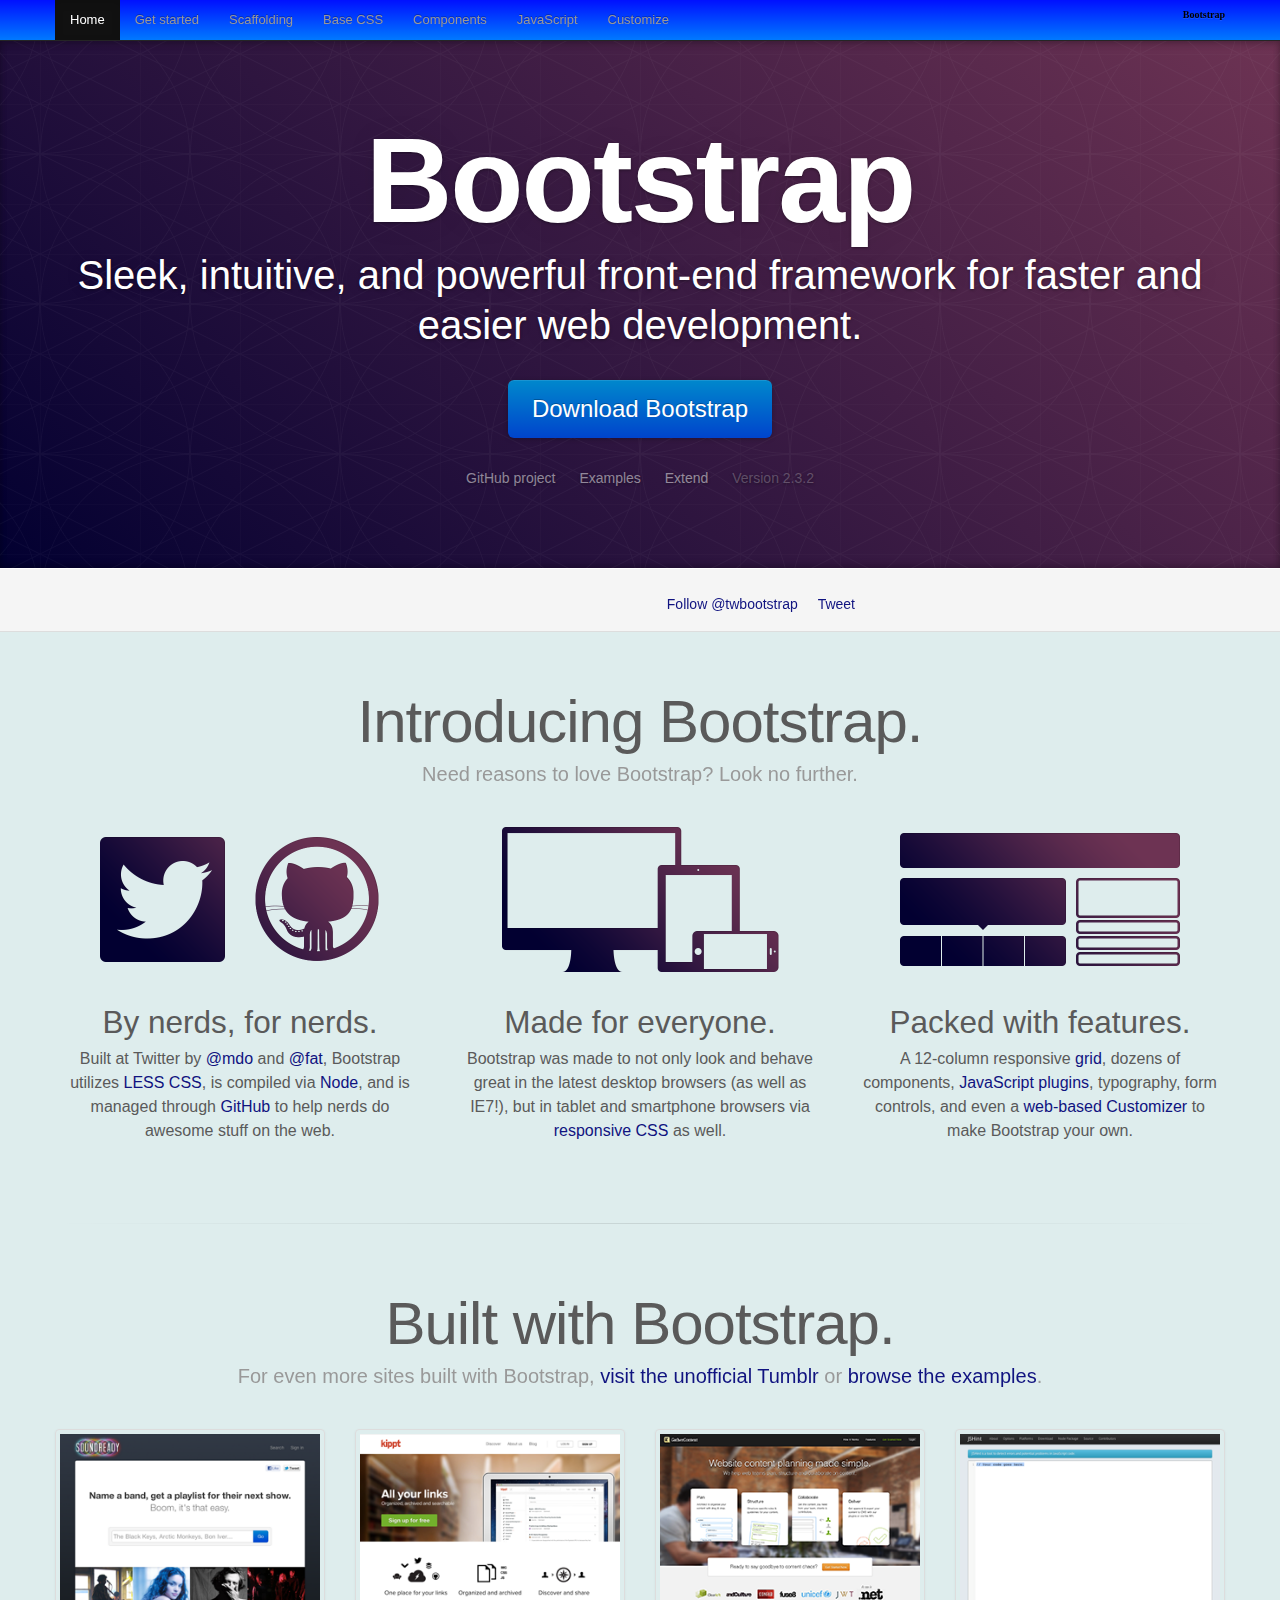
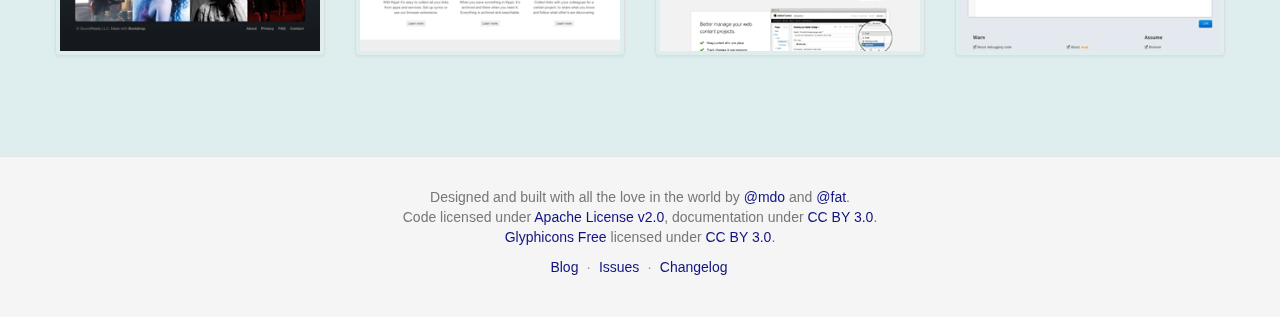
<file: promodominus/static/bootstrap/docs/index.html>
<!DOCTYPE html>
<html lang="en">
  <head>
    <meta charset="utf-8">
    <title>Bootstrap</title>
    <meta name="viewport" content="width=device-width, initial-scale=1.0">
    <meta name="description" content="">
    <meta name="author" content="">

    <!-- Le styles -->
    <link href="assets/css/bootstrap.css" rel="stylesheet">
    <link href="assets/css/bootstrap-responsive.css" rel="stylesheet">
    <link href="assets/css/docs.css" rel="stylesheet">
    <link href="assets/js/google-code-prettify/prettify.css" rel="stylesheet">

    <!-- Le HTML5 shim, for IE6-8 support of HTML5 elements -->
    <!--[if lt IE 9]>
      <script src="assets/js/html5shiv.js"></script>
    <![endif]-->

    <!-- Le fav and touch icons -->
    <link rel="apple-touch-icon-precomposed" sizes="144x144" href="assets/ico/apple-touch-icon-144-precomposed.png">
    <link rel="apple-touch-icon-precomposed" sizes="114x114" href="assets/ico/apple-touch-icon-114-precomposed.png">
      <link rel="apple-touch-icon-precomposed" sizes="72x72" href="assets/ico/apple-touch-icon-72-precomposed.png">
                    <link rel="apple-touch-icon-precomposed" href="assets/ico/apple-touch-icon-57-precomposed.png">
                                   <link rel="shortcut icon" href="assets/ico/favicon.png">

    <script type="text/javascript">
      var _gaq = _gaq || [];
      _gaq.push(['_setAccount', 'UA-146052-10']);
      _gaq.push(['_trackPageview']);
      (function() {
        var ga = document.createElement('script'); ga.type = 'text/javascript'; ga.async = true;
        ga.src = ('https:' == document.location.protocol ? 'https://ssl' : 'http://www') + '.google-analytics.com/ga.js';
        var s = document.getElementsByTagName('script')[0]; s.parentNode.insertBefore(ga, s);
      })();
    </script>
  </head>

  <body data-spy="scroll" data-target=".bs-docs-sidebar">

    <!-- Navbar
    ================================================== -->
    <div class="navbar navbar-inverse navbar-fixed-top">
      <div class="navbar-inner">
        <div class="container">
          <button type="button" class="btn btn-navbar" data-toggle="collapse" data-target=".nav-collapse">
            <span class="icon-bar"></span>
            <span class="icon-bar"></span>
            <span class="icon-bar"></span>
          </button>
          <a class="brand" href="./index.html">Bootstrap</a>
          <div class="nav-collapse collapse">
            <ul class="nav">
              <li class="active">
                <a href="./index.html">Home</a>
              </li>
              <li class="">
                <a href="./getting-started.html">Get started</a>
              </li>
              <li class="">
                <a href="./scaffolding.html">Scaffolding</a>
              </li>
              <li class="">
                <a href="./base-css.html">Base CSS</a>
              </li>
              <li class="">
                <a href="./components.html">Components</a>
              </li>
              <li class="">
                <a href="./javascript.html">JavaScript</a>
              </li>
              <li class="">
                <a href="./customize.html">Customize</a>
              </li>
            </ul>
          </div>
        </div>
      </div>
    </div>

<div class="jumbotron masthead">
  <div class="container">
    <h1>Bootstrap</h1>
    <p>Sleek, intuitive, and powerful front-end framework for faster and easier web development.</p>
    <p>
      <a href="assets/bootstrap.zip" class="btn btn-primary btn-large" onclick="_gaq.push(['_trackEvent', 'Jumbotron actions', 'Download', 'Download 2.3.2']);">Download Bootstrap</a>
    </p>
    <ul class="masthead-links">
      <li>
        <a href="http://github.com/twitter/bootstrap" onclick="_gaq.push(['_trackEvent', 'Jumbotron actions', 'Jumbotron links', 'GitHub project']);">GitHub project</a>
      </li>
      <li>
        <a href="./getting-started.html#examples" onclick="_gaq.push(['_trackEvent', 'Jumbotron actions', 'Jumbotron links', 'Examples']);">Examples</a>
      </li>
      <li>
        <a href="./extend.html" onclick="_gaq.push(['_trackEvent', 'Jumbotron actions', 'Jumbotron links', 'Extend']);">Extend</a>
      </li>
      <li>
        Version 2.3.2
      </li>
    </ul>
  </div>
</div>

<div class="bs-docs-social">
  <div class="container">
    <ul class="bs-docs-social-buttons">
      <li>
        <iframe class="github-btn" src="http://ghbtns.com/github-btn.html?user=twbs&repo=bootstrap&type=watch&count=true" allowtransparency="true" frameborder="0" scrolling="0" width="100px" height="20px"></iframe>
      </li>
      <li>
        <iframe class="github-btn" src="http://ghbtns.com/github-btn.html?user=twbs&repo=bootstrap&type=fork&count=true" allowtransparency="true" frameborder="0" scrolling="0" width="102px" height="20px"></iframe>
      </li>
      <li class="follow-btn">
        <a href="https://twitter.com/twbootstrap" class="twitter-follow-button" data-link-color="#0069D6" data-show-count="true">Follow @twbootstrap</a>
      </li>
      <li class="tweet-btn">
        <a href="https://twitter.com/share" class="twitter-share-button" data-url="http://twbs.github.com/bootstrap/" data-count="horizontal" data-via="twbootstrap" data-related="mdo:Creator of Twitter Bootstrap">Tweet</a>
      </li>
    </ul>
  </div>
</div>

<div class="container">

  <div class="marketing">

    <h1>Introducing Bootstrap.</h1>
    <p class="marketing-byline">Need reasons to love Bootstrap? Look no further.</p>

    <div class="row-fluid">
      <div class="span4">
        <img class="marketing-img" src="assets/img/bs-docs-twitter-github.png">
        <h2>By nerds, for nerds.</h2>
        <p>Built at Twitter by <a href="http://twitter.com/mdo">@mdo</a> and <a href="http://twitter.com/fat">@fat</a>, Bootstrap utilizes <a href="http://lesscss.org">LESS CSS</a>, is compiled via <a href="http://nodejs.org">Node</a>, and is managed through <a href="http://github.com">GitHub</a> to help nerds do awesome stuff on the web.</p>
      </div>
      <div class="span4">
        <img class="marketing-img" src="assets/img/bs-docs-responsive-illustrations.png">
        <h2>Made for everyone.</h2>
        <p>Bootstrap was made to not only look and behave great in the latest desktop browsers (as well as IE7!), but in tablet and smartphone browsers via <a href="./scaffolding.html#responsive">responsive CSS</a> as well.</p>
      </div>
      <div class="span4">
        <img class="marketing-img" src="assets/img/bs-docs-bootstrap-features.png">
        <h2>Packed with features.</h2>
        <p>A 12-column responsive <a href="./scaffolding.html#gridSystem">grid</a>, dozens of components, <a href="./javascript.html">JavaScript plugins</a>, typography, form controls, and even a <a href="./customize.html">web-based Customizer</a> to make Bootstrap your own.</p>
      </div>
    </div>

    <hr class="soften">

    <h1>Built with Bootstrap.</h1>
    <p class="marketing-byline">For even more sites built with Bootstrap, <a href="http://builtwithbootstrap.tumblr.com/" target="_blank">visit the unofficial Tumblr</a> or <a href="./getting-started.html#examples">browse the examples</a>.</p>
    <div class="row-fluid">
      <ul class="thumbnails example-sites">
        <li class="span3">
          <a class="thumbnail" href="http://soundready.fm/" target="_blank">
            <img src="assets/img/example-sites/soundready.png" alt="SoundReady.fm">
          </a>
        </li>
        <li class="span3">
          <a class="thumbnail" href="http://kippt.com/" target="_blank">
            <img src="assets/img/example-sites/kippt.png" alt="Kippt">
          </a>
        </li>
        <li class="span3">
          <a class="thumbnail" href="http://www.gathercontent.com/" target="_blank">
            <img src="assets/img/example-sites/gathercontent.png" alt="Gather Content">
          </a>
        </li>
        <li class="span3">
          <a class="thumbnail" href="http://www.jshint.com/" target="_blank">
            <img src="assets/img/example-sites/jshint.png" alt="JS Hint">
          </a>
        </li>
      </ul>
     </div>

  </div>

</div>



    <!-- Footer
    ================================================== -->
    <footer class="footer">
      <div class="container">
        <p>Designed and built with all the love in the world by <a href="http://twitter.com/mdo" target="_blank">@mdo</a> and <a href="http://twitter.com/fat" target="_blank">@fat</a>.</p>
        <p>Code licensed under <a href="http://www.apache.org/licenses/LICENSE-2.0" target="_blank">Apache License v2.0</a>, documentation under <a href="http://creativecommons.org/licenses/by/3.0/">CC BY 3.0</a>.</p>
        <p><a href="http://glyphicons.com">Glyphicons Free</a> licensed under <a href="http://creativecommons.org/licenses/by/3.0/">CC BY 3.0</a>.</p>
        <ul class="footer-links">
          <li><a href="http://blog.getbootstrap.com">Blog</a></li>
          <li class="muted">&middot;</li>
          <li><a href="https://github.com/twbs/bootstrap/issues?state=open">Issues</a></li>
          <li class="muted">&middot;</li>
          <li><a href="https://github.com/twbs/bootstrap/releases">Changelog</a></li>
        </ul>
      </div>
    </footer>



    <!-- Le javascript
    ================================================== -->
    <!-- Placed at the end of the document so the pages load faster -->
    <script type="text/javascript" src="http://platform.twitter.com/widgets.js"></script>
    <script src="assets/js/jquery.js"></script>
    <script src="assets/js/bootstrap-transition.js"></script>
    <script src="assets/js/bootstrap-alert.js"></script>
    <script src="assets/js/bootstrap-modal.js"></script>
    <script src="assets/js/bootstrap-dropdown.js"></script>
    <script src="assets/js/bootstrap-scrollspy.js"></script>
    <script src="assets/js/bootstrap-tab.js"></script>
    <script src="assets/js/bootstrap-tooltip.js"></script>
    <script src="assets/js/bootstrap-popover.js"></script>
    <script src="assets/js/bootstrap-button.js"></script>
    <script src="assets/js/bootstrap-collapse.js"></script>
    <script src="assets/js/bootstrap-carousel.js"></script>
    <script src="assets/js/bootstrap-typeahead.js"></script>
    <script src="assets/js/bootstrap-affix.js"></script>

    <script src="assets/js/holder/holder.js"></script>
    <script src="assets/js/google-code-prettify/prettify.js"></script>

    <script src="assets/js/application.js"></script>


    <!-- Analytics
    ================================================== -->
    <script>
      var _gauges = _gauges || [];
      (function() {
        var t   = document.createElement('script');
        t.type  = 'text/javascript';
        t.async = true;
        t.id    = 'gauges-tracker';
        t.setAttribute('data-site-id', '4f0dc9fef5a1f55508000013');
        t.src = '//secure.gaug.es/track.js';
        var s = document.getElementsByTagName('script')[0];
        s.parentNode.insertBefore(t, s);
      })();
    </script>

  </body>
</html>
</file>
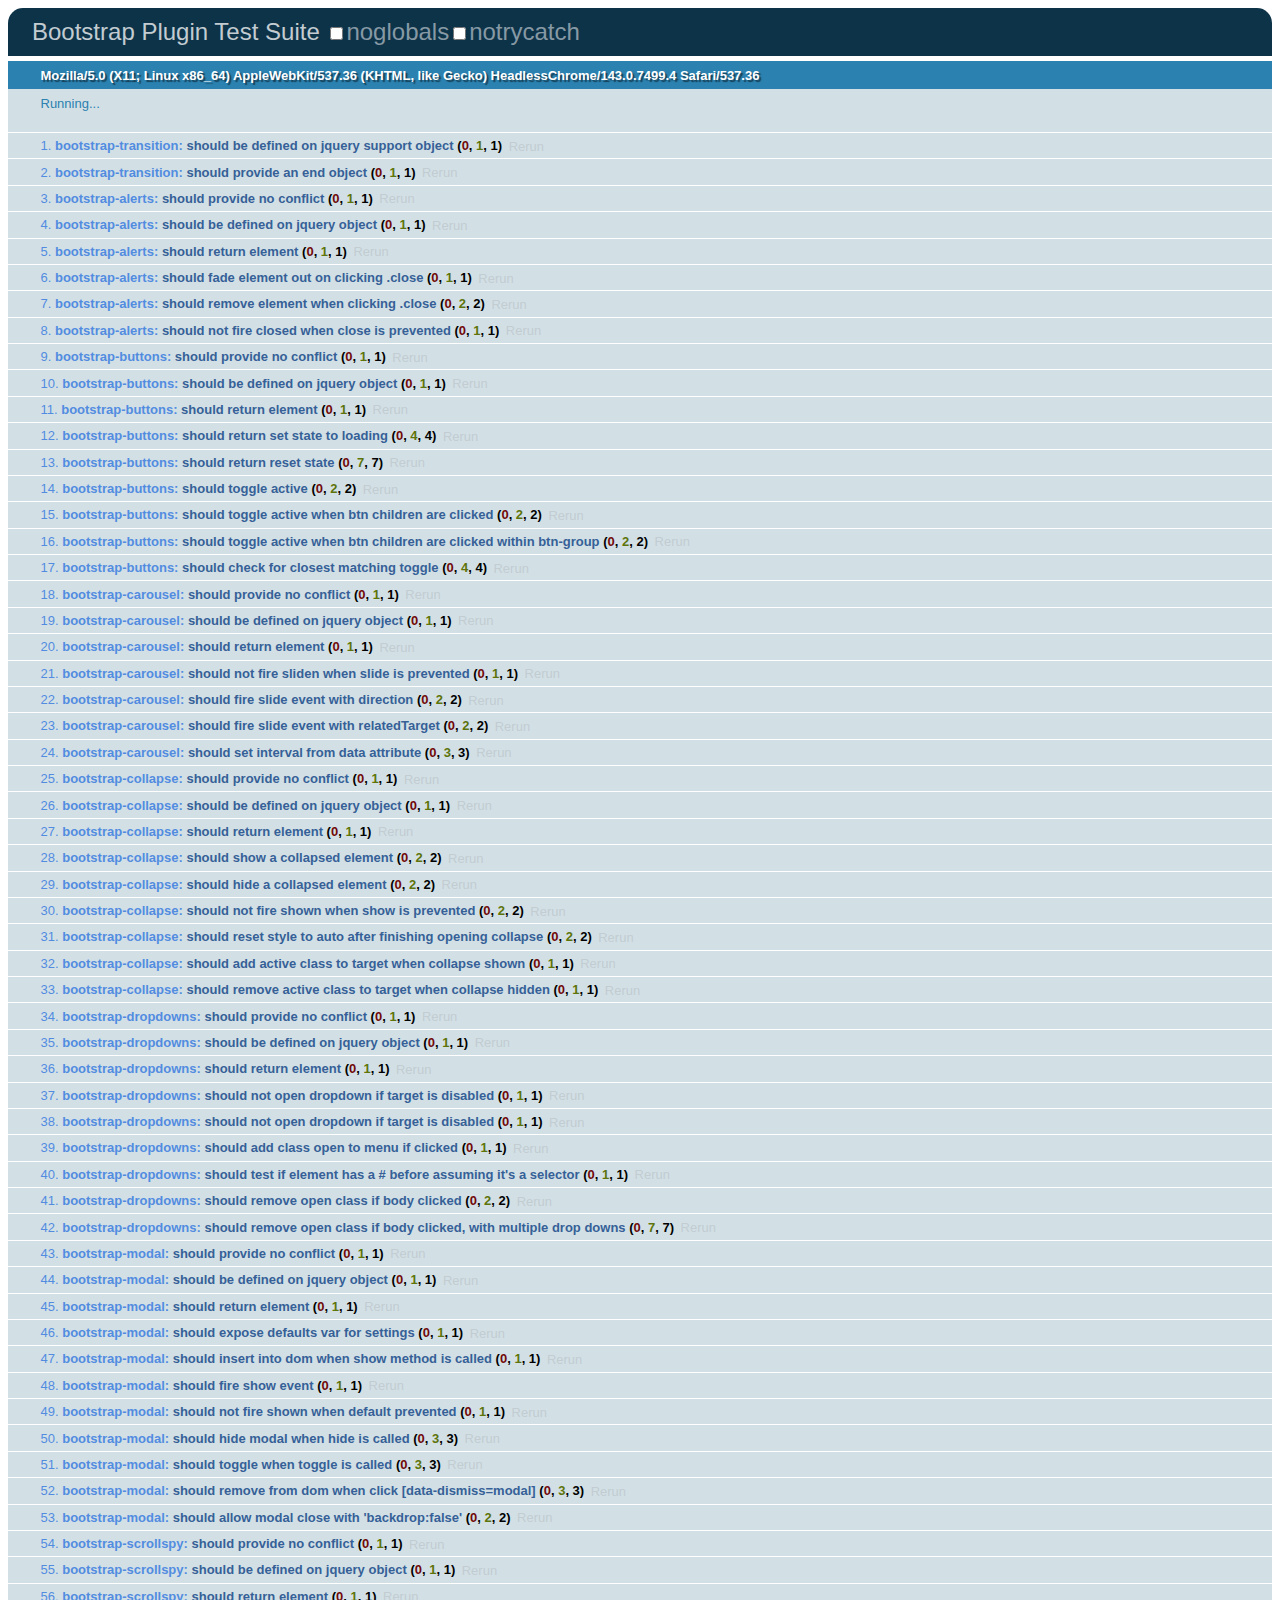
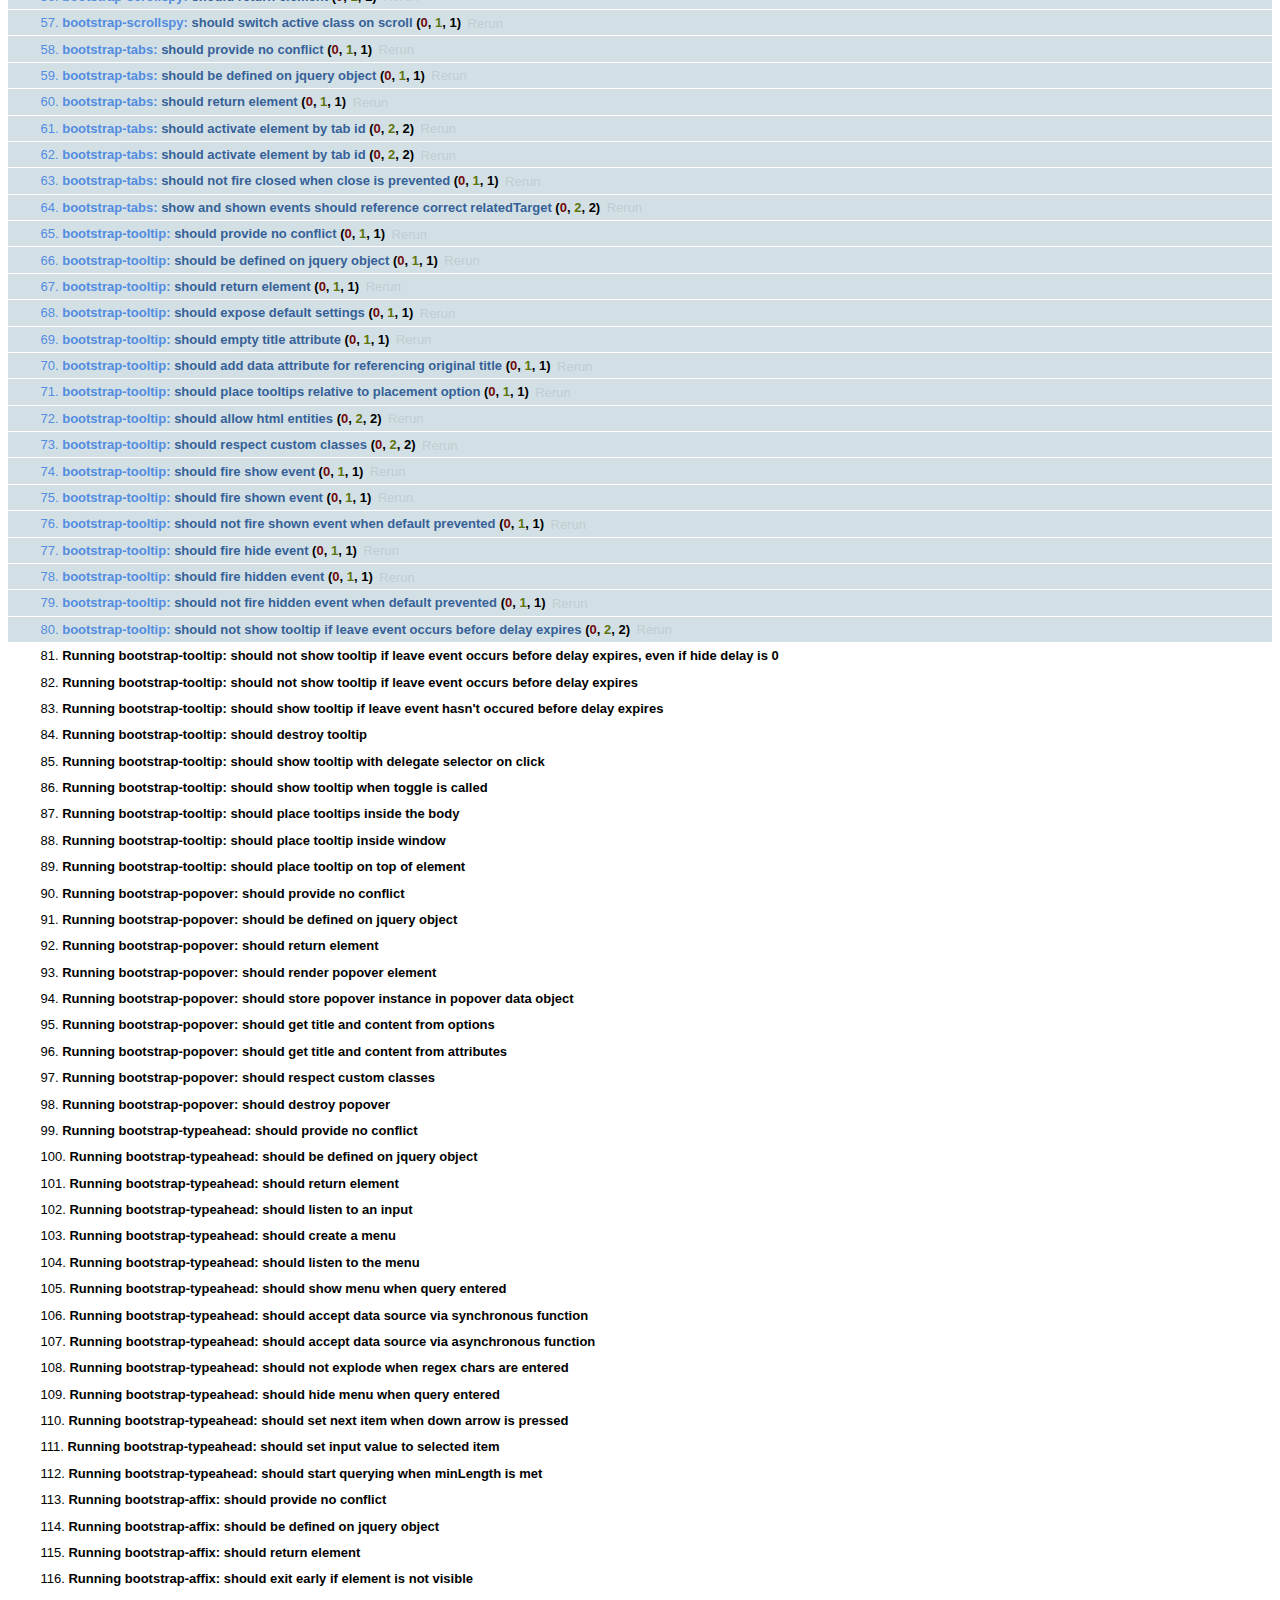
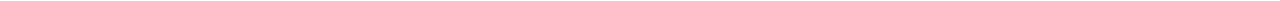
<file: promodominus/static/bootstrap/js/tests/index.html>
<!DOCTYPE HTML>
<html>
<head>
  <title>Bootstrap Plugin Test Suite</title>

  <!-- jquery -->
  <!--<script src="http://code.jquery.com/jquery-1.7.min.js"></script>-->
  <script src="vendor/jquery.js"></script>

  <!-- qunit -->
  <link rel="stylesheet" href="vendor/qunit.css" type="text/css" media="screen" />
  <script src="vendor/qunit.js"></script>

  <!-- phantomjs logging script-->
  <script src="unit/bootstrap-phantom.js"></script>

  <!--  plugin sources -->
  <script src="../../js/bootstrap-transition.js"></script>
  <script src="../../js/bootstrap-alert.js"></script>
  <script src="../../js/bootstrap-button.js"></script>
  <script src="../../js/bootstrap-carousel.js"></script>
  <script src="../../js/bootstrap-collapse.js"></script>
  <script src="../../js/bootstrap-dropdown.js"></script>
  <script src="../../js/bootstrap-modal.js"></script>
  <script src="../../js/bootstrap-scrollspy.js"></script>
  <script src="../../js/bootstrap-tab.js"></script>
  <script src="../../js/bootstrap-tooltip.js"></script>
  <script src="../../js/bootstrap-popover.js"></script>
  <script src="../../js/bootstrap-typeahead.js"></script>
  <script src="../../js/bootstrap-affix.js"></script>

  <!-- unit tests -->
  <script src="unit/bootstrap-transition.js"></script>
  <script src="unit/bootstrap-alert.js"></script>
  <script src="unit/bootstrap-button.js"></script>
  <script src="unit/bootstrap-carousel.js"></script>
  <script src="unit/bootstrap-collapse.js"></script>
  <script src="unit/bootstrap-dropdown.js"></script>
  <script src="unit/bootstrap-modal.js"></script>
  <script src="unit/bootstrap-scrollspy.js"></script>
  <script src="unit/bootstrap-tab.js"></script>
  <script src="unit/bootstrap-tooltip.js"></script>
  <script src="unit/bootstrap-popover.js"></script>
  <script src="unit/bootstrap-typeahead.js"></script>
  <script src="unit/bootstrap-affix.js"></script>
</head>
<body>
  <div>
    <h1 id="qunit-header">Bootstrap Plugin Test Suite</h1>
    <h2 id="qunit-banner"></h2>
    <h2 id="qunit-userAgent"></h2>
    <ol id="qunit-tests"></ol>
    <div id="qunit-fixture"></div>
  </div>
</body>
</html>
</file>
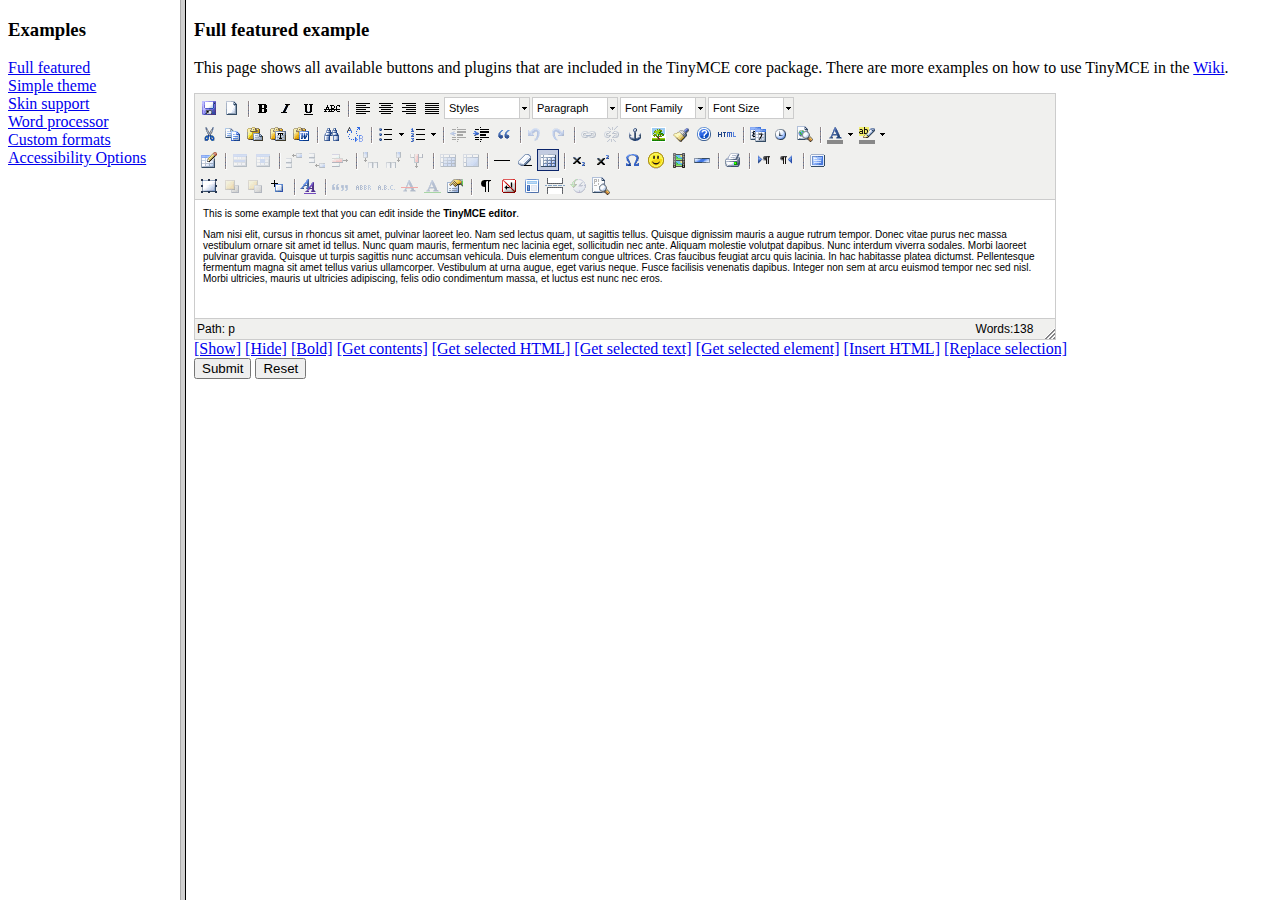
<file: promodominus/static/grappelli/tinymce/examples/index.html>
<!DOCTYPE HTML PUBLIC "-//W3C//DTD HTML 4.01 Frameset//EN" "http://www.w3.org/TR/html4/frameset.dtd">
<html>
<head>
	<title>TinyMCE examples</title>
</head>
<frameset cols="180,80%">
	<frame src="menu.html" name="menu" />
	<frame src="full.html" name="main" />
</frameset>
</html>
</file>
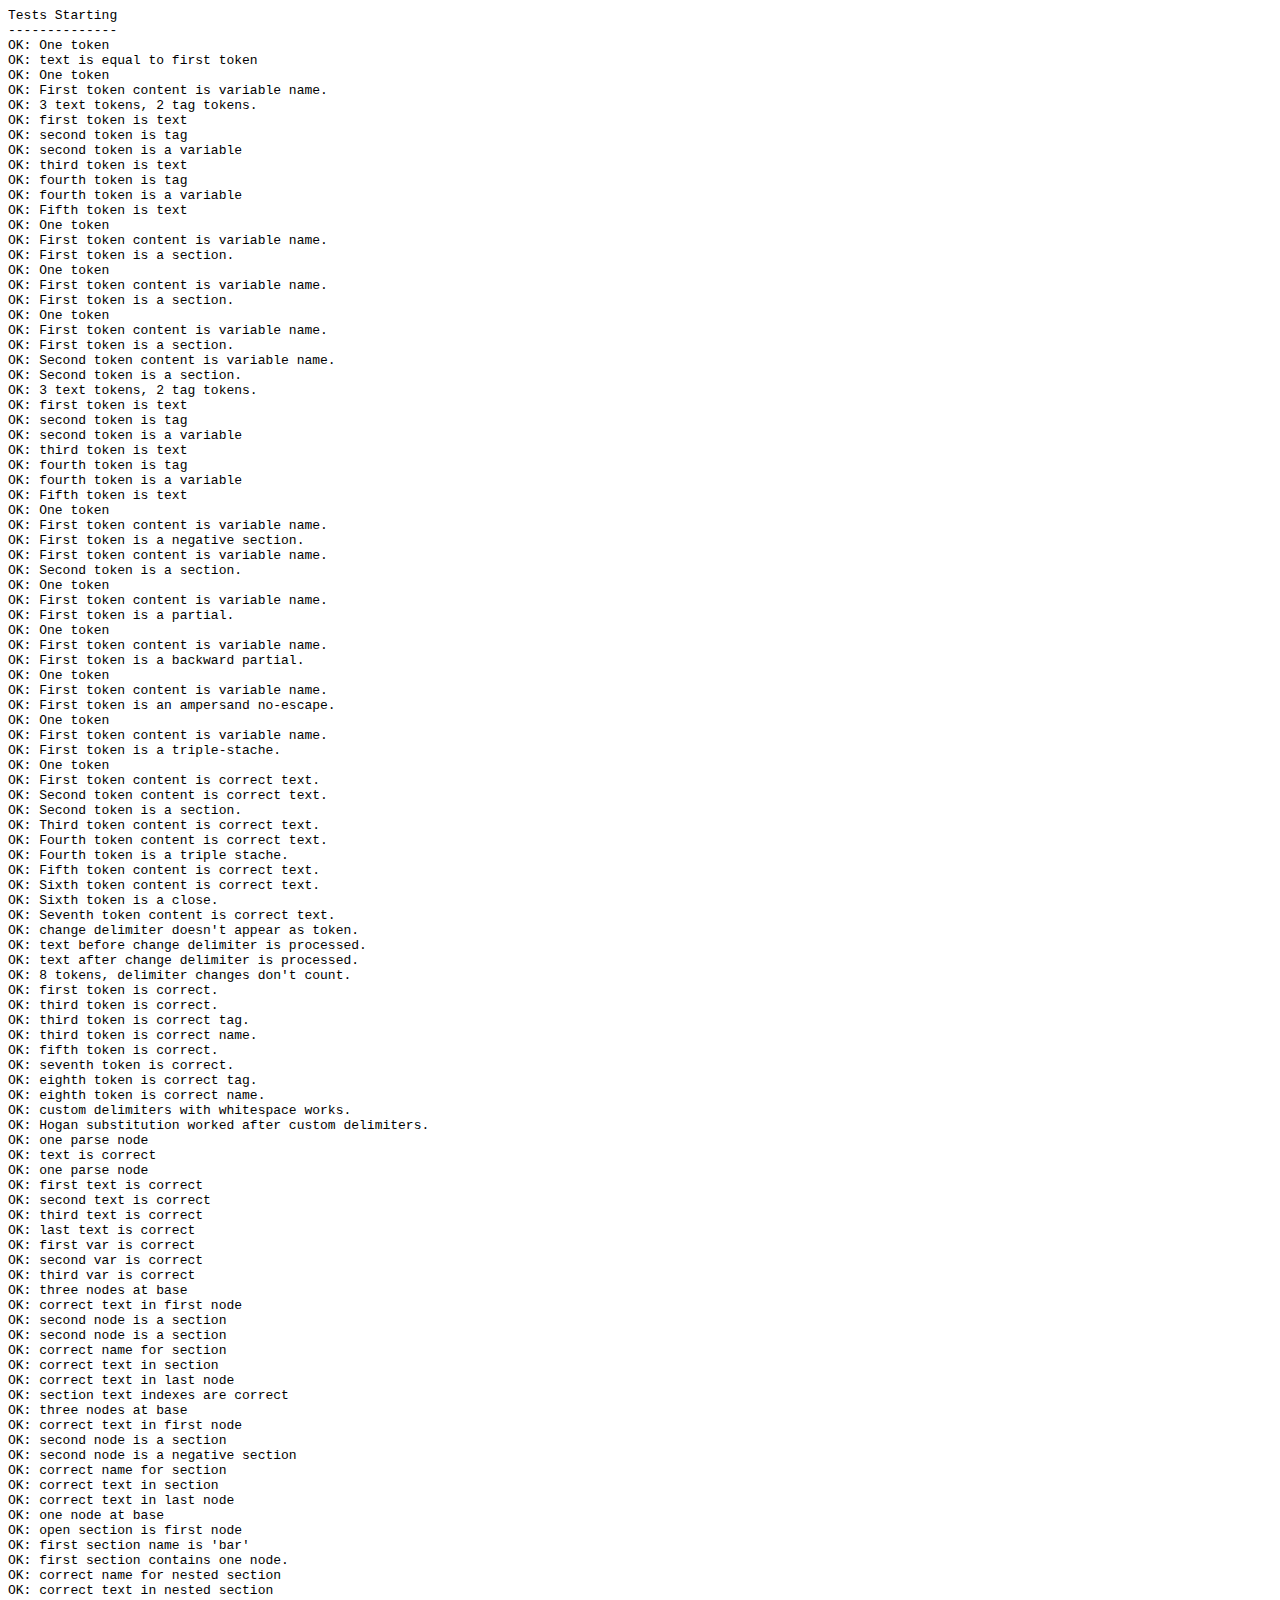
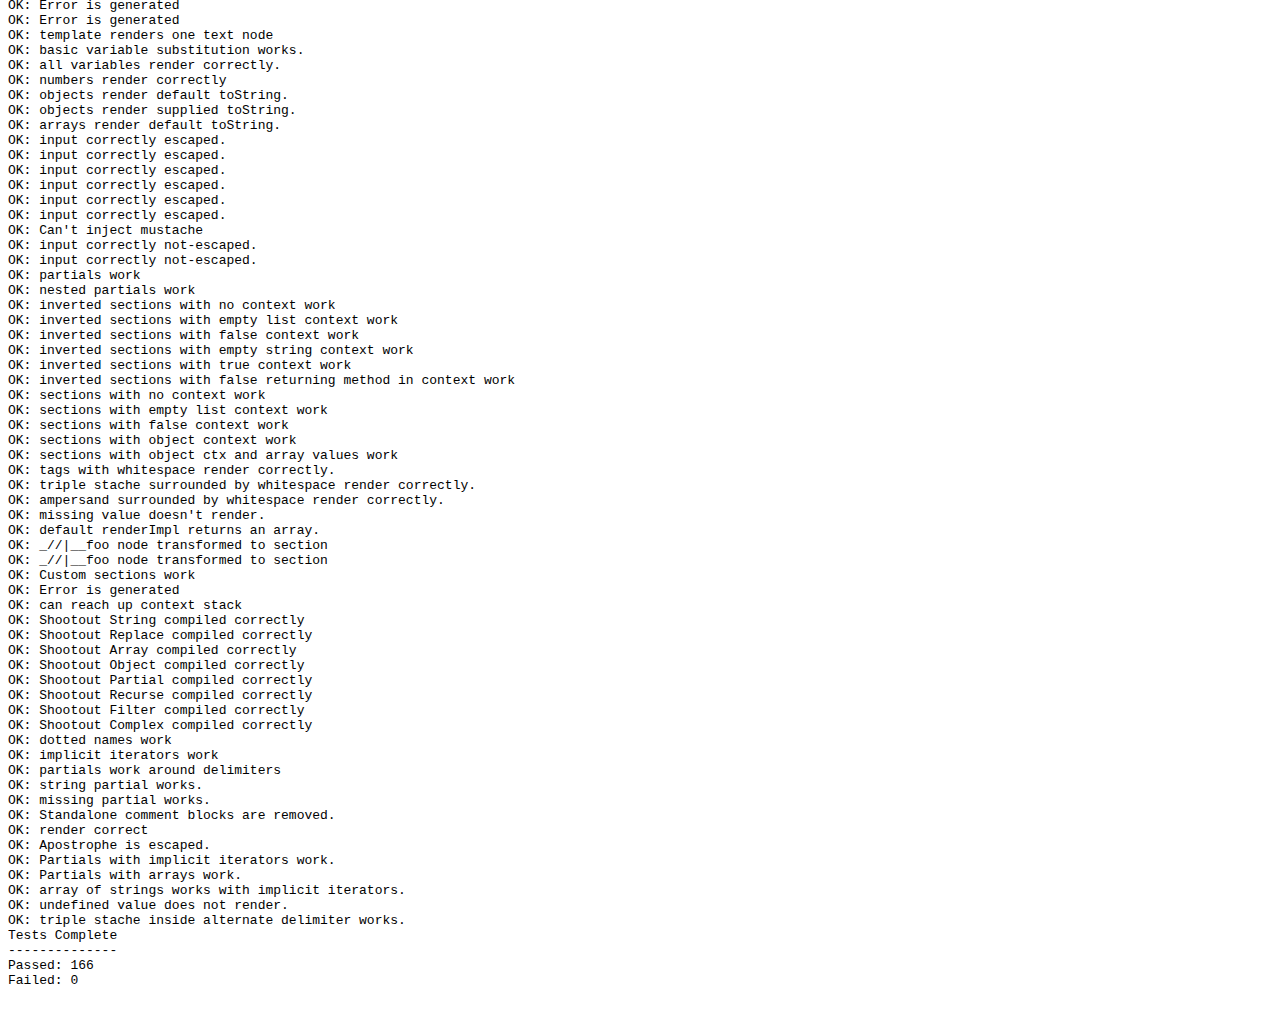
<file: promodominus/static/bootstrap/docs/build/node_modules/hogan.js/test/index.html>
<html>
<head>
	<title>test</title>
	<script src="https://raw.github.com/douglascrockford/JSON-js/master/json2.js"></script>
</head>
<body>
  <code id="console"></code>
  <script>var Hogan = {};</script>
  <script src="../lib/template.js"></script>
  <script src="../lib/compiler.js"></script>
  <script src="./index.js"></script>
</body>
</html>
</file>
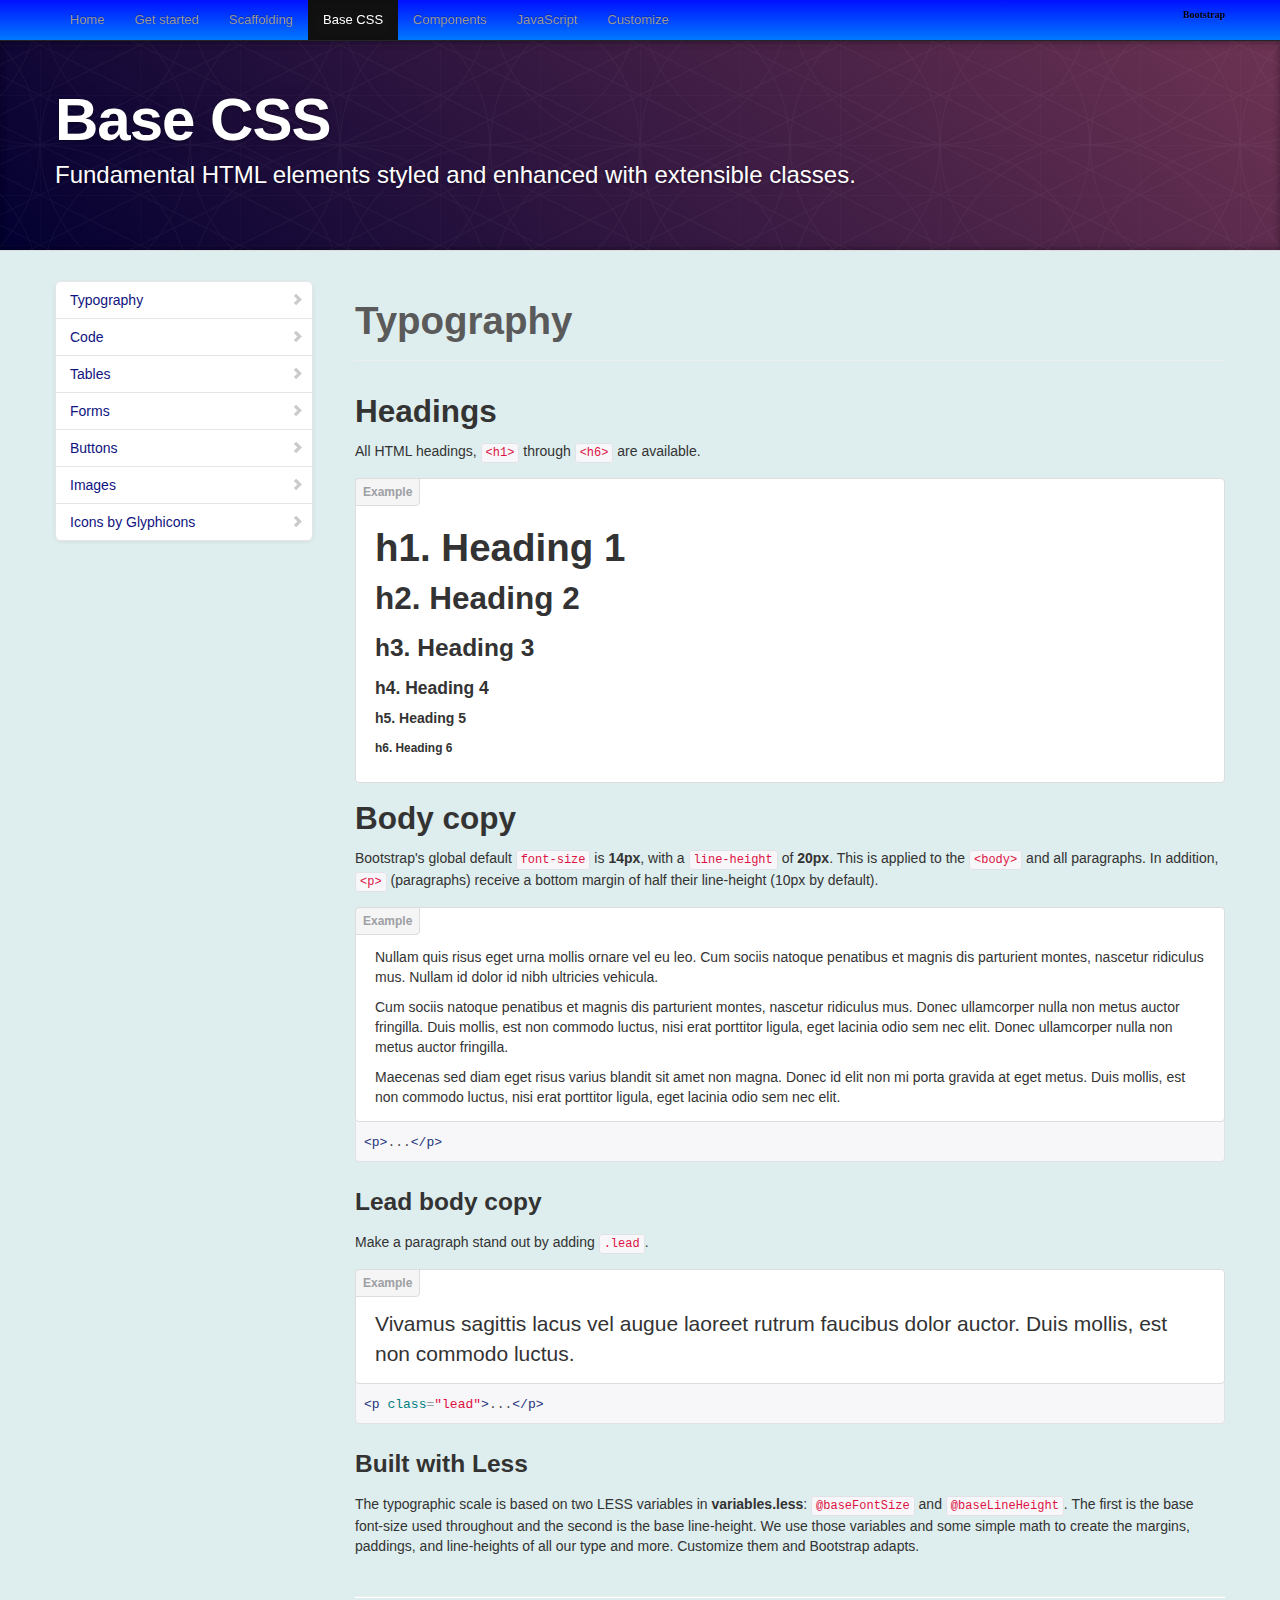
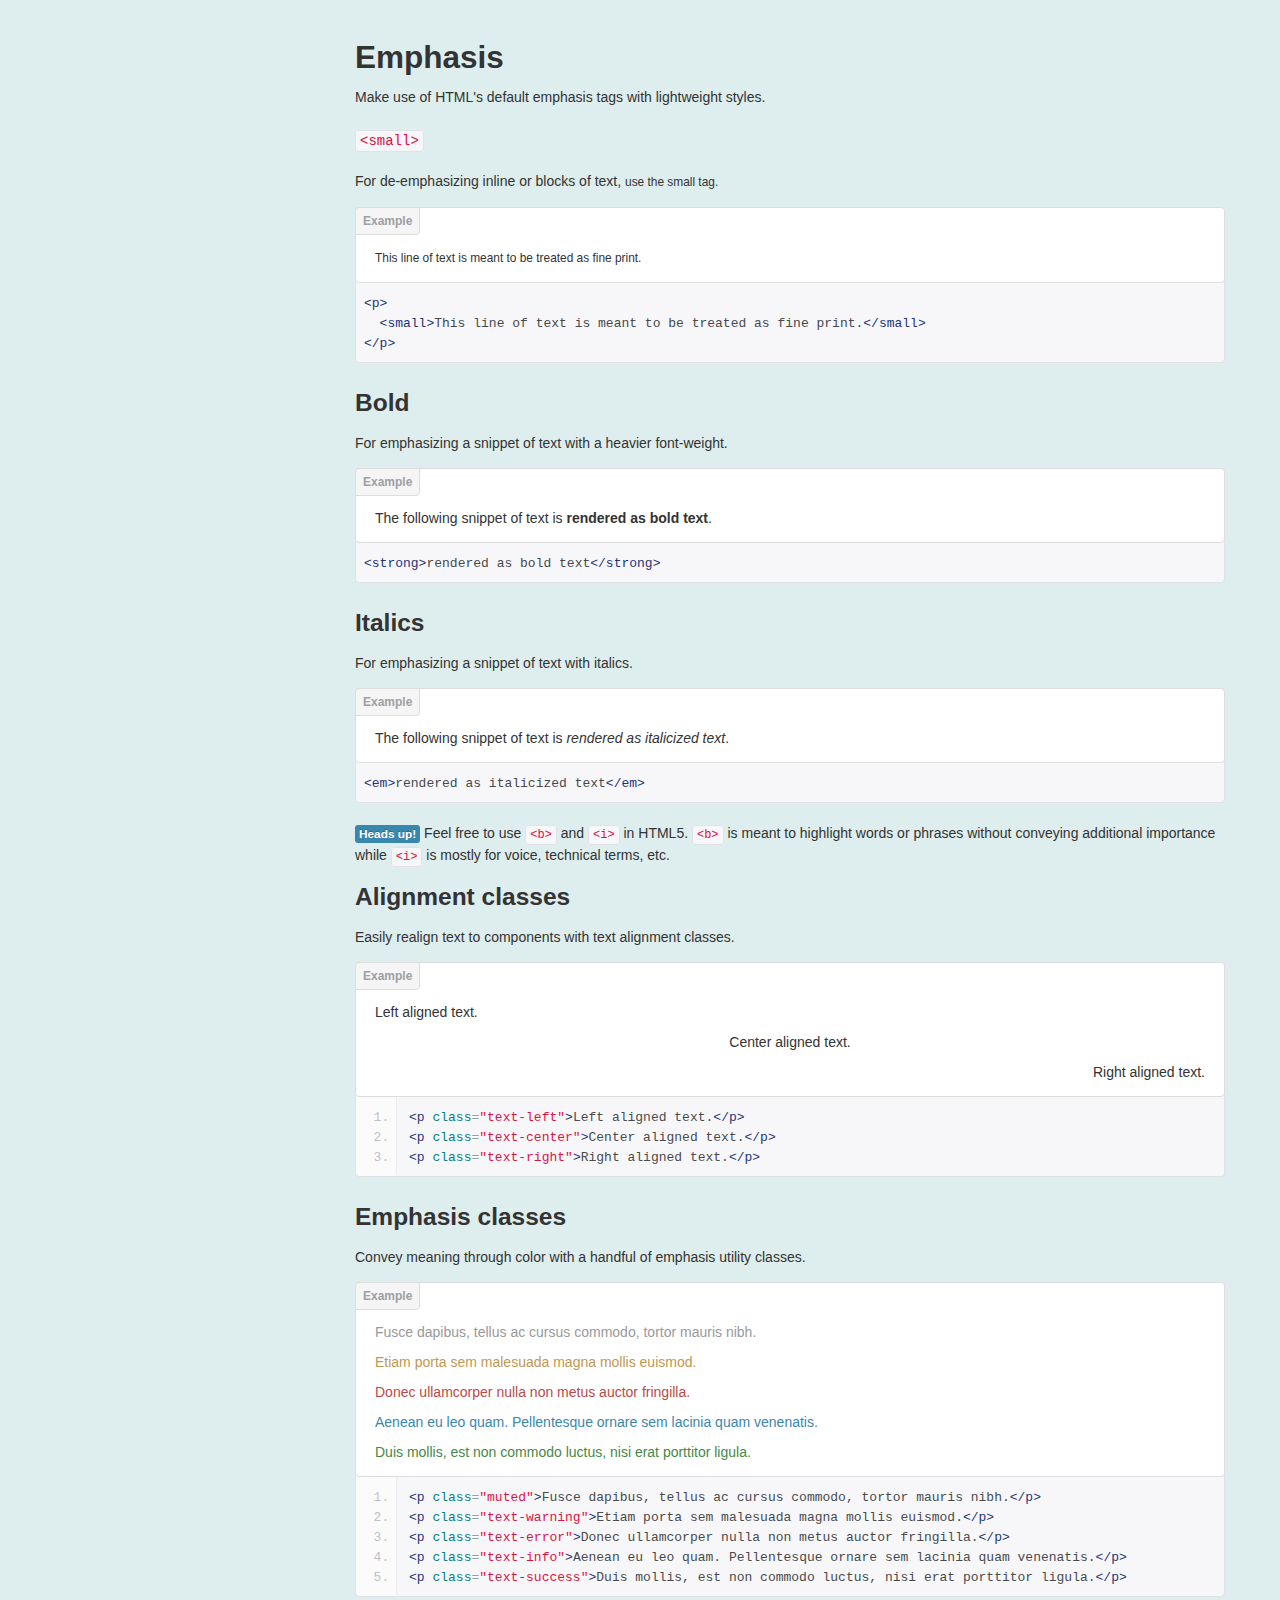
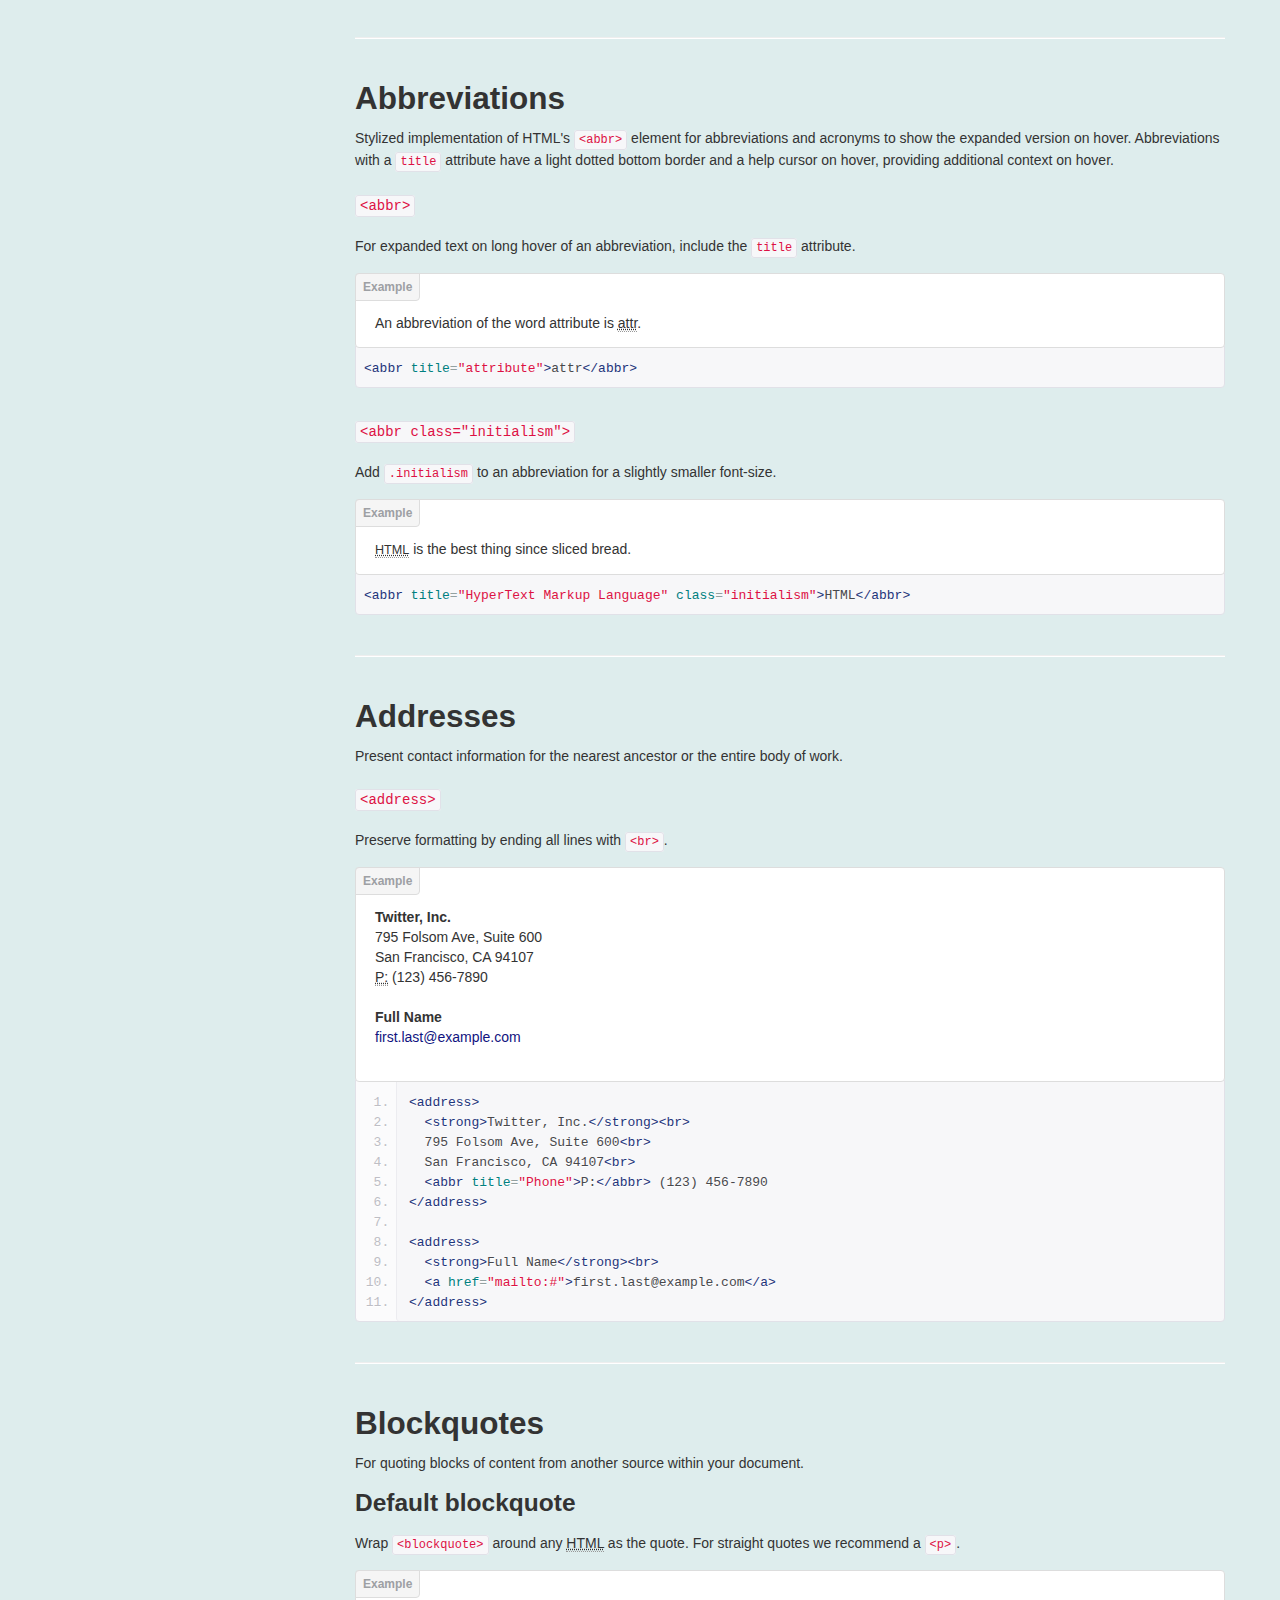
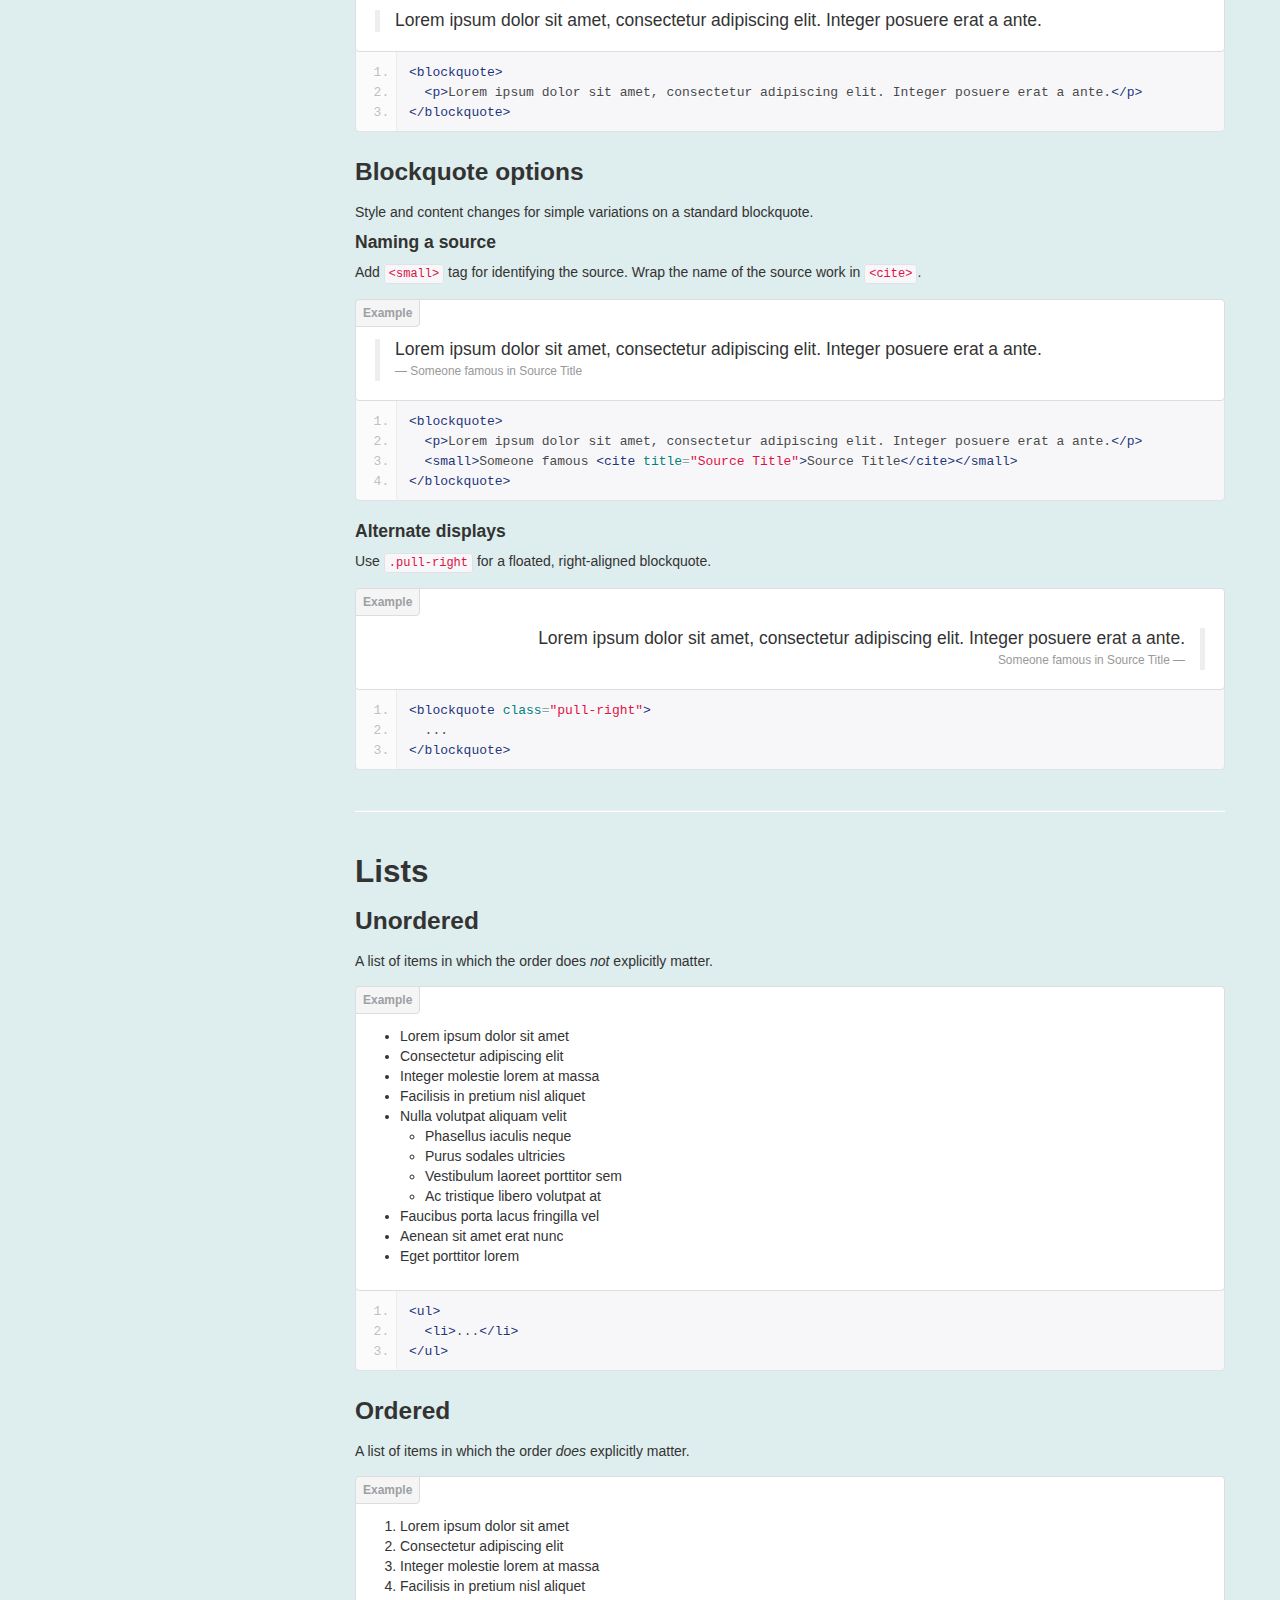
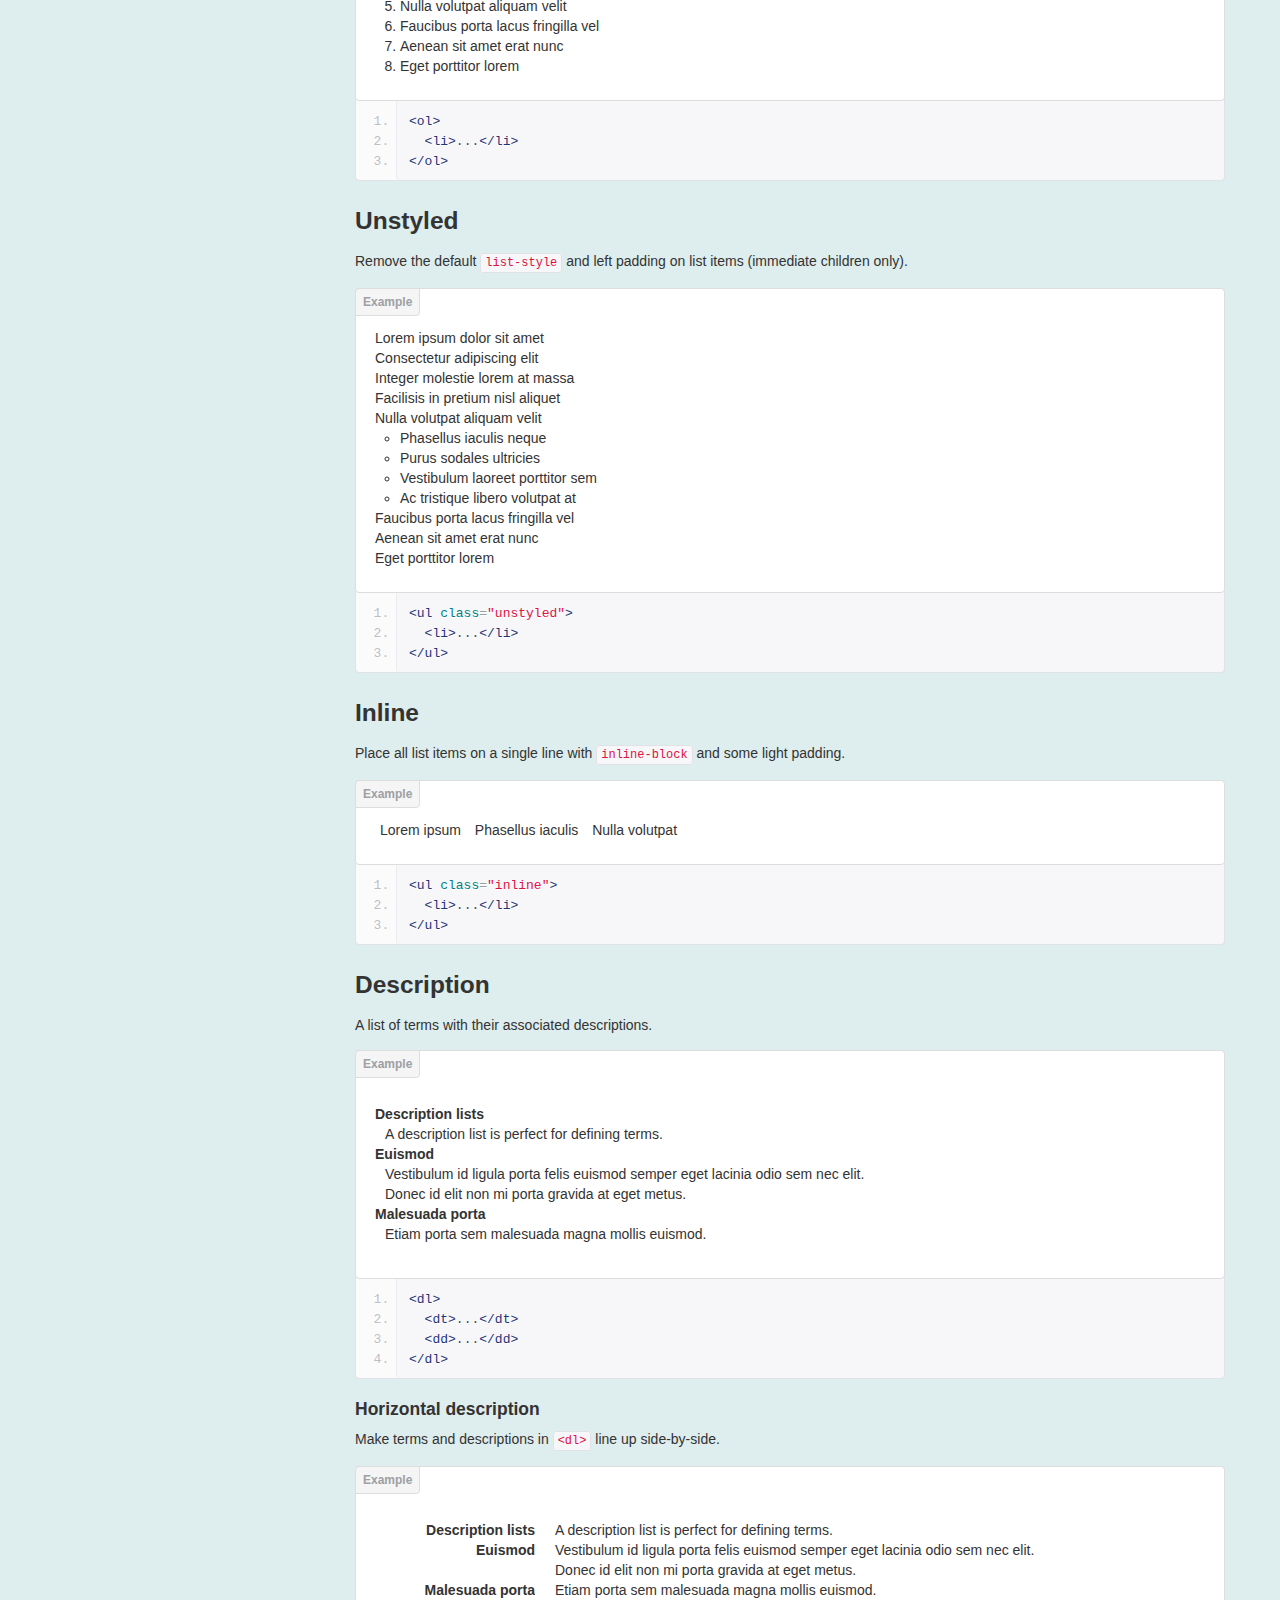
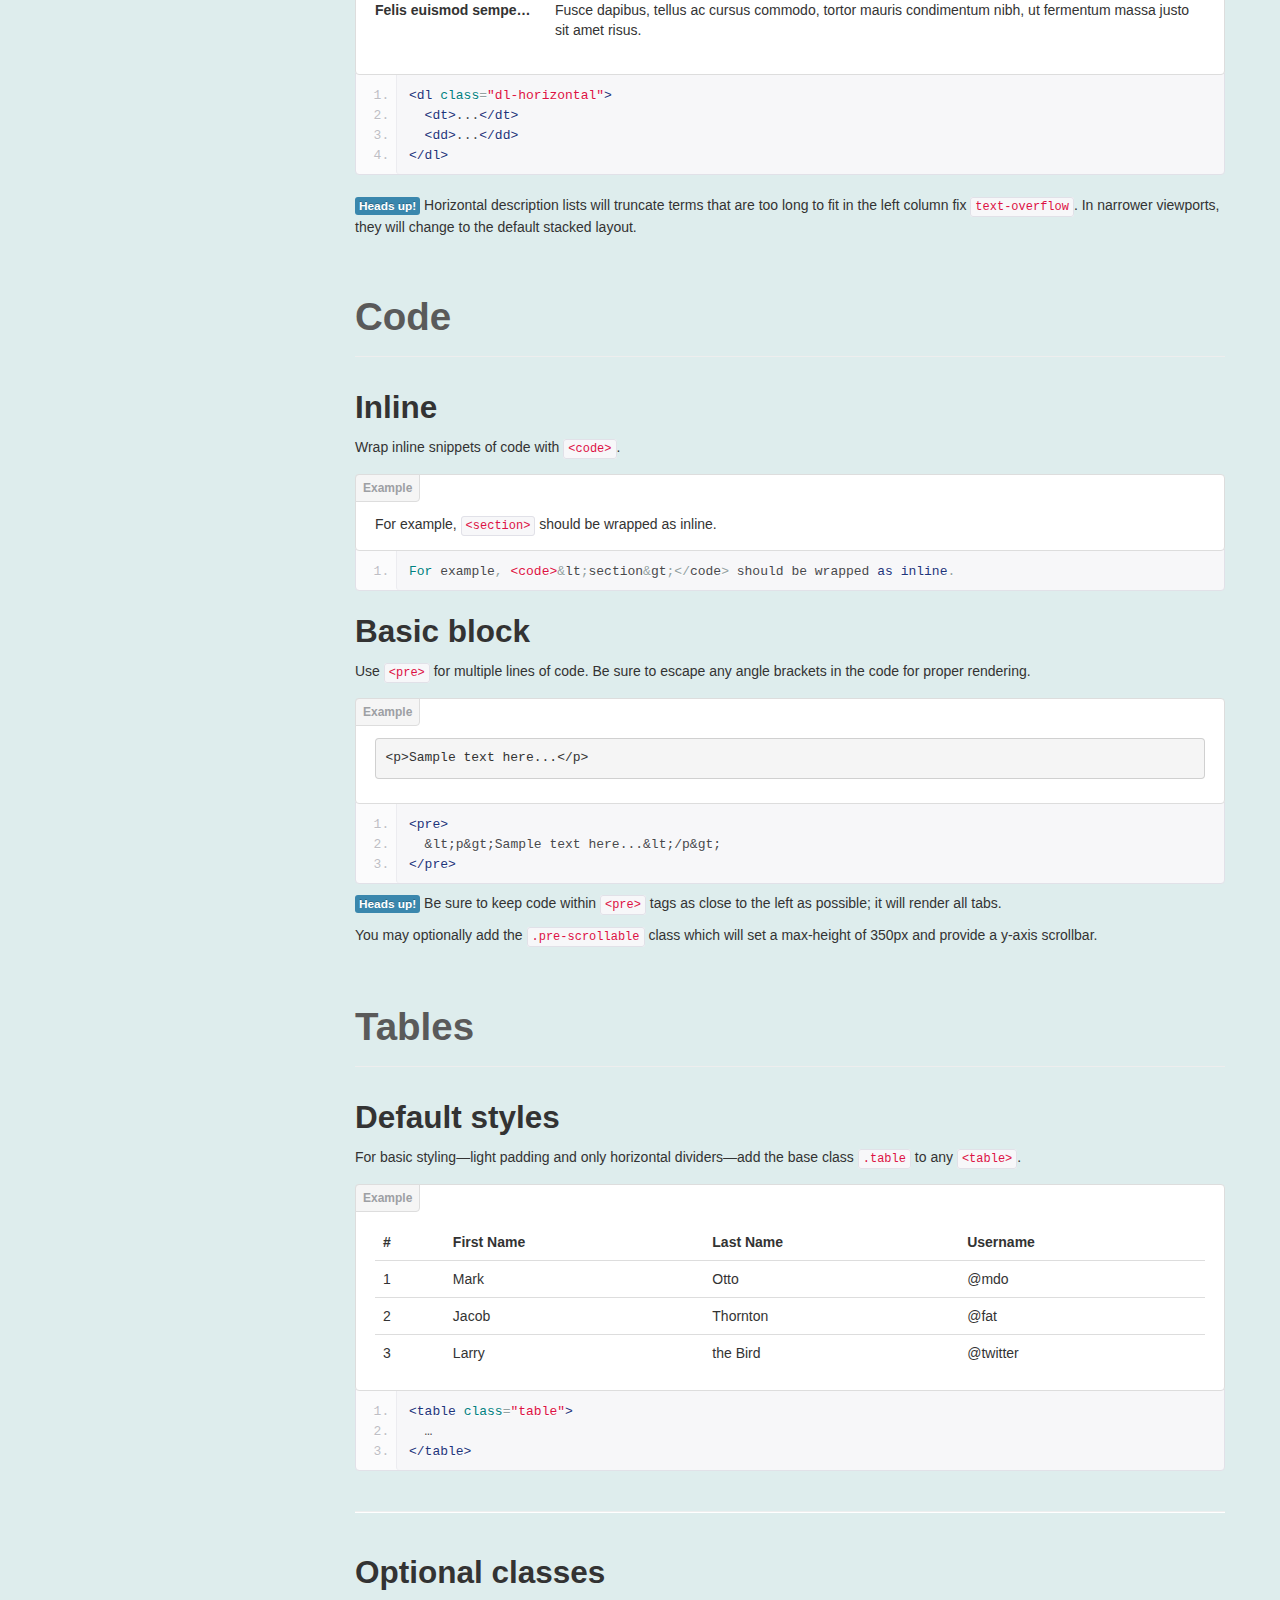
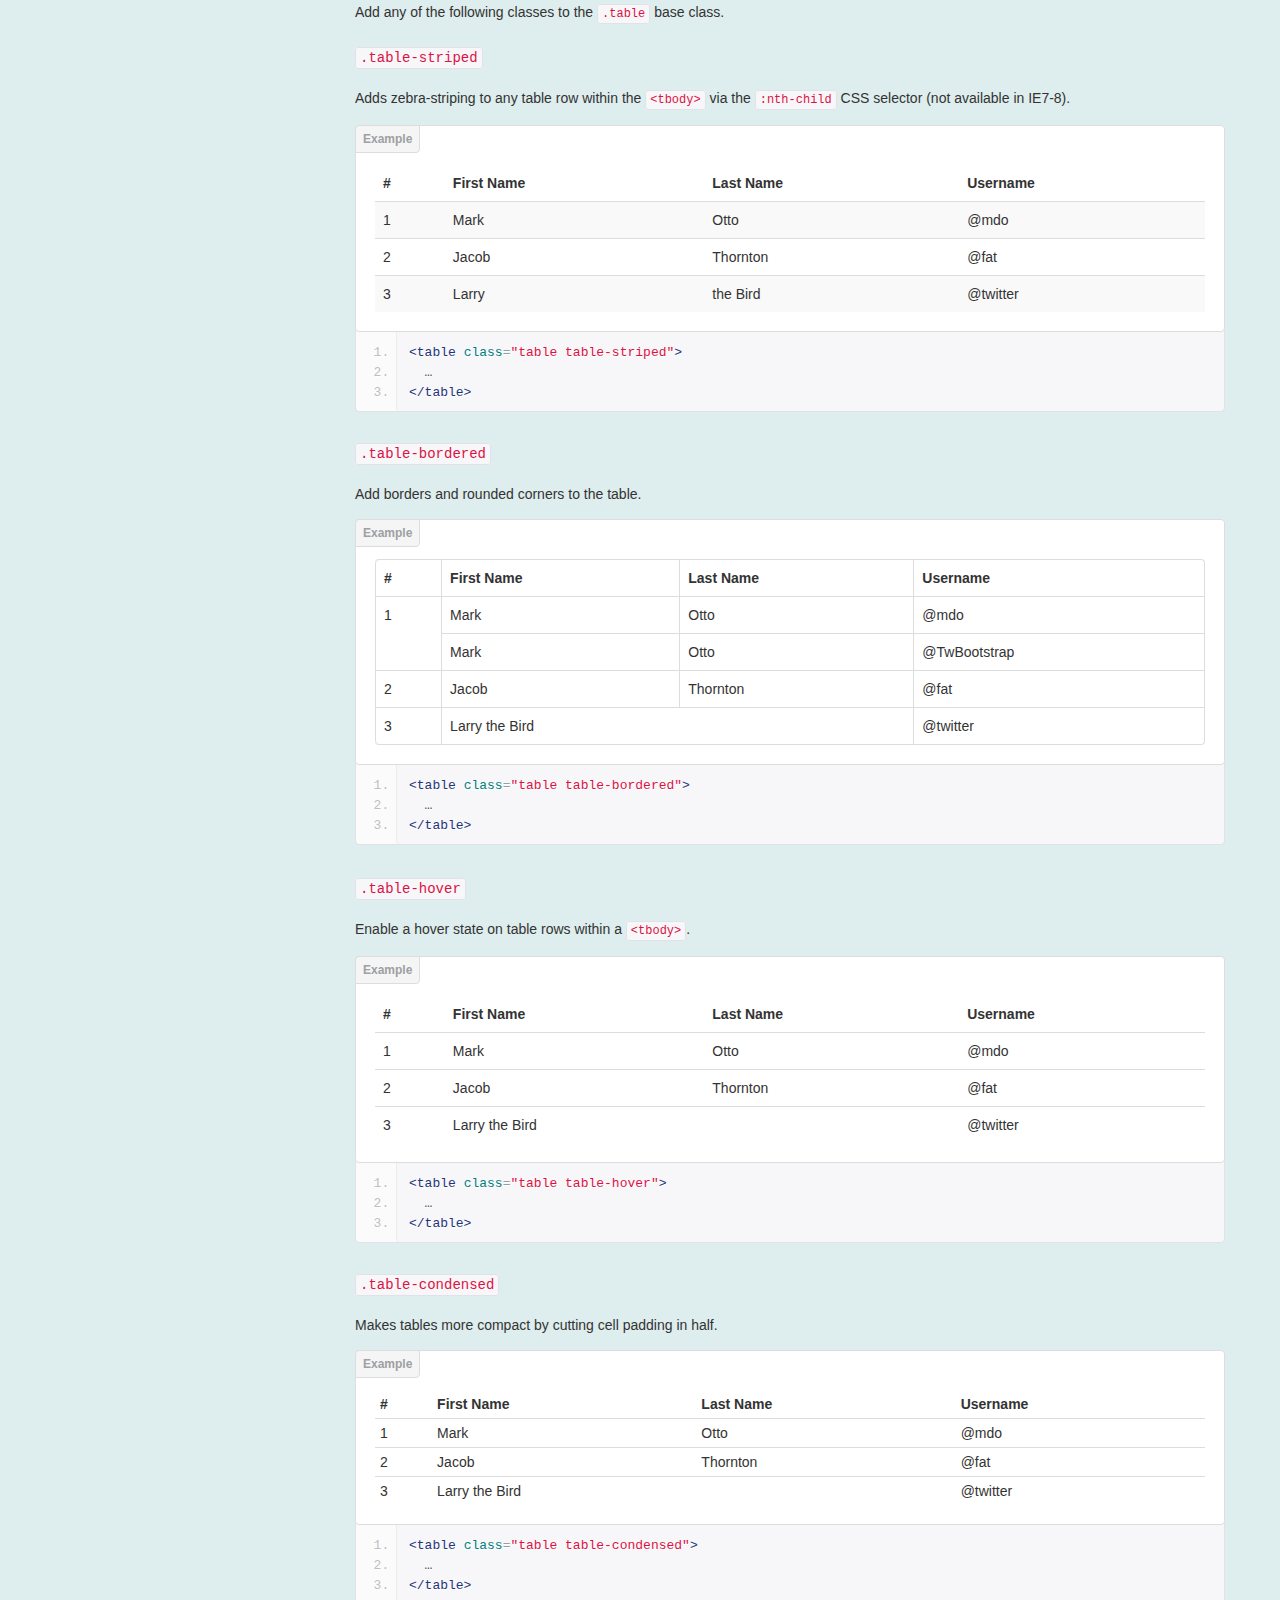
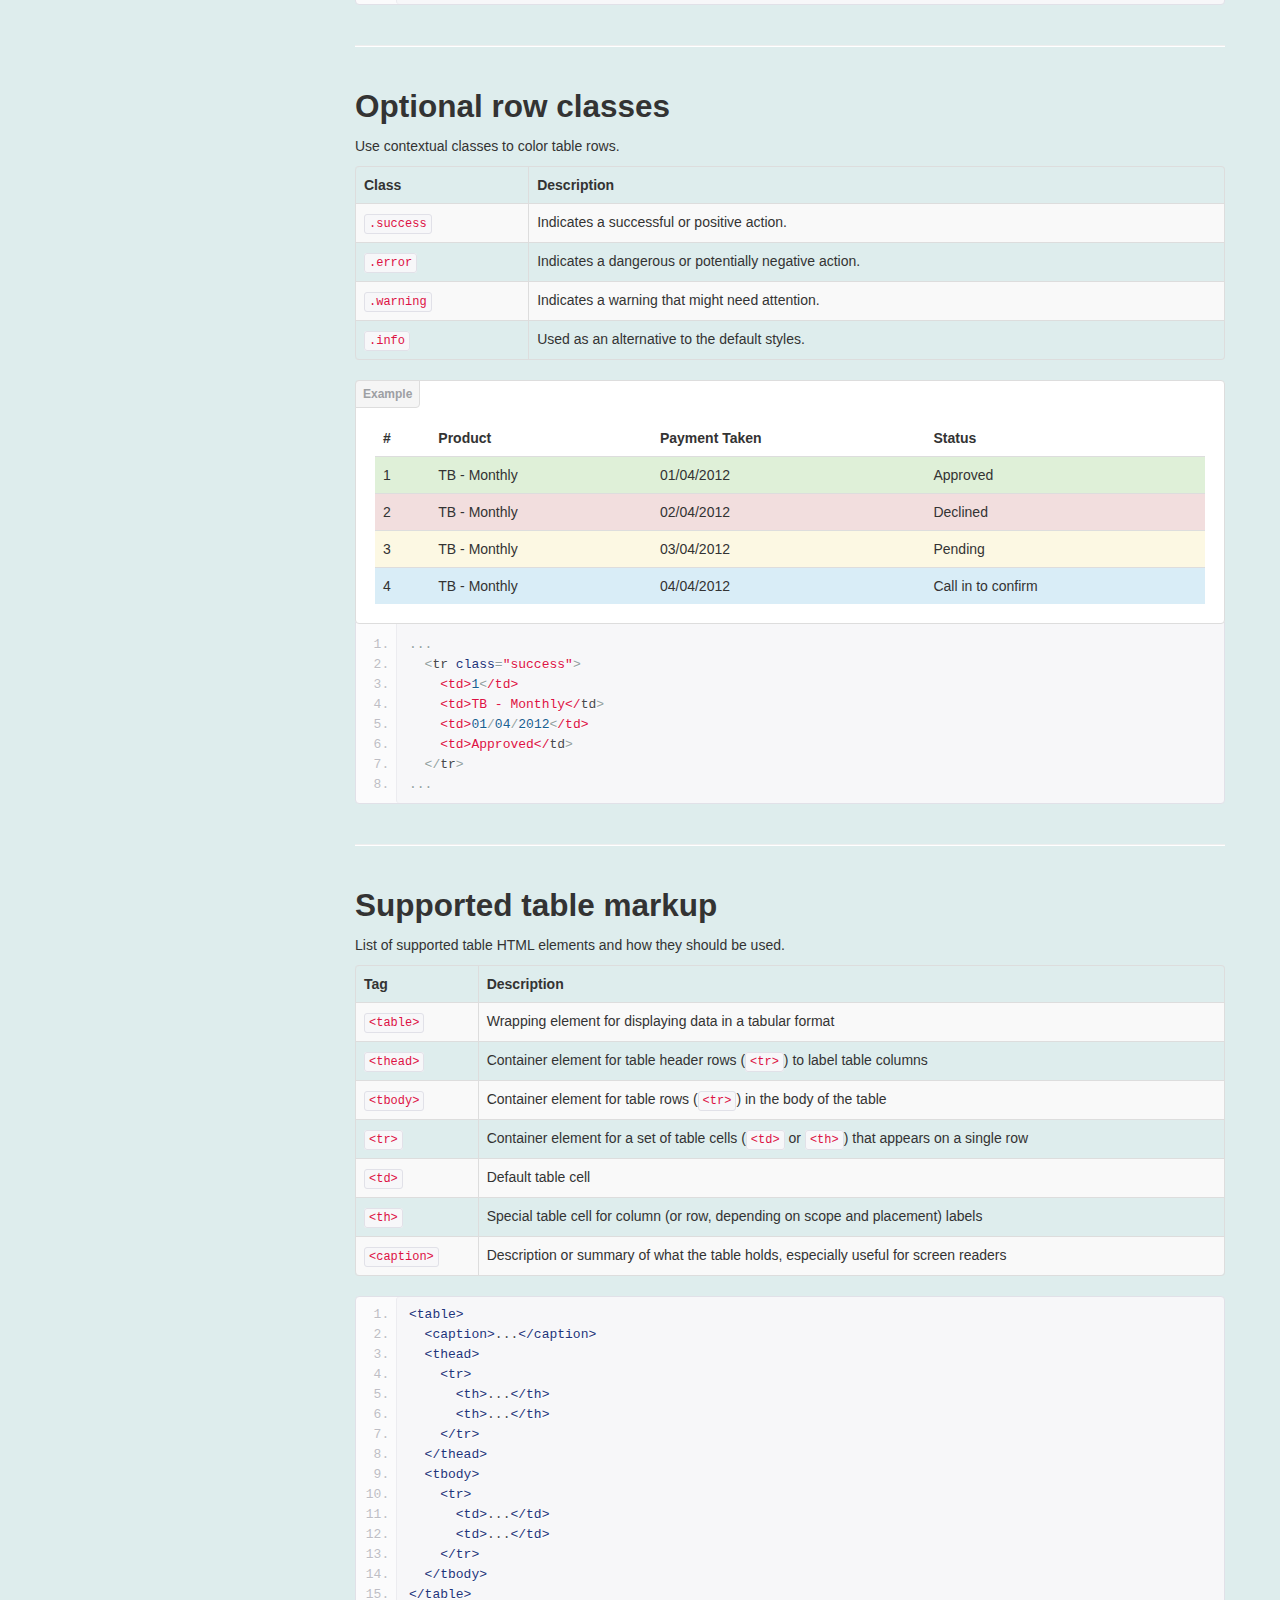
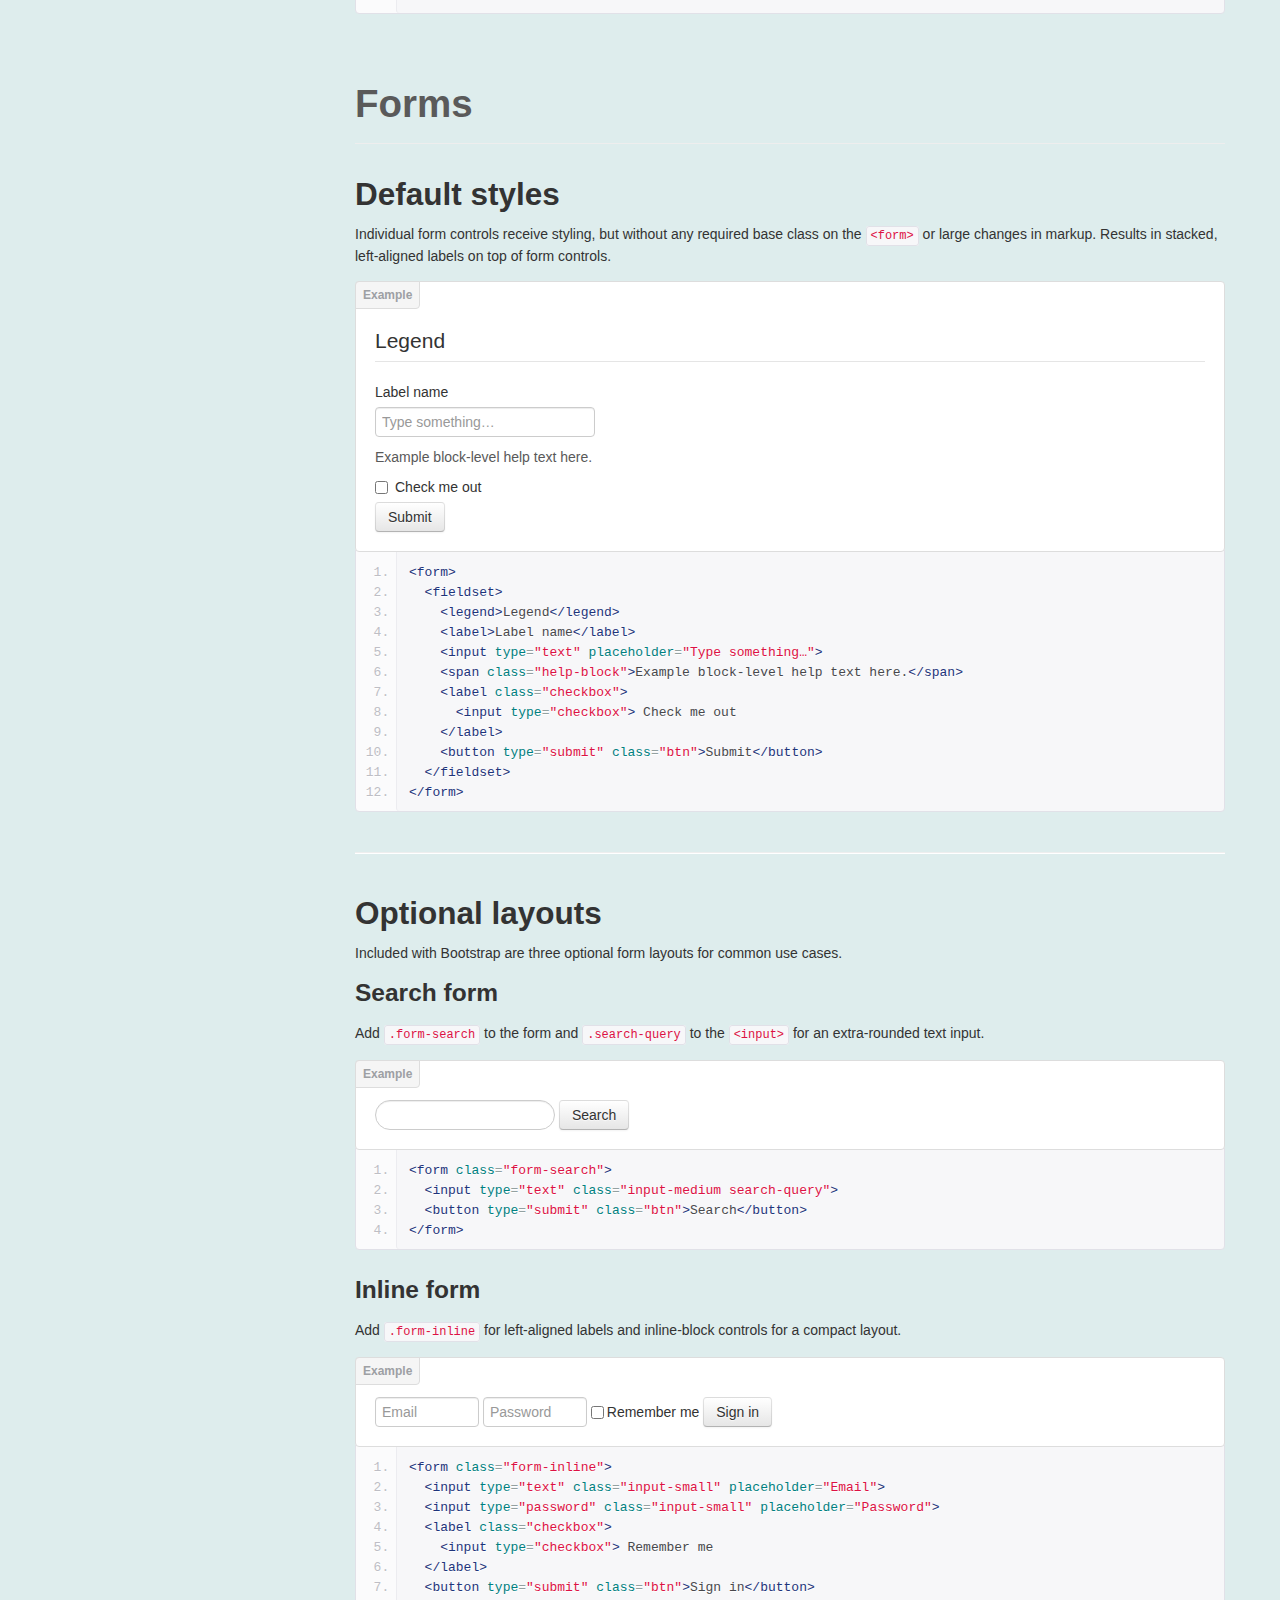
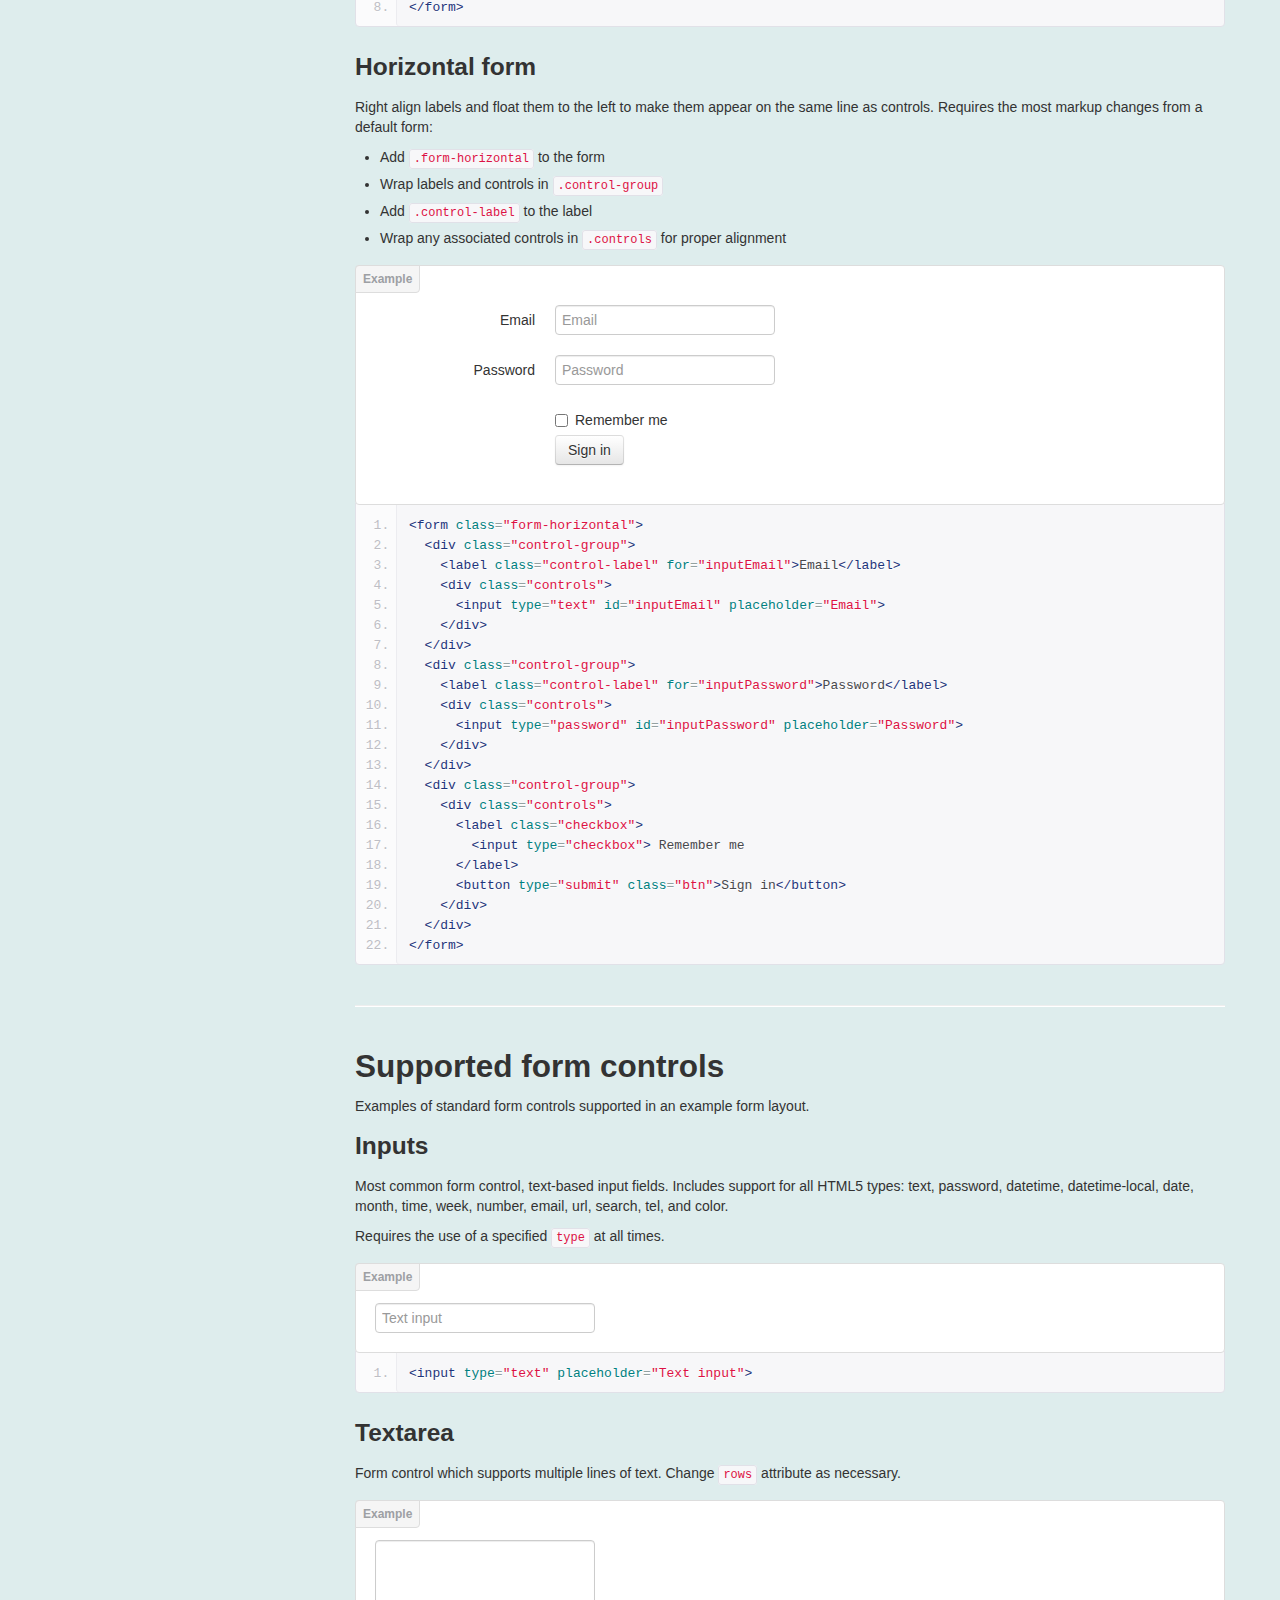
<file: promodominus/static/bootstrap/docs/base-css.html>
<!DOCTYPE html>
<html lang="en">
  <head>
    <meta charset="utf-8">
    <title>Base · Bootstrap</title>
    <meta name="viewport" content="width=device-width, initial-scale=1.0">
    <meta name="description" content="">
    <meta name="author" content="">

    <!-- Le styles -->
    <link href="assets/css/bootstrap.css" rel="stylesheet">
    <link href="assets/css/bootstrap-responsive.css" rel="stylesheet">
    <link href="assets/css/docs.css" rel="stylesheet">
    <link href="assets/js/google-code-prettify/prettify.css" rel="stylesheet">

    <!-- Le HTML5 shim, for IE6-8 support of HTML5 elements -->
    <!--[if lt IE 9]>
      <script src="assets/js/html5shiv.js"></script>
    <![endif]-->

    <!-- Le fav and touch icons -->
    <link rel="apple-touch-icon-precomposed" sizes="144x144" href="assets/ico/apple-touch-icon-144-precomposed.png">
    <link rel="apple-touch-icon-precomposed" sizes="114x114" href="assets/ico/apple-touch-icon-114-precomposed.png">
      <link rel="apple-touch-icon-precomposed" sizes="72x72" href="assets/ico/apple-touch-icon-72-precomposed.png">
                    <link rel="apple-touch-icon-precomposed" href="assets/ico/apple-touch-icon-57-precomposed.png">
                                   <link rel="shortcut icon" href="assets/ico/favicon.png">

    <script type="text/javascript">
      var _gaq = _gaq || [];
      _gaq.push(['_setAccount', 'UA-146052-10']);
      _gaq.push(['_trackPageview']);
      (function() {
        var ga = document.createElement('script'); ga.type = 'text/javascript'; ga.async = true;
        ga.src = ('https:' == document.location.protocol ? 'https://ssl' : 'http://www') + '.google-analytics.com/ga.js';
        var s = document.getElementsByTagName('script')[0]; s.parentNode.insertBefore(ga, s);
      })();
    </script>
  </head>

  <body data-spy="scroll" data-target=".bs-docs-sidebar">

    <!-- Navbar
    ================================================== -->
    <div class="navbar navbar-inverse navbar-fixed-top">
      <div class="navbar-inner">
        <div class="container">
          <button type="button" class="btn btn-navbar" data-toggle="collapse" data-target=".nav-collapse">
            <span class="icon-bar"></span>
            <span class="icon-bar"></span>
            <span class="icon-bar"></span>
          </button>
          <a class="brand" href="./index.html">Bootstrap</a>
          <div class="nav-collapse collapse">
            <ul class="nav">
              <li class="">
                <a href="./index.html">Home</a>
              </li>
              <li class="">
                <a href="./getting-started.html">Get started</a>
              </li>
              <li class="">
                <a href="./scaffolding.html">Scaffolding</a>
              </li>
              <li class="active">
                <a href="./base-css.html">Base CSS</a>
              </li>
              <li class="">
                <a href="./components.html">Components</a>
              </li>
              <li class="">
                <a href="./javascript.html">JavaScript</a>
              </li>
              <li class="">
                <a href="./customize.html">Customize</a>
              </li>
            </ul>
          </div>
        </div>
      </div>
    </div>

<!-- Subhead
================================================== -->
<header class="jumbotron subhead" id="overview">
  <div class="container">
    <h1>Base CSS</h1>
    <p class="lead">Fundamental HTML elements styled and enhanced with extensible classes.</p>
  </div>
</header>


  <div class="container">

    <!-- Docs nav
    ================================================== -->
    <div class="row">
      <div class="span3 bs-docs-sidebar">
        <ul class="nav nav-list bs-docs-sidenav">
          <li><a href="#typography"><i class="icon-chevron-right"></i> Typography</a></li>
          <li><a href="#code"><i class="icon-chevron-right"></i> Code</a></li>
          <li><a href="#tables"><i class="icon-chevron-right"></i> Tables</a></li>
          <li><a href="#forms"><i class="icon-chevron-right"></i> Forms</a></li>
          <li><a href="#buttons"><i class="icon-chevron-right"></i> Buttons</a></li>
          <li><a href="#images"><i class="icon-chevron-right"></i> Images</a></li>
          <li><a href="#icons"><i class="icon-chevron-right"></i> Icons by Glyphicons</a></li>
        </ul>
      </div>
      <div class="span9">



        <!-- Typography
        ================================================== -->
        <section id="typography">
          <div class="page-header">
            <h1>Typography</h1>
          </div>

          <h2 id="headings">Headings</h2>
          <p>All HTML headings, <code>&lt;h1&gt;</code> through <code>&lt;h6&gt;</code> are available.</p>
          <div class="bs-docs-example">
            <h1>h1. Heading 1</h1>
            <h2>h2. Heading 2</h2>
            <h3>h3. Heading 3</h3>
            <h4>h4. Heading 4</h4>
            <h5>h5. Heading 5</h5>
            <h6>h6. Heading 6</h6>
          </div>

          <h2 id="body-copy">Body copy</h2>
          <p>Bootstrap's global default <code>font-size</code> is <strong>14px</strong>, with a <code>line-height</code> of <strong>20px</strong>. This is applied to the <code>&lt;body&gt;</code> and all paragraphs. In addition, <code>&lt;p&gt;</code> (paragraphs) receive a bottom margin of half their line-height (10px by default).</p>
          <div class="bs-docs-example">
            <p>Nullam quis risus eget urna mollis ornare vel eu leo. Cum sociis natoque penatibus et magnis dis parturient montes, nascetur ridiculus mus. Nullam id dolor id nibh ultricies vehicula.</p>
            <p>Cum sociis natoque penatibus et magnis dis parturient montes, nascetur ridiculus mus. Donec ullamcorper nulla non metus auctor fringilla. Duis mollis, est non commodo luctus, nisi erat porttitor ligula, eget lacinia odio sem nec elit. Donec ullamcorper nulla non metus auctor fringilla.</p>
            <p>Maecenas sed diam eget risus varius blandit sit amet non magna. Donec id elit non mi porta gravida at eget metus. Duis mollis, est non commodo luctus, nisi erat porttitor ligula, eget lacinia odio sem nec elit.</p>
          </div>
          <pre class="prettyprint">&lt;p&gt;...&lt;/p&gt;</pre>

          <h3>Lead body copy</h3>
          <p>Make a paragraph stand out by adding <code>.lead</code>.</p>
          <div class="bs-docs-example">
            <p class="lead">Vivamus sagittis lacus vel augue laoreet rutrum faucibus dolor auctor. Duis mollis, est non commodo luctus.</p>
          </div>
          <pre class="prettyprint">&lt;p class="lead"&gt;...&lt;/p&gt;</pre>

          <h3>Built with Less</h3>
          <p>The typographic scale is based on two LESS variables in <strong>variables.less</strong>: <code>@baseFontSize</code> and <code>@baseLineHeight</code>. The first is the base font-size used throughout and the second is the base line-height. We use those variables and some simple math to create the margins, paddings, and line-heights of all our type and more. Customize them and Bootstrap adapts.</p>


          <hr class="bs-docs-separator">


          <h2 id="emphasis">Emphasis</h2>
          <p>Make use of HTML's default emphasis tags with lightweight styles.</p>

          <h3><code>&lt;small&gt;</code></h3>
          <p>For de-emphasizing inline or blocks of text, <small>use the small tag.</small></p>
          <div class="bs-docs-example">
            <p><small>This line of text is meant to be treated as fine print.</small></p>
          </div>
<pre class="prettyprint">
&lt;p&gt;
  &lt;small&gt;This line of text is meant to be treated as fine print.&lt;/small&gt;
&lt;/p&gt;
</pre>

          <h3>Bold</h3>
          <p>For emphasizing a snippet of text with a heavier font-weight.</p>
          <div class="bs-docs-example">
            <p>The following snippet of text is <strong>rendered as bold text</strong>.</p>
          </div>
          <pre class="prettyprint">&lt;strong&gt;rendered as bold text&lt;/strong&gt;</pre>

          <h3>Italics</h3>
          <p>For emphasizing a snippet of text with italics.</p>
          <div class="bs-docs-example">
            <p>The following snippet of text is <em>rendered as italicized text</em>.</p>
          </div>
          <pre class="prettyprint">&lt;em&gt;rendered as italicized text&lt;/em&gt;</pre>

          <p><span class="label label-info">Heads up!</span> Feel free to use <code>&lt;b&gt;</code> and <code>&lt;i&gt;</code> in HTML5. <code>&lt;b&gt;</code> is meant to highlight words or phrases without conveying additional importance while <code>&lt;i&gt;</code> is mostly for voice, technical terms, etc.</p>

          <h3>Alignment classes</h3>
          <p>Easily realign text to components with text alignment classes.</p>
          <div class="bs-docs-example">
            <p class="text-left">Left aligned text.</p>
            <p class="text-center">Center aligned text.</p>
            <p class="text-right">Right aligned text.</p>
          </div>
<pre class="prettyprint linenums">
&lt;p class="text-left"&gt;Left aligned text.&lt;/p&gt;
&lt;p class="text-center"&gt;Center aligned text.&lt;/p&gt;
&lt;p class="text-right"&gt;Right aligned text.&lt;/p&gt;
</pre>

          <h3>Emphasis classes</h3>
          <p>Convey meaning through color with a handful of emphasis utility classes.</p>
          <div class="bs-docs-example">
            <p class="muted">Fusce dapibus, tellus ac cursus commodo, tortor mauris nibh.</p>
            <p class="text-warning">Etiam porta sem malesuada magna mollis euismod.</p>
            <p class="text-error">Donec ullamcorper nulla non metus auctor fringilla.</p>
            <p class="text-info">Aenean eu leo quam. Pellentesque ornare sem lacinia quam venenatis.</p>
            <p class="text-success">Duis mollis, est non commodo luctus, nisi erat porttitor ligula.</p>
          </div>
<pre class="prettyprint linenums">
&lt;p class="muted"&gt;Fusce dapibus, tellus ac cursus commodo, tortor mauris nibh.&lt;/p&gt;
&lt;p class="text-warning"&gt;Etiam porta sem malesuada magna mollis euismod.&lt;/p&gt;
&lt;p class="text-error"&gt;Donec ullamcorper nulla non metus auctor fringilla.&lt;/p&gt;
&lt;p class="text-info"&gt;Aenean eu leo quam. Pellentesque ornare sem lacinia quam venenatis.&lt;/p&gt;
&lt;p class="text-success"&gt;Duis mollis, est non commodo luctus, nisi erat porttitor ligula.&lt;/p&gt;
</pre>


          <hr class="bs-docs-separator">


          <h2 id="abbreviations">Abbreviations</h2>
          <p>Stylized implementation of HTML's <code>&lt;abbr&gt;</code> element for abbreviations and acronyms to show the expanded version on hover. Abbreviations with a <code>title</code> attribute have a light dotted bottom border and a help cursor on hover, providing additional context on hover.</p>

          <h3><code>&lt;abbr&gt;</code></h3>
          <p>For expanded text on long hover of an abbreviation, include the <code>title</code> attribute.</p>
          <div class="bs-docs-example">
            <p>An abbreviation of the word attribute is <abbr title="attribute">attr</abbr>.</p>
          </div>
          <pre class="prettyprint">&lt;abbr title="attribute"&gt;attr&lt;/abbr&gt;</pre>

          <h3><code>&lt;abbr class="initialism"&gt;</code></h3>
          <p>Add <code>.initialism</code> to an abbreviation for a slightly smaller font-size.</p>
          <div class="bs-docs-example">
            <p><abbr title="HyperText Markup Language" class="initialism">HTML</abbr> is the best thing since sliced bread.</p>
          </div>
          <pre class="prettyprint">&lt;abbr title="HyperText Markup Language" class="initialism"&gt;HTML&lt;/abbr&gt;</pre>


          <hr class="bs-docs-separator">


          <h2 id="addresses">Addresses</h2>
          <p>Present contact information for the nearest ancestor or the entire body of work.</p>

          <h3><code>&lt;address&gt;</code></h3>
          <p>Preserve formatting by ending all lines with <code>&lt;br&gt;</code>.</p>
          <div class="bs-docs-example">
            <address>
              <strong>Twitter, Inc.</strong><br>
              795 Folsom Ave, Suite 600<br>
              San Francisco, CA 94107<br>
              <abbr title="Phone">P:</abbr> (123) 456-7890
            </address>
            <address>
              <strong>Full Name</strong><br>
              <a href="mailto:#">first.last@example.com</a>
            </address>
          </div>
<pre class="prettyprint linenums">
&lt;address&gt;
  &lt;strong&gt;Twitter, Inc.&lt;/strong&gt;&lt;br&gt;
  795 Folsom Ave, Suite 600&lt;br&gt;
  San Francisco, CA 94107&lt;br&gt;
  &lt;abbr title="Phone"&gt;P:&lt;/abbr&gt; (123) 456-7890
&lt;/address&gt;

&lt;address&gt;
  &lt;strong&gt;Full Name&lt;/strong&gt;&lt;br&gt;
  &lt;a href="mailto:#"&gt;first.last@example.com&lt;/a&gt;
&lt;/address&gt;
</pre>


          <hr class="bs-docs-separator">


          <h2 id="blockquotes">Blockquotes</h2>
          <p>For quoting blocks of content from another source within your document.</p>

          <h3>Default blockquote</h3>
          <p>Wrap <code>&lt;blockquote&gt;</code> around any <abbr title="HyperText Markup Language">HTML</abbr> as the quote. For straight quotes we recommend a <code>&lt;p&gt;</code>.</p>
          <div class="bs-docs-example">
            <blockquote>
              <p>Lorem ipsum dolor sit amet, consectetur adipiscing elit. Integer posuere erat a ante.</p>
            </blockquote>
          </div>
<pre class="prettyprint linenums">
&lt;blockquote&gt;
  &lt;p&gt;Lorem ipsum dolor sit amet, consectetur adipiscing elit. Integer posuere erat a ante.&lt;/p&gt;
&lt;/blockquote&gt;
</pre>

          <h3>Blockquote options</h3>
          <p>Style and content changes for simple variations on a standard blockquote.</p>

          <h4>Naming a source</h4>
          <p>Add <code>&lt;small&gt;</code> tag for identifying the source. Wrap the name of the source work in <code>&lt;cite&gt;</code>.</p>
          <div class="bs-docs-example">
            <blockquote>
              <p>Lorem ipsum dolor sit amet, consectetur adipiscing elit. Integer posuere erat a ante.</p>
              <small>Someone famous in <cite title="Source Title">Source Title</cite></small>
            </blockquote>
          </div>
<pre class="prettyprint linenums">
&lt;blockquote&gt;
  &lt;p&gt;Lorem ipsum dolor sit amet, consectetur adipiscing elit. Integer posuere erat a ante.&lt;/p&gt;
  &lt;small&gt;Someone famous &lt;cite title="Source Title"&gt;Source Title&lt;/cite&gt;&lt;/small&gt;
&lt;/blockquote&gt;
</pre>

          <h4>Alternate displays</h4>
          <p>Use <code>.pull-right</code> for a floated, right-aligned blockquote.</p>
          <div class="bs-docs-example" style="overflow: hidden;">
            <blockquote class="pull-right">
              <p>Lorem ipsum dolor sit amet, consectetur adipiscing elit. Integer posuere erat a ante.</p>
              <small>Someone famous in <cite title="Source Title">Source Title</cite></small>
            </blockquote>
          </div>
<pre class="prettyprint linenums">
&lt;blockquote class="pull-right"&gt;
  ...
&lt;/blockquote&gt;
</pre>


          <hr class="bs-docs-separator">


          <!-- Lists -->
          <h2 id="lists">Lists</h2>

          <h3>Unordered</h3>
          <p>A list of items in which the order does <em>not</em> explicitly matter.</p>
          <div class="bs-docs-example">
            <ul>
              <li>Lorem ipsum dolor sit amet</li>
              <li>Consectetur adipiscing elit</li>
              <li>Integer molestie lorem at massa</li>
              <li>Facilisis in pretium nisl aliquet</li>
              <li>Nulla volutpat aliquam velit
                <ul>
                  <li>Phasellus iaculis neque</li>
                  <li>Purus sodales ultricies</li>
                  <li>Vestibulum laoreet porttitor sem</li>
                  <li>Ac tristique libero volutpat at</li>
                </ul>
              </li>
              <li>Faucibus porta lacus fringilla vel</li>
              <li>Aenean sit amet erat nunc</li>
              <li>Eget porttitor lorem</li>
            </ul>
          </div>
<pre class="prettyprint linenums">
&lt;ul&gt;
  &lt;li&gt;...&lt;/li&gt;
&lt;/ul&gt;
</pre>

          <h3>Ordered</h3>
          <p>A list of items in which the order <em>does</em> explicitly matter.</p>
          <div class="bs-docs-example">
            <ol>
              <li>Lorem ipsum dolor sit amet</li>
              <li>Consectetur adipiscing elit</li>
              <li>Integer molestie lorem at massa</li>
              <li>Facilisis in pretium nisl aliquet</li>
              <li>Nulla volutpat aliquam velit</li>
              <li>Faucibus porta lacus fringilla vel</li>
              <li>Aenean sit amet erat nunc</li>
              <li>Eget porttitor lorem</li>
            </ol>
          </div>
<pre class="prettyprint linenums">
&lt;ol&gt;
  &lt;li&gt;...&lt;/li&gt;
&lt;/ol&gt;
</pre>

        <h3>Unstyled</h3>
        <p>Remove the default <code>list-style</code> and left padding on list items (immediate children only).</p>
        <div class="bs-docs-example">
          <ul class="unstyled">
            <li>Lorem ipsum dolor sit amet</li>
            <li>Consectetur adipiscing elit</li>
            <li>Integer molestie lorem at massa</li>
            <li>Facilisis in pretium nisl aliquet</li>
            <li>Nulla volutpat aliquam velit
              <ul>
                <li>Phasellus iaculis neque</li>
                <li>Purus sodales ultricies</li>
                <li>Vestibulum laoreet porttitor sem</li>
                <li>Ac tristique libero volutpat at</li>
              </ul>
            </li>
            <li>Faucibus porta lacus fringilla vel</li>
            <li>Aenean sit amet erat nunc</li>
            <li>Eget porttitor lorem</li>
          </ul>
        </div>
<pre class="prettyprint linenums">
&lt;ul class="unstyled"&gt;
  &lt;li&gt;...&lt;/li&gt;
&lt;/ul&gt;
</pre>

        <h3>Inline</h3>
        <p>Place all list items on a single line with <code>inline-block</code> and some light padding.</p>
        <div class="bs-docs-example">
          <ul class="inline">
            <li>Lorem ipsum</li>
            <li>Phasellus iaculis</li>
            <li>Nulla volutpat</li>
          </ul>
        </div>
<pre class="prettyprint linenums">
&lt;ul class="inline"&gt;
  &lt;li&gt;...&lt;/li&gt;
&lt;/ul&gt;
</pre>

        <h3>Description</h3>
        <p>A list of terms with their associated descriptions.</p>
        <div class="bs-docs-example">
          <dl>
            <dt>Description lists</dt>
            <dd>A description list is perfect for defining terms.</dd>
            <dt>Euismod</dt>
            <dd>Vestibulum id ligula porta felis euismod semper eget lacinia odio sem nec elit.</dd>
            <dd>Donec id elit non mi porta gravida at eget metus.</dd>
            <dt>Malesuada porta</dt>
            <dd>Etiam porta sem malesuada magna mollis euismod.</dd>
          </dl>
        </div>
<pre class="prettyprint linenums">
&lt;dl&gt;
  &lt;dt&gt;...&lt;/dt&gt;
  &lt;dd&gt;...&lt;/dd&gt;
&lt;/dl&gt;
</pre>

        <h4>Horizontal description</h4>
        <p>Make terms and descriptions in <code>&lt;dl&gt;</code> line up side-by-side.</p>
        <div class="bs-docs-example">
          <dl class="dl-horizontal">
            <dt>Description lists</dt>
            <dd>A description list is perfect for defining terms.</dd>
            <dt>Euismod</dt>
            <dd>Vestibulum id ligula porta felis euismod semper eget lacinia odio sem nec elit.</dd>
            <dd>Donec id elit non mi porta gravida at eget metus.</dd>
            <dt>Malesuada porta</dt>
            <dd>Etiam porta sem malesuada magna mollis euismod.</dd>
            <dt>Felis euismod semper eget lacinia</dt>
            <dd>Fusce dapibus, tellus ac cursus commodo, tortor mauris condimentum nibh, ut fermentum massa justo sit amet risus.</dd>
          </dl>
        </div>
<pre class="prettyprint linenums">
&lt;dl class="dl-horizontal"&gt;
  &lt;dt&gt;...&lt;/dt&gt;
  &lt;dd&gt;...&lt;/dd&gt;
&lt;/dl&gt;
</pre>
        <p>
          <span class="label label-info">Heads up!</span>
          Horizontal description lists will truncate terms that are too long to fit in the left column fix <code>text-overflow</code>. In narrower viewports, they will change to the default stacked layout.
        </p>
      </section>



        <!-- Code
        ================================================== -->
        <section id="code">
          <div class="page-header">
            <h1>Code</h1>
          </div>

          <h2>Inline</h2>
          <p>Wrap inline snippets of code with <code>&lt;code&gt;</code>.</p>
<div class="bs-docs-example">
  For example, <code>&lt;section&gt;</code> should be wrapped as inline.
</div>
<pre class="prettyprint linenums">
For example, &lt;code&gt;&amp;lt;section&amp;gt;&lt;/code&gt; should be wrapped as inline.
</pre>

          <h2>Basic block</h2>
          <p>Use <code>&lt;pre&gt;</code> for multiple lines of code. Be sure to escape any angle brackets in the code for proper rendering.</p>
<div class="bs-docs-example">
  <pre>&lt;p&gt;Sample text here...&lt;/p&gt;</pre>
</div>
<pre class="prettyprint linenums" style="margin-bottom: 9px;">
&lt;pre&gt;
  &amp;lt;p&amp;gt;Sample text here...&amp;lt;/p&amp;gt;
&lt;/pre&gt;
</pre>
          <p><span class="label label-info">Heads up!</span> Be sure to keep code within <code>&lt;pre&gt;</code> tags as close to the left as possible; it will render all tabs.</p>
          <p>You may optionally add the <code>.pre-scrollable</code> class which will set a max-height of 350px and provide a y-axis scrollbar.</p>
        </section>



        <!-- Tables
        ================================================== -->
        <section id="tables">
          <div class="page-header">
            <h1>Tables</h1>
          </div>

          <h2>Default styles</h2>
          <p>For basic styling&mdash;light padding and only horizontal dividers&mdash;add the base class <code>.table</code> to any <code>&lt;table&gt;</code>.</p>
          <div class="bs-docs-example">
            <table class="table">
              <thead>
                <tr>
                  <th>#</th>
                  <th>First Name</th>
                  <th>Last Name</th>
                  <th>Username</th>
                </tr>
              </thead>
              <tbody>
                <tr>
                  <td>1</td>
                  <td>Mark</td>
                  <td>Otto</td>
                  <td>@mdo</td>
                </tr>
                <tr>
                  <td>2</td>
                  <td>Jacob</td>
                  <td>Thornton</td>
                  <td>@fat</td>
                </tr>
                <tr>
                  <td>3</td>
                  <td>Larry</td>
                  <td>the Bird</td>
                  <td>@twitter</td>
                </tr>
              </tbody>
            </table>
          </div>
<pre class="prettyprint linenums">
&lt;table class="table"&gt;
  …
&lt;/table&gt;
</pre>


          <hr class="bs-docs-separator">


          <h2>Optional classes</h2>
          <p>Add any of the following classes to the <code>.table</code> base class.</p>

          <h3><code>.table-striped</code></h3>
          <p>Adds zebra-striping to any table row within the <code>&lt;tbody&gt;</code> via the <code>:nth-child</code> CSS selector (not available in IE7-8).</p>
          <div class="bs-docs-example">
            <table class="table table-striped">
              <thead>
                <tr>
                  <th>#</th>
                  <th>First Name</th>
                  <th>Last Name</th>
                  <th>Username</th>
                </tr>
              </thead>
              <tbody>
                <tr>
                  <td>1</td>
                  <td>Mark</td>
                  <td>Otto</td>
                  <td>@mdo</td>
                </tr>
                <tr>
                  <td>2</td>
                  <td>Jacob</td>
                  <td>Thornton</td>
                  <td>@fat</td>
                </tr>
                <tr>
                  <td>3</td>
                  <td>Larry</td>
                  <td>the Bird</td>
                  <td>@twitter</td>
                </tr>
              </tbody>
            </table>
          </div>
<pre class="prettyprint linenums" style="margin-bottom: 18px;">
&lt;table class="table table-striped"&gt;
  …
&lt;/table&gt;
</pre>

          <h3><code>.table-bordered</code></h3>
          <p>Add borders and rounded corners to the table.</p>
          <div class="bs-docs-example">
            <table class="table table-bordered">
              <thead>
                <tr>
                  <th>#</th>
                  <th>First Name</th>
                  <th>Last Name</th>
                  <th>Username</th>
                </tr>
              </thead>
              <tbody>
                <tr>
                  <td rowspan="2">1</td>
                  <td>Mark</td>
                  <td>Otto</td>
                  <td>@mdo</td>
                </tr>
                <tr>
                  <td>Mark</td>
                  <td>Otto</td>
                  <td>@TwBootstrap</td>
                </tr>
                <tr>
                  <td>2</td>
                  <td>Jacob</td>
                  <td>Thornton</td>
                  <td>@fat</td>
                </tr>
                <tr>
                  <td>3</td>
                  <td colspan="2">Larry the Bird</td>
                  <td>@twitter</td>
                </tr>
              </tbody>
            </table>
          </div>
<pre class="prettyprint linenums">
&lt;table class="table table-bordered"&gt;
  …
&lt;/table&gt;
</pre>

          <h3><code>.table-hover</code></h3>
          <p>Enable a hover state on table rows within a <code>&lt;tbody&gt;</code>.</p>
          <div class="bs-docs-example">
            <table class="table table-hover">
              <thead>
                <tr>
                  <th>#</th>
                  <th>First Name</th>
                  <th>Last Name</th>
                  <th>Username</th>
                </tr>
              </thead>
              <tbody>
                <tr>
                  <td>1</td>
                  <td>Mark</td>
                  <td>Otto</td>
                  <td>@mdo</td>
                </tr>
                <tr>
                  <td>2</td>
                  <td>Jacob</td>
                  <td>Thornton</td>
                  <td>@fat</td>
                </tr>
                <tr>
                  <td>3</td>
                  <td colspan="2">Larry the Bird</td>
                  <td>@twitter</td>
                </tr>
              </tbody>
            </table>
          </div>
<pre class="prettyprint linenums" style="margin-bottom: 18px;">
&lt;table class="table table-hover"&gt;
  …
&lt;/table&gt;
</pre>

          <h3><code>.table-condensed</code></h3>
          <p>Makes tables more compact by cutting cell padding in half.</p>
          <div class="bs-docs-example">
            <table class="table table-condensed">
              <thead>
                <tr>
                  <th>#</th>
                  <th>First Name</th>
                  <th>Last Name</th>
                  <th>Username</th>
                </tr>
              </thead>
              <tbody>
                <tr>
                  <td>1</td>
                  <td>Mark</td>
                  <td>Otto</td>
                  <td>@mdo</td>
                </tr>
                <tr>
                  <td>2</td>
                  <td>Jacob</td>
                  <td>Thornton</td>
                  <td>@fat</td>
                </tr>
                <tr>
                  <td>3</td>
                  <td colspan="2">Larry the Bird</td>
                  <td>@twitter</td>
                </tr>
              </tbody>
            </table>
          </div>
<pre class="prettyprint linenums" style="margin-bottom: 18px;">
&lt;table class="table table-condensed"&gt;
  …
&lt;/table&gt;
</pre>


          <hr class="bs-docs-separator">


          <h2>Optional row classes</h2>
          <p>Use contextual classes to color table rows.</p>
          <table class="table table-bordered table-striped">
            <colgroup>
              <col class="span1">
              <col class="span7">
            </colgroup>
            <thead>
              <tr>
                <th>Class</th>
                <th>Description</th>
              </tr>
            </thead>
            <tbody>
              <tr>
                <td>
                  <code>.success</code>
                </td>
                <td>Indicates a successful or positive action.</td>
              </tr>
              <tr>
                <td>
                  <code>.error</code>
                </td>
                <td>Indicates a dangerous or potentially negative action.</td>
              </tr>
              <tr>
                <td>
                  <code>.warning</code>
                </td>
                <td>Indicates a warning that might need attention.</td>
              </tr>
              <tr>
                <td>
                  <code>.info</code>
                </td>
                <td>Used as an alternative to the default styles.</td>
              </tr>
            </tbody>
          </table>
          <div class="bs-docs-example">
            <table class="table">
              <thead>
                <tr>
                  <th>#</th>
                  <th>Product</th>
                  <th>Payment Taken</th>
                  <th>Status</th>
                </tr>
              </thead>
              <tbody>
                <tr class="success">
                  <td>1</td>
                  <td>TB - Monthly</td>
                  <td>01/04/2012</td>
                  <td>Approved</td>
                </tr>
                <tr class="error">
                  <td>2</td>
                  <td>TB - Monthly</td>
                  <td>02/04/2012</td>
                  <td>Declined</td>
                </tr>
                <tr class="warning">
                  <td>3</td>
                  <td>TB - Monthly</td>
                  <td>03/04/2012</td>
                  <td>Pending</td>
                </tr>
                <tr class="info">
                  <td>4</td>
                  <td>TB - Monthly</td>
                  <td>04/04/2012</td>
                  <td>Call in to confirm</td>
                </tr>
              </tbody>
            </table>
          </div>
<pre class="prettyprint linenums">
...
  &lt;tr class="success"&gt;
    &lt;td&gt;1&lt;/td&gt;
    &lt;td&gt;TB - Monthly&lt;/td&gt;
    &lt;td&gt;01/04/2012&lt;/td&gt;
    &lt;td&gt;Approved&lt;/td&gt;
  &lt;/tr&gt;
...
</pre>


          <hr class="bs-docs-separator">


          <h2>Supported table markup</h2>
          <p>List of supported table HTML elements and how they should be used.</p>
          <table class="table table-bordered table-striped">
            <colgroup>
              <col class="span1">
              <col class="span7">
            </colgroup>
            <thead>
              <tr>
                <th>Tag</th>
                <th>Description</th>
              </tr>
            </thead>
            <tbody>
              <tr>
                <td>
                  <code>&lt;table&gt;</code>
                </td>
                <td>
                  Wrapping element for displaying data in a tabular format
                </td>
              </tr>
              <tr>
                <td>
                  <code>&lt;thead&gt;</code>
                </td>
                <td>
                  Container element for table header rows (<code>&lt;tr&gt;</code>) to label table columns
                </td>
              </tr>
              <tr>
                <td>
                  <code>&lt;tbody&gt;</code>
                </td>
                <td>
                  Container element for table rows (<code>&lt;tr&gt;</code>) in the body of the table
                </td>
              </tr>
              <tr>
                <td>
                  <code>&lt;tr&gt;</code>
                </td>
                <td>
                  Container element for a set of table cells (<code>&lt;td&gt;</code> or <code>&lt;th&gt;</code>) that appears on a single row
                </td>
              </tr>
              <tr>
                <td>
                  <code>&lt;td&gt;</code>
                </td>
                <td>
                  Default table cell
                </td>
              </tr>
              <tr>
                <td>
                  <code>&lt;th&gt;</code>
                </td>
                <td>
                  Special table cell for column (or row, depending on scope and placement) labels
                </td>
              </tr>
              <tr>
                <td>
                  <code>&lt;caption&gt;</code>
                </td>
                <td>
                  Description or summary of what the table holds, especially useful for screen readers
                </td>
              </tr>
            </tbody>
          </table>
<pre class="prettyprint linenums">
&lt;table&gt;
  &lt;caption&gt;...&lt;/caption&gt;
  &lt;thead&gt;
    &lt;tr&gt;
      &lt;th&gt;...&lt;/th&gt;
      &lt;th&gt;...&lt;/th&gt;
    &lt;/tr&gt;
  &lt;/thead&gt;
  &lt;tbody&gt;
    &lt;tr&gt;
      &lt;td&gt;...&lt;/td&gt;
      &lt;td&gt;...&lt;/td&gt;
    &lt;/tr&gt;
  &lt;/tbody&gt;
&lt;/table&gt;
</pre>

        </section>



        <!-- Forms
        ================================================== -->
        <section id="forms">
          <div class="page-header">
            <h1>Forms</h1>
          </div>

          <h2>Default styles</h2>
          <p>Individual form controls receive styling, but without any required base class on the <code>&lt;form&gt;</code> or large changes in markup. Results in stacked, left-aligned labels on top of form controls.</p>
          <form class="bs-docs-example">
            <fieldset>
              <legend>Legend</legend>
              <label>Label name</label>
              <input type="text" placeholder="Type something…">
              <span class="help-block">Example block-level help text here.</span>
              <label class="checkbox">
                <input type="checkbox"> Check me out
              </label>
              <button type="submit" class="btn">Submit</button>
            </fieldset>
          </form>
<pre class="prettyprint linenums">
&lt;form&gt;
  &lt;fieldset&gt;
    &lt;legend&gt;Legend&lt;/legend&gt;
    &lt;label&gt;Label name&lt;/label&gt;
    &lt;input type="text" placeholder="Type something…"&gt;
    &lt;span class="help-block"&gt;Example block-level help text here.&lt;/span&gt;
    &lt;label class="checkbox"&gt;
      &lt;input type="checkbox"&gt; Check me out
    &lt;/label&gt;
    &lt;button type="submit" class="btn"&gt;Submit&lt;/button&gt;
  &lt;/fieldset&gt;
&lt;/form&gt;
</pre>


          <hr class="bs-docs-separator">


          <h2>Optional layouts</h2>
          <p>Included with Bootstrap are three optional form layouts for common use cases.</p>

          <h3>Search form</h3>
          <p>Add <code>.form-search</code> to the form and <code>.search-query</code> to the <code>&lt;input&gt;</code> for an extra-rounded text input.</p>
          <form class="bs-docs-example form-search">
            <input type="text" class="input-medium search-query">
            <button type="submit" class="btn">Search</button>
          </form>
<pre class="prettyprint linenums">
&lt;form class="form-search"&gt;
  &lt;input type="text" class="input-medium search-query"&gt;
  &lt;button type="submit" class="btn"&gt;Search&lt;/button&gt;
&lt;/form&gt;
</pre>

          <h3>Inline form</h3>
          <p>Add <code>.form-inline</code> for left-aligned labels and inline-block controls for a compact layout.</p>
          <form class="bs-docs-example form-inline">
            <input type="text" class="input-small" placeholder="Email">
            <input type="password" class="input-small" placeholder="Password">
            <label class="checkbox">
              <input type="checkbox"> Remember me
            </label>
            <button type="submit" class="btn">Sign in</button>
          </form>
<pre class="prettyprint linenums">
&lt;form class="form-inline"&gt;
  &lt;input type="text" class="input-small" placeholder="Email"&gt;
  &lt;input type="password" class="input-small" placeholder="Password"&gt;
  &lt;label class="checkbox"&gt;
    &lt;input type="checkbox"&gt; Remember me
  &lt;/label&gt;
  &lt;button type="submit" class="btn"&gt;Sign in&lt;/button&gt;
&lt;/form&gt;
</pre>

          <h3>Horizontal form</h3>
          <p>Right align labels and float them to the left to make them appear on the same line as controls. Requires the most markup changes from a default form:</p>
          <ul>
            <li>Add <code>.form-horizontal</code> to the form</li>
            <li>Wrap labels and controls in <code>.control-group</code></li>
            <li>Add <code>.control-label</code> to the label</li>
            <li>Wrap any associated controls in <code>.controls</code> for proper alignment</li>
          </ul>
          <form class="bs-docs-example form-horizontal">
            <div class="control-group">
              <label class="control-label" for="inputEmail">Email</label>
              <div class="controls">
                <input type="text" id="inputEmail" placeholder="Email">
              </div>
            </div>
            <div class="control-group">
              <label class="control-label" for="inputPassword">Password</label>
              <div class="controls">
                <input type="password" id="inputPassword" placeholder="Password">
              </div>
            </div>
            <div class="control-group">
              <div class="controls">
                <label class="checkbox">
                  <input type="checkbox"> Remember me
                </label>
                <button type="submit" class="btn">Sign in</button>
              </div>
            </div>
          </form>
<pre class="prettyprint linenums">
&lt;form class="form-horizontal"&gt;
  &lt;div class="control-group"&gt;
    &lt;label class="control-label" for="inputEmail"&gt;Email&lt;/label&gt;
    &lt;div class="controls"&gt;
      &lt;input type="text" id="inputEmail" placeholder="Email"&gt;
    &lt;/div&gt;
  &lt;/div&gt;
  &lt;div class="control-group"&gt;
    &lt;label class="control-label" for="inputPassword"&gt;Password&lt;/label&gt;
    &lt;div class="controls"&gt;
      &lt;input type="password" id="inputPassword" placeholder="Password"&gt;
    &lt;/div&gt;
  &lt;/div&gt;
  &lt;div class="control-group"&gt;
    &lt;div class="controls"&gt;
      &lt;label class="checkbox"&gt;
        &lt;input type="checkbox"&gt; Remember me
      &lt;/label&gt;
      &lt;button type="submit" class="btn"&gt;Sign in&lt;/button&gt;
    &lt;/div&gt;
  &lt;/div&gt;
&lt;/form&gt;
</pre>


          <hr class="bs-docs-separator">


          <h2>Supported form controls</h2>
          <p>Examples of standard form controls supported in an example form layout.</p>

          <h3>Inputs</h3>
          <p>Most common form control, text-based input fields. Includes support for all HTML5 types: text, password, datetime, datetime-local, date, month, time, week, number, email, url, search, tel, and color.</p>
          <p>Requires the use of a specified <code>type</code> at all times.</p>
          <form class="bs-docs-example form-inline">
            <input type="text" placeholder="Text input">
          </form>
<pre class="prettyprint linenums">
&lt;input type="text" placeholder="Text input"&gt;
</pre>

          <h3>Textarea</h3>
          <p>Form control which supports multiple lines of text. Change <code>rows</code> attribute as necessary.</p>
          <form class="bs-docs-example form-inline">
            <textarea rows="3"></textarea>
          </form>
<pre class="prettyprint linenums">
&lt;textarea rows="3"&gt;&lt;/textarea&gt;
</pre>

          <h3>Checkboxes and radios</h3>
          <p>Checkboxes are for selecting one or several options in a list while radios are for selecting one option from many.</p>
          <h4>Default (stacked)</h4>
          <form class="bs-docs-example">
            <label class="checkbox">
              <input type="checkbox" value="">
              Option one is this and that&mdash;be sure to include why it's great
            </label>
            <br>
            <label class="radio">
              <input type="radio" name="optionsRadios" id="optionsRadios1" value="option1" checked>
              Option one is this and that&mdash;be sure to include why it's great
            </label>
            <label class="radio">
              <input type="radio" name="optionsRadios" id="optionsRadios2" value="option2">
              Option two can be something else and selecting it will deselect option one
            </label>
          </form>
<pre class="prettyprint linenums">
&lt;label class="checkbox"&gt;
  &lt;input type="checkbox" value=""&gt;
  Option one is this and that&mdash;be sure to include why it's great
&lt;/label&gt;

&lt;label class="radio"&gt;
  &lt;input type="radio" name="optionsRadios" id="optionsRadios1" value="option1" checked&gt;
  Option one is this and that&mdash;be sure to include why it's great
&lt;/label&gt;
&lt;label class="radio"&gt;
  &lt;input type="radio" name="optionsRadios" id="optionsRadios2" value="option2"&gt;
  Option two can be something else and selecting it will deselect option one
&lt;/label&gt;
</pre>

          <h4>Inline checkboxes</h4>
          <p>Add the <code>.inline</code> class to a series of checkboxes or radios for controls appear on the same line.</p>
          <form class="bs-docs-example">
            <label class="checkbox inline">
              <input type="checkbox" id="inlineCheckbox1" value="option1"> 1
            </label>
            <label class="checkbox inline">
              <input type="checkbox" id="inlineCheckbox2" value="option2"> 2
            </label>
            <label class="checkbox inline">
              <input type="checkbox" id="inlineCheckbox3" value="option3"> 3
            </label>
          </form>
<pre class="prettyprint linenums">
&lt;label class="checkbox inline"&gt;
  &lt;input type="checkbox" id="inlineCheckbox1" value="option1"&gt; 1
&lt;/label&gt;
&lt;label class="checkbox inline"&gt;
  &lt;input type="checkbox" id="inlineCheckbox2" value="option2"&gt; 2
&lt;/label&gt;
&lt;label class="checkbox inline"&gt;
  &lt;input type="checkbox" id="inlineCheckbox3" value="option3"&gt; 3
&lt;/label&gt;
</pre>

          <h3>Selects</h3>
          <p>Use the default option or specify a <code>multiple="multiple"</code> to show multiple options at once.</p>
          <form class="bs-docs-example">
            <select>
              <option>1</option>
              <option>2</option>
              <option>3</option>
              <option>4</option>
              <option>5</option>
            </select>
            <br>
            <select multiple="multiple">
              <option>1</option>
              <option>2</option>
              <option>3</option>
              <option>4</option>
              <option>5</option>
            </select>
          </form>
<pre class="prettyprint linenums">
&lt;select&gt;
  &lt;option&gt;1&lt;/option&gt;
  &lt;option&gt;2&lt;/option&gt;
  &lt;option&gt;3&lt;/option&gt;
  &lt;option&gt;4&lt;/option&gt;
  &lt;option&gt;5&lt;/option&gt;
&lt;/select&gt;

&lt;select multiple="multiple"&gt;
  &lt;option&gt;1&lt;/option&gt;
  &lt;option&gt;2&lt;/option&gt;
  &lt;option&gt;3&lt;/option&gt;
  &lt;option&gt;4&lt;/option&gt;
  &lt;option&gt;5&lt;/option&gt;
&lt;/select&gt;
</pre>


          <hr class="bs-docs-separator">


          <h2>Extending form controls</h2>
          <p>Adding on top of existing browser controls, Bootstrap includes other useful form components.</p>

          <h3>Prepended and appended inputs</h3>
          <p>Add text or buttons before or after any text-based input. Do note that <code>select</code> elements are not supported here.</p>

          <h4>Default options</h4>
          <p>Wrap an <code>.add-on</code> and an <code>input</code> with one of two classes to prepend or append text to an input.</p>
          <form class="bs-docs-example">
            <div class="input-prepend">
              <span class="add-on">@</span>
              <input class="span2" id="prependedInput" type="text" placeholder="Username">
            </div>
            <br>
            <div class="input-append">
              <input class="span2" id="appendedInput" type="text">
              <span class="add-on">.00</span>
            </div>
          </form>
<pre class="prettyprint linenums">
&lt;div class="input-prepend"&gt;
  &lt;span class="add-on"&gt;@&lt;/span&gt;
  &lt;input class="span2" id="prependedInput" type="text" placeholder="Username"&gt;
&lt;/div&gt;
&lt;div class="input-append"&gt;
  &lt;input class="span2" id="appendedInput" type="text"&gt;
  &lt;span class="add-on"&gt;.00&lt;/span&gt;
&lt;/div&gt;
</pre>

          <h4>Combined</h4>
          <p>Use both classes and two instances of <code>.add-on</code> to prepend and append an input.</p>
          <form class="bs-docs-example form-inline">
            <div class="input-prepend input-append">
              <span class="add-on">$</span>
              <input class="span2" id="appendedPrependedInput" type="text">
              <span class="add-on">.00</span>
            </div>
          </form>
<pre class="prettyprint linenums">
&lt;div class="input-prepend input-append"&gt;
  &lt;span class="add-on"&gt;$&lt;/span&gt;
  &lt;input class="span2" id="appendedPrependedInput" type="text"&gt;
  &lt;span class="add-on"&gt;.00&lt;/span&gt;
&lt;/div&gt;
</pre>

          <h4>Buttons instead of text</h4>
          <p>Instead of a <code>&lt;span&gt;</code> with text, use a <code>.btn</code> to attach a button (or two) to an input.</p>
          <form class="bs-docs-example">
            <div class="input-append">
              <input class="span2" id="appendedInputButton" type="text">
              <button class="btn" type="button">Go!</button>
            </div>
          </form>
<pre class="prettyprint linenums">
&lt;div class="input-append"&gt;
  &lt;input class="span2" id="appendedInputButton" type="text"&gt;
  &lt;button class="btn" type="button"&gt;Go!&lt;/button&gt;
&lt;/div&gt;
</pre>
          <form class="bs-docs-example">
            <div class="input-append">
              <input class="span2" id="appendedInputButtons" type="text">
              <button class="btn" type="button">Search</button>
              <button class="btn" type="button">Options</button>
            </div>
          </form>
<pre class="prettyprint linenums">
&lt;div class="input-append"&gt;
  &lt;input class="span2" id="appendedInputButtons" type="text"&gt;
  &lt;button class="btn" type="button"&gt;Search&lt;/button&gt;
  &lt;button class="btn" type="button"&gt;Options&lt;/button&gt;
&lt;/div&gt;
</pre>

          <h4>Button dropdowns</h4>
          <p></p>
          <form class="bs-docs-example">
            <div class="input-append">
              <input class="span2" id="appendedDropdownButton" type="text">
              <div class="btn-group">
                <button class="btn dropdown-toggle" data-toggle="dropdown">Action <span class="caret"></span></button>
                <ul class="dropdown-menu">
                  <li><a href="#">Action</a></li>
                  <li><a href="#">Another action</a></li>
                  <li><a href="#">Something else here</a></li>
                  <li class="divider"></li>
                  <li><a href="#">Separated link</a></li>
                </ul>
              </div><!-- /btn-group -->
            </div><!-- /input-append -->
          </form>
<pre class="prettyprint linenums">
&lt;div class="input-append"&gt;
  &lt;input class="span2" id="appendedDropdownButton" type="text"&gt;
  &lt;div class="btn-group"&gt;
    &lt;button class="btn dropdown-toggle" data-toggle="dropdown"&gt;
      Action
      &lt;span class="caret"&gt;&lt;/span&gt;
    &lt;/button&gt;
    &lt;ul class="dropdown-menu"&gt;
      ...
    &lt;/ul&gt;
  &lt;/div&gt;
&lt;/div&gt;
</pre>

          <form class="bs-docs-example">
            <div class="input-prepend">
              <div class="btn-group">
                <button class="btn dropdown-toggle" data-toggle="dropdown">Action <span class="caret"></span></button>
                <ul class="dropdown-menu">
                  <li><a href="#">Action</a></li>
                  <li><a href="#">Another action</a></li>
                  <li><a href="#">Something else here</a></li>
                  <li class="divider"></li>
                  <li><a href="#">Separated link</a></li>
                </ul>
              </div><!-- /btn-group -->
              <input class="span2" id="prependedDropdownButton" type="text">
            </div><!-- /input-prepend -->
          </form>
<pre class="prettyprint linenums">
&lt;div class="input-prepend"&gt;
  &lt;div class="btn-group"&gt;
    &lt;button class="btn dropdown-toggle" data-toggle="dropdown"&gt;
      Action
      &lt;span class="caret"&gt;&lt;/span&gt;
    &lt;/button&gt;
    &lt;ul class="dropdown-menu"&gt;
      ...
    &lt;/ul&gt;
  &lt;/div&gt;
  &lt;input class="span2" id="prependedDropdownButton" type="text"&gt;
&lt;/div&gt;
</pre>

          <form class="bs-docs-example">
            <div class="input-prepend input-append">
              <div class="btn-group">
                <button class="btn dropdown-toggle" data-toggle="dropdown">Action <span class="caret"></span></button>
                <ul class="dropdown-menu">
                  <li><a href="#">Action</a></li>
                  <li><a href="#">Another action</a></li>
                  <li><a href="#">Something else here</a></li>
                  <li class="divider"></li>
                  <li><a href="#">Separated link</a></li>
                </ul>
              </div><!-- /btn-group -->
              <input class="span2" id="appendedPrependedDropdownButton" type="text">
              <div class="btn-group">
                <button class="btn dropdown-toggle" data-toggle="dropdown">Action <span class="caret"></span></button>
                <ul class="dropdown-menu">
                  <li><a href="#">Action</a></li>
                  <li><a href="#">Another action</a></li>
                  <li><a href="#">Something else here</a></li>
                  <li class="divider"></li>
                  <li><a href="#">Separated link</a></li>
                </ul>
              </div><!-- /btn-group -->
            </div><!-- /input-prepend input-append -->
          </form>
<pre class="prettyprint linenums">
&lt;div class="input-prepend input-append"&gt;
  &lt;div class="btn-group"&gt;
    &lt;button class="btn dropdown-toggle" data-toggle="dropdown"&gt;
      Action
      &lt;span class="caret"&gt;&lt;/span&gt;
    &lt;/button&gt;
    &lt;ul class="dropdown-menu"&gt;
      ...
    &lt;/ul&gt;
  &lt;/div&gt;
  &lt;input class="span2" id="appendedPrependedDropdownButton" type="text"&gt;
  &lt;div class="btn-group"&gt;
    &lt;button class="btn dropdown-toggle" data-toggle="dropdown"&gt;
      Action
      &lt;span class="caret"&gt;&lt;/span&gt;
    &lt;/button&gt;
    &lt;ul class="dropdown-menu"&gt;
      ...
    &lt;/ul&gt;
  &lt;/div&gt;
&lt;/div&gt;
</pre>

          <h4>Segmented dropdown groups</h4>
          <form class="bs-docs-example">
            <div class="input-prepend">
              <div class="btn-group">
                <button class="btn" tabindex="-1">Action</button>
                <button class="btn dropdown-toggle" data-toggle="dropdown" tabindex="-1">
                  <span class="caret"></span>
                </button>
                <ul class="dropdown-menu">
                  <li><a href="#">Action</a></li>
                  <li><a href="#">Another action</a></li>
                  <li><a href="#">Something else here</a></li>
                  <li class="divider"></li>
                  <li><a href="#">Separated link</a></li>
                </ul>
              </div>
              <input type="text">
            </div>
            <div class="input-append">
              <input type="text">
              <div class="btn-group">
                <button class="btn" tabindex="-1">Action</button>
                <button class="btn dropdown-toggle" data-toggle="dropdown" tabindex="-1">
                  <span class="caret"></span>
                </button>
                <ul class="dropdown-menu">
                  <li><a href="#">Action</a></li>
                  <li><a href="#">Another action</a></li>
                  <li><a href="#">Something else here</a></li>
                  <li class="divider"></li>
                  <li><a href="#">Separated link</a></li>
                </ul>
              </div>
            </div>
          </form>
<pre class="prettyprint linenums">
&lt;form&gt;
  &lt;div class="input-prepend"&gt;
    &lt;div class="btn-group"&gt;...&lt;/div&gt;
    &lt;input type="text"&gt;
  &lt;/div&gt;
  &lt;div class="input-append"&gt;
    &lt;input type="text"&gt;
    &lt;div class="btn-group"&gt;...&lt;/div&gt;
  &lt;/div&gt;
&lt;/form&gt;
</pre>

          <h4>Search form</h4>
          <form class="bs-docs-example form-search">
            <div class="input-append">
              <input type="text" class="span2 search-query">
              <button type="submit" class="btn">Search</button>
            </div>
            <div class="input-prepend">
              <button type="submit" class="btn">Search</button>
              <input type="text" class="span2 search-query">
            </div>
          </form>
<pre class="prettyprint linenums">
&lt;form class="form-search"&gt;
  &lt;div class="input-append"&gt;
    &lt;input type="text" class="span2 search-query"&gt;
    &lt;button type="submit" class="btn"&gt;Search&lt;/button&gt;
  &lt;/div&gt;
  &lt;div class="input-prepend"&gt;
    &lt;button type="submit" class="btn"&gt;Search&lt;/button&gt;
    &lt;input type="text" class="span2 search-query"&gt;
  &lt;/div&gt;
&lt;/form&gt;
</pre>

          <h3>Control sizing</h3>
          <p>Use relative sizing classes like <code>.input-large</code> or match your inputs to the grid column sizes using <code>.span*</code> classes.</p>

          <h4>Block level inputs</h4>
          <p>Make any <code>&lt;input&gt;</code> or <code>&lt;textarea&gt;</code> element behave like a block level element.</p>
          <form class="bs-docs-example" style="padding-bottom: 15px;">
            <div class="controls">
              <input class="input-block-level" type="text" placeholder=".input-block-level">
            </div>
          </form>
<pre class="prettyprint linenums">
&lt;input class="input-block-level" type="text" placeholder=".input-block-level"&gt;
</pre>

          <h4>Relative sizing</h4>
          <form class="bs-docs-example" style="padding-bottom: 15px;">
            <div class="controls docs-input-sizes">
              <input class="input-mini" type="text" placeholder=".input-mini">
              <input class="input-small" type="text" placeholder=".input-small">
              <input class="input-medium" type="text" placeholder=".input-medium">
              <input class="input-large" type="text" placeholder=".input-large">
              <input class="input-xlarge" type="text" placeholder=".input-xlarge">
              <input class="input-xxlarge" type="text" placeholder=".input-xxlarge">
            </div>
          </form>
<pre class="prettyprint linenums">
&lt;input class="input-mini" type="text" placeholder=".input-mini"&gt;
&lt;input class="input-small" type="text" placeholder=".input-small"&gt;
&lt;input class="input-medium" type="text" placeholder=".input-medium"&gt;
&lt;input class="input-large" type="text" placeholder=".input-large"&gt;
&lt;input class="input-xlarge" type="text" placeholder=".input-xlarge"&gt;
&lt;input class="input-xxlarge" type="text" placeholder=".input-xxlarge"&gt;
</pre>
          <p>
            <span class="label label-info">Heads up!</span> In future versions, we'll be altering the use of these relative input classes to match our button sizes. For example, <code>.input-large</code> will increase the padding and font-size of an input.
          </p>

          <h4>Grid sizing</h4>
          <p>Use <code>.span1</code> to <code>.span12</code> for inputs that match the same sizes of the grid columns.</p>
          <form class="bs-docs-example" style="padding-bottom: 15px;">
            <div class="controls docs-input-sizes">
              <input class="span1" type="text" placeholder=".span1">
              <input class="span2" type="text" placeholder=".span2">
              <input class="span3" type="text" placeholder=".span3">
              <select class="span1">
                <option>1</option>
                <option>2</option>
                <option>3</option>
                <option>4</option>
                <option>5</option>
              </select>
              <select class="span2">
                <option>1</option>
                <option>2</option>
                <option>3</option>
                <option>4</option>
                <option>5</option>
              </select>
              <select class="span3">
                <option>1</option>
                <option>2</option>
                <option>3</option>
                <option>4</option>
                <option>5</option>
              </select>
            </div>
          </form>
<pre class="prettyprint linenums">
&lt;input class="span1" type="text" placeholder=".span1"&gt;
&lt;input class="span2" type="text" placeholder=".span2"&gt;
&lt;input class="span3" type="text" placeholder=".span3"&gt;
&lt;select class="span1"&gt;
  ...
&lt;/select&gt;
&lt;select class="span2"&gt;
  ...
&lt;/select&gt;
&lt;select class="span3"&gt;
  ...
&lt;/select&gt;
</pre>

          <p>For multiple grid inputs per line, <strong>use the <code>.controls-row</code> modifier class for proper spacing</strong>. It floats the inputs to collapse white-space, sets the proper margins, and clears the float.</p>
          <form class="bs-docs-example" style="padding-bottom: 15px;">
            <div class="controls">
              <input class="span5" type="text" placeholder=".span5">
            </div>
            <div class="controls controls-row">
              <input class="span4" type="text" placeholder=".span4">
              <input class="span1" type="text" placeholder=".span1">
            </div>
            <div class="controls controls-row">
              <input class="span3" type="text" placeholder=".span3">
              <input class="span2" type="text" placeholder=".span2">
            </div>
            <div class="controls controls-row">
              <input class="span2" type="text" placeholder=".span2">
              <input class="span3" type="text" placeholder=".span3">
            </div>
            <div class="controls controls-row">
              <input class="span1" type="text" placeholder=".span1">
              <input class="span4" type="text" placeholder=".span4">
            </div>
          </form>
<pre class="prettyprint linenums">
&lt;div class="controls"&gt;
  &lt;input class="span5" type="text" placeholder=".span5"&gt;
&lt;/div&gt;
&lt;div class="controls controls-row"&gt;
  &lt;input class="span4" type="text" placeholder=".span4"&gt;
  &lt;input class="span1" type="text" placeholder=".span1"&gt;
&lt;/div&gt;
...
</pre>

          <h3>Uneditable inputs</h3>
          <p>Present data in a form that's not editable without using actual form markup.</p>
          <form class="bs-docs-example">
            <span class="input-xlarge uneditable-input">Some value here</span>
          </form>
<pre class="prettyprint linenums">
&lt;span class="input-xlarge uneditable-input"&gt;Some value here&lt;/span&gt;
</pre>

          <h3>Form actions</h3>
          <p>End a form with a group of actions (buttons). When placed within a <code>.form-actions</code>, the buttons will automatically indent to line up with the form controls.</p>
          <form class="bs-docs-example">
            <div class="form-actions">
              <button type="submit" class="btn btn-primary">Save changes</button>
              <button type="button" class="btn">Cancel</button>
            </div>
          </form>
<pre class="prettyprint linenums">
&lt;div class="form-actions"&gt;
  &lt;button type="submit" class="btn btn-primary"&gt;Save changes&lt;/button&gt;
  &lt;button type="button" class="btn"&gt;Cancel&lt;/button&gt;
&lt;/div&gt;
</pre>

          <h3>Help text</h3>
          <p>Inline and block level support for help text that appears around form controls.</p>
          <h4>Inline help</h4>
          <form class="bs-docs-example form-inline">
            <input type="text"> <span class="help-inline">Inline help text</span>
          </form>
<pre class="prettyprint linenums">
&lt;input type="text"&gt;&lt;span class="help-inline"&gt;Inline help text&lt;/span&gt;
</pre>

          <h4>Block help</h4>
          <form class="bs-docs-example form-inline">
            <input type="text">
            <span class="help-block">A longer block of help text that breaks onto a new line and may extend beyond one line.</span>
          </form>
<pre class="prettyprint linenums">
&lt;input type="text"&gt;&lt;span class="help-block"&gt;A longer block of help text that breaks onto a new line and may extend beyond one line.&lt;/span&gt;
</pre>


          <hr class="bs-docs-separator">


          <h2>Form control states</h2>
          <p>Provide feedback to users or visitors with basic feedback states on form controls and labels.</p>

          <h3>Input focus</h3>
          <p>We remove the default <code>outline</code> styles on some form controls and apply a <code>box-shadow</code> in its place for <code>:focus</code>.</p>
          <form class="bs-docs-example form-inline">
            <input class="input-xlarge focused" id="focusedInput" type="text" value="This is focused...">
          </form>
<pre class="prettyprint linenums">
&lt;input class="input-xlarge" id="focusedInput" type="text" value="This is focused..."&gt;
</pre>

          <h3>Invalid inputs</h3>
          <p>Style inputs via default browser functionality with <code>:invalid</code>. Specify a <code>type</code>, add the <code>required</code> attribute if the field is not optional, and (if applicable) specify a <code>pattern</code>.</p>
          <p>This is not available in versions of Internet Explorer 7-9 due to lack of support for CSS pseudo selectors.</p>
          <form class="bs-docs-example form-inline">
            <input class="span3" type="email" placeholder="test@example.com" required>
          </form>
<pre class="prettyprint linenums">
&lt;input class="span3" type="email" required&gt;
</pre>

          <h3>Disabled inputs</h3>
          <p>Add the <code>disabled</code> attribute on an input to prevent user input and trigger a slightly different look.</p>
          <form class="bs-docs-example form-inline">
            <input class="input-xlarge" id="disabledInput" type="text" placeholder="Disabled input here…" disabled>
          </form>
<pre class="prettyprint linenums">
&lt;input class="input-xlarge" id="disabledInput" type="text" placeholder="Disabled input here..." disabled&gt;
</pre>

          <h3>Validation states</h3>
          <p>Bootstrap includes validation styles for error, warning, info, and success messages. To use, add the appropriate class to the surrounding <code>.control-group</code>.</p>

          <form class="bs-docs-example form-horizontal">
            <div class="control-group warning">
              <label class="control-label" for="inputWarning">Input with warning</label>
              <div class="controls">
                <input type="text" id="inputWarning">
                <span class="help-inline">Something may have gone wrong</span>
              </div>
            </div>
            <div class="control-group error">
              <label class="control-label" for="inputError">Input with error</label>
              <div class="controls">
                <input type="text" id="inputError">
                <span class="help-inline">Please correct the error</span>
              </div>
            </div>
            <div class="control-group info">
              <label class="control-label" for="inputInfo">Input with info</label>
              <div class="controls">
                <input type="text" id="inputInfo">
                <span class="help-inline">Username is taken</span>
              </div>
            </div>
            <div class="control-group success">
              <label class="control-label" for="inputSuccess">Input with success</label>
              <div class="controls">
                <input type="text" id="inputSuccess">
                <span class="help-inline">Woohoo!</span>
              </div>
            </div>
          </form>
<pre class="prettyprint linenums">
&lt;div class="control-group warning"&gt;
  &lt;label class="control-label" for="inputWarning"&gt;Input with warning&lt;/label&gt;
  &lt;div class="controls"&gt;
    &lt;input type="text" id="inputWarning"&gt;
    &lt;span class="help-inline"&gt;Something may have gone wrong&lt;/span&gt;
  &lt;/div&gt;
&lt;/div&gt;

&lt;div class="control-group error"&gt;
  &lt;label class="control-label" for="inputError"&gt;Input with error&lt;/label&gt;
  &lt;div class="controls"&gt;
    &lt;input type="text" id="inputError"&gt;
    &lt;span class="help-inline"&gt;Please correct the error&lt;/span&gt;
  &lt;/div&gt;
&lt;/div&gt;

&lt;div class="control-group info"&gt;
  &lt;label class="control-label" for="inputInfo"&gt;Input with info&lt;/label&gt;
  &lt;div class="controls"&gt;
    &lt;input type="text" id="inputInfo"&gt;
    &lt;span class="help-inline"&gt;Username is already taken&lt;/span&gt;
  &lt;/div&gt;
&lt;/div&gt;

&lt;div class="control-group success"&gt;
  &lt;label class="control-label" for="inputSuccess"&gt;Input with success&lt;/label&gt;
  &lt;div class="controls"&gt;
    &lt;input type="text" id="inputSuccess"&gt;
    &lt;span class="help-inline"&gt;Woohoo!&lt;/span&gt;
  &lt;/div&gt;
&lt;/div&gt;
</pre>

        </section>



        <!-- Buttons
        ================================================== -->
        <section id="buttons">
          <div class="page-header">
            <h1>Buttons</h1>
          </div>

          <h2>Default buttons</h2>
          <p>Button styles can be applied to anything with the <code>.btn</code> class applied. However, typically you'll want to apply these to only <code>&lt;a&gt;</code> and <code>&lt;button&gt;</code> elements for the best rendering.</p>
          <table class="table table-bordered table-striped">
            <thead>
              <tr>
                <th>Button</th>
                <th>class=""</th>
                <th>Description</th>
              </tr>
            </thead>
            <tbody>
              <tr>
                <td><button type="button" class="btn">Default</button></td>
                <td><code>btn</code></td>
                <td>Standard gray button with gradient</td>
              </tr>
              <tr>
                <td><button type="button" class="btn btn-primary">Primary</button></td>
                <td><code>btn btn-primary</code></td>
                <td>Provides extra visual weight and identifies the primary action in a set of buttons</td>
              </tr>
              <tr>
                <td><button type="button" class="btn btn-info">Info</button></td>
                <td><code>btn btn-info</code></td>
                <td>Used as an alternative to the default styles</td>
              </tr>
              <tr>
                <td><button type="button" class="btn btn-success">Success</button></td>
                <td><code>btn btn-success</code></td>
                <td>Indicates a successful or positive action</td>
              </tr>
              <tr>
                <td><button type="button" class="btn btn-warning">Warning</button></td>
                <td><code>btn btn-warning</code></td>
                <td>Indicates caution should be taken with this action</td>
              </tr>
              <tr>
                <td><button type="button" class="btn btn-danger">Danger</button></td>
                <td><code>btn btn-danger</code></td>
                <td>Indicates a dangerous or potentially negative action</td>
              </tr>
              <tr>
                <td><button type="button" class="btn btn-inverse">Inverse</button></td>
                <td><code>btn btn-inverse</code></td>
                <td>Alternate dark gray button, not tied to a semantic action or use</td>
              </tr>
              <tr>
                <td><button type="button" class="btn btn-link">Link</button></td>
                <td><code>btn btn-link</code></td>
                <td>Deemphasize a button by making it look like a link while maintaining button behavior</td>
              </tr>
            </tbody>
          </table>

          <h4>Cross browser compatibility</h4>
          <p>IE9 doesn't crop background gradients on rounded corners, so we remove it. Related, IE9 jankifies disabled <code>button</code> elements, rendering text gray with a nasty text-shadow that we cannot fix.</p>


          <h2>Button sizes</h2>
          <p>Fancy larger or smaller buttons? Add <code>.btn-large</code>, <code>.btn-small</code>, or <code>.btn-mini</code> for additional sizes.</p>
          <div class="bs-docs-example">
            <p>
              <button type="button" class="btn btn-large btn-primary">Large button</button>
              <button type="button" class="btn btn-large">Large button</button>
            </p>
            <p>
              <button type="button" class="btn btn-primary">Default button</button>
              <button type="button" class="btn">Default button</button>
            </p>
            <p>
              <button type="button" class="btn btn-small btn-primary">Small button</button>
              <button type="button" class="btn btn-small">Small button</button>
            </p>
            <p>
              <button type="button" class="btn btn-mini btn-primary">Mini button</button>
              <button type="button" class="btn btn-mini">Mini button</button>
            </p>
          </div>
<pre class="prettyprint linenums">
&lt;p&gt;
  &lt;button class="btn btn-large btn-primary" type="button"&gt;Large button&lt;/button&gt;
  &lt;button class="btn btn-large" type="button"&gt;Large button&lt;/button&gt;
&lt;/p&gt;
&lt;p&gt;
  &lt;button class="btn btn-primary" type="button"&gt;Default button&lt;/button&gt;
  &lt;button class="btn" type="button"&gt;Default button&lt;/button&gt;
&lt;/p&gt;
&lt;p&gt;
  &lt;button class="btn btn-small btn-primary" type="button"&gt;Small button&lt;/button&gt;
  &lt;button class="btn btn-small" type="button"&gt;Small button&lt;/button&gt;
&lt;/p&gt;
&lt;p&gt;
  &lt;button class="btn btn-mini btn-primary" type="button"&gt;Mini button&lt;/button&gt;
  &lt;button class="btn btn-mini" type="button"&gt;Mini button&lt;/button&gt;
&lt;/p&gt;
</pre>
          <p>Create block level buttons&mdash;those that span the full width of a parent&mdash; by adding <code>.btn-block</code>.</p>
          <div class="bs-docs-example">
            <div class="well" style="max-width: 400px; margin: 0 auto 10px;">
              <button type="button" class="btn btn-large btn-block btn-primary">Block level button</button>
              <button type="button" class="btn btn-large btn-block">Block level button</button>
            </div>
          </div>
<pre class="prettyprint linenums">
&lt;button class="btn btn-large btn-block btn-primary" type="button"&gt;Block level button&lt;/button&gt;
&lt;button class="btn btn-large btn-block" type="button"&gt;Block level button&lt;/button&gt;
</pre>


          <h2>Disabled state</h2>
          <p>Make buttons look unclickable by fading them back 50%.</p>

          <h3>Anchor element</h3>
          <p>Add the <code>.disabled</code> class to <code>&lt;a&gt;</code> buttons.</p>
          <p class="bs-docs-example">
            <a href="#" class="btn btn-large btn-primary disabled">Primary link</a>
            <a href="#" class="btn btn-large disabled">Link</a>
          </p>
<pre class="prettyprint linenums">
&lt;a href="#" class="btn btn-large btn-primary disabled"&gt;Primary link&lt;/a&gt;
&lt;a href="#" class="btn btn-large disabled"&gt;Link&lt;/a&gt;
</pre>
          <p>
            <span class="label label-info">Heads up!</span>
            We use <code>.disabled</code> as a utility class here, similar to the common <code>.active</code> class, so no prefix is required. Also, this class is only for aesthetic; you must use custom JavaScript to disable links here.
          </p>

          <h3>Button element</h3>
          <p>Add the <code>disabled</code> attribute to <code>&lt;button&gt;</code> buttons.</p>
          <p class="bs-docs-example">
            <button type="button" class="btn btn-large btn-primary disabled" disabled="disabled">Primary button</button>
            <button type="button" class="btn btn-large" disabled>Button</button>
          </p>
<pre class="prettyprint linenums">
&lt;button type="button" class="btn btn-large btn-primary disabled" disabled="disabled"&gt;Primary button&lt;/button&gt;
&lt;button type="button" class="btn btn-large" disabled&gt;Button&lt;/button&gt;
</pre>


          <h2>One class, multiple tags</h2>
          <p>Use the <code>.btn</code> class on an <code>&lt;a&gt;</code>, <code>&lt;button&gt;</code>, or <code>&lt;input&gt;</code> element.</p>
          <form class="bs-docs-example">
            <a class="btn" href="">Link</a>
            <button class="btn" type="submit">Button</button>
            <input class="btn" type="button" value="Input">
            <input class="btn" type="submit" value="Submit">
          </form>
<pre class="prettyprint linenums">
&lt;a class="btn" href=""&gt;Link&lt;/a&gt;
&lt;button class="btn" type="submit"&gt;Button&lt;/button&gt;
&lt;input class="btn" type="button" value="Input"&gt;
&lt;input class="btn" type="submit" value="Submit"&gt;
</pre>
          <p>As a best practice, try to match the element for your context to ensure matching cross-browser rendering. If you have an <code>input</code>, use an <code>&lt;input type="submit"&gt;</code> for your button.</p>

        </section>



        <!-- Images
        ================================================== -->
        <section id="images">
          <div class="page-header">
            <h1>Images</h1>
          </div>

          <p>Add classes to an <code>&lt;img&gt;</code> element to easily style images in any project.</p>
          <div class="bs-docs-example bs-docs-example-images">
            <img data-src="holder.js/140x140" class="img-rounded">
            <img data-src="holder.js/140x140" class="img-circle">
            <img data-src="holder.js/140x140" class="img-polaroid">
          </div>
<pre class="prettyprint linenums">
&lt;img src="..." class="img-rounded"&gt;
&lt;img src="..." class="img-circle"&gt;
&lt;img src="..." class="img-polaroid"&gt;
</pre>
          <p><span class="label label-info">Heads up!</span> <code>.img-rounded</code> and <code>.img-circle</code> do not work in IE7-8 due to lack of <code>border-radius</code> support.</p>


        </section>



        <!-- Icons
        ================================================== -->
        <section id="icons">
          <div class="page-header">
            <h1>Icons <small>by <a href="http://glyphicons.com" target="_blank">Glyphicons</a></small></h1>
          </div>

          <h2>Icon glyphs</h2>
          <p>140 icons in sprite form, available in dark gray (default) and white, provided by <a href="http://glyphicons.com" target="_blank">Glyphicons</a>.</p>
          <ul class="the-icons clearfix">
            <li><i class="icon-glass"></i> icon-glass</li>
            <li><i class="icon-music"></i> icon-music</li>
            <li><i class="icon-search"></i> icon-search</li>
            <li><i class="icon-envelope"></i> icon-envelope</li>
            <li><i class="icon-heart"></i> icon-heart</li>
            <li><i class="icon-star"></i> icon-star</li>
            <li><i class="icon-star-empty"></i> icon-star-empty</li>
            <li><i class="icon-user"></i> icon-user</li>
            <li><i class="icon-film"></i> icon-film</li>
            <li><i class="icon-th-large"></i> icon-th-large</li>
            <li><i class="icon-th"></i> icon-th</li>
            <li><i class="icon-th-list"></i> icon-th-list</li>
            <li><i class="icon-ok"></i> icon-ok</li>
            <li><i class="icon-remove"></i> icon-remove</li>
            <li><i class="icon-zoom-in"></i> icon-zoom-in</li>
            <li><i class="icon-zoom-out"></i> icon-zoom-out</li>
            <li><i class="icon-off"></i> icon-off</li>
            <li><i class="icon-signal"></i> icon-signal</li>
            <li><i class="icon-cog"></i> icon-cog</li>
            <li><i class="icon-trash"></i> icon-trash</li>
            <li><i class="icon-home"></i> icon-home</li>
            <li><i class="icon-file"></i> icon-file</li>
            <li><i class="icon-time"></i> icon-time</li>
            <li><i class="icon-road"></i> icon-road</li>
            <li><i class="icon-download-alt"></i> icon-download-alt</li>
            <li><i class="icon-download"></i> icon-download</li>
            <li><i class="icon-upload"></i> icon-upload</li>
            <li><i class="icon-inbox"></i> icon-inbox</li>

            <li><i class="icon-play-circle"></i> icon-play-circle</li>
            <li><i class="icon-repeat"></i> icon-repeat</li>
            <li><i class="icon-refresh"></i> icon-refresh</li>
            <li><i class="icon-list-alt"></i> icon-list-alt</li>
            <li><i class="icon-lock"></i> icon-lock</li>
            <li><i class="icon-flag"></i> icon-flag</li>
            <li><i class="icon-headphones"></i> icon-headphones</li>
            <li><i class="icon-volume-off"></i> icon-volume-off</li>
            <li><i class="icon-volume-down"></i> icon-volume-down</li>
            <li><i class="icon-volume-up"></i> icon-volume-up</li>
            <li><i class="icon-qrcode"></i> icon-qrcode</li>
            <li><i class="icon-barcode"></i> icon-barcode</li>
            <li><i class="icon-tag"></i> icon-tag</li>
            <li><i class="icon-tags"></i> icon-tags</li>
            <li><i class="icon-book"></i> icon-book</li>
            <li><i class="icon-bookmark"></i> icon-bookmark</li>
            <li><i class="icon-print"></i> icon-print</li>
            <li><i class="icon-camera"></i> icon-camera</li>
            <li><i class="icon-font"></i> icon-font</li>
            <li><i class="icon-bold"></i> icon-bold</li>
            <li><i class="icon-italic"></i> icon-italic</li>
            <li><i class="icon-text-height"></i> icon-text-height</li>
            <li><i class="icon-text-width"></i> icon-text-width</li>
            <li><i class="icon-align-left"></i> icon-align-left</li>
            <li><i class="icon-align-center"></i> icon-align-center</li>
            <li><i class="icon-align-right"></i> icon-align-right</li>
            <li><i class="icon-align-justify"></i> icon-align-justify</li>
            <li><i class="icon-list"></i> icon-list</li>

            <li><i class="icon-indent-left"></i> icon-indent-left</li>
            <li><i class="icon-indent-right"></i> icon-indent-right</li>
            <li><i class="icon-facetime-video"></i> icon-facetime-video</li>
            <li><i class="icon-picture"></i> icon-picture</li>
            <li><i class="icon-pencil"></i> icon-pencil</li>
            <li><i class="icon-map-marker"></i> icon-map-marker</li>
            <li><i class="icon-adjust"></i> icon-adjust</li>
            <li><i class="icon-tint"></i> icon-tint</li>
            <li><i class="icon-edit"></i> icon-edit</li>
            <li><i class="icon-share"></i> icon-share</li>
            <li><i class="icon-check"></i> icon-check</li>
            <li><i class="icon-move"></i> icon-move</li>
            <li><i class="icon-step-backward"></i> icon-step-backward</li>
            <li><i class="icon-fast-backward"></i> icon-fast-backward</li>
            <li><i class="icon-backward"></i> icon-backward</li>
            <li><i class="icon-play"></i> icon-play</li>
            <li><i class="icon-pause"></i> icon-pause</li>
            <li><i class="icon-stop"></i> icon-stop</li>
            <li><i class="icon-forward"></i> icon-forward</li>
            <li><i class="icon-fast-forward"></i> icon-fast-forward</li>
            <li><i class="icon-step-forward"></i> icon-step-forward</li>
            <li><i class="icon-eject"></i> icon-eject</li>
            <li><i class="icon-chevron-left"></i> icon-chevron-left</li>
            <li><i class="icon-chevron-right"></i> icon-chevron-right</li>
            <li><i class="icon-plus-sign"></i> icon-plus-sign</li>
            <li><i class="icon-minus-sign"></i> icon-minus-sign</li>
            <li><i class="icon-remove-sign"></i> icon-remove-sign</li>
            <li><i class="icon-ok-sign"></i> icon-ok-sign</li>

            <li><i class="icon-question-sign"></i> icon-question-sign</li>
            <li><i class="icon-info-sign"></i> icon-info-sign</li>
            <li><i class="icon-screenshot"></i> icon-screenshot</li>
            <li><i class="icon-remove-circle"></i> icon-remove-circle</li>
            <li><i class="icon-ok-circle"></i> icon-ok-circle</li>
            <li><i class="icon-ban-circle"></i> icon-ban-circle</li>
            <li><i class="icon-arrow-left"></i> icon-arrow-left</li>
            <li><i class="icon-arrow-right"></i> icon-arrow-right</li>
            <li><i class="icon-arrow-up"></i> icon-arrow-up</li>
            <li><i class="icon-arrow-down"></i> icon-arrow-down</li>
            <li><i class="icon-share-alt"></i> icon-share-alt</li>
            <li><i class="icon-resize-full"></i> icon-resize-full</li>
            <li><i class="icon-resize-small"></i> icon-resize-small</li>
            <li><i class="icon-plus"></i> icon-plus</li>
            <li><i class="icon-minus"></i> icon-minus</li>
            <li><i class="icon-asterisk"></i> icon-asterisk</li>
            <li><i class="icon-exclamation-sign"></i> icon-exclamation-sign</li>
            <li><i class="icon-gift"></i> icon-gift</li>
            <li><i class="icon-leaf"></i> icon-leaf</li>
            <li><i class="icon-fire"></i> icon-fire</li>
            <li><i class="icon-eye-open"></i> icon-eye-open</li>
            <li><i class="icon-eye-close"></i> icon-eye-close</li>
            <li><i class="icon-warning-sign"></i> icon-warning-sign</li>
            <li><i class="icon-plane"></i> icon-plane</li>
            <li><i class="icon-calendar"></i> icon-calendar</li>
            <li><i class="icon-random"></i> icon-random</li>
            <li><i class="icon-comment"></i> icon-comment</li>
            <li><i class="icon-magnet"></i> icon-magnet</li>

            <li><i class="icon-chevron-up"></i> icon-chevron-up</li>
            <li><i class="icon-chevron-down"></i> icon-chevron-down</li>
            <li><i class="icon-retweet"></i> icon-retweet</li>
            <li><i class="icon-shopping-cart"></i> icon-shopping-cart</li>
            <li><i class="icon-folder-close"></i> icon-folder-close</li>
            <li><i class="icon-folder-open"></i> icon-folder-open</li>
            <li><i class="icon-resize-vertical"></i> icon-resize-vertical</li>
            <li><i class="icon-resize-horizontal"></i> icon-resize-horizontal</li>
            <li><i class="icon-hdd"></i> icon-hdd</li>
            <li><i class="icon-bullhorn"></i> icon-bullhorn</li>
            <li><i class="icon-bell"></i> icon-bell</li>
            <li><i class="icon-certificate"></i> icon-certificate</li>
            <li><i class="icon-thumbs-up"></i> icon-thumbs-up</li>
            <li><i class="icon-thumbs-down"></i> icon-thumbs-down</li>
            <li><i class="icon-hand-right"></i> icon-hand-right</li>
            <li><i class="icon-hand-left"></i> icon-hand-left</li>
            <li><i class="icon-hand-up"></i> icon-hand-up</li>
            <li><i class="icon-hand-down"></i> icon-hand-down</li>
            <li><i class="icon-circle-arrow-right"></i> icon-circle-arrow-right</li>
            <li><i class="icon-circle-arrow-left"></i> icon-circle-arrow-left</li>
            <li><i class="icon-circle-arrow-up"></i> icon-circle-arrow-up</li>
            <li><i class="icon-circle-arrow-down"></i> icon-circle-arrow-down</li>
            <li><i class="icon-globe"></i> icon-globe</li>
            <li><i class="icon-wrench"></i> icon-wrench</li>
            <li><i class="icon-tasks"></i> icon-tasks</li>
            <li><i class="icon-filter"></i> icon-filter</li>
            <li><i class="icon-briefcase"></i> icon-briefcase</li>
            <li><i class="icon-fullscreen"></i> icon-fullscreen</li>
          </ul>

          <h3>Glyphicons attribution</h3>
          <p><a href="http://glyphicons.com/">Glyphicons</a> Halflings are normally not available for free, but an arrangement between Bootstrap and the Glyphicons creators have made this possible at no cost to you as developers. As a thank you, we ask you to include an optional link back to <a href="http://glyphicons.com/">Glyphicons</a> whenever practical.</p>


          <hr class="bs-docs-separator">


          <h2>How to use</h2>
          <p>All icons require an <code>&lt;i&gt;</code> tag with a unique class, prefixed with <code>icon-</code>. To use, place the following code just about anywhere:</p>
<pre class="prettyprint linenums">
&lt;i class="icon-search"&gt;&lt;/i&gt;
</pre>
          <p>There are also styles available for inverted (white) icons, made ready with one extra class. We will specifically enforce this class on hover and active states for nav and dropdown links.</p>
<pre class="prettyprint linenums">
&lt;i class="icon-search icon-white"&gt;&lt;/i&gt;
</pre>
          <p>
            <span class="label label-info">Heads up!</span>
            When using beside strings of text, as in buttons or nav links, be sure to leave a space after the <code>&lt;i&gt;</code> tag for proper spacing.
          </p>


          <hr class="bs-docs-separator">


          <h2>Icon examples</h2>
          <p>Use them in buttons, button groups for a toolbar, navigation, or prepended form inputs.</p>

          <h4>Buttons</h4>

          <h5>Button group in a button toolbar</h5>
          <div class="bs-docs-example">
            <div class="btn-toolbar">
              <div class="btn-group">
                <a class="btn" href="#"><i class="icon-align-left"></i></a>
                <a class="btn" href="#"><i class="icon-align-center"></i></a>
                <a class="btn" href="#"><i class="icon-align-right"></i></a>
                <a class="btn" href="#"><i class="icon-align-justify"></i></a>
              </div>
            </div>
          </div>
<pre class="prettyprint linenums">
&lt;div class="btn-toolbar"&gt;
  &lt;div class="btn-group"&gt;
    &lt;a class="btn" href="#"&gt;&lt;i class="icon-align-left"&gt;&lt;/i&gt;&lt;/a&gt;
    &lt;a class="btn" href="#"&gt;&lt;i class="icon-align-center"&gt;&lt;/i&gt;&lt;/a&gt;
    &lt;a class="btn" href="#"&gt;&lt;i class="icon-align-right"&gt;&lt;/i&gt;&lt;/a&gt;
    &lt;a class="btn" href="#"&gt;&lt;i class="icon-align-justify"&gt;&lt;/i&gt;&lt;/a&gt;
  &lt;/div&gt;
&lt;/div&gt;
</pre>

          <h5>Dropdown in a button group</h5>
          <div class="bs-docs-example">
            <div class="btn-group">
              <a class="btn btn-primary" href="#"><i class="icon-user icon-white"></i> User</a>
              <a class="btn btn-primary dropdown-toggle" data-toggle="dropdown" href="#"><span class="caret"></span></a>
              <ul class="dropdown-menu">
                <li><a href="#"><i class="icon-pencil"></i> Edit</a></li>
                <li><a href="#"><i class="icon-trash"></i> Delete</a></li>
                <li><a href="#"><i class="icon-ban-circle"></i> Ban</a></li>
                <li class="divider"></li>
                <li><a href="#"><i class="i"></i> Make admin</a></li>
              </ul>
            </div>
          </div>
<pre class="prettyprint linenums">
&lt;div class="btn-group"&gt;
  &lt;a class="btn btn-primary" href="#"&gt;&lt;i class="icon-user icon-white"&gt;&lt;/i&gt; User&lt;/a&gt;
  &lt;a class="btn btn-primary dropdown-toggle" data-toggle="dropdown" href="#"&gt;&lt;span class="caret"&gt;&lt;/span&gt;&lt;/a&gt;
  &lt;ul class="dropdown-menu"&gt;
    &lt;li&gt;&lt;a href="#"&gt;&lt;i class="icon-pencil"&gt;&lt;/i&gt; Edit&lt;/a&gt;&lt;/li&gt;
    &lt;li&gt;&lt;a href="#"&gt;&lt;i class="icon-trash"&gt;&lt;/i&gt; Delete&lt;/a&gt;&lt;/li&gt;
    &lt;li&gt;&lt;a href="#"&gt;&lt;i class="icon-ban-circle"&gt;&lt;/i&gt; Ban&lt;/a&gt;&lt;/li&gt;
    &lt;li class="divider"&gt;&lt;/li&gt;
    &lt;li&gt;&lt;a href="#"&gt;&lt;i class="i"&gt;&lt;/i&gt; Make admin&lt;/a&gt;&lt;/li&gt;
  &lt;/ul&gt;
&lt;/div&gt;
</pre>

          <h5>Button sizes</h5>
          <div class="bs-docs-example">
            <a class="btn btn-large" href="#"><i class="icon-star"></i> Star</a>
            <a class="btn btn-small" href="#"><i class="icon-star"></i> Star</a>
            <a class="btn btn-mini" href="#"><i class="icon-star"></i> Star</a>
          </div>
<pre class="prettyprint linenums">
&lt;a class="btn btn-large" href="#"&gt;&lt;i class="icon-star"&gt;&lt;/i&gt; Star&lt;/a&gt;
&lt;a class="btn btn-small" href="#"&gt;&lt;i class="icon-star"&gt;&lt;/i&gt; Star&lt;/a&gt;
&lt;a class="btn btn-mini" href="#"&gt;&lt;i class="icon-star"&gt;&lt;/i&gt; Star&lt;/a&gt;
</pre>

          <h4>Navigation</h4>
          <div class="bs-docs-example">
            <div class="well" style="padding: 8px 0; margin-bottom: 0;">
              <ul class="nav nav-list">
                <li class="active"><a href="#"><i class="icon-home icon-white"></i> Home</a></li>
                <li><a href="#"><i class="icon-book"></i> Library</a></li>
                <li><a href="#"><i class="icon-pencil"></i> Applications</a></li>
                <li><a href="#"><i class="i"></i> Misc</a></li>
              </ul>
            </div>
          </div>
<pre class="prettyprint linenums">
&lt;ul class="nav nav-list"&gt;
  &lt;li class="active"&gt;&lt;a href="#"&gt;&lt;i class="icon-home icon-white"&gt;&lt;/i&gt; Home&lt;/a&gt;&lt;/li&gt;
  &lt;li&gt;&lt;a href="#"&gt;&lt;i class="icon-book"&gt;&lt;/i&gt; Library&lt;/a&gt;&lt;/li&gt;
  &lt;li&gt;&lt;a href="#"&gt;&lt;i class="icon-pencil"&gt;&lt;/i&gt; Applications&lt;/a&gt;&lt;/li&gt;
  &lt;li&gt;&lt;a href="#"&gt;&lt;i class="i"&gt;&lt;/i&gt; Misc&lt;/a&gt;&lt;/li&gt;
&lt;/ul&gt;
</pre>

          <h4>Form fields</h4>
          <form class="bs-docs-example form-horizontal">
            <div class="control-group">
              <label class="control-label" for="inputIcon">Email address</label>
              <div class="controls">
                <div class="input-prepend">
                  <span class="add-on"><i class="icon-envelope"></i></span><input class="span2" id="inputIcon" type="text">
                </div>
              </div>
            </div>
          </form>
<pre class="prettyprint linenums">
&lt;div class="control-group"&gt;
  &lt;label class="control-label" for="inputIcon"&gt;Email address&lt;/label&gt;
  &lt;div class="controls"&gt;
    &lt;div class="input-prepend"&gt;
      &lt;span class="add-on"&gt;&lt;i class="icon-envelope"&gt;&lt;/i&gt;&lt;/span&gt;
      &lt;input class="span2" id="inputIcon" type="text"&gt;
    &lt;/div&gt;
  &lt;/div&gt;
&lt;/div&gt;
</pre>

        </section>



      </div>
    </div>

  </div>



    <!-- Footer
    ================================================== -->
    <footer class="footer">
      <div class="container">
        <p>Designed and built with all the love in the world by <a href="http://twitter.com/mdo" target="_blank">@mdo</a> and <a href="http://twitter.com/fat" target="_blank">@fat</a>.</p>
        <p>Code licensed under <a href="http://www.apache.org/licenses/LICENSE-2.0" target="_blank">Apache License v2.0</a>, documentation under <a href="http://creativecommons.org/licenses/by/3.0/">CC BY 3.0</a>.</p>
        <p><a href="http://glyphicons.com">Glyphicons Free</a> licensed under <a href="http://creativecommons.org/licenses/by/3.0/">CC BY 3.0</a>.</p>
        <ul class="footer-links">
          <li><a href="http://blog.getbootstrap.com">Blog</a></li>
          <li class="muted">&middot;</li>
          <li><a href="https://github.com/twbs/bootstrap/issues?state=open">Issues</a></li>
          <li class="muted">&middot;</li>
          <li><a href="https://github.com/twbs/bootstrap/releases">Changelog</a></li>
        </ul>
      </div>
    </footer>



    <!-- Le javascript
    ================================================== -->
    <!-- Placed at the end of the document so the pages load faster -->
    <script type="text/javascript" src="http://platform.twitter.com/widgets.js"></script>
    <script src="assets/js/jquery.js"></script>
    <script src="assets/js/bootstrap-transition.js"></script>
    <script src="assets/js/bootstrap-alert.js"></script>
    <script src="assets/js/bootstrap-modal.js"></script>
    <script src="assets/js/bootstrap-dropdown.js"></script>
    <script src="assets/js/bootstrap-scrollspy.js"></script>
    <script src="assets/js/bootstrap-tab.js"></script>
    <script src="assets/js/bootstrap-tooltip.js"></script>
    <script src="assets/js/bootstrap-popover.js"></script>
    <script src="assets/js/bootstrap-button.js"></script>
    <script src="assets/js/bootstrap-collapse.js"></script>
    <script src="assets/js/bootstrap-carousel.js"></script>
    <script src="assets/js/bootstrap-typeahead.js"></script>
    <script src="assets/js/bootstrap-affix.js"></script>

    <script src="assets/js/holder/holder.js"></script>
    <script src="assets/js/google-code-prettify/prettify.js"></script>

    <script src="assets/js/application.js"></script>


    <!-- Analytics
    ================================================== -->
    <script>
      var _gauges = _gauges || [];
      (function() {
        var t   = document.createElement('script');
        t.type  = 'text/javascript';
        t.async = true;
        t.id    = 'gauges-tracker';
        t.setAttribute('data-site-id', '4f0dc9fef5a1f55508000013');
        t.src = '//secure.gaug.es/track.js';
        var s = document.getElementsByTagName('script')[0];
        s.parentNode.insertBefore(t, s);
      })();
    </script>

  </body>
</html>
</file>
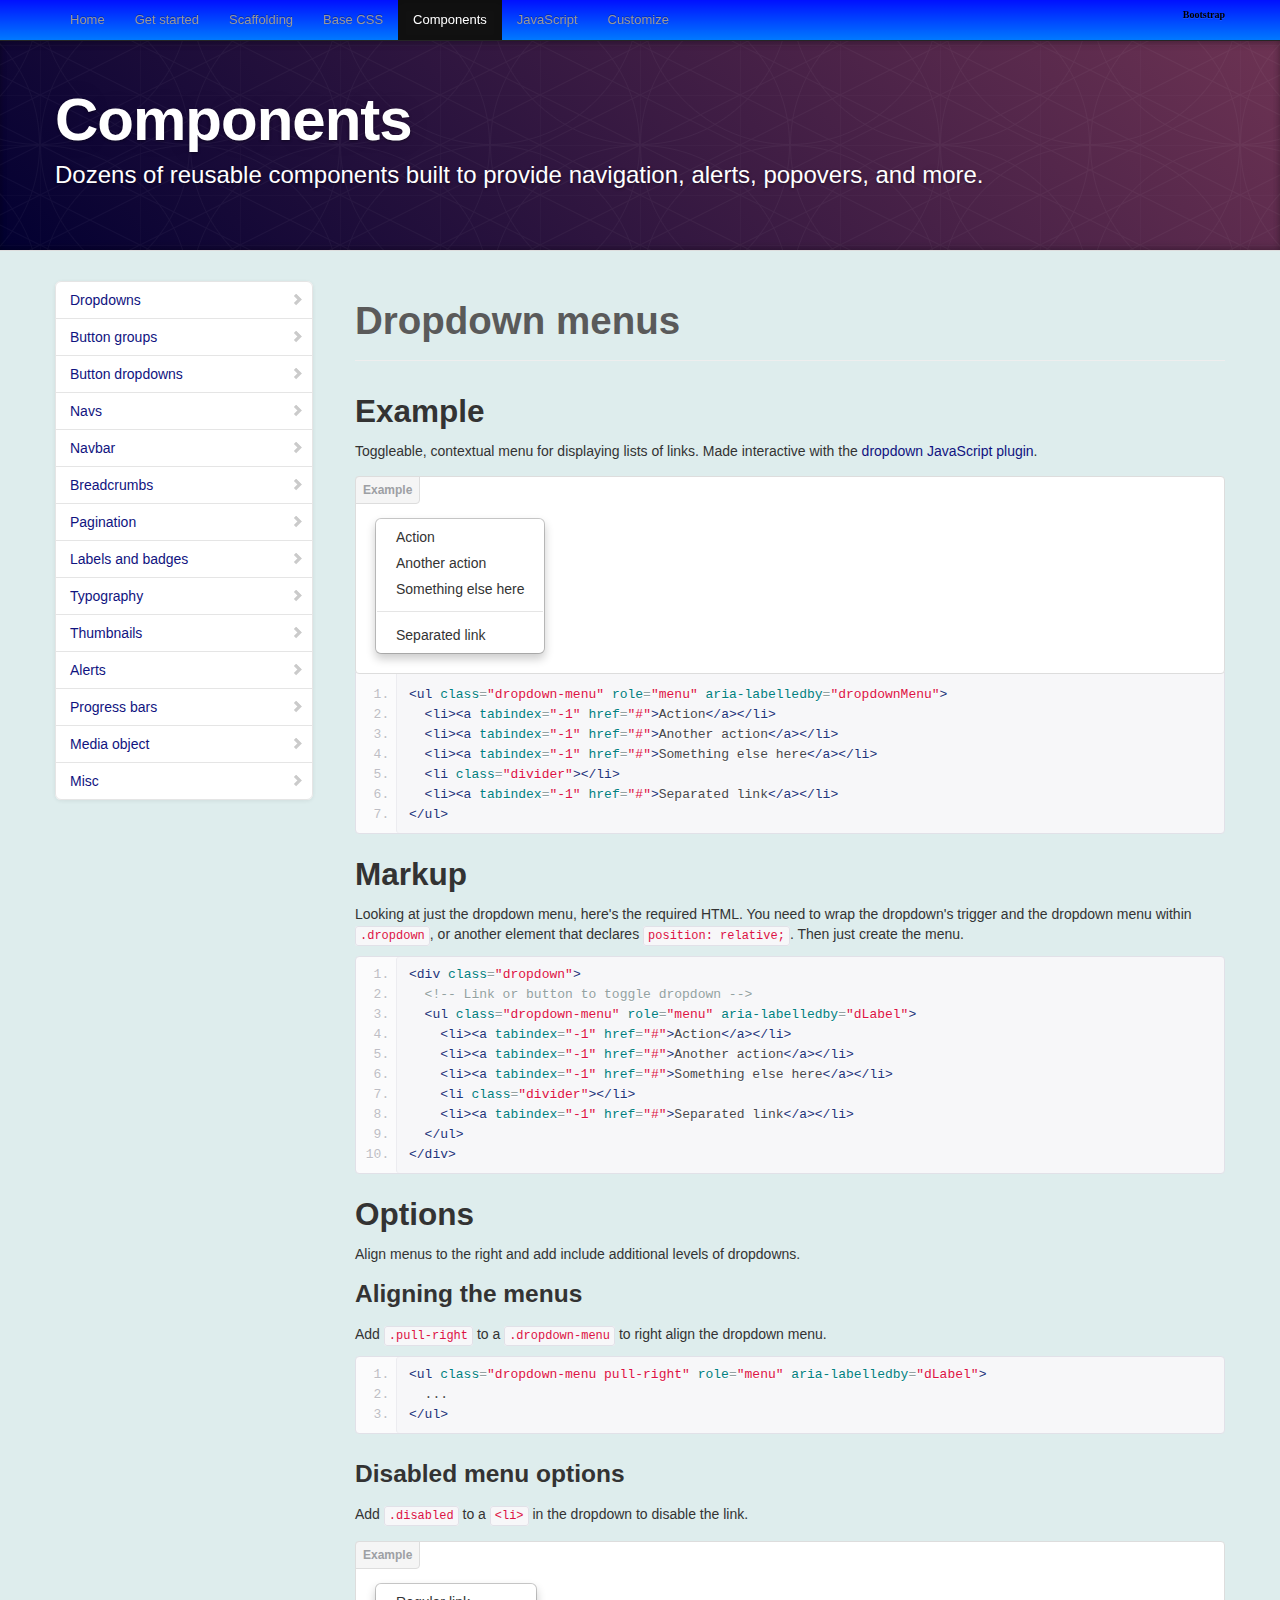
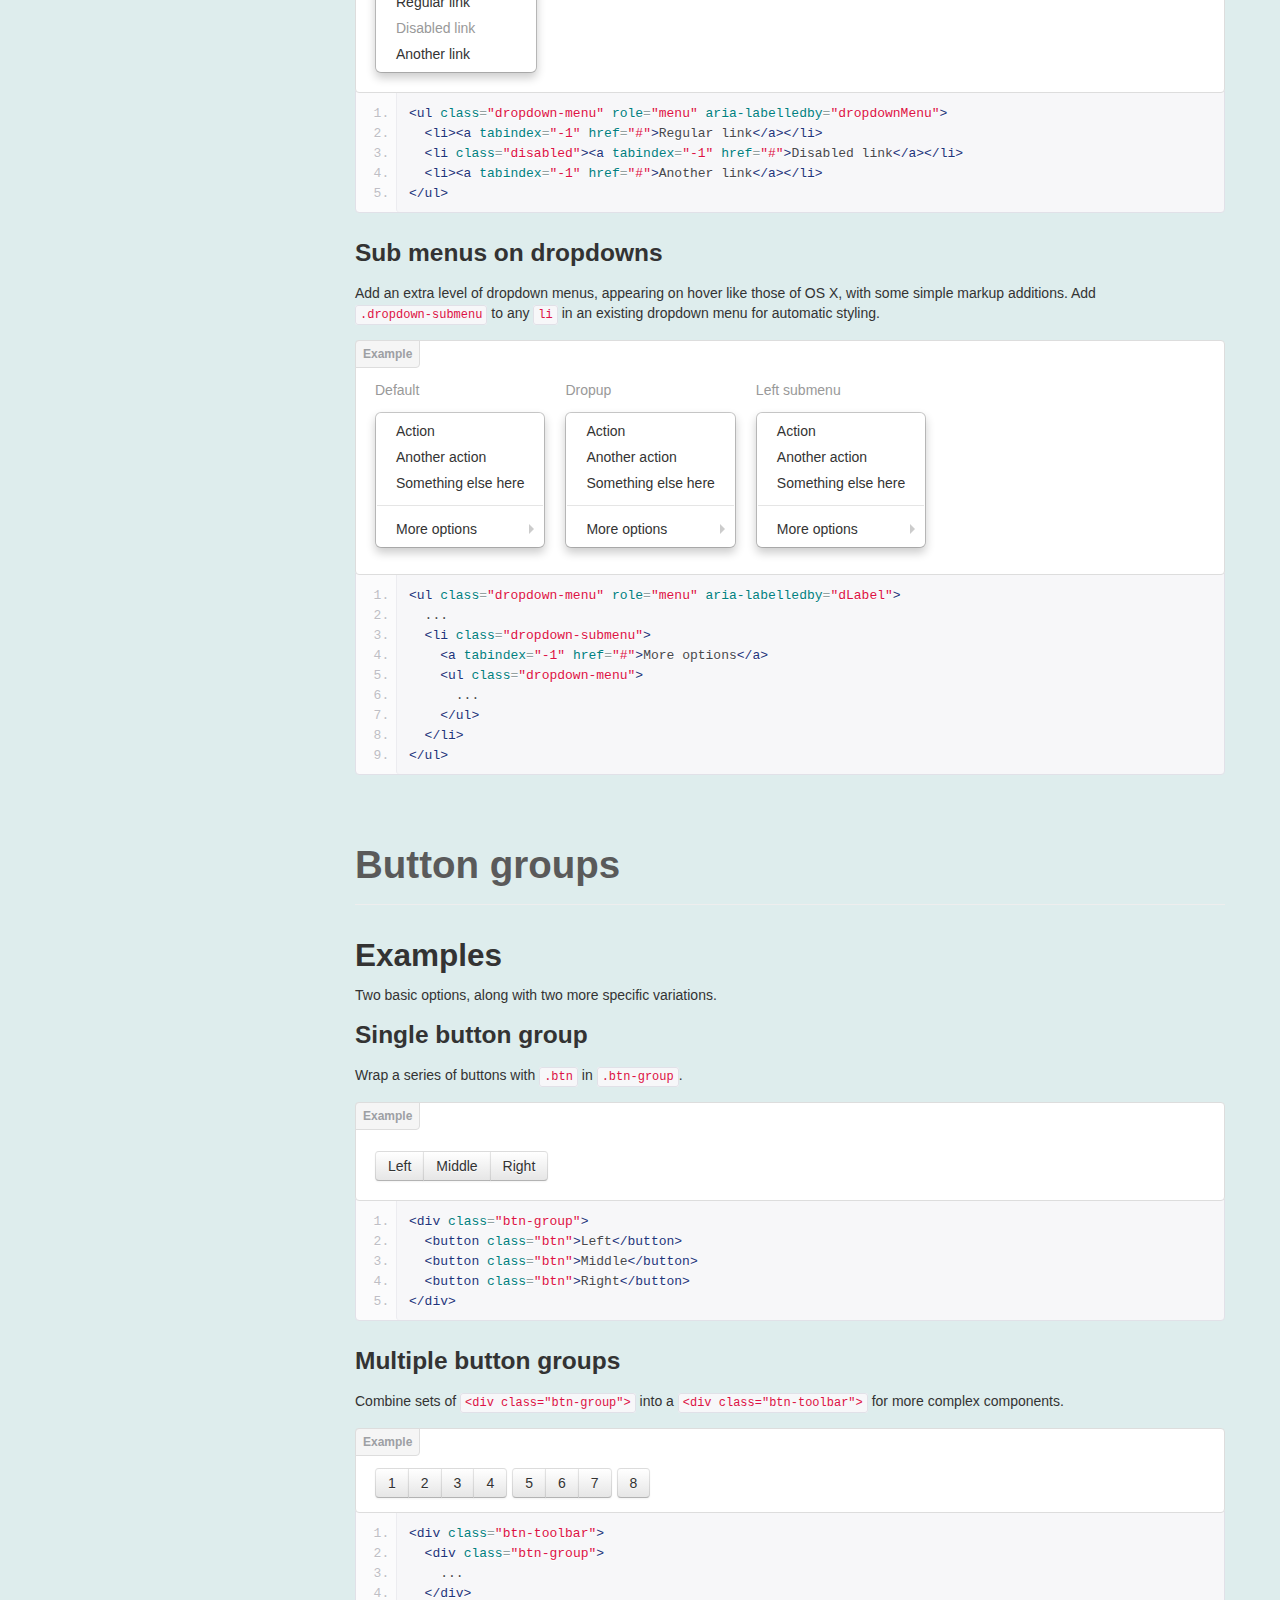
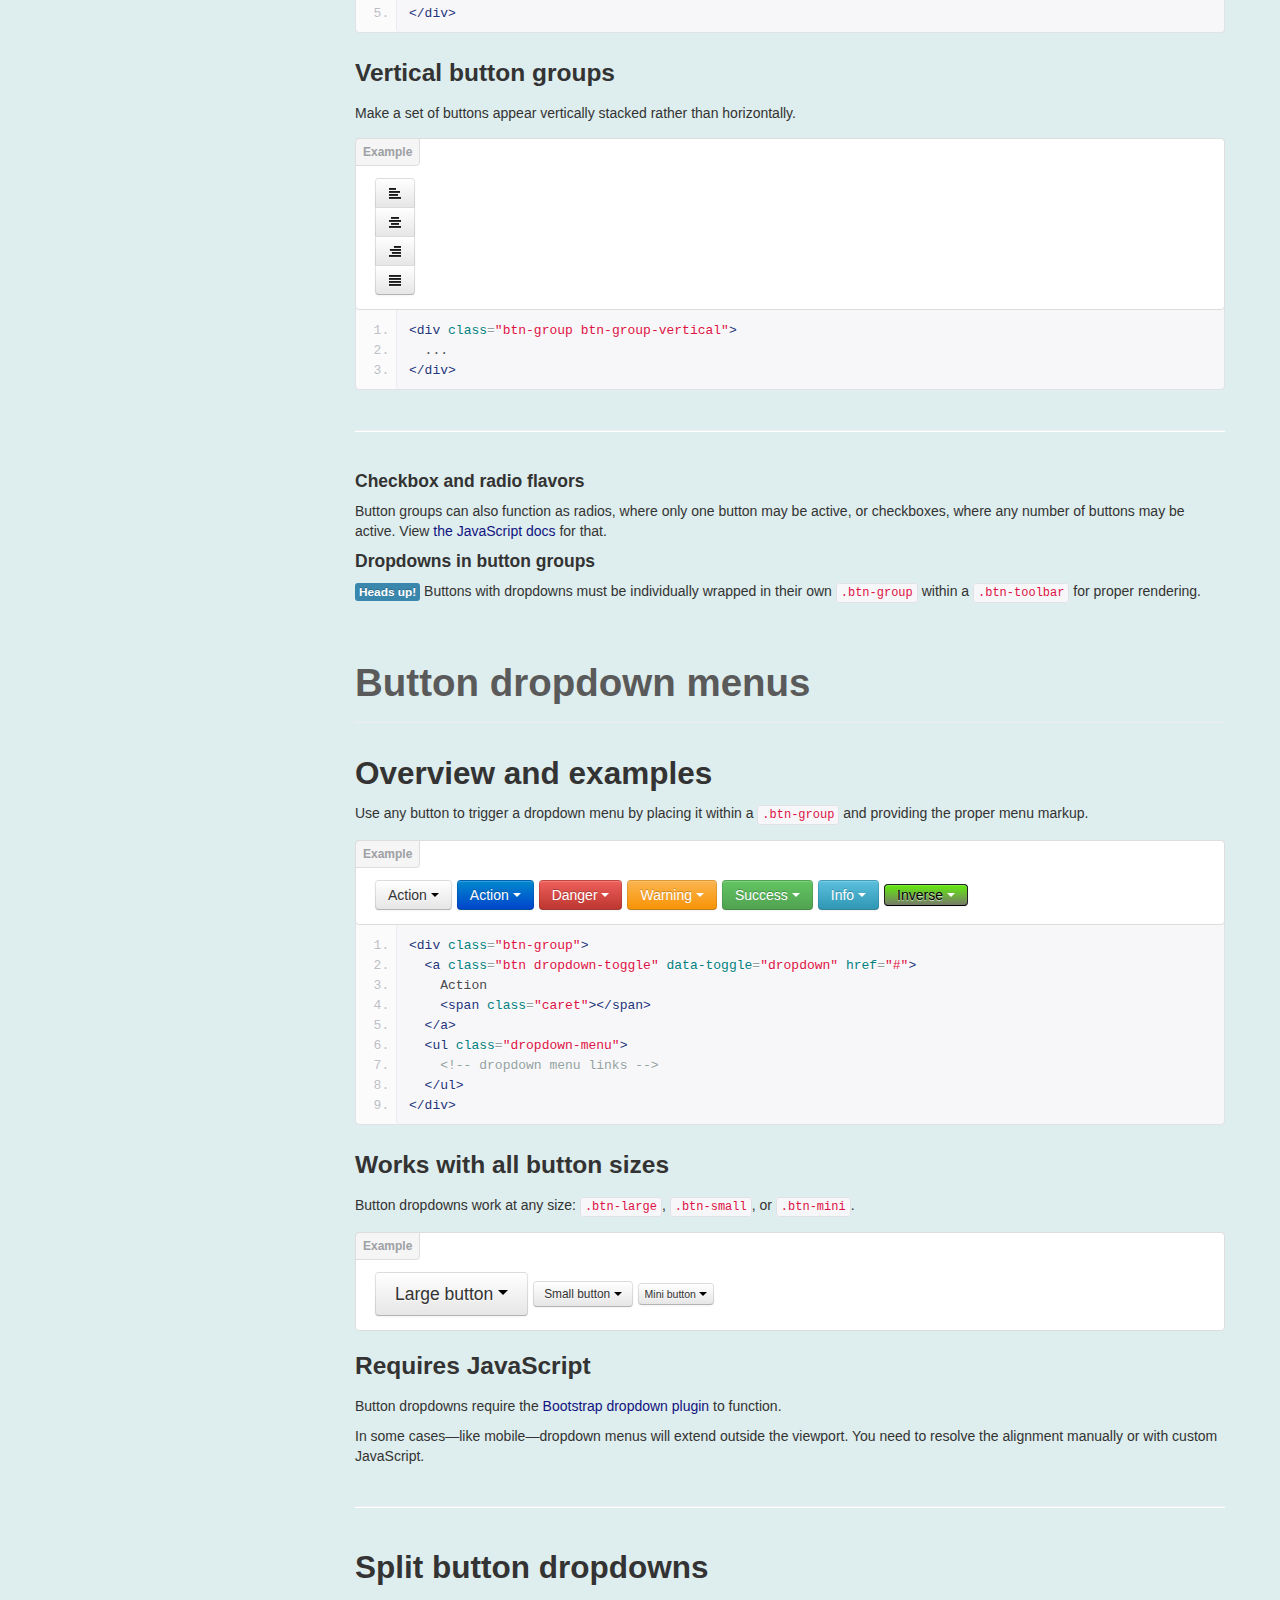
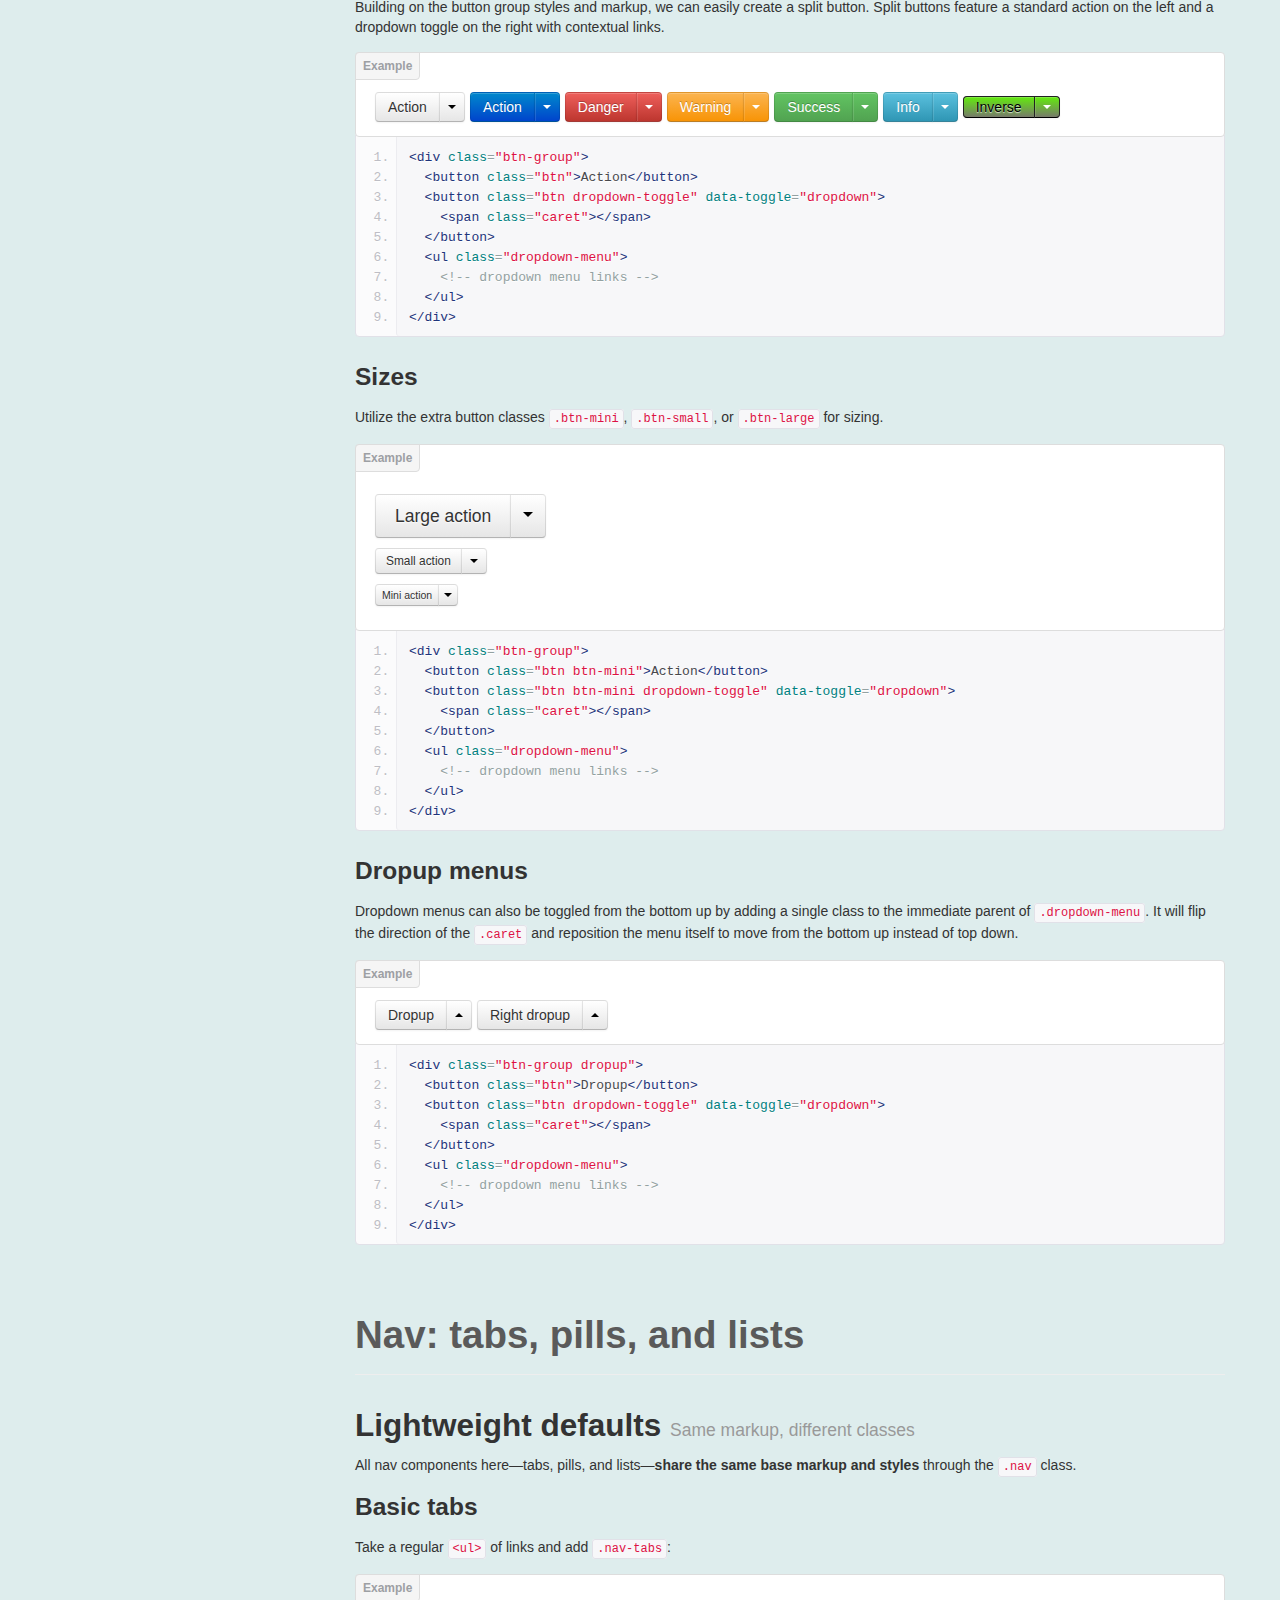
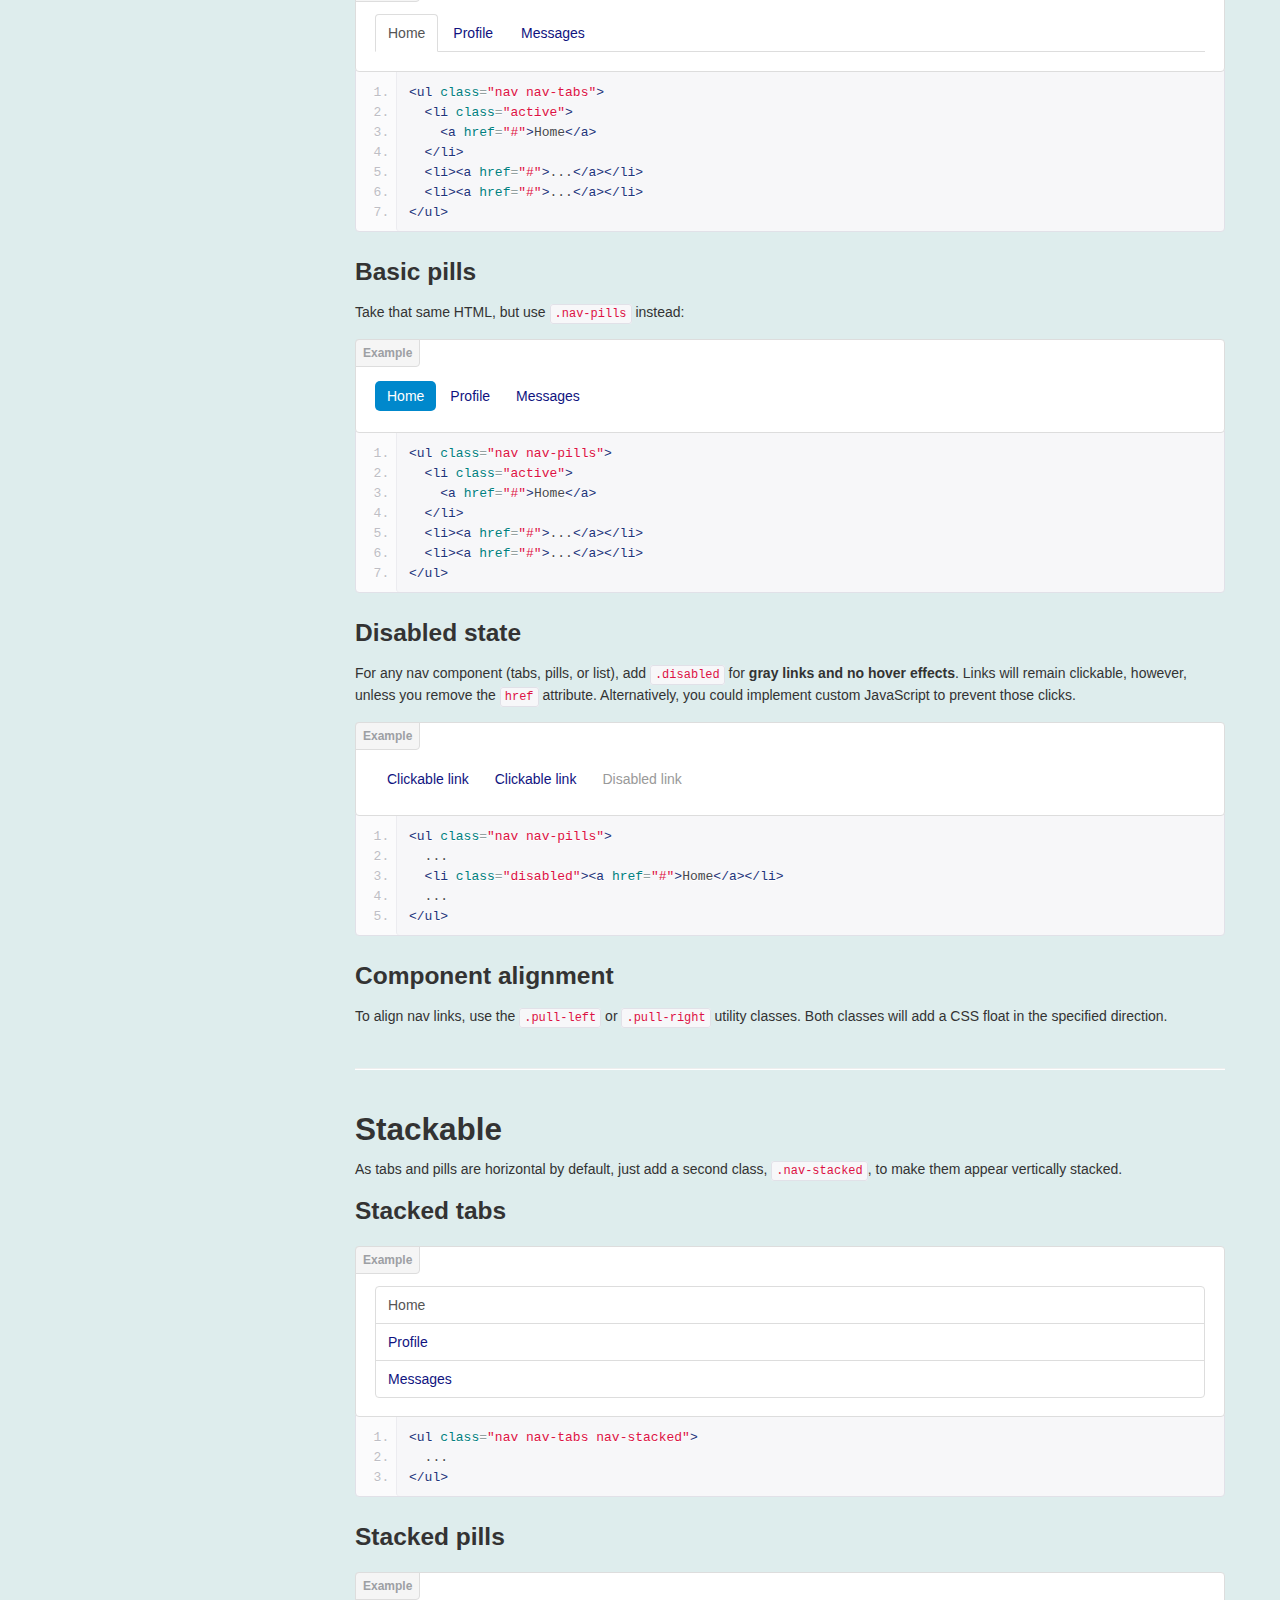
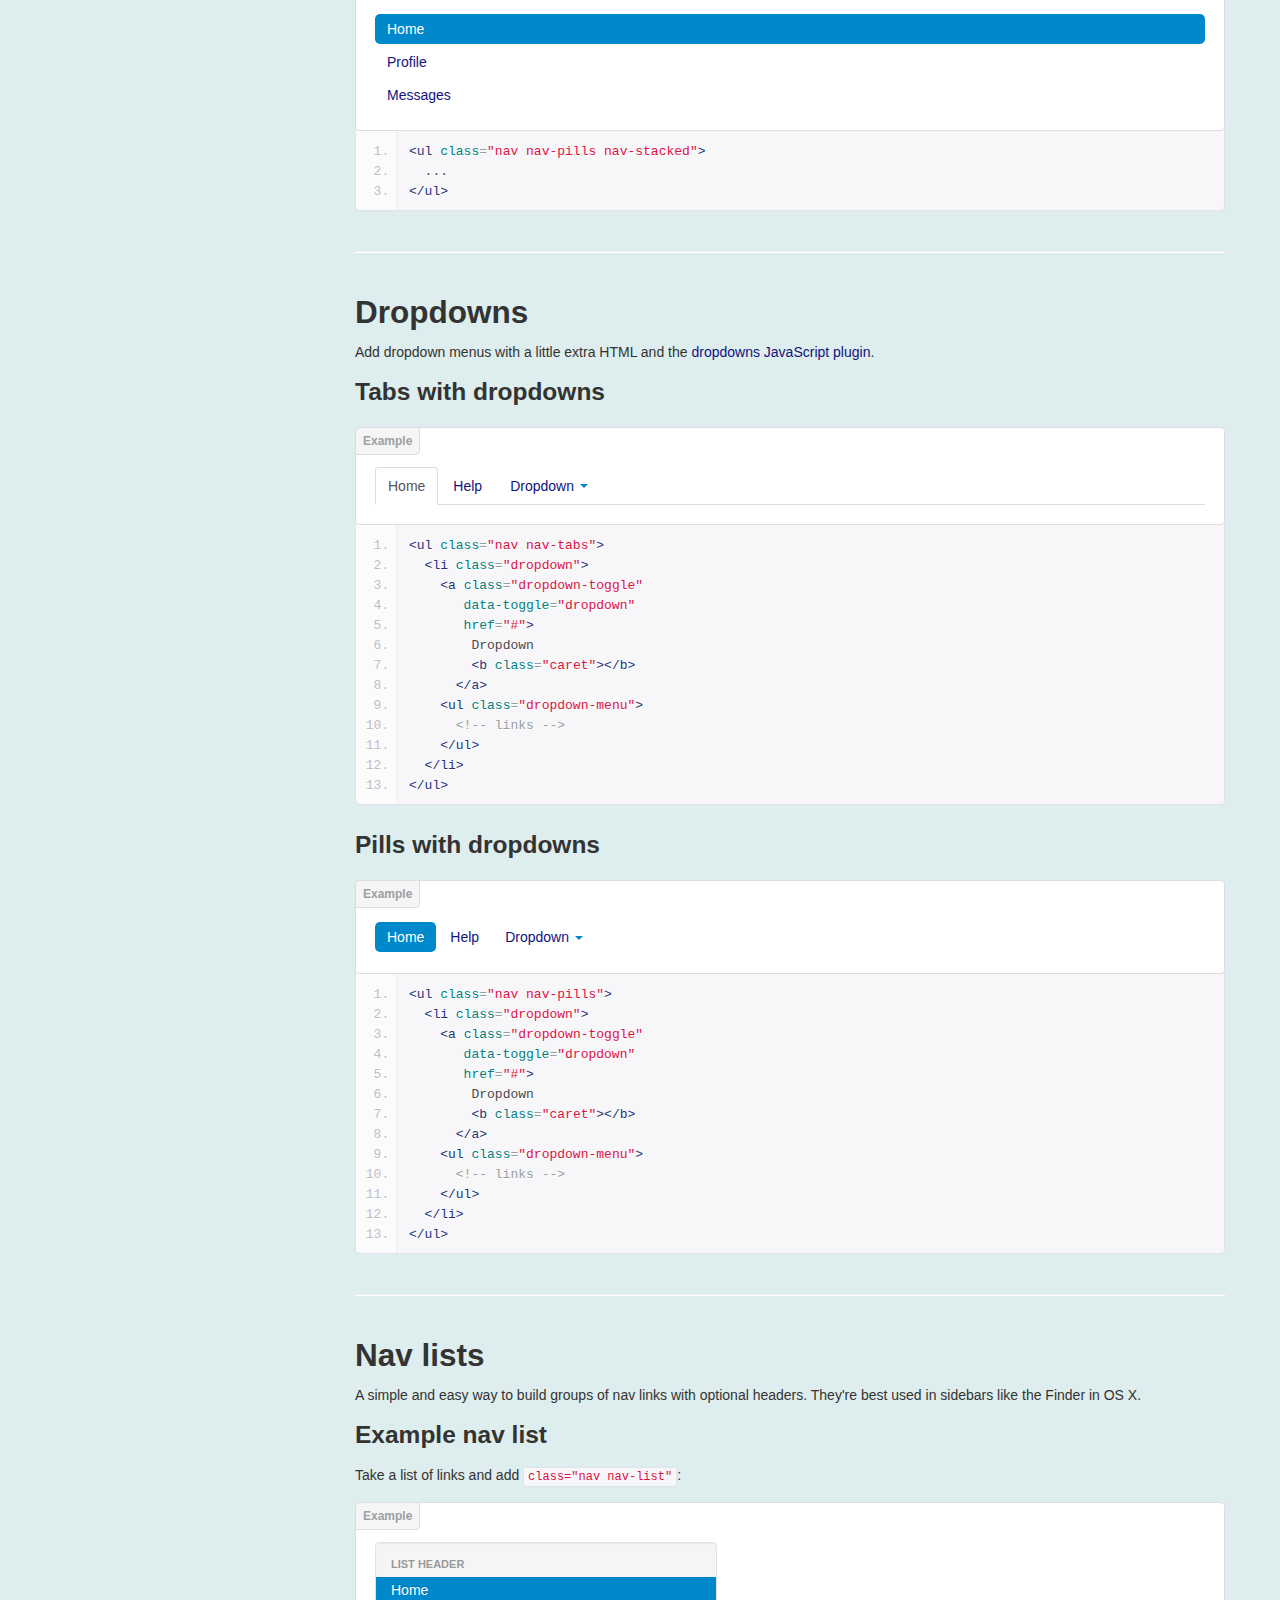
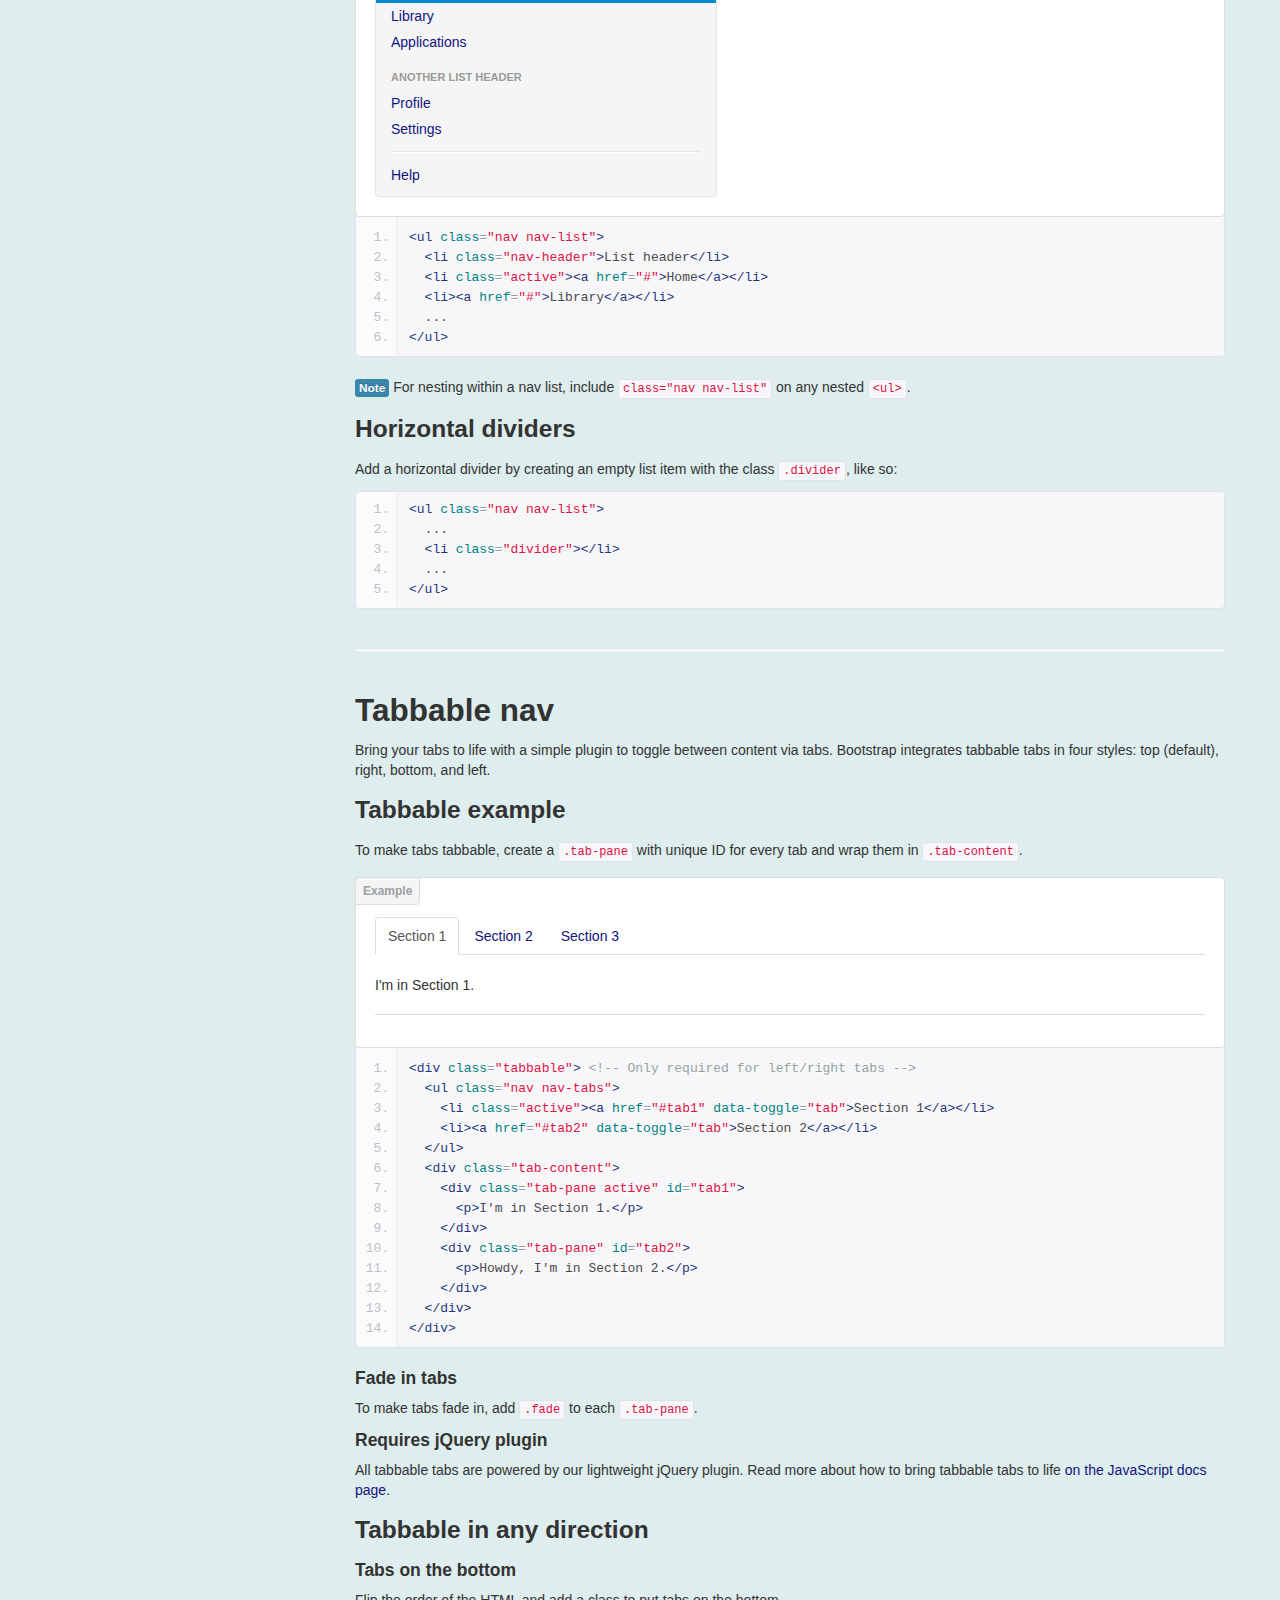
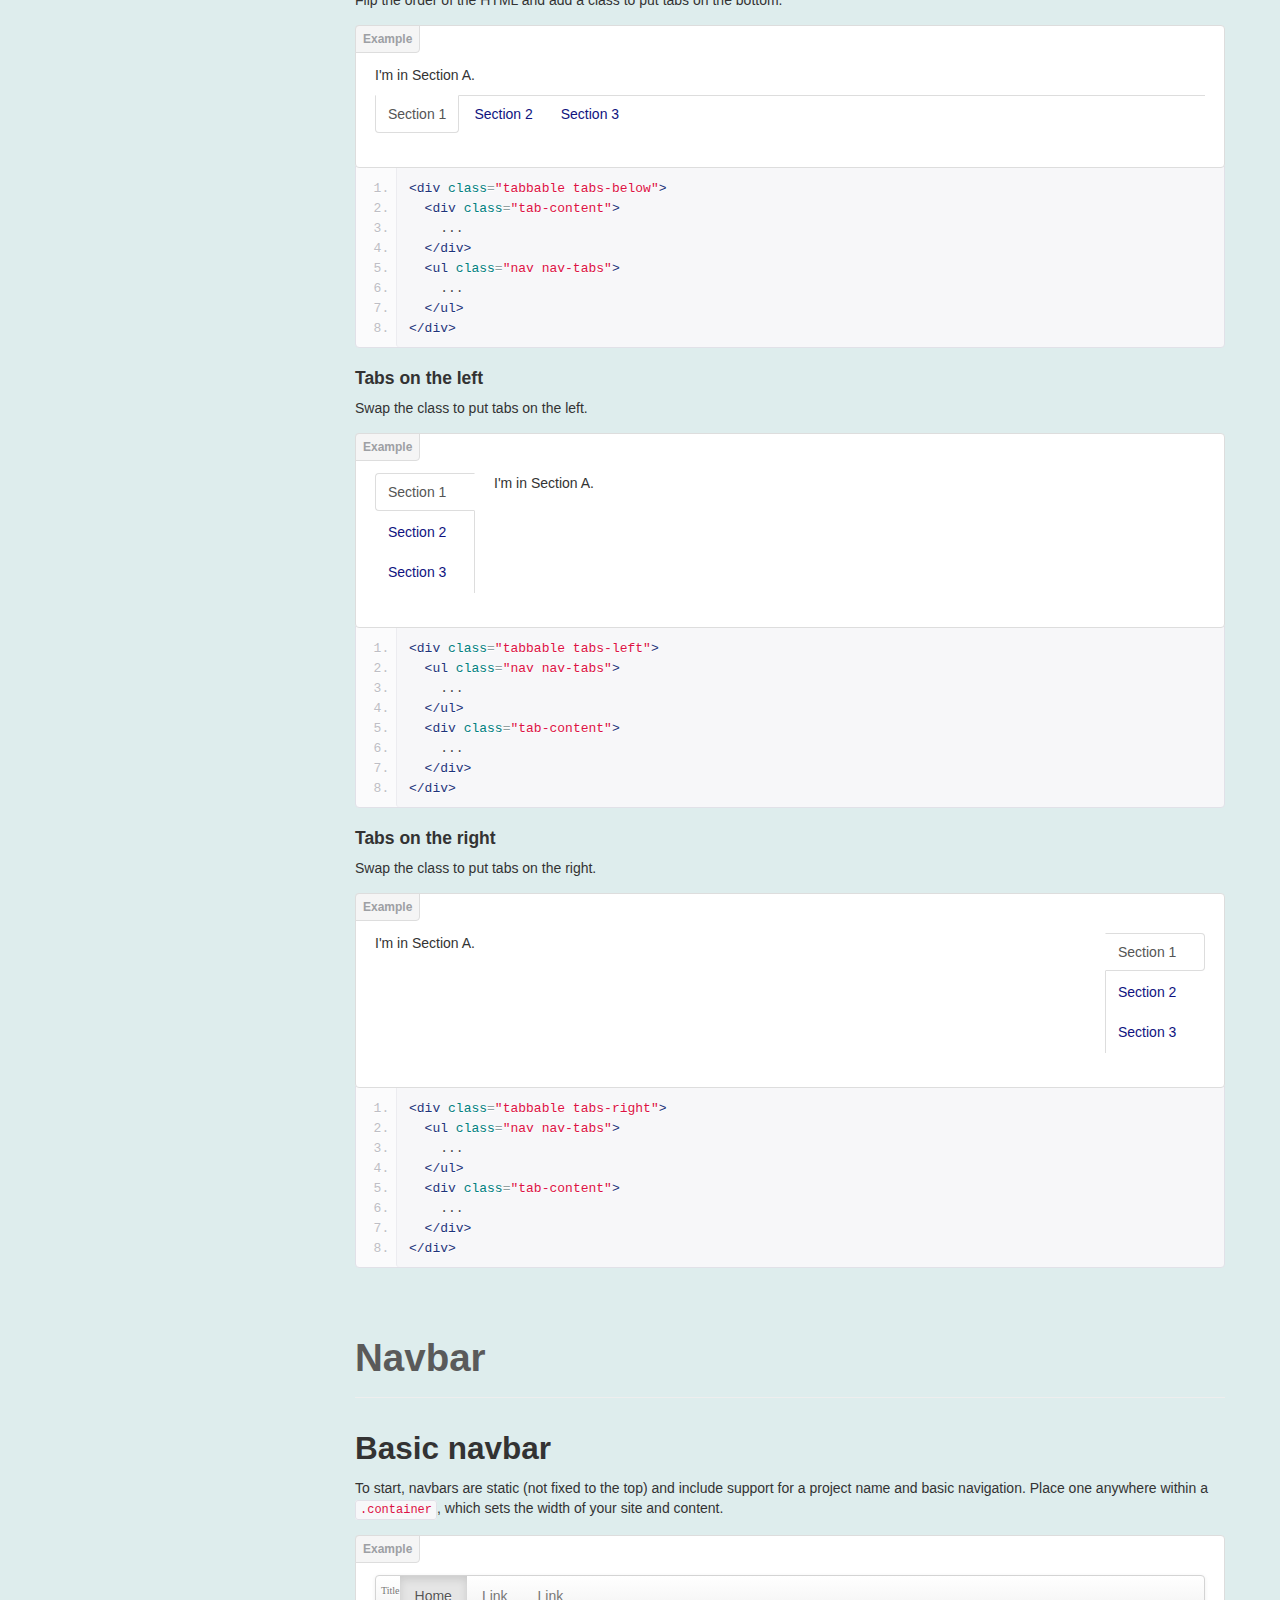
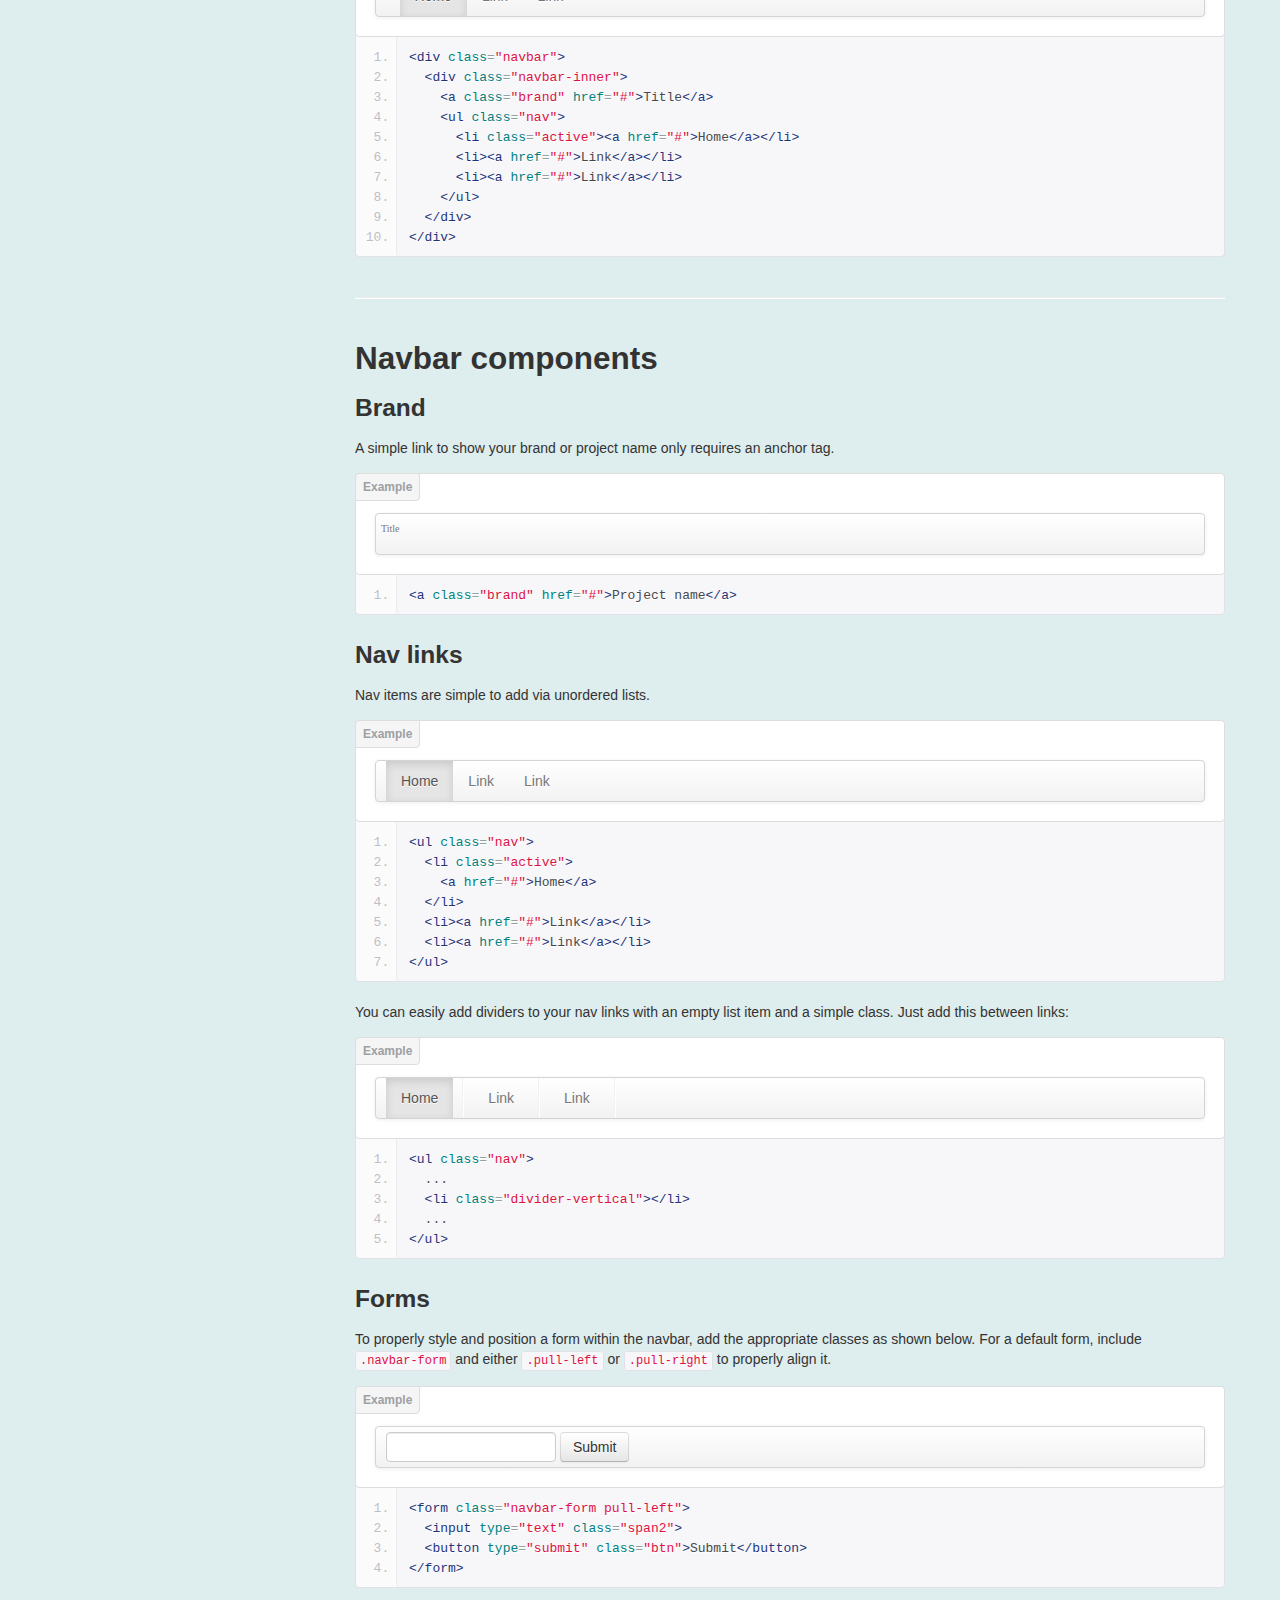
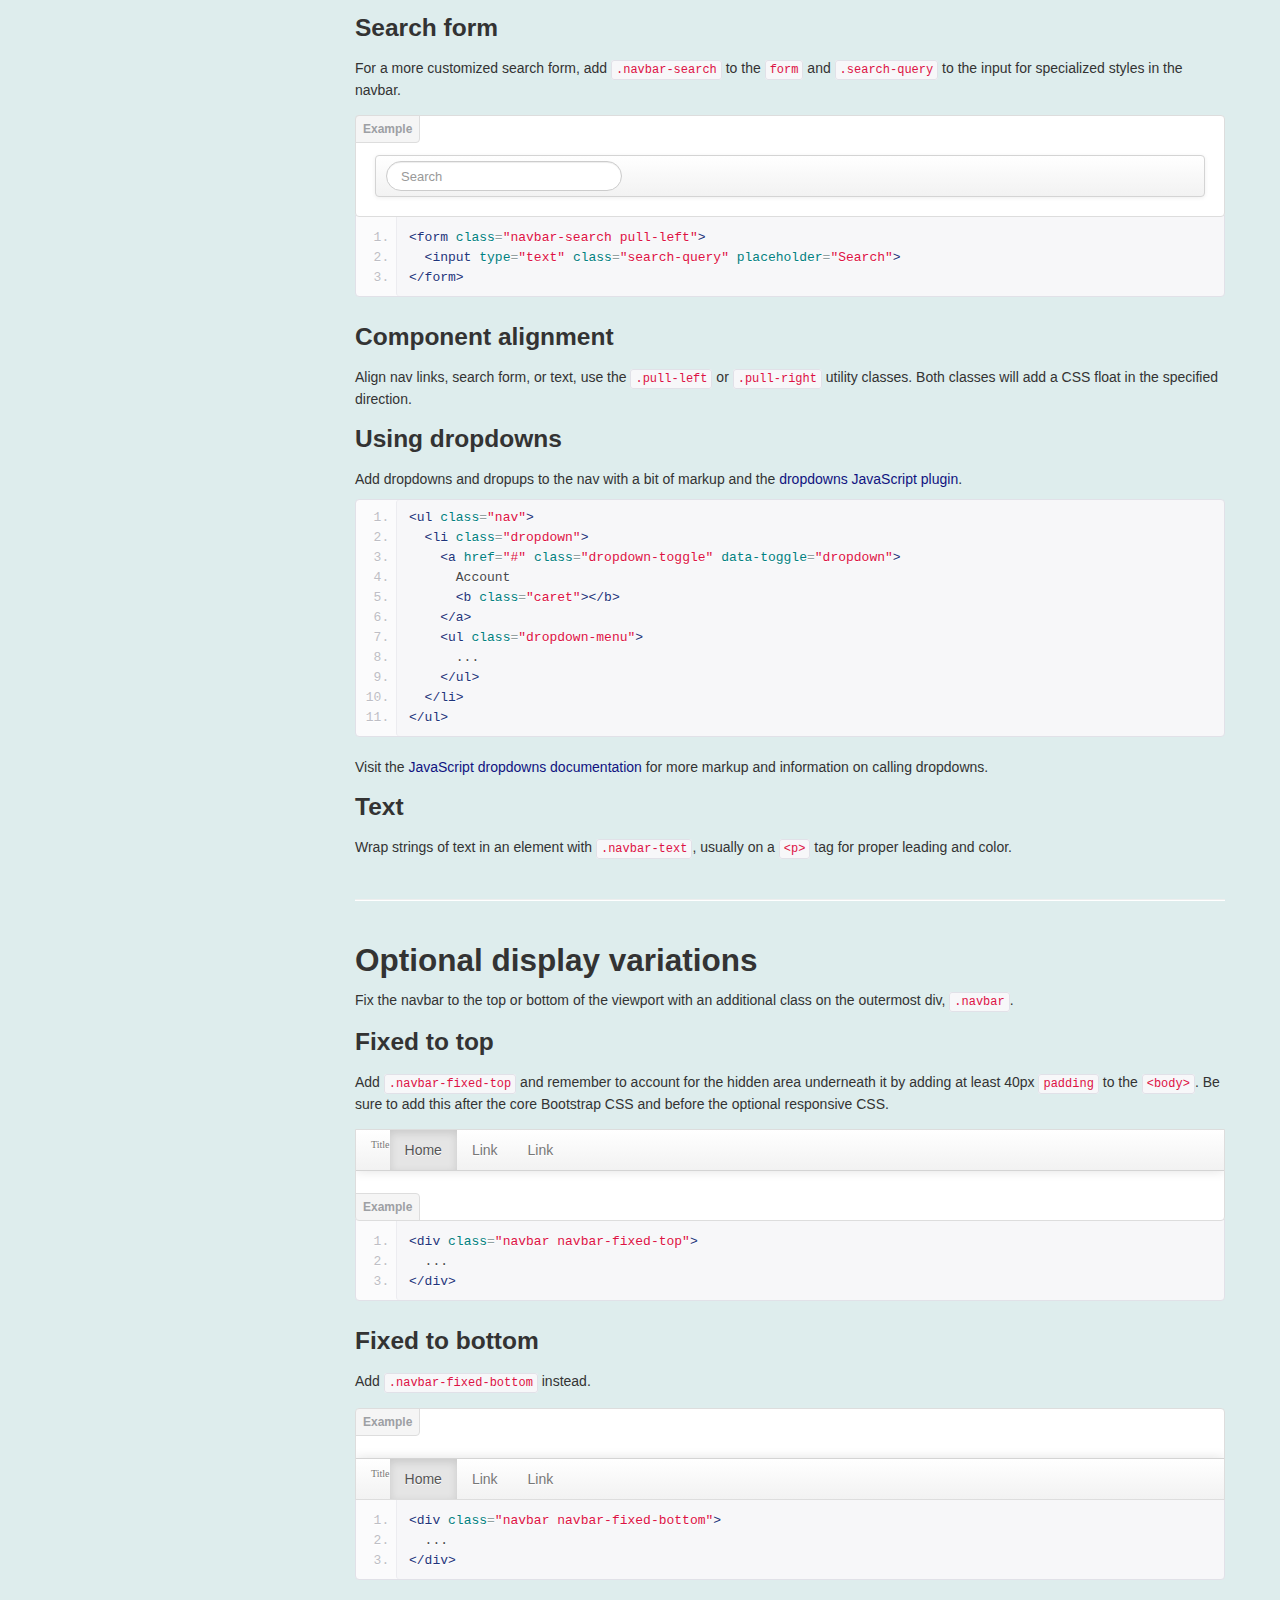
<file: promodominus/static/bootstrap/docs/components.html>
<!DOCTYPE html>
<html lang="en">
  <head>
    <meta charset="utf-8">
    <title>Components · Bootstrap</title>
    <meta name="viewport" content="width=device-width, initial-scale=1.0">
    <meta name="description" content="">
    <meta name="author" content="">

    <!-- Le styles -->
    <link href="assets/css/bootstrap.css" rel="stylesheet">
    <link href="assets/css/bootstrap-responsive.css" rel="stylesheet">
    <link href="assets/css/docs.css" rel="stylesheet">
    <link href="assets/js/google-code-prettify/prettify.css" rel="stylesheet">

    <!-- Le HTML5 shim, for IE6-8 support of HTML5 elements -->
    <!--[if lt IE 9]>
      <script src="assets/js/html5shiv.js"></script>
    <![endif]-->

    <!-- Le fav and touch icons -->
    <link rel="apple-touch-icon-precomposed" sizes="144x144" href="assets/ico/apple-touch-icon-144-precomposed.png">
    <link rel="apple-touch-icon-precomposed" sizes="114x114" href="assets/ico/apple-touch-icon-114-precomposed.png">
      <link rel="apple-touch-icon-precomposed" sizes="72x72" href="assets/ico/apple-touch-icon-72-precomposed.png">
                    <link rel="apple-touch-icon-precomposed" href="assets/ico/apple-touch-icon-57-precomposed.png">
                                   <link rel="shortcut icon" href="assets/ico/favicon.png">

    <script type="text/javascript">
      var _gaq = _gaq || [];
      _gaq.push(['_setAccount', 'UA-146052-10']);
      _gaq.push(['_trackPageview']);
      (function() {
        var ga = document.createElement('script'); ga.type = 'text/javascript'; ga.async = true;
        ga.src = ('https:' == document.location.protocol ? 'https://ssl' : 'http://www') + '.google-analytics.com/ga.js';
        var s = document.getElementsByTagName('script')[0]; s.parentNode.insertBefore(ga, s);
      })();
    </script>
  </head>

  <body data-spy="scroll" data-target=".bs-docs-sidebar">

    <!-- Navbar
    ================================================== -->
    <div class="navbar navbar-inverse navbar-fixed-top">
      <div class="navbar-inner">
        <div class="container">
          <button type="button" class="btn btn-navbar" data-toggle="collapse" data-target=".nav-collapse">
            <span class="icon-bar"></span>
            <span class="icon-bar"></span>
            <span class="icon-bar"></span>
          </button>
          <a class="brand" href="./index.html">Bootstrap</a>
          <div class="nav-collapse collapse">
            <ul class="nav">
              <li class="">
                <a href="./index.html">Home</a>
              </li>
              <li class="">
                <a href="./getting-started.html">Get started</a>
              </li>
              <li class="">
                <a href="./scaffolding.html">Scaffolding</a>
              </li>
              <li class="">
                <a href="./base-css.html">Base CSS</a>
              </li>
              <li class="active">
                <a href="./components.html">Components</a>
              </li>
              <li class="">
                <a href="./javascript.html">JavaScript</a>
              </li>
              <li class="">
                <a href="./customize.html">Customize</a>
              </li>
            </ul>
          </div>
        </div>
      </div>
    </div>

<!-- Subhead
================================================== -->
<header class="jumbotron subhead" id="overview">
  <div class="container">
    <h1>Components</h1>
    <p class="lead">Dozens of reusable components built to provide navigation, alerts, popovers, and more.</p>
  </div>
</header>


  <div class="container">

    <!-- Docs nav
    ================================================== -->
    <div class="row">
      <div class="span3 bs-docs-sidebar">
        <ul class="nav nav-list bs-docs-sidenav">
          <li><a href="#dropdowns"><i class="icon-chevron-right"></i> Dropdowns</a></li>
          <li><a href="#buttonGroups"><i class="icon-chevron-right"></i> Button groups</a></li>
          <li><a href="#buttonDropdowns"><i class="icon-chevron-right"></i> Button dropdowns</a></li>
          <li><a href="#navs"><i class="icon-chevron-right"></i> Navs</a></li>
          <li><a href="#navbar"><i class="icon-chevron-right"></i> Navbar</a></li>
          <li><a href="#breadcrumbs"><i class="icon-chevron-right"></i> Breadcrumbs</a></li>
          <li><a href="#pagination"><i class="icon-chevron-right"></i> Pagination</a></li>
          <li><a href="#labels-badges"><i class="icon-chevron-right"></i> Labels and badges</a></li>
          <li><a href="#typography"><i class="icon-chevron-right"></i> Typography</a></li>
          <li><a href="#thumbnails"><i class="icon-chevron-right"></i> Thumbnails</a></li>
          <li><a href="#alerts"><i class="icon-chevron-right"></i> Alerts</a></li>
          <li><a href="#progress"><i class="icon-chevron-right"></i> Progress bars</a></li>
          <li><a href="#media"><i class="icon-chevron-right"></i> Media object</a></li>
          <li><a href="#misc"><i class="icon-chevron-right"></i> Misc</a></li>
        </ul>
      </div>
      <div class="span9">



        <!-- Dropdowns
        ================================================== -->
        <section id="dropdowns">
          <div class="page-header">
            <h1>Dropdown menus</h1>
          </div>

          <h2>Example</h2>
          <p>Toggleable, contextual menu for displaying lists of links. Made interactive with the <a href="./javascript.html#dropdowns">dropdown JavaScript plugin</a>.</p>
          <div class="bs-docs-example">
            <div class="dropdown clearfix">
              <ul class="dropdown-menu" role="menu" aria-labelledby="dropdownMenu" style="display: block; position: static; margin-bottom: 5px; *width: 180px;">
                <li><a tabindex="-1" href="#">Action</a></li>
                <li><a tabindex="-1" href="#">Another action</a></li>
                <li><a tabindex="-1" href="#">Something else here</a></li>
                <li class="divider"></li>
                <li><a tabindex="-1" href="#">Separated link</a></li>
              </ul>
            </div>
          </div>
<pre class="prettyprint linenums">
&lt;ul class="dropdown-menu" role="menu" aria-labelledby="dropdownMenu"&gt;
  &lt;li&gt;&lt;a tabindex="-1" href="#"&gt;Action&lt;/a&gt;&lt;/li&gt;
  &lt;li&gt;&lt;a tabindex="-1" href="#"&gt;Another action&lt;/a&gt;&lt;/li&gt;
  &lt;li&gt;&lt;a tabindex="-1" href="#"&gt;Something else here&lt;/a&gt;&lt;/li&gt;
  &lt;li class="divider"&gt;&lt;/li&gt;
  &lt;li&gt;&lt;a tabindex="-1" href="#"&gt;Separated link&lt;/a&gt;&lt;/li&gt;
&lt;/ul&gt;
</pre>

          <h2>Markup</h2>
          <p>Looking at just the dropdown menu, here's the required HTML. You need to wrap the dropdown's trigger and the dropdown menu within <code>.dropdown</code>, or another element that declares <code>position: relative;</code>. Then just create the menu.</p>

<pre class="prettyprint linenums">
&lt;div class="dropdown"&gt;
  &lt;!-- Link or button to toggle dropdown --&gt;
  &lt;ul class="dropdown-menu" role="menu" aria-labelledby="dLabel"&gt;
    &lt;li&gt;&lt;a tabindex="-1" href="#"&gt;Action&lt;/a&gt;&lt;/li&gt;
    &lt;li&gt;&lt;a tabindex="-1" href="#"&gt;Another action&lt;/a&gt;&lt;/li&gt;
    &lt;li&gt;&lt;a tabindex="-1" href="#"&gt;Something else here&lt;/a&gt;&lt;/li&gt;
    &lt;li class="divider"&gt;&lt;/li&gt;
    &lt;li&gt;&lt;a tabindex="-1" href="#"&gt;Separated link&lt;/a&gt;&lt;/li&gt;
  &lt;/ul&gt;
&lt;/div&gt;
</pre>

          <h2>Options</h2>
          <p>Align menus to the right and add include additional levels of dropdowns.</p>

          <h3>Aligning the menus</h3>
          <p>Add <code>.pull-right</code> to a <code>.dropdown-menu</code> to right align the dropdown menu.</p>
<pre class="prettyprint linenums">
&lt;ul class="dropdown-menu pull-right" role="menu" aria-labelledby="dLabel"&gt;
  ...
&lt;/ul&gt;
</pre>

          <h3>Disabled menu options</h3>
          <p>Add <code>.disabled</code> to a <code>&lt;li&gt;</code> in the dropdown to disable the link.</p>
          <div class="bs-docs-example">
            <div class="dropdown clearfix">
              <ul class="dropdown-menu" role="menu" aria-labelledby="dropdownMenu" style="display: block; position: static; margin-bottom: 5px; *width: 180px;">
                <li><a tabindex="-1" href="#">Regular link</a></li>
                <li class="disabled"><a tabindex="-1" href="#">Disabled link</a></li>
                <li><a tabindex="-1" href="#">Another link</a></li>
              </ul>
            </div>
          </div>
<pre class="prettyprint linenums">
&lt;ul class="dropdown-menu" role="menu" aria-labelledby="dropdownMenu"&gt;
  &lt;li&gt;&lt;a tabindex="-1" href="#"&gt;Regular link&lt;/a&gt;&lt;/li&gt;
  &lt;li class="disabled"&gt;&lt;a tabindex="-1" href="#"&gt;Disabled link&lt;/a&gt;&lt;/li&gt;
  &lt;li&gt;&lt;a tabindex="-1" href="#"&gt;Another link&lt;/a&gt;&lt;/li&gt;
&lt;/ul&gt;
</pre>

          <h3>Sub menus on dropdowns</h3>
          <p>Add an extra level of dropdown menus, appearing on hover like those of OS X, with some simple markup additions. Add <code>.dropdown-submenu</code> to any <code>li</code> in an existing dropdown menu for automatic styling.</p>
          <div class="bs-docs-example bs-docs-example-submenus">

            <div class="pull-left">
              <p class="muted">Default</p>
              <div class="dropdown clearfix">
                <ul class="dropdown-menu" role="menu" aria-labelledby="dropdownMenu">
                  <li><a tabindex="-1" href="#">Action</a></li>
                  <li><a tabindex="-1" href="#">Another action</a></li>
                  <li><a tabindex="-1" href="#">Something else here</a></li>
                  <li class="divider"></li>
                  <li class="dropdown-submenu">
                    <a tabindex="-1" href="#">More options</a>
                    <ul class="dropdown-menu">
                      <li><a tabindex="-1" href="#">Second level link</a></li>
                      <li><a tabindex="-1" href="#">Second level link</a></li>
                      <li><a tabindex="-1" href="#">Second level link</a></li>
                      <li><a tabindex="-1" href="#">Second level link</a></li>
                      <li><a tabindex="-1" href="#">Second level link</a></li>
                    </ul>
                  </li>
                </ul>
              </div>
            </div>

            <div class="pull-left">
              <p class="muted">Dropup</p>
              <div class="dropup">
                <ul class="dropdown-menu" role="menu" aria-labelledby="dropdownMenu">
                  <li><a tabindex="-1" href="#">Action</a></li>
                  <li><a tabindex="-1" href="#">Another action</a></li>
                  <li><a tabindex="-1" href="#">Something else here</a></li>
                  <li class="divider"></li>
                  <li class="dropdown-submenu">
                    <a tabindex="-1" href="#">More options</a>
                    <ul class="dropdown-menu">
                      <li><a tabindex="-1" href="#">Second level link</a></li>
                      <li><a tabindex="-1" href="#">Second level link</a></li>
                      <li><a tabindex="-1" href="#">Second level link</a></li>
                      <li><a tabindex="-1" href="#">Second level link</a></li>
                      <li><a tabindex="-1" href="#">Second level link</a></li>
                    </ul>
                  </li>
                </ul>
              </div>
            </div>

            <div class="pull-left">
              <p class="muted">Left submenu</p>
              <div class="dropdown">
                <ul class="dropdown-menu" role="menu" aria-labelledby="dropdownMenu">
                  <li><a tabindex="-1" href="#">Action</a></li>
                  <li><a tabindex="-1" href="#">Another action</a></li>
                  <li><a tabindex="-1" href="#">Something else here</a></li>
                  <li class="divider"></li>
                  <li class="dropdown-submenu pull-left">
                    <a tabindex="-1" href="#">More options</a>
                    <ul class="dropdown-menu">
                      <li><a tabindex="-1" href="#">Second level link</a></li>
                      <li><a tabindex="-1" href="#">Second level link</a></li>
                      <li><a tabindex="-1" href="#">Second level link</a></li>
                      <li><a tabindex="-1" href="#">Second level link</a></li>
                      <li><a tabindex="-1" href="#">Second level link</a></li>
                    </ul>
                  </li>
                </ul>
              </div>
            </div>

          </div>
<pre class="prettyprint linenums">
&lt;ul class="dropdown-menu" role="menu" aria-labelledby="dLabel"&gt;
  ...
  &lt;li class="dropdown-submenu"&gt;
    &lt;a tabindex="-1" href="#"&gt;More options&lt;/a&gt;
    &lt;ul class="dropdown-menu"&gt;
      ...
    &lt;/ul&gt;
  &lt;/li&gt;
&lt;/ul&gt;
</pre>

        </section>




        <!-- Button Groups
        ================================================== -->
        <section id="buttonGroups">
          <div class="page-header">
            <h1>Button groups</h1>
          </div>

          <h2>Examples</h2>
          <p>Two basic options, along with two more specific variations.</p>

          <h3>Single button group</h3>
          <p>Wrap a series of buttons with <code>.btn</code> in <code>.btn-group</code>.</p>
          <div class="bs-docs-example">
            <div class="btn-group" style="margin: 9px 0 5px;">
              <button class="btn">Left</button>
              <button class="btn">Middle</button>
              <button class="btn">Right</button>
            </div>
          </div>
<pre class="prettyprint linenums">
&lt;div class="btn-group"&gt;
  &lt;button class="btn"&gt;Left&lt;/button&gt;
  &lt;button class="btn"&gt;Middle&lt;/button&gt;
  &lt;button class="btn"&gt;Right&lt;/button&gt;
&lt;/div&gt;
</pre>

          <h3>Multiple button groups</h3>
          <p>Combine sets of <code>&lt;div class="btn-group"&gt;</code> into a <code>&lt;div class="btn-toolbar"&gt;</code> for more complex components.</p>
          <div class="bs-docs-example">
            <div class="btn-toolbar" style="margin: 0;">
              <div class="btn-group">
                <button class="btn">1</button>
                <button class="btn">2</button>
                <button class="btn">3</button>
                <button class="btn">4</button>
              </div>
              <div class="btn-group">
                <button class="btn">5</button>
                <button class="btn">6</button>
                <button class="btn">7</button>
              </div>
              <div class="btn-group">
                <button class="btn">8</button>
              </div>
            </div>
          </div>
<pre class="prettyprint linenums">
&lt;div class="btn-toolbar"&gt;
  &lt;div class="btn-group"&gt;
    ...
  &lt;/div&gt;
&lt;/div&gt;
</pre>

          <h3>Vertical button groups</h3>
          <p>Make a set of buttons appear vertically stacked rather than horizontally.</p>
          <div class="bs-docs-example">
            <div class="btn-group btn-group-vertical">
              <button type="button" class="btn"><i class="icon-align-left"></i></button>
              <button type="button" class="btn"><i class="icon-align-center"></i></button>
              <button type="button" class="btn"><i class="icon-align-right"></i></button>
              <button type="button" class="btn"><i class="icon-align-justify"></i></button>
            </div>
          </div>
<pre class="prettyprint linenums">
&lt;div class="btn-group btn-group-vertical"&gt;
  ...
&lt;/div&gt;
</pre>


          <hr class="bs-docs-separator">


          <h4>Checkbox and radio flavors</h4>
          <p>Button groups can also function as radios, where only one button may be active, or checkboxes, where any number of buttons may be active. View <a href="./javascript.html#buttons">the JavaScript docs</a> for that.</p>

          <h4>Dropdowns in button groups</h4>
          <p><span class="label label-info">Heads up!</span> Buttons with dropdowns must be individually wrapped in their own <code>.btn-group</code> within a <code>.btn-toolbar</code> for proper rendering.</p>
        </section>



        <!-- Split button dropdowns
        ================================================== -->
        <section id="buttonDropdowns">
          <div class="page-header">
            <h1>Button dropdown menus</h1>
          </div>


          <h2>Overview and examples</h2>
          <p>Use any button to trigger a dropdown menu by placing it within a <code>.btn-group</code> and providing the proper menu markup.</p>
          <div class="bs-docs-example">
            <div class="btn-toolbar" style="margin: 0;">
              <div class="btn-group">
                <button class="btn dropdown-toggle" data-toggle="dropdown">Action <span class="caret"></span></button>
                <ul class="dropdown-menu">
                  <li><a href="#">Action</a></li>
                  <li><a href="#">Another action</a></li>
                  <li><a href="#">Something else here</a></li>
                  <li class="divider"></li>
                  <li><a href="#">Separated link</a></li>
                </ul>
              </div><!-- /btn-group -->
              <div class="btn-group">
                <button class="btn btn-primary dropdown-toggle" data-toggle="dropdown">Action <span class="caret"></span></button>
                <ul class="dropdown-menu">
                  <li><a href="#">Action</a></li>
                  <li><a href="#">Another action</a></li>
                  <li><a href="#">Something else here</a></li>
                  <li class="divider"></li>
                  <li><a href="#">Separated link</a></li>
                </ul>
              </div><!-- /btn-group -->
              <div class="btn-group">
                <button class="btn btn-danger dropdown-toggle" data-toggle="dropdown">Danger <span class="caret"></span></button>
                <ul class="dropdown-menu">
                  <li><a href="#">Action</a></li>
                  <li><a href="#">Another action</a></li>
                  <li><a href="#">Something else here</a></li>
                  <li class="divider"></li>
                  <li><a href="#">Separated link</a></li>
                </ul>
              </div><!-- /btn-group -->
              <div class="btn-group">
                <button class="btn btn-warning dropdown-toggle" data-toggle="dropdown">Warning <span class="caret"></span></button>
                <ul class="dropdown-menu">
                  <li><a href="#">Action</a></li>
                  <li><a href="#">Another action</a></li>
                  <li><a href="#">Something else here</a></li>
                  <li class="divider"></li>
                  <li><a href="#">Separated link</a></li>
                </ul>
              </div><!-- /btn-group -->
              <div class="btn-group">
                <button class="btn btn-success dropdown-toggle" data-toggle="dropdown">Success <span class="caret"></span></button>
                <ul class="dropdown-menu">
                  <li><a href="#">Action</a></li>
                  <li><a href="#">Another action</a></li>
                  <li><a href="#">Something else here</a></li>
                  <li class="divider"></li>
                  <li><a href="#">Separated link</a></li>
                </ul>
              </div><!-- /btn-group -->
              <div class="btn-group">
                <button class="btn btn-info dropdown-toggle" data-toggle="dropdown">Info <span class="caret"></span></button>
                <ul class="dropdown-menu">
                  <li><a href="#">Action</a></li>
                  <li><a href="#">Another action</a></li>
                  <li><a href="#">Something else here</a></li>
                  <li class="divider"></li>
                  <li><a href="#">Separated link</a></li>
                </ul>
              </div><!-- /btn-group -->
              <div class="btn-group">
                <button class="btn btn-inverse dropdown-toggle" data-toggle="dropdown">Inverse <span class="caret"></span></button>
                <ul class="dropdown-menu">
                  <li><a href="#">Action</a></li>
                  <li><a href="#">Another action</a></li>
                  <li><a href="#">Something else here</a></li>
                  <li class="divider"></li>
                  <li><a href="#">Separated link</a></li>
                </ul>
              </div><!-- /btn-group -->
            </div><!-- /btn-toolbar -->
          </div>
<pre class="prettyprint linenums">
&lt;div class="btn-group"&gt;
  &lt;a class="btn dropdown-toggle" data-toggle="dropdown" href="#"&gt;
    Action
    &lt;span class="caret"&gt;&lt;/span&gt;
  &lt;/a&gt;
  &lt;ul class="dropdown-menu"&gt;
    &lt;!-- dropdown menu links --&gt;
  &lt;/ul&gt;
&lt;/div&gt;
</pre>

          <h3>Works with all button sizes</h3>
          <p>Button dropdowns work at any size:  <code>.btn-large</code>, <code>.btn-small</code>, or <code>.btn-mini</code>.</p>
          <div class="bs-docs-example">
            <div class="btn-toolbar" style="margin: 0;">
              <div class="btn-group">
                <button class="btn btn-large dropdown-toggle" data-toggle="dropdown">Large button <span class="caret"></span></button>
                <ul class="dropdown-menu">
                  <li><a href="#">Action</a></li>
                  <li><a href="#">Another action</a></li>
                  <li><a href="#">Something else here</a></li>
                  <li class="divider"></li>
                  <li><a href="#">Separated link</a></li>
                </ul>
              </div><!-- /btn-group -->
              <div class="btn-group">
                <button class="btn btn-small dropdown-toggle" data-toggle="dropdown">Small button <span class="caret"></span></button>
                <ul class="dropdown-menu">
                  <li><a href="#">Action</a></li>
                  <li><a href="#">Another action</a></li>
                  <li><a href="#">Something else here</a></li>
                  <li class="divider"></li>
                  <li><a href="#">Separated link</a></li>
                </ul>
              </div><!-- /btn-group -->
              <div class="btn-group">
                <button class="btn btn-mini dropdown-toggle" data-toggle="dropdown">Mini button <span class="caret"></span></button>
                <ul class="dropdown-menu">
                  <li><a href="#">Action</a></li>
                  <li><a href="#">Another action</a></li>
                  <li><a href="#">Something else here</a></li>
                  <li class="divider"></li>
                  <li><a href="#">Separated link</a></li>
                </ul>
              </div><!-- /btn-group -->
            </div><!-- /btn-toolbar -->
          </div>

          <h3>Requires JavaScript</h3>
          <p>Button dropdowns require the <a href="./javascript.html#dropdowns">Bootstrap dropdown plugin</a> to function.</p>
          <p>In some cases&mdash;like mobile&mdash;dropdown menus will extend outside the viewport. You need to resolve the alignment manually or with custom JavaScript.</p>


          <hr class="bs-docs-separator">


          <h2>Split button dropdowns</h2>
          <p>Building on the button group styles and markup, we can easily create a split button. Split buttons feature a standard action on the left and a dropdown toggle on the right with contextual links.</p>
          <div class="bs-docs-example">
            <div class="btn-toolbar" style="margin: 0;">
              <div class="btn-group">
                <button class="btn">Action</button>
                <button class="btn dropdown-toggle" data-toggle="dropdown"><span class="caret"></span></button>
                <ul class="dropdown-menu">
                  <li><a href="#">Action</a></li>
                  <li><a href="#">Another action</a></li>
                  <li><a href="#">Something else here</a></li>
                  <li class="divider"></li>
                  <li><a href="#">Separated link</a></li>
                </ul>
              </div><!-- /btn-group -->
              <div class="btn-group">
                <button class="btn btn-primary">Action</button>
                <button class="btn btn-primary dropdown-toggle" data-toggle="dropdown"><span class="caret"></span></button>
                <ul class="dropdown-menu">
                  <li><a href="#">Action</a></li>
                  <li><a href="#">Another action</a></li>
                  <li><a href="#">Something else here</a></li>
                  <li class="divider"></li>
                  <li><a href="#">Separated link</a></li>
                </ul>
              </div><!-- /btn-group -->
              <div class="btn-group">
                <button class="btn btn-danger">Danger</button>
                <button class="btn btn-danger dropdown-toggle" data-toggle="dropdown"><span class="caret"></span></button>
                <ul class="dropdown-menu">
                  <li><a href="#">Action</a></li>
                  <li><a href="#">Another action</a></li>
                  <li><a href="#">Something else here</a></li>
                  <li class="divider"></li>
                  <li><a href="#">Separated link</a></li>
                </ul>
              </div><!-- /btn-group -->
              <div class="btn-group">
                <button class="btn btn-warning">Warning</button>
                <button class="btn btn-warning dropdown-toggle" data-toggle="dropdown"><span class="caret"></span></button>
                <ul class="dropdown-menu">
                  <li><a href="#">Action</a></li>
                  <li><a href="#">Another action</a></li>
                  <li><a href="#">Something else here</a></li>
                  <li class="divider"></li>
                  <li><a href="#">Separated link</a></li>
                </ul>
              </div><!-- /btn-group -->
              <div class="btn-group">
                <button class="btn btn-success">Success</button>
                <button class="btn btn-success dropdown-toggle" data-toggle="dropdown"><span class="caret"></span></button>
                <ul class="dropdown-menu">
                  <li><a href="#">Action</a></li>
                  <li><a href="#">Another action</a></li>
                  <li><a href="#">Something else here</a></li>
                  <li class="divider"></li>
                  <li><a href="#">Separated link</a></li>
                </ul>
              </div><!-- /btn-group -->
              <div class="btn-group">
                <button class="btn btn-info">Info</button>
                <button class="btn btn-info dropdown-toggle" data-toggle="dropdown"><span class="caret"></span></button>
                <ul class="dropdown-menu">
                  <li><a href="#">Action</a></li>
                  <li><a href="#">Another action</a></li>
                  <li><a href="#">Something else here</a></li>
                  <li class="divider"></li>
                  <li><a href="#">Separated link</a></li>
                </ul>
              </div><!-- /btn-group -->
              <div class="btn-group">
                <button class="btn btn-inverse">Inverse</button>
                <button class="btn btn-inverse dropdown-toggle" data-toggle="dropdown"><span class="caret"></span></button>
                <ul class="dropdown-menu">
                  <li><a href="#">Action</a></li>
                  <li><a href="#">Another action</a></li>
                  <li><a href="#">Something else here</a></li>
                  <li class="divider"></li>
                  <li><a href="#">Separated link</a></li>
                </ul>
              </div><!-- /btn-group -->
            </div><!-- /btn-toolbar -->
          </div>
<pre class="prettyprint linenums">
&lt;div class="btn-group"&gt;
  &lt;button class="btn"&gt;Action&lt;/button&gt;
  &lt;button class="btn dropdown-toggle" data-toggle="dropdown"&gt;
    &lt;span class="caret"&gt;&lt;/span&gt;
  &lt;/button&gt;
  &lt;ul class="dropdown-menu"&gt;
    &lt;!-- dropdown menu links --&gt;
  &lt;/ul&gt;
&lt;/div&gt;
</pre>

          <h3>Sizes</h3>
          <p>Utilize the extra button classes <code>.btn-mini</code>, <code>.btn-small</code>, or <code>.btn-large</code> for sizing.</p>
          <div class="bs-docs-example">
            <div class="btn-toolbar">
              <div class="btn-group">
                <button class="btn btn-large">Large action</button>
                <button class="btn btn-large dropdown-toggle" data-toggle="dropdown"><span class="caret"></span></button>
                <ul class="dropdown-menu">
                  <li><a href="#">Action</a></li>
                  <li><a href="#">Another action</a></li>
                  <li><a href="#">Something else here</a></li>
                  <li class="divider"></li>
                  <li><a href="#">Separated link</a></li>
                </ul>
              </div><!-- /btn-group -->
            </div><!-- /btn-toolbar -->
            <div class="btn-toolbar">
              <div class="btn-group">
                <button class="btn btn-small">Small action</button>
                <button class="btn btn-small dropdown-toggle" data-toggle="dropdown"><span class="caret"></span></button>
                <ul class="dropdown-menu">
                  <li><a href="#">Action</a></li>
                  <li><a href="#">Another action</a></li>
                  <li><a href="#">Something else here</a></li>
                  <li class="divider"></li>
                  <li><a href="#">Separated link</a></li>
                </ul>
              </div><!-- /btn-group -->
            </div><!-- /btn-toolbar -->
            <div class="btn-toolbar">
              <div class="btn-group">
                <button class="btn btn-mini">Mini action</button>
                <button class="btn btn-mini dropdown-toggle" data-toggle="dropdown"><span class="caret"></span></button>
                <ul class="dropdown-menu">
                  <li><a href="#">Action</a></li>
                  <li><a href="#">Another action</a></li>
                  <li><a href="#">Something else here</a></li>
                  <li class="divider"></li>
                  <li><a href="#">Separated link</a></li>
                </ul>
              </div><!-- /btn-group -->
            </div><!-- /btn-toolbar -->
          </div>
<pre class="prettyprint linenums">
&lt;div class="btn-group"&gt;
  &lt;button class="btn btn-mini"&gt;Action&lt;/button&gt;
  &lt;button class="btn btn-mini dropdown-toggle" data-toggle="dropdown"&gt;
    &lt;span class="caret"&gt;&lt;/span&gt;
  &lt;/button&gt;
  &lt;ul class="dropdown-menu"&gt;
    &lt;!-- dropdown menu links --&gt;
  &lt;/ul&gt;
&lt;/div&gt;
</pre>

          <h3>Dropup menus</h3>
          <p>Dropdown menus can also be toggled from the bottom up by adding a single class to the immediate parent of <code>.dropdown-menu</code>. It will flip the direction of the <code>.caret</code> and reposition the menu itself to move from the bottom up instead of top down.</p>
          <div class="bs-docs-example">
            <div class="btn-toolbar" style="margin: 0;">
              <div class="btn-group dropup">
                <button class="btn">Dropup</button>
                <button class="btn dropdown-toggle" data-toggle="dropdown"><span class="caret"></span></button>
                <ul class="dropdown-menu">
                  <li><a href="#">Action</a></li>
                  <li><a href="#">Another action</a></li>
                  <li><a href="#">Something else here</a></li>
                  <li class="divider"></li>
                  <li><a href="#">Separated link</a></li>
                </ul>
              </div><!-- /btn-group -->
              <div class="btn-group dropup">
                <button class="btn primary">Right dropup</button>
                <button class="btn primary dropdown-toggle" data-toggle="dropdown"><span class="caret"></span></button>
                <ul class="dropdown-menu pull-right">
                  <li><a href="#">Action</a></li>
                  <li><a href="#">Another action</a></li>
                  <li><a href="#">Something else here</a></li>
                  <li class="divider"></li>
                  <li><a href="#">Separated link</a></li>
                </ul>
              </div><!-- /btn-group -->
            </div>
          </div>
<pre class="prettyprint linenums">
&lt;div class="btn-group dropup"&gt;
  &lt;button class="btn"&gt;Dropup&lt;/button&gt;
  &lt;button class="btn dropdown-toggle" data-toggle="dropdown"&gt;
    &lt;span class="caret"&gt;&lt;/span&gt;
  &lt;/button&gt;
  &lt;ul class="dropdown-menu"&gt;
    &lt;!-- dropdown menu links --&gt;
  &lt;/ul&gt;
&lt;/div&gt;
</pre>

        </section>



        <!-- Nav, Tabs, & Pills
        ================================================== -->
        <section id="navs">
          <div class="page-header">
            <h1>Nav: tabs, pills, and lists</small></h1>
          </div>

          <h2>Lightweight defaults <small>Same markup, different classes</small></h2>
          <p>All nav components here&mdash;tabs, pills, and lists&mdash;<strong>share the same base markup and styles</strong> through the <code>.nav</code> class.</p>

          <h3>Basic tabs</h3>
          <p>Take a regular <code>&lt;ul&gt;</code> of links and add <code>.nav-tabs</code>:</p>
          <div class="bs-docs-example">
            <ul class="nav nav-tabs">
              <li class="active"><a href="#">Home</a></li>
              <li><a href="#">Profile</a></li>
              <li><a href="#">Messages</a></li>
            </ul>
          </div>
<pre class="prettyprint linenums">
&lt;ul class="nav nav-tabs"&gt;
  &lt;li class="active"&gt;
    &lt;a href="#"&gt;Home&lt;/a&gt;
  &lt;/li&gt;
  &lt;li&gt;&lt;a href="#"&gt;...&lt;/a&gt;&lt;/li&gt;
  &lt;li&gt;&lt;a href="#"&gt;...&lt;/a&gt;&lt;/li&gt;
&lt;/ul&gt;
</pre>

          <h3>Basic pills</h3>
          <p>Take that same HTML, but use <code>.nav-pills</code> instead:</p>
          <div class="bs-docs-example">
            <ul class="nav nav-pills">
              <li class="active"><a href="#">Home</a></li>
              <li><a href="#">Profile</a></li>
              <li><a href="#">Messages</a></li>
            </ul>
          </div>
<pre class="prettyprint linenums">
&lt;ul class="nav nav-pills"&gt;
  &lt;li class="active"&gt;
    &lt;a href="#"&gt;Home&lt;/a&gt;
  &lt;/li&gt;
  &lt;li&gt;&lt;a href="#"&gt;...&lt;/a&gt;&lt;/li&gt;
  &lt;li&gt;&lt;a href="#"&gt;...&lt;/a&gt;&lt;/li&gt;
&lt;/ul&gt;
</pre>

          <h3>Disabled state</h3>
          <p>For any nav component (tabs, pills, or list), add <code>.disabled</code> for <strong>gray links and no hover effects</strong>. Links will remain clickable, however, unless you remove the <code>href</code> attribute. Alternatively, you could implement custom JavaScript to prevent those clicks.</p>
          <div class="bs-docs-example">
            <ul class="nav nav-pills">
              <li><a href="#">Clickable link</a></li>
              <li><a href="#">Clickable link</a></li>
              <li class="disabled"><a href="#">Disabled link</a></li>
            </ul>
          </div>
<pre class="prettyprint linenums">
&lt;ul class="nav nav-pills"&gt;
  ...
  &lt;li class="disabled"&gt;&lt;a href="#"&gt;Home&lt;/a&gt;&lt;/li&gt;
  ...
&lt;/ul&gt;
</pre>

          <h3>Component alignment</h3>
          <p>To align nav links, use the <code>.pull-left</code> or <code>.pull-right</code> utility classes. Both classes will add a CSS float in the specified direction.</p>


          <hr class="bs-docs-separator">


          <h2>Stackable</h2>
          <p>As tabs and pills are horizontal by default, just add a second class, <code>.nav-stacked</code>, to make them appear vertically stacked.</p>

          <h3>Stacked tabs</h3>
          <div class="bs-docs-example">
            <ul class="nav nav-tabs nav-stacked">
              <li class="active"><a href="#">Home</a></li>
              <li><a href="#">Profile</a></li>
              <li><a href="#">Messages</a></li>
            </ul>
          </div>
<pre class="prettyprint linenums">
&lt;ul class="nav nav-tabs nav-stacked"&gt;
  ...
&lt;/ul&gt;
</pre>

          <h3>Stacked pills</h3>
          <div class="bs-docs-example">
            <ul class="nav nav-pills nav-stacked">
              <li class="active"><a href="#">Home</a></li>
              <li><a href="#">Profile</a></li>
              <li><a href="#">Messages</a></li>
            </ul>
          </div>
<pre class="prettyprint linenums">
&lt;ul class="nav nav-pills nav-stacked"&gt;
  ...
&lt;/ul&gt;
</pre>


          <hr class="bs-docs-separator">


          <h2>Dropdowns</h2>
          <p>Add dropdown menus with a little extra HTML and the <a href="./javascript.html#dropdowns">dropdowns JavaScript plugin</a>.</p>

          <h3>Tabs with dropdowns</h3>
          <div class="bs-docs-example">
            <ul class="nav nav-tabs">
              <li class="active"><a href="#">Home</a></li>
              <li><a href="#">Help</a></li>
              <li class="dropdown">
                <a class="dropdown-toggle" data-toggle="dropdown" href="#">Dropdown <b class="caret"></b></a>
                <ul class="dropdown-menu">
                  <li><a href="#">Action</a></li>
                  <li><a href="#">Another action</a></li>
                  <li><a href="#">Something else here</a></li>
                  <li class="divider"></li>
                  <li><a href="#">Separated link</a></li>
                </ul>
              </li>
            </ul>
          </div>
<pre class="prettyprint linenums">
&lt;ul class="nav nav-tabs"&gt;
  &lt;li class="dropdown"&gt;
    &lt;a class="dropdown-toggle"
       data-toggle="dropdown"
       href="#"&gt;
        Dropdown
        &lt;b class="caret"&gt;&lt;/b&gt;
      &lt;/a&gt;
    &lt;ul class="dropdown-menu"&gt;
      &lt;!-- links --&gt;
    &lt;/ul&gt;
  &lt;/li&gt;
&lt;/ul&gt;
</pre>

          <h3>Pills with dropdowns</h3>
          <div class="bs-docs-example">
            <ul class="nav nav-pills">
              <li class="active"><a href="#">Home</a></li>
              <li><a href="#">Help</a></li>
              <li class="dropdown">
                <a class="dropdown-toggle" data-toggle="dropdown" href="#">Dropdown <b class="caret"></b></a>
                <ul class="dropdown-menu">
                  <li><a href="#">Action</a></li>
                  <li><a href="#">Another action</a></li>
                  <li><a href="#">Something else here</a></li>
                  <li class="divider"></li>
                  <li><a href="#">Separated link</a></li>
                </ul>
              </li>
            </ul>
          </div>
<pre class="prettyprint linenums">
&lt;ul class="nav nav-pills"&gt;
  &lt;li class="dropdown"&gt;
    &lt;a class="dropdown-toggle"
       data-toggle="dropdown"
       href="#"&gt;
        Dropdown
        &lt;b class="caret"&gt;&lt;/b&gt;
      &lt;/a&gt;
    &lt;ul class="dropdown-menu"&gt;
      &lt;!-- links --&gt;
    &lt;/ul&gt;
  &lt;/li&gt;
&lt;/ul&gt;
</pre>


          <hr class="bs-docs-separator">


          <h2>Nav lists</h2>
          <p>A simple and easy way to build groups of nav links with optional headers. They're best used in sidebars like the Finder in OS X.</p>

          <h3>Example nav list</h3>
          <p>Take a list of links and add <code>class="nav nav-list"</code>:</p>
          <div class="bs-docs-example">
            <div class="well" style="max-width: 340px; padding: 8px 0;">
              <ul class="nav nav-list">
                <li class="nav-header">List header</li>
                <li class="active"><a href="#">Home</a></li>
                <li><a href="#">Library</a></li>
                <li><a href="#">Applications</a></li>
                <li class="nav-header">Another list header</li>
                <li><a href="#">Profile</a></li>
                <li><a href="#">Settings</a></li>
                <li class="divider"></li>
                <li><a href="#">Help</a></li>
              </ul>
            </div> <!-- /well -->
          </div>
<pre class="prettyprint linenums">
&lt;ul class="nav nav-list"&gt;
  &lt;li class="nav-header"&gt;List header&lt;/li&gt;
  &lt;li class="active"&gt;&lt;a href="#"&gt;Home&lt;/a&gt;&lt;/li&gt;
  &lt;li&gt;&lt;a href="#"&gt;Library&lt;/a&gt;&lt;/li&gt;
  ...
&lt;/ul&gt;
</pre>
          <p>
            <span class="label label-info">Note</span>
            For nesting within a nav list, include <code>class="nav nav-list"</code> on any nested <code>&lt;ul&gt;</code>.
          </p>

          <h3>Horizontal dividers</h3>
          <p>Add a horizontal divider by creating an empty list item with the class <code>.divider</code>, like so:</p>
<pre class="prettyprint linenums">
&lt;ul class="nav nav-list"&gt;
  ...
  &lt;li class="divider"&gt;&lt;/li&gt;
  ...
&lt;/ul&gt;
</pre>


          <hr class="bs-docs-separator">


          <h2>Tabbable nav</h2>
          <p>Bring your tabs to life with a simple plugin to toggle between content via tabs. Bootstrap integrates tabbable tabs in four styles: top (default), right, bottom, and left.</p>

          <h3>Tabbable example</h3>
          <p>To make tabs tabbable, create a <code>.tab-pane</code> with unique ID for every tab and wrap them in <code>.tab-content</code>.</p>
          <div class="bs-docs-example">
            <div class="tabbable" style="margin-bottom: 18px;">
              <ul class="nav nav-tabs">
                <li class="active"><a href="#tab1" data-toggle="tab">Section 1</a></li>
                <li><a href="#tab2" data-toggle="tab">Section 2</a></li>
                <li><a href="#tab3" data-toggle="tab">Section 3</a></li>
              </ul>
              <div class="tab-content" style="padding-bottom: 9px; border-bottom: 1px solid #ddd;">
                <div class="tab-pane active" id="tab1">
                  <p>I'm in Section 1.</p>
                </div>
                <div class="tab-pane" id="tab2">
                  <p>Howdy, I'm in Section 2.</p>
                </div>
                <div class="tab-pane" id="tab3">
                  <p>What up girl, this is Section 3.</p>
                </div>
              </div>
            </div> <!-- /tabbable -->
          </div>
<pre class="prettyprint linenums">
&lt;div class="tabbable"&gt; &lt;!-- Only required for left/right tabs --&gt;
  &lt;ul class="nav nav-tabs"&gt;
    &lt;li class="active"&gt;&lt;a href="#tab1" data-toggle="tab"&gt;Section 1&lt;/a&gt;&lt;/li&gt;
    &lt;li&gt;&lt;a href="#tab2" data-toggle="tab"&gt;Section 2&lt;/a&gt;&lt;/li&gt;
  &lt;/ul&gt;
  &lt;div class="tab-content"&gt;
    &lt;div class="tab-pane active" id="tab1"&gt;
      &lt;p&gt;I'm in Section 1.&lt;/p&gt;
    &lt;/div&gt;
    &lt;div class="tab-pane" id="tab2"&gt;
      &lt;p&gt;Howdy, I'm in Section 2.&lt;/p&gt;
    &lt;/div&gt;
  &lt;/div&gt;
&lt;/div&gt;
</pre>

          <h4>Fade in tabs</h4>
          <p>To make tabs fade in, add <code>.fade</code> to each <code>.tab-pane</code>.</p>

          <h4>Requires jQuery plugin</h4>
          <p>All tabbable tabs are powered by our lightweight jQuery plugin. Read more about how to bring tabbable tabs to life <a href="./javascript.html#tabs">on the JavaScript docs page</a>.</p>

          <h3>Tabbable in any direction</h3>

          <h4>Tabs on the bottom</h4>
          <p>Flip the order of the HTML and add a class to put tabs on the bottom.</p>
          <div class="bs-docs-example">
            <div class="tabbable tabs-below">
              <div class="tab-content">
                <div class="tab-pane active" id="A">
                  <p>I'm in Section A.</p>
                </div>
                <div class="tab-pane" id="B">
                  <p>Howdy, I'm in Section B.</p>
                </div>
                <div class="tab-pane" id="C">
                  <p>What up girl, this is Section C.</p>
                </div>
              </div>
              <ul class="nav nav-tabs">
                <li class="active"><a href="#A" data-toggle="tab">Section 1</a></li>
                <li><a href="#B" data-toggle="tab">Section 2</a></li>
                <li><a href="#C" data-toggle="tab">Section 3</a></li>
              </ul>
            </div> <!-- /tabbable -->
          </div>
<pre class="prettyprint linenums">
&lt;div class="tabbable tabs-below"&gt;
  &lt;div class="tab-content"&gt;
    ...
  &lt;/div&gt;
  &lt;ul class="nav nav-tabs"&gt;
    ...
  &lt;/ul&gt;
&lt;/div&gt;
</pre>

          <h4>Tabs on the left</h4>
          <p>Swap the class to put tabs on the left.</p>
          <div class="bs-docs-example">
            <div class="tabbable tabs-left">
              <ul class="nav nav-tabs">
                <li class="active"><a href="#lA" data-toggle="tab">Section 1</a></li>
                <li><a href="#lB" data-toggle="tab">Section 2</a></li>
                <li><a href="#lC" data-toggle="tab">Section 3</a></li>
              </ul>
              <div class="tab-content">
                <div class="tab-pane active" id="lA">
                  <p>I'm in Section A.</p>
                </div>
                <div class="tab-pane" id="lB">
                  <p>Howdy, I'm in Section B.</p>
                </div>
                <div class="tab-pane" id="lC">
                  <p>What up girl, this is Section C.</p>
                </div>
              </div>
            </div> <!-- /tabbable -->
          </div>
<pre class="prettyprint linenums">
&lt;div class="tabbable tabs-left"&gt;
  &lt;ul class="nav nav-tabs"&gt;
    ...
  &lt;/ul&gt;
  &lt;div class="tab-content"&gt;
    ...
  &lt;/div&gt;
&lt;/div&gt;
</pre>

          <h4>Tabs on the right</h4>
          <p>Swap the class to put tabs on the right.</p>
          <div class="bs-docs-example">
            <div class="tabbable tabs-right">
              <ul class="nav nav-tabs">
                <li class="active"><a href="#rA" data-toggle="tab">Section 1</a></li>
                <li><a href="#rB" data-toggle="tab">Section 2</a></li>
                <li><a href="#rC" data-toggle="tab">Section 3</a></li>
              </ul>
              <div class="tab-content">
                <div class="tab-pane active" id="rA">
                  <p>I'm in Section A.</p>
                </div>
                <div class="tab-pane" id="rB">
                  <p>Howdy, I'm in Section B.</p>
                </div>
                <div class="tab-pane" id="rC">
                  <p>What up girl, this is Section C.</p>
                </div>
              </div>
            </div> <!-- /tabbable -->
          </div>
<pre class="prettyprint linenums">
&lt;div class="tabbable tabs-right"&gt;
  &lt;ul class="nav nav-tabs"&gt;
    ...
  &lt;/ul&gt;
  &lt;div class="tab-content"&gt;
    ...
  &lt;/div&gt;
&lt;/div&gt;
</pre>

        </section>



        <!-- Navbar
        ================================================== -->
        <section id="navbar">
          <div class="page-header">
            <h1>Navbar</h1>
          </div>


          <h2>Basic navbar</h2>
          <p>To start, navbars are static (not fixed to the top) and include support for a project name and basic navigation. Place one anywhere within a <code>.container</code>, which sets the width of your site and content.</p>
          <div class="bs-docs-example">
            <div class="navbar">
              <div class="navbar-inner">
                <a class="brand" href="#">Title</a>
                <ul class="nav">
                  <li class="active"><a href="#">Home</a></li>
                  <li><a href="#">Link</a></li>
                  <li><a href="#">Link</a></li>
                </ul>
              </div>
            </div>
          </div>
<pre class="prettyprint linenums">
&lt;div class="navbar"&gt;
  &lt;div class="navbar-inner"&gt;
    &lt;a class="brand" href="#"&gt;Title&lt;/a&gt;
    &lt;ul class="nav"&gt;
      &lt;li class="active"&gt;&lt;a href="#"&gt;Home&lt;/a&gt;&lt;/li&gt;
      &lt;li&gt;&lt;a href="#"&gt;Link&lt;/a&gt;&lt;/li&gt;
      &lt;li&gt;&lt;a href="#"&gt;Link&lt;/a&gt;&lt;/li&gt;
    &lt;/ul&gt;
  &lt;/div&gt;
&lt;/div&gt;
</pre>


          <hr class="bs-docs-separator">


          <h2>Navbar components</h2>

          <h3>Brand</h3>
          <p>A simple link to show your brand or project name only requires an anchor tag.</p>
          <div class="bs-docs-example">
            <div class="navbar">
              <div class="navbar-inner">
                <a class="brand" href="#">Title</a>
              </div>
            </div>
          </div>
<pre class="prettyprint linenums">
&lt;a class="brand" href="#"&gt;Project name&lt;/a&gt;
</pre>

          <h3>Nav links</h3>
          <p>Nav items are simple to add via unordered lists.</p>
          <div class="bs-docs-example">
            <div class="navbar">
              <div class="navbar-inner">
                <ul class="nav">
                  <li class="active"><a href="#">Home</a></li>
                  <li><a href="#">Link</a></li>
                  <li><a href="#">Link</a></li>
                </ul>
              </div>
            </div>
          </div>
<pre class="prettyprint linenums">
&lt;ul class="nav"&gt;
  &lt;li class="active"&gt;
    &lt;a href="#">Home&lt;/a&gt;
  &lt;/li&gt;
  &lt;li&gt;&lt;a href="#"&gt;Link&lt;/a&gt;&lt;/li&gt;
  &lt;li&gt;&lt;a href="#"&gt;Link&lt;/a&gt;&lt;/li&gt;
&lt;/ul&gt;
</pre>
          <p>You can easily add dividers to your nav links with an empty list item and a simple class. Just add this between links:</p>
          <div class="bs-docs-example">
            <div class="navbar">
              <div class="navbar-inner">
                <ul class="nav">
                  <li class="active"><a href="#">Home</a></li>
                  <li class="divider-vertical"></li>
                  <li><a href="#">Link</a></li>
                  <li class="divider-vertical"></li>
                  <li><a href="#">Link</a></li>
                  <li class="divider-vertical"></li>
                </ul>
              </div>
            </div>
          </div>
<pre class="prettyprint linenums">
&lt;ul class="nav"&gt;
  ...
  &lt;li class="divider-vertical"&gt;&lt;/li&gt;
  ...
&lt;/ul&gt;
</pre>

          <h3>Forms</h3>
          <p>To properly style and position a form within the navbar, add the appropriate classes as shown below. For a default form, include <code>.navbar-form</code> and either <code>.pull-left</code> or <code>.pull-right</code> to properly align it.</p>
          <div class="bs-docs-example">
            <div class="navbar">
              <div class="navbar-inner">
                <form class="navbar-form pull-left">
                  <input type="text" class="span2">
                  <button type="submit" class="btn">Submit</button>
                </form>
              </div>
            </div>
          </div>
<pre class="prettyprint linenums">
&lt;form class="navbar-form pull-left"&gt;
  &lt;input type="text" class="span2"&gt;
  &lt;button type="submit" class="btn"&gt;Submit&lt;/button&gt;
&lt;/form&gt;
</pre>

          <h3>Search form</h3>
          <p>For a more customized search form, add <code>.navbar-search</code> to the <code>form</code> and <code>.search-query</code> to the input for specialized styles in the navbar.</p>
          <div class="bs-docs-example">
            <div class="navbar">
              <div class="navbar-inner">
                <form class="navbar-search pull-left">
                  <input type="text" class="search-query" placeholder="Search">
                </form>
              </div>
            </div>
          </div>
<pre class="prettyprint linenums">
&lt;form class="navbar-search pull-left"&gt;
  &lt;input type="text" class="search-query" placeholder="Search"&gt;
&lt;/form&gt;
</pre>

          <h3>Component alignment</h3>
          <p>Align nav links, search form, or text, use the <code>.pull-left</code> or <code>.pull-right</code> utility classes. Both classes will add a CSS float in the specified direction.</p>

          <h3>Using dropdowns</h3>
          <p>Add dropdowns and dropups to the nav with a bit of markup and the <a href="./javascript.html#dropdowns">dropdowns JavaScript plugin</a>.</p>
<pre class="prettyprint linenums">
&lt;ul class="nav"&gt;
  &lt;li class="dropdown"&gt;
    &lt;a href="#" class="dropdown-toggle" data-toggle="dropdown">
      Account
      &lt;b class="caret"&gt;&lt;/b&gt;
    &lt;/a&gt;
    &lt;ul class="dropdown-menu"&gt;
      ...
    &lt;/ul&gt;
  &lt;/li&gt;
&lt;/ul&gt;
</pre>
          <p>Visit the <a href="./javascript.html#dropdowns">JavaScript dropdowns documentation</a> for more markup and information on calling dropdowns.</p>

          <h3>Text</h3>
          <p>Wrap strings of text in an element with <code>.navbar-text</code>, usually on a <code>&lt;p&gt;</code> tag for proper leading and color.</p>


          <hr class="bs-docs-separator">


          <h2>Optional display variations</h2>
          <p>Fix the navbar to the top or bottom of the viewport with an additional class on the outermost div, <code>.navbar</code>.</p>

          <h3>Fixed to top</h3>
          <p>Add <code>.navbar-fixed-top</code> and remember to account for the hidden area underneath it by adding at least 40px <code>padding</code> to the <code>&lt;body&gt;</code>. Be sure to add this after the core Bootstrap CSS and before the optional responsive CSS.</p>
          <div class="bs-docs-example bs-navbar-top-example">
            <div class="navbar navbar-fixed-top" style="position: absolute;">
              <div class="navbar-inner">
                <div class="container" style="width: auto; padding: 0 20px;">
                  <a class="brand" href="#">Title</a>
                  <ul class="nav">
                    <li class="active"><a href="#">Home</a></li>
                    <li><a href="#">Link</a></li>
                    <li><a href="#">Link</a></li>
                  </ul>
                </div>
              </div>
            </div>
          </div>
<pre class="prettyprint linenums">
&lt;div class="navbar navbar-fixed-top"&gt;
  ...
&lt;/div&gt;
</pre>

          <h3>Fixed to bottom</h3>
          <p>Add <code>.navbar-fixed-bottom</code> instead.</p>
          <div class="bs-docs-example bs-navbar-bottom-example">
            <div class="navbar navbar-fixed-bottom" style="position: absolute;">
              <div class="navbar-inner">
                <div class="container" style="width: auto; padding: 0 20px;">
                  <a class="brand" href="#">Title</a>
                  <ul class="nav">
                    <li class="active"><a href="#">Home</a></li>
                    <li><a href="#">Link</a></li>
                    <li><a href="#">Link</a></li>
                  </ul>
                </div>
              </div>
            </div>
          </div>
<pre class="prettyprint linenums">
&lt;div class="navbar navbar-fixed-bottom"&gt;
  ...
&lt;/div&gt;
</pre>

          <h3>Static top navbar</h3>
          <p>Create a full-width navbar that scrolls away with the page by adding <code>.navbar-static-top</code>. Unlike the <code>.navbar-fixed-top</code> class, you do not need to change any padding on the <code>body</code>.</p>
          <div class="bs-docs-example bs-navbar-top-example">
            <div class="navbar navbar-static-top" style="margin: -1px -1px 0;">
              <div class="navbar-inner">
                <div class="container" style="width: auto; padding: 0 20px;">
                  <a class="brand" href="#">Title</a>
                  <ul class="nav">
                    <li class="active"><a href="#">Home</a></li>
                    <li><a href="#">Link</a></li>
                    <li><a href="#">Link</a></li>
                  </ul>
                </div>
              </div>
            </div>
          </div>
<pre class="prettyprint linenums">
&lt;div class="navbar navbar-static-top"&gt;
  ...
&lt;/div&gt;
</pre>


          <hr class="bs-docs-separator">


          <h2>Responsive navbar</h2>
          <p>To implement a collapsing responsive navbar, wrap your navbar content in a containing div, <code>.nav-collapse.collapse</code>, and add the navbar toggle button, <code>.btn-navbar</code>.</p>
          <div class="bs-docs-example">
            <div class="navbar">
              <div class="navbar-inner">
                <div class="container">
                  <a class="btn btn-navbar" data-toggle="collapse" data-target=".navbar-responsive-collapse">
                    <span class="icon-bar"></span>
                    <span class="icon-bar"></span>
                    <span class="icon-bar"></span>
                  </a>
                  <a class="brand" href="#">Title</a>
                  <div class="nav-collapse collapse navbar-responsive-collapse">
                    <ul class="nav">
                      <li class="active"><a href="#">Home</a></li>
                      <li><a href="#">Link</a></li>
                      <li><a href="#">Link</a></li>
                      <li class="dropdown">
                        <a href="#" class="dropdown-toggle" data-toggle="dropdown">Dropdown <b class="caret"></b></a>
                        <ul class="dropdown-menu">
                          <li><a href="#">Action</a></li>
                          <li><a href="#">Another action</a></li>
                          <li><a href="#">Something else here</a></li>
                          <li class="divider"></li>
                          <li class="nav-header">Nav header</li>
                          <li><a href="#">Separated link</a></li>
                          <li><a href="#">One more separated link</a></li>
                        </ul>
                      </li>
                    </ul>
                    <form class="navbar-search pull-left" action="">
                      <input type="text" class="search-query span2" placeholder="Search">
                    </form>
                    <ul class="nav pull-right">
                      <li><a href="#">Link</a></li>
                      <li class="divider-vertical"></li>
                      <li class="dropdown">
                        <a href="#" class="dropdown-toggle" data-toggle="dropdown">Dropdown <b class="caret"></b></a>
                        <ul class="dropdown-menu">
                          <li><a href="#">Action</a></li>
                          <li><a href="#">Another action</a></li>
                          <li><a href="#">Something else here</a></li>
                          <li class="divider"></li>
                          <li><a href="#">Separated link</a></li>
                        </ul>
                      </li>
                    </ul>
                  </div><!-- /.nav-collapse -->
                </div>
              </div><!-- /navbar-inner -->
            </div><!-- /navbar -->
          </div>
<pre class="prettyprint linenums">
&lt;div class="navbar"&gt;
  &lt;div class="navbar-inner"&gt;
    &lt;div class="container"&gt;

      &lt;!-- .btn-navbar is used as the toggle for collapsed navbar content --&gt;
      &lt;a class="btn btn-navbar" data-toggle="collapse" data-target=".nav-collapse"&gt;
        &lt;span class="icon-bar"&gt;&lt;/span&gt;
        &lt;span class="icon-bar"&gt;&lt;/span&gt;
        &lt;span class="icon-bar"&gt;&lt;/span&gt;
      &lt;/a&gt;

      &lt;!-- Be sure to leave the brand out there if you want it shown --&gt;
      &lt;a class="brand" href="#"&gt;Project name&lt;/a&gt;

      &lt;!-- Everything you want hidden at 940px or less, place within here --&gt;
      &lt;div class="nav-collapse collapse"&gt;
        &lt;!-- .nav, .navbar-search, .navbar-form, etc --&gt;
      &lt;/div&gt;

    &lt;/div&gt;
  &lt;/div&gt;
&lt;/div&gt;
</pre>
          <div class="alert alert-info">
            <strong>Heads up!</strong> The responsive navbar requires the <a href="./javascript.html#collapse">collapse plugin</a> and <a href="./scaffolding.html#responsive">responsive Bootstrap CSS file</a>.
          </div>


          <hr class="bs-docs-separator">


          <h2>Inverted variation</h2>
          <p>Modify the look of the navbar by adding <code>.navbar-inverse</code>.</p>
          <div class="bs-docs-example">
            <div class="navbar navbar-inverse" style="position: static;">
              <div class="navbar-inner">
                <div class="container">
                  <a class="btn btn-navbar" data-toggle="collapse" data-target=".navbar-inverse-collapse">
                    <span class="icon-bar"></span>
                    <span class="icon-bar"></span>
                    <span class="icon-bar"></span>
                  </a>
                  <a class="brand" href="#">Title</a>
                  <div class="nav-collapse collapse navbar-inverse-collapse">
                    <ul class="nav">
                      <li class="active"><a href="#">Home</a></li>
                      <li><a href="#">Link</a></li>
                      <li><a href="#">Link</a></li>
                      <li class="dropdown">
                        <a href="#" class="dropdown-toggle" data-toggle="dropdown">Dropdown <b class="caret"></b></a>
                        <ul class="dropdown-menu">
                          <li><a href="#">Action</a></li>
                          <li><a href="#">Another action</a></li>
                          <li><a href="#">Something else here</a></li>
                          <li class="divider"></li>
                          <li class="nav-header">Nav header</li>
                          <li><a href="#">Separated link</a></li>
                          <li><a href="#">One more separated link</a></li>
                        </ul>
                      </li>
                    </ul>
                    <form class="navbar-search pull-left" action="">
                      <input type="text" class="search-query span2" placeholder="Search">
                    </form>
                    <ul class="nav pull-right">
                      <li><a href="#">Link</a></li>
                      <li class="divider-vertical"></li>
                      <li class="dropdown">
                        <a href="#" class="dropdown-toggle" data-toggle="dropdown">Dropdown <b class="caret"></b></a>
                        <ul class="dropdown-menu">
                          <li><a href="#">Action</a></li>
                          <li><a href="#">Another action</a></li>
                          <li><a href="#">Something else here</a></li>
                          <li class="divider"></li>
                          <li><a href="#">Separated link</a></li>
                        </ul>
                      </li>
                    </ul>
                  </div><!-- /.nav-collapse -->
                </div>
              </div><!-- /navbar-inner -->
            </div><!-- /navbar -->
          </div>
<pre class="prettyprint linenums">
&lt;div class="navbar navbar-inverse"&gt;
  ...
&lt;/div&gt;
</pre>

        </section>



        <!-- Breadcrumbs
        ================================================== -->
        <section id="breadcrumbs">
          <div class="page-header">
            <h1>Breadcrumbs <small></small></h1>
          </div>

          <h2>Examples</h2>
          <p>A single example shown as it might be displayed across multiple pages.</p>
          <div class="bs-docs-example">
            <ul class="breadcrumb">
              <li class="active">Home</li>
            </ul>
            <ul class="breadcrumb">
              <li><a href="#">Home</a> <span class="divider">/</span></li>
              <li class="active">Library</li>
            </ul>
            <ul class="breadcrumb" style="margin-bottom: 5px;">
              <li><a href="#">Home</a> <span class="divider">/</span></li>
              <li><a href="#">Library</a> <span class="divider">/</span></li>
              <li class="active">Data</li>
            </ul>
          </div>
<pre class="prettyprint linenums">
&lt;ul class="breadcrumb"&gt;
  &lt;li&gt;&lt;a href="#"&gt;Home&lt;/a&gt; &lt;span class="divider"&gt;/&lt;/span&gt;&lt;/li&gt;
  &lt;li&gt;&lt;a href="#"&gt;Library&lt;/a&gt; &lt;span class="divider"&gt;/&lt;/span&gt;&lt;/li&gt;
  &lt;li class="active"&gt;Data&lt;/li&gt;
&lt;/ul&gt;
</pre>

        </section>



        <!-- Pagination
        ================================================== -->
        <section id="pagination">
          <div class="page-header">
            <h1>Pagination <small>Two options for paging through content</small></h1>
          </div>

          <h2>Standard pagination</h2>
          <p>Simple pagination inspired by Rdio, great for apps and search results. The large block is hard to miss, easily scalable, and provides large click areas.</p>
          <div class="bs-docs-example">
            <div class="pagination">
              <ul>
                <li><a href="#">&laquo;</a></li>
                <li><a href="#">1</a></li>
                <li><a href="#">2</a></li>
                <li><a href="#">3</a></li>
                <li><a href="#">4</a></li>
                <li><a href="#">5</a></li>
                <li><a href="#">&raquo;</a></li>
              </ul>
            </div>
          </div>
<pre class="prettyprint linenums">
&lt;div class="pagination"&gt;
  &lt;ul&gt;
    &lt;li&gt;&lt;a href="#"&gt;Prev&lt;/a&gt;&lt;/li&gt;
    &lt;li&gt;&lt;a href="#"&gt;1&lt;/a&gt;&lt;/li&gt;
    &lt;li&gt;&lt;a href="#"&gt;2&lt;/a&gt;&lt;/li&gt;
    &lt;li&gt;&lt;a href="#"&gt;3&lt;/a&gt;&lt;/li&gt;
    &lt;li&gt;&lt;a href="#"&gt;4&lt;/a&gt;&lt;/li&gt;
    &lt;li&gt;&lt;a href="#"&gt;5&lt;/a&gt;&lt;/li&gt;
    &lt;li&gt;&lt;a href="#"&gt;Next&lt;/a&gt;&lt;/li&gt;
  &lt;/ul&gt;
&lt;/div&gt;
</pre>


          <hr class="bs-docs-separator">


          <h2>Options</h2>

          <h3>Disabled and active states</h3>
          <p>Links are customizable for different circumstances. Use <code>.disabled</code> for unclickable links and <code>.active</code> to indicate the current page.</p>
          <div class="bs-docs-example">
            <div class="pagination pagination-centered">
              <ul>
                <li class="disabled"><a href="#">&laquo;</a></li>
                <li class="active"><a href="#">1</a></li>
                <li><a href="#">2</a></li>
                <li><a href="#">3</a></li>
                <li><a href="#">4</a></li>
                <li><a href="#">5</a></li>
                <li><a href="#">&raquo;</a></li>
             </ul>
            </div>
          </div>
<pre class="prettyprint linenums">
&lt;div class="pagination"&gt;
  &lt;ul&gt;
    &lt;li class="disabled"&gt;&lt;a href="#"&gt;&amp;laquo;&lt;/a&gt;&lt;/li&gt;
    &lt;li class="active"&gt;&lt;a href="#"&gt;1&lt;/a&gt;&lt;/li&gt;
    ...
  &lt;/ul&gt;
&lt;/div&gt;
</pre>
          <p>You can optionally swap out active or disabled anchors for spans to remove click functionality while retaining intended styles.</p>
<pre class="prettyprint linenums">
&lt;div class="pagination"&gt;
  &lt;ul&gt;
    &lt;li class="disabled"&gt;&lt;span&gt;&amp;laquo;&lt;/span&gt;&lt;/li&gt;
    &lt;li class="active"&gt;&lt;span&gt;1&lt;/span&gt;&lt;/li&gt;
    ...
  &lt;/ul&gt;
&lt;/div&gt;
</pre>

          <h3>Sizes</h3>
          <p>Fancy larger or smaller pagination? Add <code>.pagination-large</code>, <code>.pagination-small</code>, or <code>.pagination-mini</code> for additional sizes.</p>
          <div class="bs-docs-example">
            <div class="pagination pagination-large">
              <ul>
                <li><a href="#">&laquo;</a></li>
                <li><a href="#">1</a></li>
                <li><a href="#">2</a></li>
                <li><a href="#">3</a></li>
                <li><a href="#">4</a></li>
                <li><a href="#">5</a></li>
                <li><a href="#">&raquo;</a></li>
              </ul>
            </div>
            <div class="pagination">
              <ul>
                <li><a href="#">&laquo;</a></li>
                <li><a href="#">1</a></li>
                <li><a href="#">2</a></li>
                <li><a href="#">3</a></li>
                <li><a href="#">4</a></li>
                <li><a href="#">5</a></li>
                <li><a href="#">&raquo;</a></li>
             </ul>
            </div>
            <div class="pagination pagination-small">
              <ul>
                <li><a href="#">&laquo;</a></li>
                <li><a href="#">1</a></li>
                <li><a href="#">2</a></li>
                <li><a href="#">3</a></li>
                <li><a href="#">4</a></li>
                <li><a href="#">5</a></li>
                <li><a href="#">&raquo;</a></li>
              </ul>
            </div>
            <div class="pagination pagination-mini">
              <ul>
                <li><a href="#">&laquo;</a></li>
                <li><a href="#">1</a></li>
                <li><a href="#">2</a></li>
                <li><a href="#">3</a></li>
                <li><a href="#">4</a></li>
                <li><a href="#">5</a></li>
                <li><a href="#">&raquo;</a></li>
              </ul>
            </div>
          </div>
<pre class="prettyprint linenums">
&lt;div class="pagination pagination-large"&gt;
  &lt;ul&gt;
    ...
  &lt;/ul&gt;
&lt;/div&gt;
&lt;div class="pagination"&gt;
  &lt;ul&gt;
    ...
  &lt;/ul&gt;
&lt;/div&gt;
&lt;div class="pagination pagination-small"&gt;
  &lt;ul&gt;
    ...
  &lt;/ul&gt;
&lt;/div&gt;
&lt;div class="pagination pagination-mini"&gt;
  &lt;ul&gt;
    ...
  &lt;/ul&gt;
&lt;/div&gt;
</pre>

          <h3>Alignment</h3>
          <p>Add one of two optional classes to change the alignment of pagination links: <code>.pagination-centered</code> and <code>.pagination-right</code>.</p>
          <div class="bs-docs-example">
            <div class="pagination pagination-centered">
              <ul>
                <li><a href="#">&laquo;</a></li>
                <li><a href="#">1</a></li>
                <li><a href="#">2</a></li>
                <li><a href="#">3</a></li>
                <li><a href="#">4</a></li>
                <li><a href="#">5</a></li>
                <li><a href="#">&raquo;</a></li>
             </ul>
            </div>
          </div>
<pre class="prettyprint linenums">
&lt;div class="pagination pagination-centered"&gt;
  ...
&lt;/div&gt;
</pre>
          <div class="bs-docs-example">
            <div class="pagination pagination-right">
              <ul>
                <li><a href="#">&laquo;</a></li>
                <li><a href="#">1</a></li>
                <li><a href="#">2</a></li>
                <li><a href="#">3</a></li>
                <li><a href="#">4</a></li>
                <li><a href="#">5</a></li>
                <li><a href="#">&raquo;</a></li>
              </ul>
            </div>
          </div>
<pre class="prettyprint linenums">
&lt;div class="pagination pagination-right"&gt;
  ...
&lt;/div&gt;
</pre>


          <hr class="bs-docs-separator">


          <h2>Pager</h2>
          <p>Quick previous and next links for simple pagination implementations with light markup and styles. It's great for simple sites like blogs or magazines.</p>

          <h3>Default example</h3>
          <p>By default, the pager centers links.</p>
          <div class="bs-docs-example">
            <ul class="pager">
              <li><a href="#">Previous</a></li>
              <li><a href="#">Next</a></li>
            </ul>
          </div>
<pre class="prettyprint linenums">
&lt;ul class="pager"&gt;
  &lt;li&gt;&lt;a href="#"&gt;Previous&lt;/a&gt;&lt;/li&gt;
  &lt;li&gt;&lt;a href="#"&gt;Next&lt;/a&gt;&lt;/li&gt;
&lt;/ul&gt;
</pre>

          <h3>Aligned links</h3>
          <p>Alternatively, you can align each link to the sides:</p>
          <div class="bs-docs-example">
            <ul class="pager">
              <li class="previous"><a href="#">&larr; Older</a></li>
              <li class="next"><a href="#">Newer &rarr;</a></li>
            </ul>
          </div>
<pre class="prettyprint linenums">
&lt;ul class="pager"&gt;
  &lt;li class="previous"&gt;
    &lt;a href="#"&gt;&amp;larr; Older&lt;/a&gt;
  &lt;/li&gt;
  &lt;li class="next"&gt;
    &lt;a href="#"&gt;Newer &amp;rarr;&lt;/a&gt;
  &lt;/li&gt;
&lt;/ul&gt;
</pre>

          <h3>Optional disabled state</h3>
          <p>Pager links also use the general <code>.disabled</code> utility class from the pagination.</p>
          <div class="bs-docs-example">
            <ul class="pager">
              <li class="previous disabled"><a href="#">&larr; Older</a></li>
              <li class="next"><a href="#">Newer &rarr;</a></li>
            </ul>
          </div>
<pre class="prettyprint linenums">
&lt;ul class="pager"&gt;
  &lt;li class="previous disabled"&gt;
    &lt;a href="#"&gt;&amp;larr; Older&lt;/a&gt;
  &lt;/li&gt;
  ...
&lt;/ul&gt;
</pre>

        </section>



        <!-- Labels and badges
        ================================================== -->
        <section id="labels-badges">
          <div class="page-header">
            <h1>Labels and badges</h1>
          </div>
          <h3>Labels</h3>
          <table class="table table-bordered table-striped">
            <thead>
              <tr>
                <th>Labels</th>
                <th>Markup</th>
              </tr>
            </thead>
            <tbody>
              <tr>
                <td>
                  <span class="label">Default</span>
                </td>
                <td>
                  <code>&lt;span class="label"&gt;Default&lt;/span&gt;</code>
                </td>
              </tr>
              <tr>
                <td>
                  <span class="label label-success">Success</span>
                </td>
                <td>
                  <code>&lt;span class="label label-success"&gt;Success&lt;/span&gt;</code>
                </td>
              </tr>
              <tr>
                <td>
                  <span class="label label-warning">Warning</span>
                </td>
                <td>
                  <code>&lt;span class="label label-warning"&gt;Warning&lt;/span&gt;</code>
                </td>
              </tr>
              <tr>
                <td>
                  <span class="label label-important">Important</span>
                </td>
                <td>
                  <code>&lt;span class="label label-important"&gt;Important&lt;/span&gt;</code>
                </td>
              </tr>
              <tr>
                <td>
                  <span class="label label-info">Info</span>
                </td>
                <td>
                  <code>&lt;span class="label label-info"&gt;Info&lt;/span&gt;</code>
                </td>
              </tr>
              <tr>
                <td>
                  <span class="label label-inverse">Inverse</span>
                </td>
                <td>
                  <code>&lt;span class="label label-inverse"&gt;Inverse&lt;/span&gt;</code>
                </td>
              </tr>
            </tbody>
          </table>

          <h3>Badges</h3>
          <table class="table table-bordered table-striped">
            <thead>
              <tr>
                <th>Name</th>
                <th>Example</th>
                <th>Markup</th>
              </tr>
            </thead>
            <tbody>
              <tr>
                <td>
                  Default
                </td>
                <td>
                  <span class="badge">1</span>
                </td>
                <td>
                  <code>&lt;span class="badge"&gt;1&lt;/span&gt;</code>
                </td>
              </tr>
              <tr>
                <td>
                  Success
                </td>
                <td>
                  <span class="badge badge-success">2</span>
                </td>
                <td>
                  <code>&lt;span class="badge badge-success"&gt;2&lt;/span&gt;</code>
                </td>
              </tr>
              <tr>
                <td>
                  Warning
                </td>
                <td>
                  <span class="badge badge-warning">4</span>
                </td>
                <td>
                  <code>&lt;span class="badge badge-warning"&gt;4&lt;/span&gt;</code>
                </td>
              </tr>
              <tr>
                <td>
                  Important
                </td>
                <td>
                  <span class="badge badge-important">6</span>
                </td>
                <td>
                  <code>&lt;span class="badge badge-important"&gt;6&lt;/span&gt;</code>
                </td>
              </tr>
              <tr>
                <td>
                  Info
                </td>
                <td>
                  <span class="badge badge-info">8</span>
                </td>
                <td>
                  <code>&lt;span class="badge badge-info"&gt;8&lt;/span&gt;</code>
                </td>
              </tr>
              <tr>
                <td>
                  Inverse
                </td>
                <td>
                  <span class="badge badge-inverse">10</span>
                </td>
                <td>
                  <code>&lt;span class="badge badge-inverse"&gt;10&lt;/span&gt;</code>
                </td>
              </tr>
            </tbody>
          </table>

          <h3>Easily collapsible</h3>
          <p>For easy implementation, labels and badges will simply collapse (via CSS's <code>:empty</code> selector) when no content exists within.</p>

        </section>



        <!-- Typographic components
        ================================================== -->
        <section id="typography">
          <div class="page-header">
            <h1>Typographic components</h1>
          </div>

          <h2>Hero unit</h2>
          <p>A lightweight, flexible component to showcase key content on your site. It works well on marketing and content-heavy sites.</p>
          <div class="bs-docs-example">
            <div class="hero-unit">
              <h1>Hello, world!</h1>
              <p>This is a simple hero unit, a simple jumbotron-style component for calling extra attention to featured content or information.</p>
              <p><a class="btn btn-primary btn-large">Learn more</a></p>
            </div>
          </div>
<pre class="prettyprint linenums">
&lt;div class="hero-unit"&gt;
  &lt;h1&gt;Heading&lt;/h1&gt;
  &lt;p&gt;Tagline&lt;/p&gt;
  &lt;p&gt;
    &lt;a class="btn btn-primary btn-large"&gt;
      Learn more
    &lt;/a&gt;
  &lt;/p&gt;
&lt;/div&gt;
</pre>

          <h2>Page header</h2>
          <p>A simple shell for an <code>h1</code> to appropriately space out and segment sections of content on a page. It can utilize the <code>h1</code>'s default <code>small</code>, element as well most other components (with additional styles).</p>
          <div class="bs-docs-example">
            <div class="page-header">
              <h1>Example page header <small>Subtext for header</small></h1>
            </div>
          </div>
<pre class="prettyprint linenums">
&lt;div class="page-header"&gt;
  &lt;h1&gt;Example page header &lt;small&gt;Subtext for header&lt;/small&gt;&lt;/h1&gt;
&lt;/div&gt;
</pre>

        </section>



        <!-- Thumbnails
        ================================================== -->
        <section id="thumbnails">
          <div class="page-header">
            <h1>Thumbnails <small>Grids of images, videos, text, and more</small></h1>
          </div>

          <h2>Default thumbnails</h2>
          <p>By default, Bootstrap's thumbnails are designed to showcase linked images with minimal required markup.</p>
          <div class="row-fluid">
            <ul class="thumbnails">
              <li class="span3">
                <a href="#" class="thumbnail">
                  <img data-src="holder.js/260x180" alt="">
                </a>
              </li>
              <li class="span3">
                <a href="#" class="thumbnail">
                  <img data-src="holder.js/260x180" alt="">
                </a>
              </li>
              <li class="span3">
                <a href="#" class="thumbnail">
                  <img data-src="holder.js/260x180" alt="">
                </a>
              </li>
              <li class="span3">
                <a href="#" class="thumbnail">
                  <img data-src="holder.js/260x180" alt="">
                </a>
              </li>
            </ul>
          </div>

          <h2>Highly customizable</h2>
          <p>With a bit of extra markup, it's possible to add any kind of HTML content like headings, paragraphs, or buttons into thumbnails.</p>
          <div class="row-fluid">
            <ul class="thumbnails">
              <li class="span4">
                <div class="thumbnail">
                  <img data-src="holder.js/300x200" alt="">
                  <div class="caption">
                    <h3>Thumbnail label</h3>
                    <p>Cras justo odio, dapibus ac facilisis in, egestas eget quam. Donec id elit non mi porta gravida at eget metus. Nullam id dolor id nibh ultricies vehicula ut id elit.</p>
                    <p><a href="#" class="btn btn-primary">Action</a> <a href="#" class="btn">Action</a></p>
                  </div>
                </div>
              </li>
              <li class="span4">
                <div class="thumbnail">
                  <img data-src="holder.js/300x200" alt="">
                  <div class="caption">
                    <h3>Thumbnail label</h3>
                    <p>Cras justo odio, dapibus ac facilisis in, egestas eget quam. Donec id elit non mi porta gravida at eget metus. Nullam id dolor id nibh ultricies vehicula ut id elit.</p>
                    <p><a href="#" class="btn btn-primary">Action</a> <a href="#" class="btn">Action</a></p>
                  </div>
                </div>
              </li>
              <li class="span4">
                <div class="thumbnail">
                  <img data-src="holder.js/300x200" alt="">
                  <div class="caption">
                    <h3>Thumbnail label</h3>
                    <p>Cras justo odio, dapibus ac facilisis in, egestas eget quam. Donec id elit non mi porta gravida at eget metus. Nullam id dolor id nibh ultricies vehicula ut id elit.</p>
                    <p><a href="#" class="btn btn-primary">Action</a> <a href="#" class="btn">Action</a></p>
                  </div>
                </div>
              </li>
            </ul>
          </div>

          <h3>Why use thumbnails</h3>
          <p>Thumbnails (previously <code>.media-grid</code> up until v1.4) are great for grids of photos or videos, image search results, retail products, portfolios, and much more. They can be links or static content.</p>

          <h3>Simple, flexible markup</h3>
          <p>Thumbnail markup is simple&mdash;a <code>ul</code> with any number of <code>li</code> elements is all that is required. It's also super flexible, allowing for any type of content with just a bit more markup to wrap your contents.</p>

          <h3>Uses grid column sizes</h3>
          <p>Lastly, the thumbnails component uses existing grid system classes&mdash;like <code>.span2</code> or <code>.span3</code>&mdash;for control of thumbnail dimensions.</p>

          <h2>Markup</h2>
          <p>As mentioned previously, the required markup for thumbnails is light and straightforward. Here's a look at the default setup <strong>for linked images</strong>:</p>
<pre class="prettyprint linenums">
&lt;ul class="thumbnails"&gt;
  &lt;li class="span4"&gt;
    &lt;a href="#" class="thumbnail"&gt;
      &lt;img data-src="holder.js/300x200" alt=""&gt;
    &lt;/a&gt;
  &lt;/li&gt;
  ...
&lt;/ul&gt;
</pre>
          <p>For custom HTML content in thumbnails, the markup changes slightly. To allow block level content anywhere, we swap the <code>&lt;a&gt;</code> for a <code>&lt;div&gt;</code> like so:</p>
<pre class="prettyprint linenums">
&lt;ul class="thumbnails"&gt;
  &lt;li class="span4"&gt;
    &lt;div class="thumbnail"&gt;
      &lt;img data-src="holder.js/300x200" alt=""&gt;
      &lt;h3&gt;Thumbnail label&lt;/h3&gt;
      &lt;p&gt;Thumbnail caption...&lt;/p&gt;
    &lt;/div&gt;
  &lt;/li&gt;
  ...
&lt;/ul&gt;
</pre>

          <h2>More examples</h2>
          <p>Explore all your options with the various grid classes available to you. You can also mix and match different sizes.</p>
          <ul class="thumbnails">
            <li class="span4">
              <a href="#" class="thumbnail">
                <img data-src="holder.js/360x270" alt="">
              </a>
            </li>
            <li class="span3">
              <a href="#" class="thumbnail">
                <img data-src="holder.js/260x120" alt="">
              </a>
            </li>
            <li class="span2">
              <a href="#" class="thumbnail">
                <img data-src="holder.js/160x120" alt="">
              </a>
            </li>
            <li class="span3">
              <a href="#" class="thumbnail">
                <img data-src="holder.js/260x120" alt="">
              </a>
            </li>
            <li class="span2">
              <a href="#" class="thumbnail">
                <img data-src="holder.js/160x120" alt="">
              </a>
            </li>
          </ul>

        </section>




        <!-- Alerts
        ================================================== -->
        <section id="alerts">
          <div class="page-header">
            <h1>Alerts <small>Styles for success, warning, and error messages</small></h1>
          </div>

          <h2>Default alert</h2>
          <p>Wrap any text and an optional dismiss button in <code>.alert</code> for a basic warning alert message.</p>
          <div class="bs-docs-example">
            <div class="alert">
              <button type="button" class="close" data-dismiss="alert">&times;</button>
              <strong>Warning!</strong> Best check yo self, you're not looking too good.
            </div>
          </div>
<pre class="prettyprint linenums">
&lt;div class="alert"&gt;
  &lt;button type="button" class="close" data-dismiss="alert"&gt;&amp;times;&lt;/button&gt;
  &lt;strong&gt;Warning!&lt;/strong&gt; Best check yo self, you're not looking too good.
&lt;/div&gt;
</pre>

          <h3>Dismiss buttons</h3>
          <p>Mobile Safari and Mobile Opera browsers, in addition to the <code>data-dismiss="alert"</code> attribute, require an <code>href="#"</code> for the dismissal of alerts when using an <code>&lt;a&gt;</code> tag.</p>
          <pre class="prettyprint linenums">&lt;a href="#" class="close" data-dismiss="alert"&gt;&amp;times;&lt;/a&gt;</pre>
          <p>Alternatively, you may use a <code>&lt;button&gt;</code> element with the data attribute, which we have opted to do for our docs. When using <code>&lt;button&gt;</code>, you must include <code>type="button"</code> or your forms may not submit.</p>
          <pre class="prettyprint linenums">&lt;button type="button" class="close" data-dismiss="alert"&gt;&amp;times;&lt;/button&gt;</pre>

          <h3>Dismiss alerts via JavaScript</h3>
          <p>Use the <a href="./javascript.html#alerts">alerts jQuery plugin</a> for quick and easy dismissal of alerts.</p>


          <hr class="bs-docs-separator">


          <h2>Options</h2>
          <p>For longer messages, increase the padding on the top and bottom of the alert wrapper by adding <code>.alert-block</code>.</p>
          <div class="bs-docs-example">
            <div class="alert alert-block">
              <button type="button" class="close" data-dismiss="alert">&times;</button>
              <h4>Warning!</h4>
              <p>Best check yo self, you're not looking too good. Nulla vitae elit libero, a pharetra augue. Praesent commodo cursus magna, vel scelerisque nisl consectetur et.</p>
            </div>
          </div>
<pre class="prettyprint linenums">
&lt;div class="alert alert-block"&gt;
  &lt;button type="button" class="close" data-dismiss="alert"&gt;&amp;times;&lt;/button&gt;
  &lt;h4&gt;Warning!&lt;/h4&gt;
  Best check yo self, you're not...
&lt;/div&gt;
</pre>


          <hr class="bs-docs-separator">


          <h2>Contextual alternatives</h2>
          <p>Add optional classes to change an alert's connotation.</p>

          <h3>Error or danger</h3>
          <div class="bs-docs-example">
            <div class="alert alert-error">
              <button type="button" class="close" data-dismiss="alert">&times;</button>
              <strong>Oh snap!</strong> Change a few things up and try submitting again.
            </div>
          </div>
<pre class="prettyprint linenums">
&lt;div class="alert alert-error"&gt;
  ...
&lt;/div&gt;
</pre>

          <h3>Success</h3>
          <div class="bs-docs-example">
            <div class="alert alert-success">
              <button type="button" class="close" data-dismiss="alert">&times;</button>
              <strong>Well done!</strong> You successfully read this important alert message.
            </div>
          </div>
<pre class="prettyprint linenums">
&lt;div class="alert alert-success"&gt;
  ...
&lt;/div&gt;
</pre>

          <h3>Information</h3>
          <div class="bs-docs-example">
            <div class="alert alert-info">
              <button type="button" class="close" data-dismiss="alert">&times;</button>
              <strong>Heads up!</strong> This alert needs your attention, but it's not super important.
            </div>
          </div>
<pre class="prettyprint linenums">
&lt;div class="alert alert-info"&gt;
  ...
&lt;/div&gt;
</pre>

        </section>




        <!-- Progress bars
        ================================================== -->
        <section id="progress">
          <div class="page-header">
            <h1>Progress bars <small>For loading, redirecting, or action status</small></h1>
          </div>

          <h2>Examples and markup</h2>

          <h3>Basic</h3>
          <p>Default progress bar with a vertical gradient.</p>
          <div class="bs-docs-example">
            <div class="progress">
              <div class="bar" style="width: 60%;"></div>
            </div>
          </div>
<pre class="prettyprint linenums">
&lt;div class="progress"&gt;
  &lt;div class="bar" style="width: 60%;"&gt;&lt;/div&gt;
&lt;/div&gt;
</pre>

          <h3>Striped</h3>
          <p>Uses a gradient to create a striped effect. Not available in IE7-8.</p>
          <div class="bs-docs-example">
            <div class="progress progress-striped">
              <div class="bar" style="width: 20%;"></div>
            </div>
          </div>
<pre class="prettyprint linenums">
&lt;div class="progress progress-striped"&gt;
  &lt;div class="bar" style="width: 20%;"&gt;&lt;/div&gt;
&lt;/div&gt;
</pre>

          <h3>Animated</h3>
          <p>Add <code>.active</code> to <code>.progress-striped</code> to animate the stripes right to left. Not available in all versions of IE.</p>
          <div class="bs-docs-example">
            <div class="progress progress-striped active">
              <div class="bar" style="width: 45%"></div>
            </div>
          </div>
<pre class="prettyprint linenums">
&lt;div class="progress progress-striped active"&gt;
  &lt;div class="bar" style="width: 40%;"&gt;&lt;/div&gt;
&lt;/div&gt;
</pre>

          <h3>Stacked</h3>
          <p>Place multiple bars into the same <code>.progress</code> to stack them.</p>
          <div class="bs-docs-example">
            <div class="progress">
              <div class="bar bar-success" style="width: 35%"></div>
              <div class="bar bar-warning" style="width: 20%"></div>
              <div class="bar bar-danger" style="width: 10%"></div>
            </div>
          </div>
<pre class="prettyprint linenums">
&lt;div class="progress"&gt;
  &lt;div class="bar bar-success" style="width: 35%;"&gt;&lt;/div&gt;
  &lt;div class="bar bar-warning" style="width: 20%;"&gt;&lt;/div&gt;
  &lt;div class="bar bar-danger" style="width: 10%;"&gt;&lt;/div&gt;
&lt;/div&gt;
</pre>


          <hr class="bs-docs-separator">


          <h2>Options</h2>

          <h3>Additional colors</h3>
          <p>Progress bars use some of the same button and alert classes for consistent styles.</p>
          <div class="bs-docs-example">
            <div class="progress progress-info" style="margin-bottom: 9px;">
              <div class="bar" style="width: 20%"></div>
            </div>
            <div class="progress progress-success" style="margin-bottom: 9px;">
              <div class="bar" style="width: 40%"></div>
            </div>
            <div class="progress progress-warning" style="margin-bottom: 9px;">
              <div class="bar" style="width: 60%"></div>
            </div>
            <div class="progress progress-danger">
              <div class="bar" style="width: 80%"></div>
            </div>
          </div>
<pre class="prettyprint linenums">
&lt;div class="progress progress-info"&gt;
  &lt;div class="bar" style="width: 20%"&gt;&lt;/div&gt;
&lt;/div&gt;
&lt;div class="progress progress-success"&gt;
  &lt;div class="bar" style="width: 40%"&gt;&lt;/div&gt;
&lt;/div&gt;
&lt;div class="progress progress-warning"&gt;
  &lt;div class="bar" style="width: 60%"&gt;&lt;/div&gt;
&lt;/div&gt;
&lt;div class="progress progress-danger"&gt;
  &lt;div class="bar" style="width: 80%"&gt;&lt;/div&gt;
&lt;/div&gt;
</pre>

          <h3>Striped bars</h3>
          <p>Similar to the solid colors, we have varied striped progress bars.</p>
          <div class="bs-docs-example">
            <div class="progress progress-info progress-striped" style="margin-bottom: 9px;">
              <div class="bar" style="width: 20%"></div>
            </div>
            <div class="progress progress-success progress-striped" style="margin-bottom: 9px;">
              <div class="bar" style="width: 40%"></div>
            </div>
            <div class="progress progress-warning progress-striped" style="margin-bottom: 9px;">
              <div class="bar" style="width: 60%"></div>
            </div>
            <div class="progress progress-danger progress-striped">
              <div class="bar" style="width: 80%"></div>
            </div>
          </div>
<pre class="prettyprint linenums">
&lt;div class="progress progress-info progress-striped"&gt;
  &lt;div class="bar" style="width: 20%"&gt;&lt;/div&gt;
&lt;/div&gt;
&lt;div class="progress progress-success progress-striped"&gt;
  &lt;div class="bar" style="width: 40%"&gt;&lt;/div&gt;
&lt;/div&gt;
&lt;div class="progress progress-warning progress-striped"&gt;
  &lt;div class="bar" style="width: 60%"&gt;&lt;/div&gt;
&lt;/div&gt;
&lt;div class="progress progress-danger progress-striped"&gt;
  &lt;div class="bar" style="width: 80%"&gt;&lt;/div&gt;
&lt;/div&gt;
</pre>


          <hr class="bs-docs-separator">


          <h2>Browser support</h2>
          <p>Progress bars use CSS3 gradients, transitions, and animations to achieve all their effects. These features are not supported in IE7-9 or older versions of Firefox.</p>
          <p>Versions earlier than Internet Explorer 10 and Opera 12 do not support animations.</p>

        </section>




        <!-- Media object
        ================================================== -->
        <section id="media">
          <div class="page-header">
            <h1>Media object</h1>
          </div>
          <p class="lead">Abstract object styles for building various types of components (like blog comments, Tweets, etc) that feature a left- or right-aligned image alongside textual content.</p>

          <h2>Default example</h2>
          <p>The default media allow to float a media object (images, video, audio) to the left or right of a content block.</p>
          <div class="bs-docs-example">
            <div class="media">
              <a class="pull-left" href="#">
                <img class="media-object" data-src="holder.js/64x64">
              </a>
              <div class="media-body">
                <h4 class="media-heading">Media heading</h4>
                Cras sit amet nibh libero, in gravida nulla. Nulla vel metus scelerisque ante sollicitudin commodo. Cras purus odio, vestibulum in vulputate at, tempus viverra turpis. Fusce condimentum nunc ac nisi vulputate fringilla. Donec lacinia congue felis in faucibus.
              </div>
            </div>
            <div class="media">
              <a class="pull-left" href="#">
                <img class="media-object" data-src="holder.js/64x64">
              </a>
              <div class="media-body">
                <h4 class="media-heading">Media heading</h4>
                Cras sit amet nibh libero, in gravida nulla. Nulla vel metus scelerisque ante sollicitudin commodo. Cras purus odio, vestibulum in vulputate at, tempus viverra turpis. Fusce condimentum nunc ac nisi vulputate fringilla. Donec lacinia congue felis in faucibus.
                <div class="media">
                  <a class="pull-left" href="#">
                    <img class="media-object" data-src="holder.js/64x64">
                  </a>
                  <div class="media-body">
                    <h4 class="media-heading">Media heading</h4>
                    Cras sit amet nibh libero, in gravida nulla. Nulla vel metus scelerisque ante sollicitudin commodo. Cras purus odio, vestibulum in vulputate at, tempus viverra turpis. Fusce condimentum nunc ac nisi vulputate fringilla. Donec lacinia congue felis in faucibus.
                  </div>
                </div>
              </div>
            </div>
          </div>
<pre class="prettyprint linenums">
&lt;div class="media"&gt;
  &lt;a class="pull-left" href="#"&gt;
    &lt;img class="media-object" data-src="holder.js/64x64"&gt;
  &lt;/a&gt;
  &lt;div class="media-body"&gt;
    &lt;h4 class="media-heading"&gt;Media heading&lt;/h4&gt;
    ...

    &lt;!-- Nested media object --&gt;
    &lt;div class="media"&gt;
      ...
    &lt;/div&gt;
  &lt;/div&gt;
&lt;/div&gt;
</pre>


          <hr class="bs-docs-separator">


          <h2>Media list</h2>
          <p>With a bit of extra markup, you can use media inside list (useful for comment threads or articles lists).</p>
          <div class="bs-docs-example">
            <ul class="media-list">
              <li class="media">
                <a class="pull-left" href="#">
                  <img class="media-object" data-src="holder.js/64x64">
                </a>
                <div class="media-body">
                  <h4 class="media-heading">Media heading</h4>
                  <p>Cras sit amet nibh libero, in gravida nulla. Nulla vel metus scelerisque ante sollicitudin commodo. Cras purus odio, vestibulum in vulputate at, tempus viverra turpis.</p>
                  <!-- Nested media object -->
                  <div class="media">
                    <a class="pull-left" href="#">
                      <img class="media-object" data-src="holder.js/64x64">
                    </a>
                    <div class="media-body">
                      <h4 class="media-heading">Nested media heading</h4>
                      Cras sit amet nibh libero, in gravida nulla. Nulla vel metus scelerisque ante sollicitudin commodo. Cras purus odio, vestibulum in vulputate at, tempus viverra turpis.
                      <!-- Nested media object -->
                      <div class="media">
                        <a class="pull-left" href="#">
                          <img class="media-object" data-src="holder.js/64x64">
                        </a>
                        <div class="media-body">
                          <h4 class="media-heading">Nested media heading</h4>
                          Cras sit amet nibh libero, in gravida nulla. Nulla vel metus scelerisque ante sollicitudin commodo. Cras purus odio, vestibulum in vulputate at, tempus viverra turpis.
                        </div>
                      </div>
                    </div>
                  </div>
                  <!-- Nested media object -->
                  <div class="media">
                    <a class="pull-left" href="#">
                      <img class="media-object" data-src="holder.js/64x64">
                    </a>
                    <div class="media-body">
                      <h4 class="media-heading">Nested media heading</h4>
                      Cras sit amet nibh libero, in gravida nulla. Nulla vel metus scelerisque ante sollicitudin commodo. Cras purus odio, vestibulum in vulputate at, tempus viverra turpis.
                    </div>
                  </div>
                </div>
              </li>
              <li class="media">
                <a class="pull-right" href="#">
                  <img class="media-object" data-src="holder.js/64x64">
                </a>
                <div class="media-body">
                  <h4 class="media-heading">Media heading</h4>
                  Cras sit amet nibh libero, in gravida nulla. Nulla vel metus scelerisque ante sollicitudin commodo. Cras purus odio, vestibulum in vulputate at, tempus viverra turpis.
                </div>
              </li>
            </ul>
          </div>
<pre class="prettyprint linenums">
&lt;ul class="media-list"&gt;
  &lt;li class="media"&gt;
    &lt;a class="pull-left" href="#"&gt;
      &lt;img class="media-object" data-src="holder.js/64x64"&gt;
    &lt;/a&gt;
    &lt;div class="media-body"&gt;
      &lt;h4 class="media-heading"&gt;Media heading&lt;/h4&gt;
      ...

      &lt;!-- Nested media object --&gt;
      &lt;div class="media"&gt;
        ...
     &lt;/div&gt;
    &lt;/div&gt;
  &lt;/li&gt;
&lt;/ul&gt;
</pre>

</section>





        <!-- Miscellaneous
        ================================================== -->
        <section id="misc">
          <div class="page-header">
            <h1>Miscellaneous <small>Lightweight utility components</small></h1>
          </div>

          <h2>Wells</h2>
          <p>Use the well as a simple effect on an element to give it an inset effect.</p>
          <div class="bs-docs-example">
            <div class="well">
              Look, I'm in a well!
            </div>
          </div>
<pre class="prettyprint linenums">
&lt;div class="well"&gt;
  ...
&lt;/div&gt;
</pre>
          <h3>Optional classes</h3>
          <p>Control padding and rounded corners with two optional modifier classes.</p>
          <div class="bs-docs-example">
            <div class="well well-large">
              Look, I'm in a well!
            </div>
          </div>
<pre class="prettyprint linenums">
&lt;div class="well well-large"&gt;
  ...
&lt;/div&gt;
</pre>
          <div class="bs-docs-example">
            <div class="well well-small">
              Look, I'm in a well!
            </div>
          </div>
<pre class="prettyprint linenums">
&lt;div class="well well-small"&gt;
  ...
&lt;/div&gt;
</pre>

          <h2>Close icon</h2>
          <p>Use the generic close icon for dismissing content like modals and alerts.</p>
          <div class="bs-docs-example">
            <p><button class="close" style="float: none;">&times;</button></p>
          </div>
          <pre class="prettyprint linenums">&lt;button class="close"&gt;&amp;times;&lt;/button&gt;</pre>
          <p>iOS devices require an <code>href="#"</code> for click events if you would rather use an anchor.</p>
          <pre class="prettyprint linenums">&lt;a class="close" href="#"&gt;&amp;times;&lt;/a&gt;</pre>

          <h2>Helper classes</h2>
          <p>Simple, focused classes for small display or behavior tweaks.</p>

          <h4>.pull-left</h4>
          <p>Float an element left</p>
<pre class="prettyprint linenums">
class="pull-left"
</pre>
<pre class="prettyprint linenums">
.pull-left {
  float: left;
}
</pre>

          <h4>.pull-right</h4>
          <p>Float an element right</p>
<pre class="prettyprint linenums">
class="pull-right"
</pre>
<pre class="prettyprint linenums">
.pull-right {
  float: right;
}
</pre>

          <h4>.muted</h4>
          <p>Change an element's color to <code>#999</code></p>
<pre class="prettyprint linenums">
class="muted"
</pre>
<pre class="prettyprint linenums">
.muted {
  color: #999;
}
</pre>

          <h4>.clearfix</h4>
          <p>Clear the <code>float</code> on any element</p>
<pre class="prettyprint linenums">
class="clearfix"
</pre>
<pre class="prettyprint linenums">
.clearfix {
  *zoom: 1;
  &:before,
  &:after {
    display: table;
    content: "";
  }
  &:after {
    clear: both;
  }
}
</pre>

        </section>



      </div>
    </div>

  </div>



    <!-- Footer
    ================================================== -->
    <footer class="footer">
      <div class="container">
        <p>Designed and built with all the love in the world by <a href="http://twitter.com/mdo" target="_blank">@mdo</a> and <a href="http://twitter.com/fat" target="_blank">@fat</a>.</p>
        <p>Code licensed under <a href="http://www.apache.org/licenses/LICENSE-2.0" target="_blank">Apache License v2.0</a>, documentation under <a href="http://creativecommons.org/licenses/by/3.0/">CC BY 3.0</a>.</p>
        <p><a href="http://glyphicons.com">Glyphicons Free</a> licensed under <a href="http://creativecommons.org/licenses/by/3.0/">CC BY 3.0</a>.</p>
        <ul class="footer-links">
          <li><a href="http://blog.getbootstrap.com">Blog</a></li>
          <li class="muted">&middot;</li>
          <li><a href="https://github.com/twbs/bootstrap/issues?state=open">Issues</a></li>
          <li class="muted">&middot;</li>
          <li><a href="https://github.com/twbs/bootstrap/releases">Changelog</a></li>
        </ul>
      </div>
    </footer>



    <!-- Le javascript
    ================================================== -->
    <!-- Placed at the end of the document so the pages load faster -->
    <script type="text/javascript" src="http://platform.twitter.com/widgets.js"></script>
    <script src="assets/js/jquery.js"></script>
    <script src="assets/js/bootstrap-transition.js"></script>
    <script src="assets/js/bootstrap-alert.js"></script>
    <script src="assets/js/bootstrap-modal.js"></script>
    <script src="assets/js/bootstrap-dropdown.js"></script>
    <script src="assets/js/bootstrap-scrollspy.js"></script>
    <script src="assets/js/bootstrap-tab.js"></script>
    <script src="assets/js/bootstrap-tooltip.js"></script>
    <script src="assets/js/bootstrap-popover.js"></script>
    <script src="assets/js/bootstrap-button.js"></script>
    <script src="assets/js/bootstrap-collapse.js"></script>
    <script src="assets/js/bootstrap-carousel.js"></script>
    <script src="assets/js/bootstrap-typeahead.js"></script>
    <script src="assets/js/bootstrap-affix.js"></script>

    <script src="assets/js/holder/holder.js"></script>
    <script src="assets/js/google-code-prettify/prettify.js"></script>

    <script src="assets/js/application.js"></script>


    <!-- Analytics
    ================================================== -->
    <script>
      var _gauges = _gauges || [];
      (function() {
        var t   = document.createElement('script');
        t.type  = 'text/javascript';
        t.async = true;
        t.id    = 'gauges-tracker';
        t.setAttribute('data-site-id', '4f0dc9fef5a1f55508000013');
        t.src = '//secure.gaug.es/track.js';
        var s = document.getElementsByTagName('script')[0];
        s.parentNode.insertBefore(t, s);
      })();
    </script>

  </body>
</html>
</file>
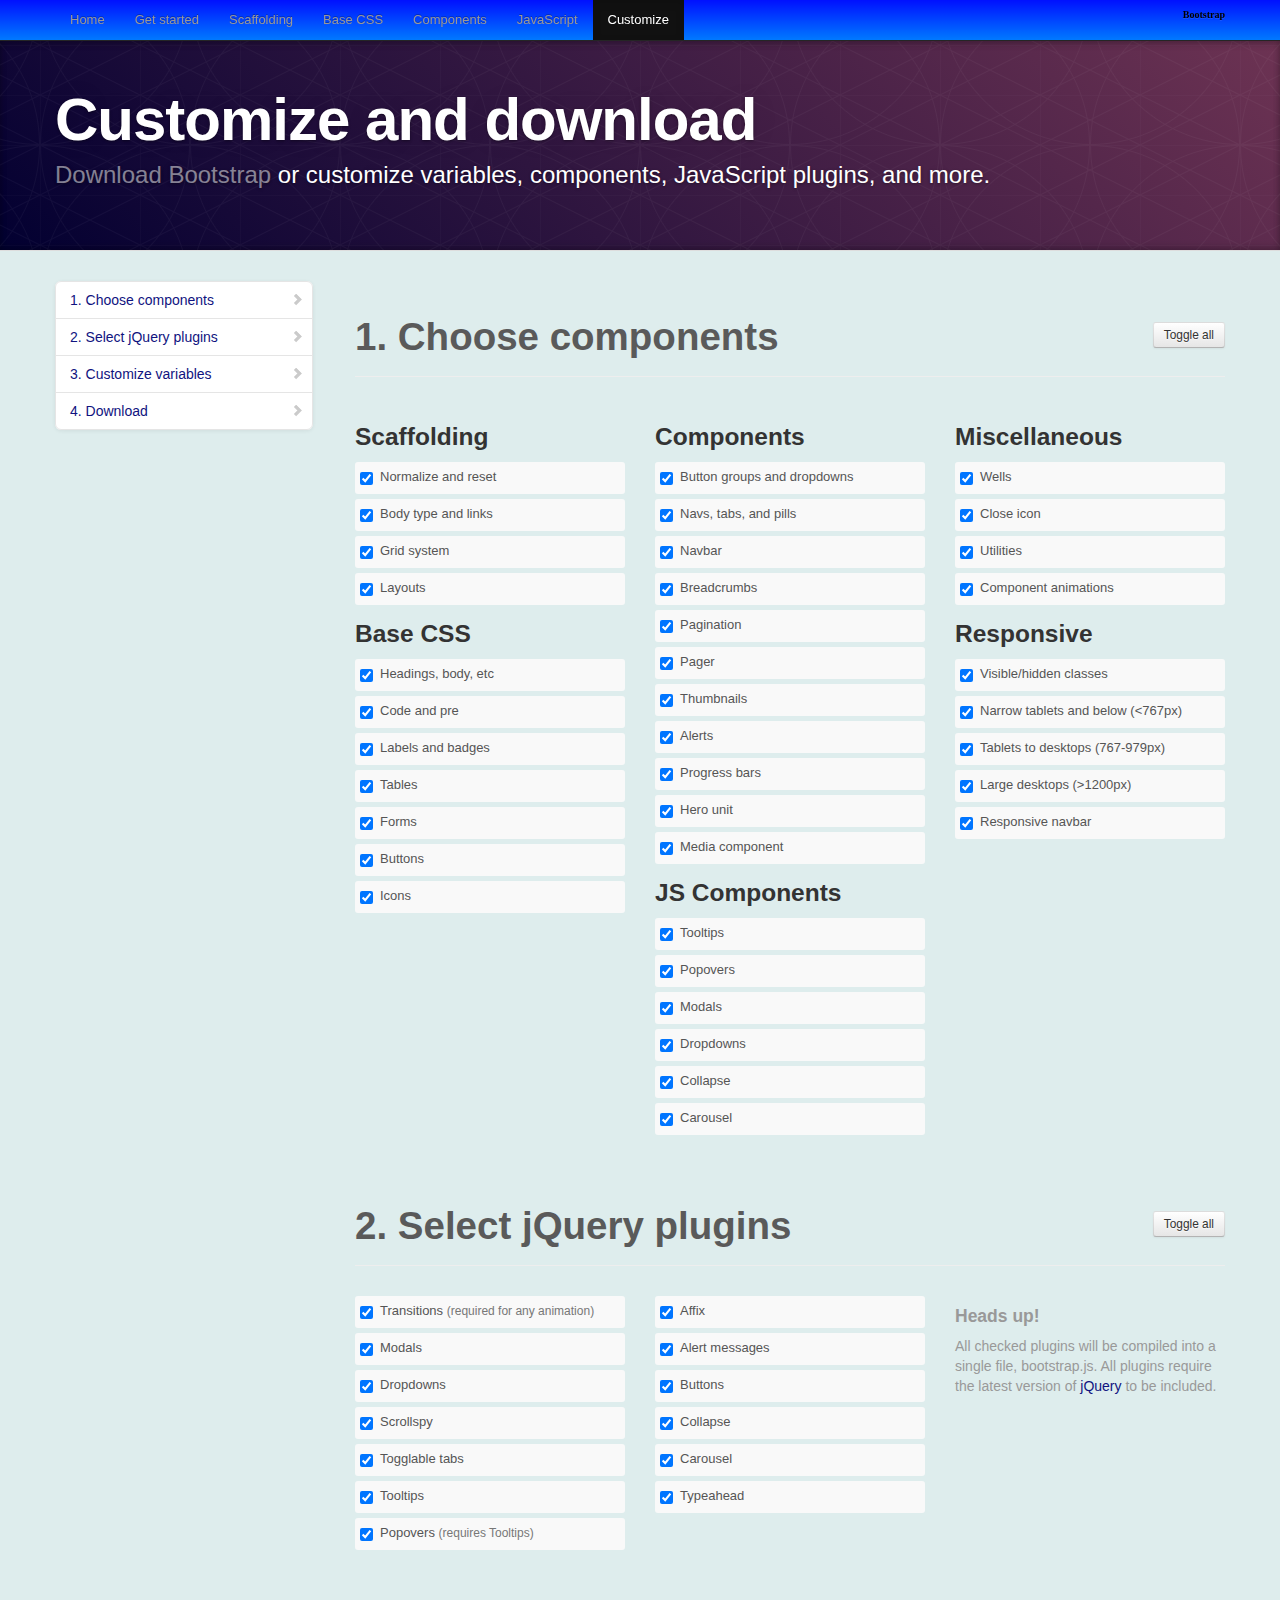
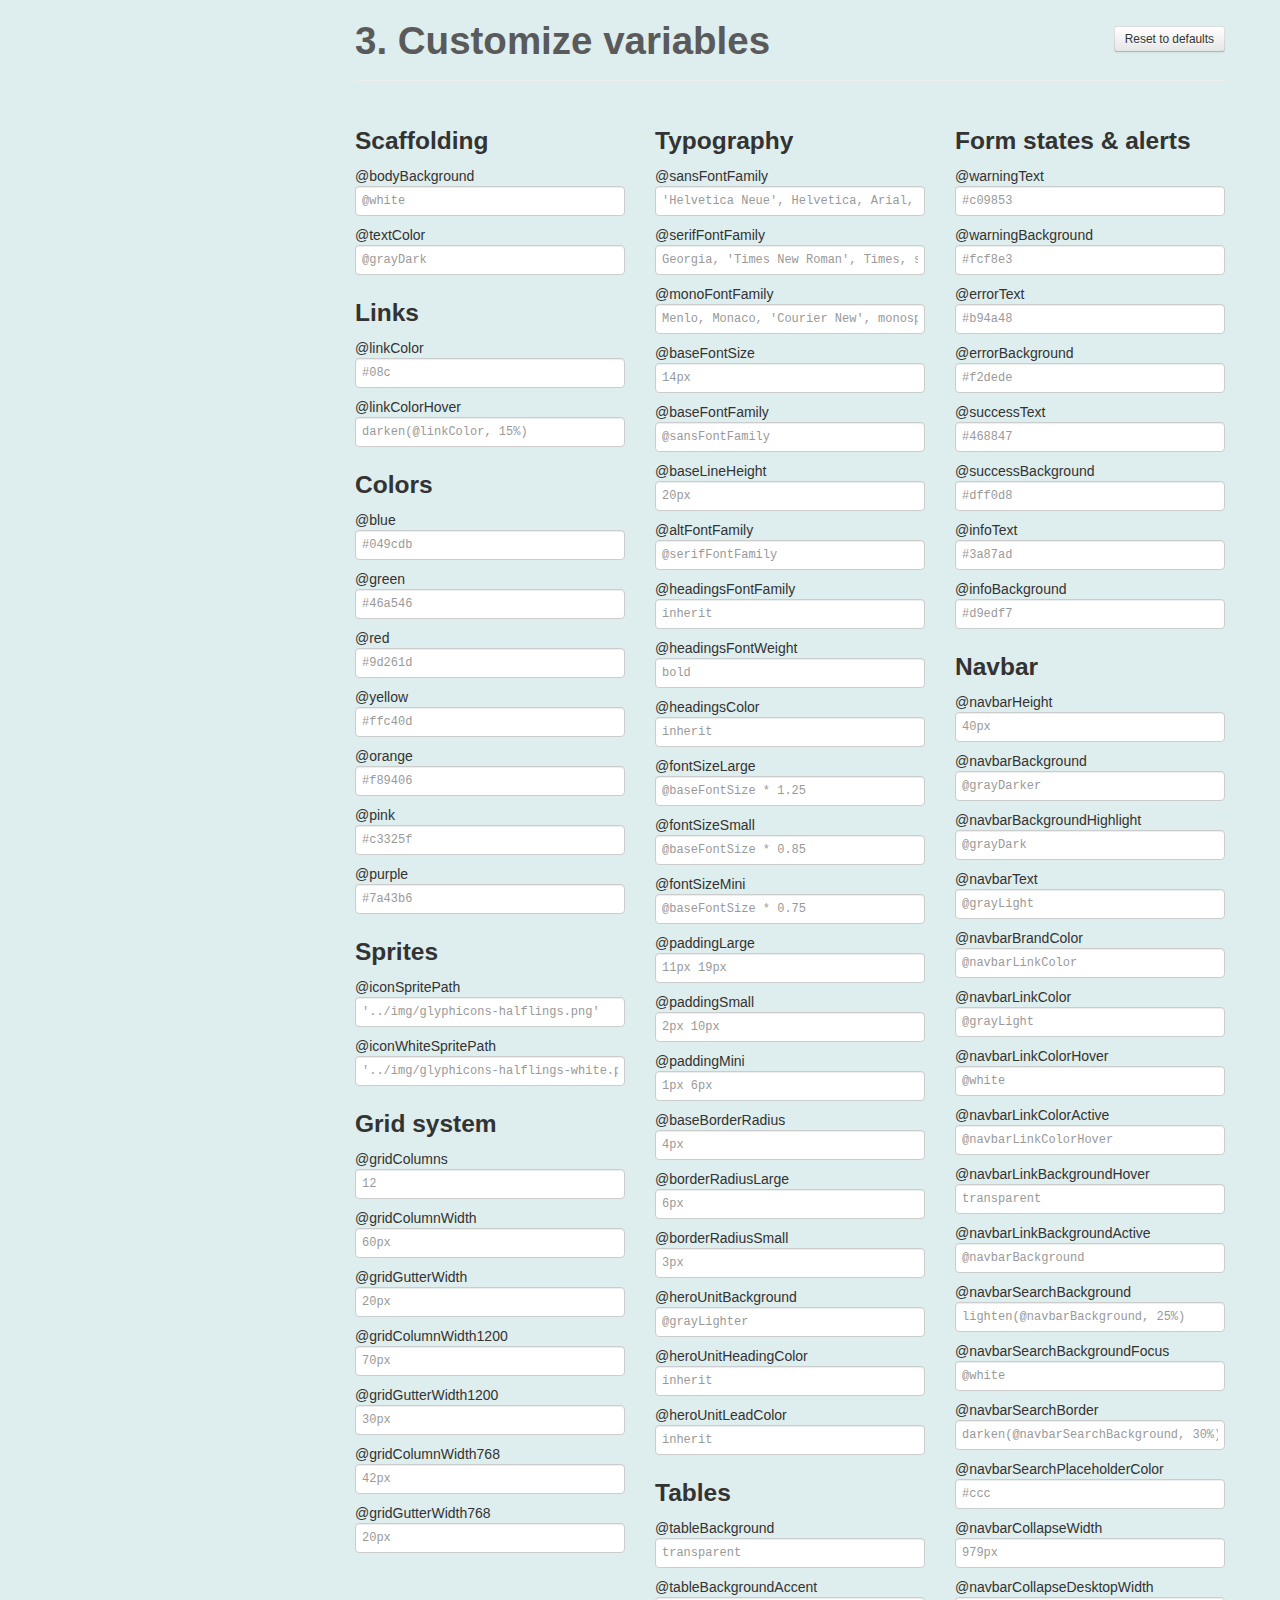
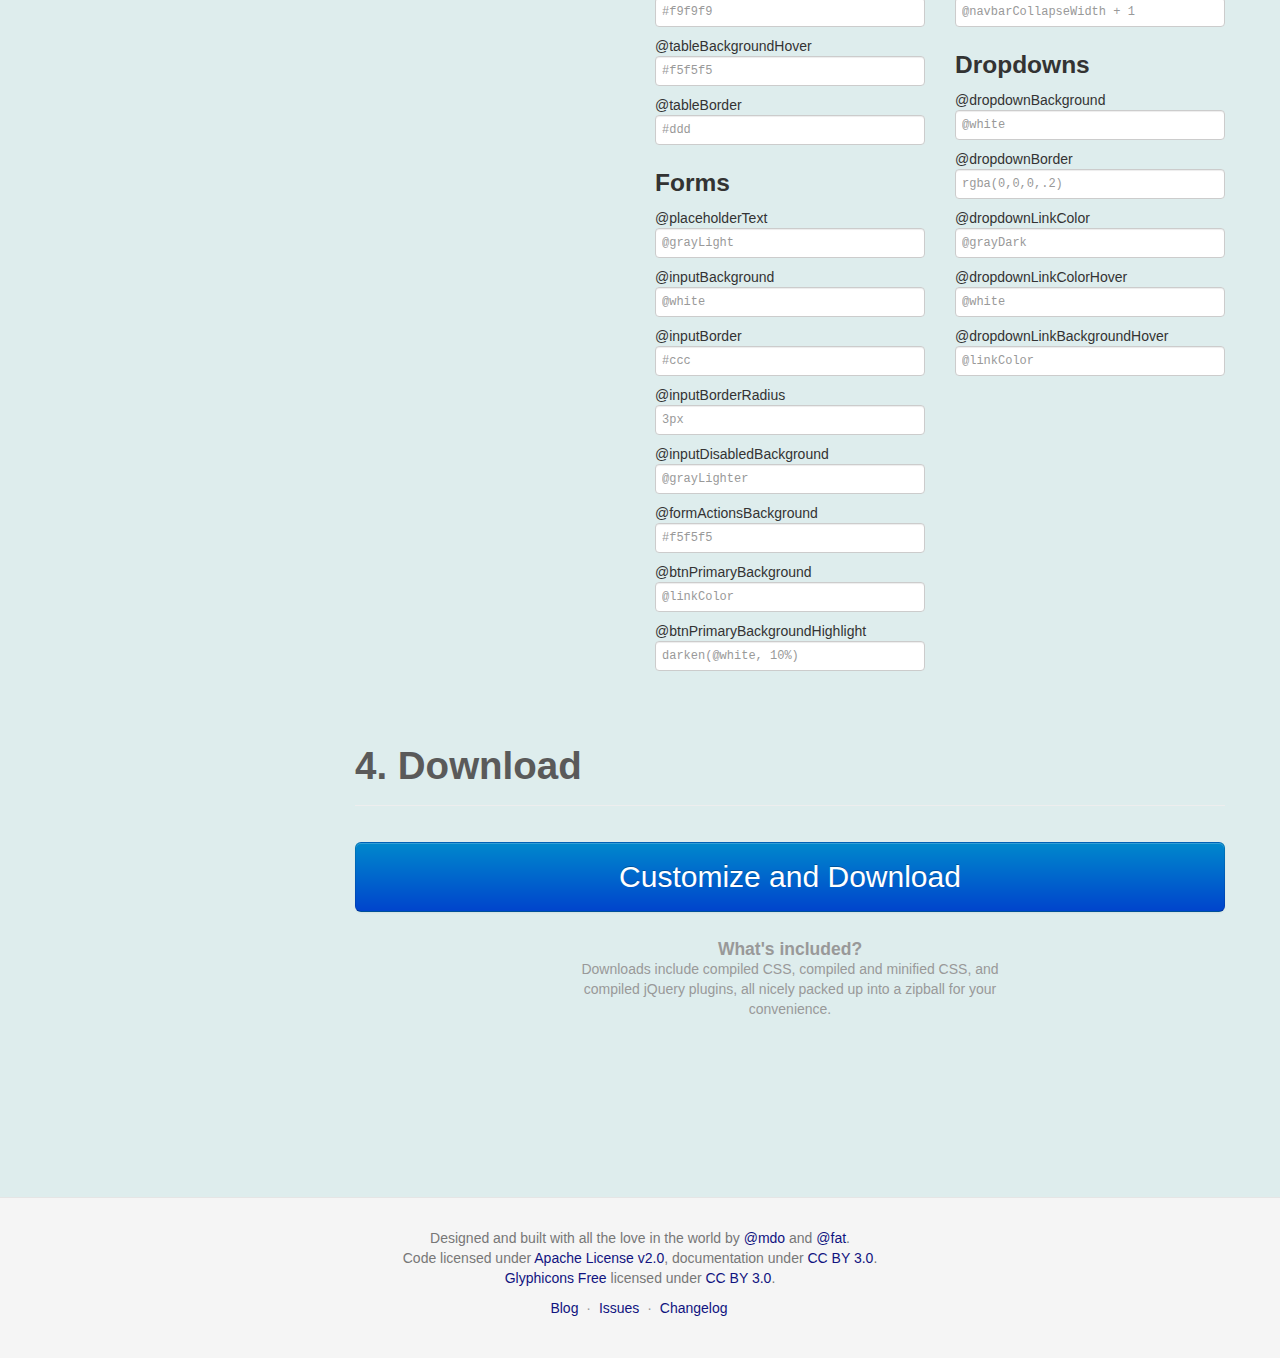
<file: promodominus/static/bootstrap/docs/customize.html>
<!DOCTYPE html>
<html lang="en">
  <head>
    <meta charset="utf-8">
    <title>Customize · Bootstrap</title>
    <meta name="viewport" content="width=device-width, initial-scale=1.0">
    <meta name="description" content="">
    <meta name="author" content="">

    <!-- Le styles -->
    <link href="assets/css/bootstrap.css" rel="stylesheet">
    <link href="assets/css/bootstrap-responsive.css" rel="stylesheet">
    <link href="assets/css/docs.css" rel="stylesheet">
    <link href="assets/js/google-code-prettify/prettify.css" rel="stylesheet">

    <!-- Le HTML5 shim, for IE6-8 support of HTML5 elements -->
    <!--[if lt IE 9]>
      <script src="assets/js/html5shiv.js"></script>
    <![endif]-->

    <!-- Le fav and touch icons -->
    <link rel="apple-touch-icon-precomposed" sizes="144x144" href="assets/ico/apple-touch-icon-144-precomposed.png">
    <link rel="apple-touch-icon-precomposed" sizes="114x114" href="assets/ico/apple-touch-icon-114-precomposed.png">
      <link rel="apple-touch-icon-precomposed" sizes="72x72" href="assets/ico/apple-touch-icon-72-precomposed.png">
                    <link rel="apple-touch-icon-precomposed" href="assets/ico/apple-touch-icon-57-precomposed.png">
                                   <link rel="shortcut icon" href="assets/ico/favicon.png">

    <script type="text/javascript">
      var _gaq = _gaq || [];
      _gaq.push(['_setAccount', 'UA-146052-10']);
      _gaq.push(['_trackPageview']);
      (function() {
        var ga = document.createElement('script'); ga.type = 'text/javascript'; ga.async = true;
        ga.src = ('https:' == document.location.protocol ? 'https://ssl' : 'http://www') + '.google-analytics.com/ga.js';
        var s = document.getElementsByTagName('script')[0]; s.parentNode.insertBefore(ga, s);
      })();
    </script>
  </head>

  <body data-spy="scroll" data-target=".bs-docs-sidebar">

    <!-- Navbar
    ================================================== -->
    <div class="navbar navbar-inverse navbar-fixed-top">
      <div class="navbar-inner">
        <div class="container">
          <button type="button" class="btn btn-navbar" data-toggle="collapse" data-target=".nav-collapse">
            <span class="icon-bar"></span>
            <span class="icon-bar"></span>
            <span class="icon-bar"></span>
          </button>
          <a class="brand" href="./index.html">Bootstrap</a>
          <div class="nav-collapse collapse">
            <ul class="nav">
              <li class="">
                <a href="./index.html">Home</a>
              </li>
              <li class="">
                <a href="./getting-started.html">Get started</a>
              </li>
              <li class="">
                <a href="./scaffolding.html">Scaffolding</a>
              </li>
              <li class="">
                <a href="./base-css.html">Base CSS</a>
              </li>
              <li class="">
                <a href="./components.html">Components</a>
              </li>
              <li class="">
                <a href="./javascript.html">JavaScript</a>
              </li>
              <li class="active">
                <a href="./customize.html">Customize</a>
              </li>
            </ul>
          </div>
        </div>
      </div>
    </div>

<!-- Masthead
================================================== -->
<header class="jumbotron subhead" id="overview">
  <div class="container">
    <h1>Customize and download</h1>
    <p class="lead"><a href="https://github.com/twitter/bootstrap/archive/v2.3.2.zip">Download Bootstrap</a> or customize variables, components, JavaScript plugins, and more.</p>
  </div>
</header>


  <div class="container">

    <!-- Docs nav
    ================================================== -->
    <div class="row">
      <div class="span3 bs-docs-sidebar">
        <ul class="nav nav-list bs-docs-sidenav">
          <li><a href="#components"><i class="icon-chevron-right"></i> 1. Choose components</a></li>
          <li><a href="#plugins"><i class="icon-chevron-right"></i> 2. Select jQuery plugins</a></li>
          <li><a href="#variables"><i class="icon-chevron-right"></i> 3. Customize variables</a></li>
          <li><a href="#download"><i class="icon-chevron-right"></i> 4. Download</a></li>
        </ul>
      </div>
      <div class="span9">


        <!-- Customize form
        ================================================== -->
        <form>
          <section class="download" id="components">
            <div class="page-header">
              <a class="btn btn-small pull-right toggle-all" href="#">Toggle all</a>
              <h1>
                1. Choose components
              </h1>
            </div>
            <div class="row download-builder">
              <div class="span3">
                <h3>Scaffolding</h3>
                <label class="checkbox"><input checked="checked" type="checkbox" value="reset.less"> Normalize and reset</label>
                <label class="checkbox"><input checked="checked" type="checkbox" value="scaffolding.less"> Body type and links</label>
                <label class="checkbox"><input checked="checked" type="checkbox" value="grid.less"> Grid system</label>
                <label class="checkbox"><input checked="checked" type="checkbox" value="layouts.less"> Layouts</label>
                <h3>Base CSS</h3>
                <label class="checkbox"><input checked="checked" type="checkbox" value="type.less"> Headings, body, etc</label>
                <label class="checkbox"><input checked="checked" type="checkbox" value="code.less"> Code and pre</label>
                <label class="checkbox"><input checked="checked" type="checkbox" value="labels-badges.less"> Labels and badges</label>
                <label class="checkbox"><input checked="checked" type="checkbox" value="tables.less"> Tables</label>
                <label class="checkbox"><input checked="checked" type="checkbox" value="forms.less"> Forms</label>
                <label class="checkbox"><input checked="checked" type="checkbox" value="buttons.less"> Buttons</label>
                <label class="checkbox"><input checked="checked" type="checkbox" value="sprites.less"> Icons</label>
              </div><!-- /span -->
              <div class="span3">
                <h3>Components</h3>
                <label class="checkbox"><input checked="checked" type="checkbox" value="button-groups.less"> Button groups and dropdowns</label>
                <label class="checkbox"><input checked="checked" type="checkbox" value="navs.less"> Navs, tabs, and pills</label>
                <label class="checkbox"><input checked="checked" type="checkbox" value="navbar.less"> Navbar</label>
                <label class="checkbox"><input checked="checked" type="checkbox" value="breadcrumbs.less"> Breadcrumbs</label>
                <label class="checkbox"><input checked="checked" type="checkbox" value="pagination.less"> Pagination</label>
                <label class="checkbox"><input checked="checked" type="checkbox" value="pager.less"> Pager</label>
                <label class="checkbox"><input checked="checked" type="checkbox" value="thumbnails.less"> Thumbnails</label>
                <label class="checkbox"><input checked="checked" type="checkbox" value="alerts.less"> Alerts</label>
                <label class="checkbox"><input checked="checked" type="checkbox" value="progress-bars.less"> Progress bars</label>
                <label class="checkbox"><input checked="checked" type="checkbox" value="hero-unit.less"> Hero unit</label>
                <label class="checkbox"><input checked="checked" type="checkbox" value="media.less"> Media component</label>
                <h3>JS Components</h3>
                <label class="checkbox"><input checked="checked" type="checkbox" value="tooltip.less"> Tooltips</label>
                <label class="checkbox"><input checked="checked" type="checkbox" value="popovers.less"> Popovers</label>
                <label class="checkbox"><input checked="checked" type="checkbox" value="modals.less"> Modals</label>
                <label class="checkbox"><input checked="checked" type="checkbox" value="dropdowns.less"> Dropdowns</label>
                <label class="checkbox"><input checked="checked" type="checkbox" value="accordion.less"> Collapse</label>
                <label class="checkbox"><input checked="checked" type="checkbox" value="carousel.less"> Carousel</label>
              </div><!-- /span -->
              <div class="span3">
                <h3>Miscellaneous</h3>
                <label class="checkbox"><input checked="checked" type="checkbox" value="wells.less"> Wells</label>
                <label class="checkbox"><input checked="checked" type="checkbox" value="close.less"> Close icon</label>
                <label class="checkbox"><input checked="checked" type="checkbox" value="utilities.less"> Utilities</label>
                <label class="checkbox"><input checked="checked" type="checkbox" value="component-animations.less"> Component animations</label>
                <h3>Responsive</h3>
                <label class="checkbox"><input checked="checked" type="checkbox" value="responsive-utilities.less"> Visible/hidden classes</label>
                <label class="checkbox"><input checked="checked" type="checkbox" value="responsive-767px-max.less"> Narrow tablets and below (<767px)</label>
                <label class="checkbox"><input checked="checked" type="checkbox" value="responsive-768px-979px.less"> Tablets to desktops (767-979px)</label>
                <label class="checkbox"><input checked="checked" type="checkbox" value="responsive-1200px-min.less"> Large desktops (>1200px)</label>
                <label class="checkbox"><input checked="checked" type="checkbox" value="responsive-navbar.less"> Responsive navbar</label>
              </div><!-- /span -->
            </div><!-- /row -->
          </section>

          <section class="download" id="plugins">
            <div class="page-header">
              <a class="btn btn-small pull-right toggle-all" href="#">Toggle all</a>
              <h1>
                2. Select jQuery plugins
              </h1>
            </div>
            <div class="row download-builder">
              <div class="span3">
                <label class="checkbox">
                  <input type="checkbox" checked="true" value="bootstrap-transition.js">
                  Transitions <small>(required for any animation)</small>
                </label>
                <label class="checkbox">
                  <input type="checkbox" checked="true" value="bootstrap-modal.js">
                  Modals
                </label>
                <label class="checkbox">
                  <input type="checkbox" checked="true" value="bootstrap-dropdown.js">
                  Dropdowns
                </label>
                <label class="checkbox">
                  <input type="checkbox" checked="true" value="bootstrap-scrollspy.js">
                  Scrollspy
                </label>
                <label class="checkbox">
                  <input type="checkbox" checked="true" value="bootstrap-tab.js">
                  Togglable tabs
                </label>
                <label class="checkbox">
                  <input type="checkbox" checked="true" value="bootstrap-tooltip.js">
                  Tooltips
                </label>
                <label class="checkbox">
                  <input type="checkbox" checked="true" value="bootstrap-popover.js">
                  Popovers <small>(requires Tooltips)</small>
                </label>
              </div><!-- /span -->
              <div class="span3">
                <label class="checkbox">
                  <input type="checkbox" checked="true" value="bootstrap-affix.js">
                  Affix
                </label>
                <label class="checkbox">
                  <input type="checkbox" checked="true" value="bootstrap-alert.js">
                  Alert messages
                </label>
                <label class="checkbox">
                  <input type="checkbox" checked="true" value="bootstrap-button.js">
                  Buttons
                </label>
                <label class="checkbox">
                  <input type="checkbox" checked="true" value="bootstrap-collapse.js">
                  Collapse
                </label>
                <label class="checkbox">
                  <input type="checkbox" checked="true" value="bootstrap-carousel.js">
                  Carousel
                </label>
                <label class="checkbox">
                  <input type="checkbox" checked="true" value="bootstrap-typeahead.js">
                  Typeahead
                </label>
              </div><!-- /span -->
              <div class="span3">
                <h4 class="muted">Heads up!</h4>
                <p class="muted">All checked plugins will be compiled into a single file, bootstrap.js. All plugins require the latest version of <a href="http://jquery.com/" target="_blank">jQuery</a> to be included.</p>
              </div><!-- /span -->
            </div><!-- /row -->
          </section>


          <section class="download" id="variables">
            <div class="page-header">
              <a class="btn btn-small pull-right toggle-all" href="#">Reset to defaults</a>
              <h1>
                3. Customize variables
              </h1>
            </div>
            <div class="row download-builder">
              <div class="span3">
                <h3>Scaffolding</h3>
                <label>@bodyBackground</label>
                <input type="text" class="span3" placeholder="@white">
                <label>@textColor</label>
                <input type="text" class="span3" placeholder="@grayDark">

                <h3>Links</h3>
                <label>@linkColor</label>
                <input type="text" class="span3" placeholder="#08c">
                <label>@linkColorHover</label>
                <input type="text" class="span3" placeholder="darken(@linkColor, 15%)">
                <h3>Colors</h3>
                <label>@blue</label>
                <input type="text" class="span3" placeholder="#049cdb">
                <label>@green</label>
                <input type="text" class="span3" placeholder="#46a546">
                <label>@red</label>
                <input type="text" class="span3" placeholder="#9d261d">
                <label>@yellow</label>
                <input type="text" class="span3" placeholder="#ffc40d">
                <label>@orange</label>
                <input type="text" class="span3" placeholder="#f89406">
                <label>@pink</label>
                <input type="text" class="span3" placeholder="#c3325f">
                <label>@purple</label>
                <input type="text" class="span3" placeholder="#7a43b6">

                <h3>Sprites</h3>
                <label>@iconSpritePath</label>
                <input type="text" class="span3" placeholder="'../img/glyphicons-halflings.png'">
                <label>@iconWhiteSpritePath</label>
                <input type="text" class="span3" placeholder="'../img/glyphicons-halflings-white.png'">

                <h3>Grid system</h3>
                <label>@gridColumns</label>
                <input type="text" class="span3" placeholder="12">
                <label>@gridColumnWidth</label>
                <input type="text" class="span3" placeholder="60px">
                <label>@gridGutterWidth</label>
                <input type="text" class="span3" placeholder="20px">
                <label>@gridColumnWidth1200</label>
                <input type="text" class="span3" placeholder="70px">
                <label>@gridGutterWidth1200</label>
                <input type="text" class="span3" placeholder="30px">
                <label>@gridColumnWidth768</label>
                <input type="text" class="span3" placeholder="42px">
                <label>@gridGutterWidth768</label>
                <input type="text" class="span3" placeholder="20px">

              </div><!-- /span -->
              <div class="span3">

                <h3>Typography</h3>
                <label>@sansFontFamily</label>
                <input type="text" class="span3" placeholder="'Helvetica Neue', Helvetica, Arial, sans-serif">
                <label>@serifFontFamily</label>
                <input type="text" class="span3" placeholder="Georgia, 'Times New Roman', Times, serif">
                <label>@monoFontFamily</label>
                <input type="text" class="span3" placeholder="Menlo, Monaco, 'Courier New', monospace">

                <label>@baseFontSize</label>
                <input type="text" class="span3" placeholder="14px">
                <label>@baseFontFamily</label>
                <input type="text" class="span3" placeholder="@sansFontFamily">
                <label>@baseLineHeight</label>
                <input type="text" class="span3" placeholder="20px">

                <label>@altFontFamily</label>
                <input type="text" class="span3" placeholder="@serifFontFamily">
                <label>@headingsFontFamily</label>
                <input type="text" class="span3" placeholder="inherit">
                <label>@headingsFontWeight</label>
                <input type="text" class="span3" placeholder="bold">
                <label>@headingsColor</label>
                <input type="text" class="span3" placeholder="inherit">

                <label>@fontSizeLarge</label>
                <input type="text" class="span3" placeholder="@baseFontSize * 1.25">
                <label>@fontSizeSmall</label>
                <input type="text" class="span3" placeholder="@baseFontSize * 0.85">
                <label>@fontSizeMini</label>
                <input type="text" class="span3" placeholder="@baseFontSize * 0.75">

                <label>@paddingLarge</label>
                <input type="text" class="span3" placeholder="11px 19px">
                <label>@paddingSmall</label>
                <input type="text" class="span3" placeholder="2px 10px">
                <label>@paddingMini</label>
                <input type="text" class="span3" placeholder="1px 6px">

                <label>@baseBorderRadius</label>
                <input type="text" class="span3" placeholder="4px">
                <label>@borderRadiusLarge</label>
                <input type="text" class="span3" placeholder="6px">
                <label>@borderRadiusSmall</label>
                <input type="text" class="span3" placeholder="3px">

                <label>@heroUnitBackground</label>
                <input type="text" class="span3" placeholder="@grayLighter">
                <label>@heroUnitHeadingColor</label>
                <input type="text" class="span3" placeholder="inherit">
                <label>@heroUnitLeadColor</label>
                <input type="text" class="span3" placeholder="inherit">

                <h3>Tables</h3>
                <label>@tableBackground</label>
                <input type="text" class="span3" placeholder="transparent">
                <label>@tableBackgroundAccent</label>
                <input type="text" class="span3" placeholder="#f9f9f9">
                <label>@tableBackgroundHover</label>
                <input type="text" class="span3" placeholder="#f5f5f5">
                <label>@tableBorder</label>
                <input type="text" class="span3" placeholder="#ddd">

                <h3>Forms</h3>
                <label>@placeholderText</label>
                <input type="text" class="span3" placeholder="@grayLight">
                <label>@inputBackground</label>
                <input type="text" class="span3" placeholder="@white">
                <label>@inputBorder</label>
                <input type="text" class="span3" placeholder="#ccc">
                <label>@inputBorderRadius</label>
                <input type="text" class="span3" placeholder="3px">
                <label>@inputDisabledBackground</label>
                <input type="text" class="span3" placeholder="@grayLighter">
                <label>@formActionsBackground</label>
                <input type="text" class="span3" placeholder="#f5f5f5">
                <label>@btnPrimaryBackground</label>
                <input type="text" class="span3" placeholder="@linkColor">
                <label>@btnPrimaryBackgroundHighlight</label>
                <input type="text" class="span3" placeholder="darken(@white, 10%)">

              </div><!-- /span -->
              <div class="span3">

                <h3>Form states &amp; alerts</h3>
                <label>@warningText</label>
                <input type="text" class="span3" placeholder="#c09853">
                <label>@warningBackground</label>
                <input type="text" class="span3" placeholder="#fcf8e3">
                <label>@errorText</label>
                <input type="text" class="span3" placeholder="#b94a48">
                <label>@errorBackground</label>
                <input type="text" class="span3" placeholder="#f2dede">
                <label>@successText</label>
                <input type="text" class="span3" placeholder="#468847">
                <label>@successBackground</label>
                <input type="text" class="span3" placeholder="#dff0d8">
                <label>@infoText</label>
                <input type="text" class="span3" placeholder="#3a87ad">
                <label>@infoBackground</label>
                <input type="text" class="span3" placeholder="#d9edf7">

                <h3>Navbar</h3>
                <label>@navbarHeight</label>
                <input type="text" class="span3" placeholder="40px">
                <label>@navbarBackground</label>
                <input type="text" class="span3" placeholder="@grayDarker">
                <label>@navbarBackgroundHighlight</label>
                <input type="text" class="span3" placeholder="@grayDark">
                <label>@navbarText</label>
                <input type="text" class="span3" placeholder="@grayLight">
                <label>@navbarBrandColor</label>
                <input type="text" class="span3" placeholder="@navbarLinkColor">
                <label>@navbarLinkColor</label>
                <input type="text" class="span3" placeholder="@grayLight">
                <label>@navbarLinkColorHover</label>
                <input type="text" class="span3" placeholder="@white">
                <label>@navbarLinkColorActive</label>
                <input type="text" class="span3" placeholder="@navbarLinkColorHover">
                <label>@navbarLinkBackgroundHover</label>
                <input type="text" class="span3" placeholder="transparent">
                <label>@navbarLinkBackgroundActive</label>
                <input type="text" class="span3" placeholder="@navbarBackground">
                <label>@navbarSearchBackground</label>
                <input type="text" class="span3" placeholder="lighten(@navbarBackground, 25%)">
                <label>@navbarSearchBackgroundFocus</label>
                <input type="text" class="span3" placeholder="@white">
                <label>@navbarSearchBorder</label>
                <input type="text" class="span3" placeholder="darken(@navbarSearchBackground, 30%)">
                <label>@navbarSearchPlaceholderColor</label>
                <input type="text" class="span3" placeholder="#ccc">

                <label>@navbarCollapseWidth</label>
                <input type="text" class="span3" placeholder="979px">
                <label>@navbarCollapseDesktopWidth</label>
                <input type="text" class="span3" placeholder="@navbarCollapseWidth + 1">

                <h3>Dropdowns</h3>
                <label>@dropdownBackground</label>
                <input type="text" class="span3" placeholder="@white">
                <label>@dropdownBorder</label>
                <input type="text" class="span3" placeholder="rgba(0,0,0,.2)">
                <label>@dropdownLinkColor</label>
                <input type="text" class="span3" placeholder="@grayDark">
                <label>@dropdownLinkColorHover</label>
                <input type="text" class="span3" placeholder="@white">
                <label>@dropdownLinkBackgroundHover</label>
                <input type="text" class="span3" placeholder="@linkColor">
              </div><!-- /span -->
            </div><!-- /row -->
          </section>

          <section class="download" id="download">
            <div class="page-header">
              <h1>
                4. Download
              </h1>
            </div>
            <div class="download-btn">
              <a class="btn btn-primary" href="#" onclick="_gaq.push(['_trackEvent', 'Customize', 'Download', 'Customize and Download']);">Customize and Download</a>
              <h4>What's included?</h4>
              <p>Downloads include compiled CSS, compiled and minified CSS, and compiled jQuery plugins, all nicely packed up into a zipball for your convenience.</p>
            </div>
          </section><!-- /download -->
        </form>



      </div>
    </div>

  </div>



    <!-- Footer
    ================================================== -->
    <footer class="footer">
      <div class="container">
        <p>Designed and built with all the love in the world by <a href="http://twitter.com/mdo" target="_blank">@mdo</a> and <a href="http://twitter.com/fat" target="_blank">@fat</a>.</p>
        <p>Code licensed under <a href="http://www.apache.org/licenses/LICENSE-2.0" target="_blank">Apache License v2.0</a>, documentation under <a href="http://creativecommons.org/licenses/by/3.0/">CC BY 3.0</a>.</p>
        <p><a href="http://glyphicons.com">Glyphicons Free</a> licensed under <a href="http://creativecommons.org/licenses/by/3.0/">CC BY 3.0</a>.</p>
        <ul class="footer-links">
          <li><a href="http://blog.getbootstrap.com">Blog</a></li>
          <li class="muted">&middot;</li>
          <li><a href="https://github.com/twbs/bootstrap/issues?state=open">Issues</a></li>
          <li class="muted">&middot;</li>
          <li><a href="https://github.com/twbs/bootstrap/releases">Changelog</a></li>
        </ul>
      </div>
    </footer>



    <!-- Le javascript
    ================================================== -->
    <!-- Placed at the end of the document so the pages load faster -->
    <script type="text/javascript" src="http://platform.twitter.com/widgets.js"></script>
    <script src="assets/js/jquery.js"></script>
    <script src="assets/js/bootstrap-transition.js"></script>
    <script src="assets/js/bootstrap-alert.js"></script>
    <script src="assets/js/bootstrap-modal.js"></script>
    <script src="assets/js/bootstrap-dropdown.js"></script>
    <script src="assets/js/bootstrap-scrollspy.js"></script>
    <script src="assets/js/bootstrap-tab.js"></script>
    <script src="assets/js/bootstrap-tooltip.js"></script>
    <script src="assets/js/bootstrap-popover.js"></script>
    <script src="assets/js/bootstrap-button.js"></script>
    <script src="assets/js/bootstrap-collapse.js"></script>
    <script src="assets/js/bootstrap-carousel.js"></script>
    <script src="assets/js/bootstrap-typeahead.js"></script>
    <script src="assets/js/bootstrap-affix.js"></script>

    <script src="assets/js/holder/holder.js"></script>
    <script src="assets/js/google-code-prettify/prettify.js"></script>

    <script src="assets/js/application.js"></script>


    <!-- Analytics
    ================================================== -->
    <script>
      var _gauges = _gauges || [];
      (function() {
        var t   = document.createElement('script');
        t.type  = 'text/javascript';
        t.async = true;
        t.id    = 'gauges-tracker';
        t.setAttribute('data-site-id', '4f0dc9fef5a1f55508000013');
        t.src = '//secure.gaug.es/track.js';
        var s = document.getElementsByTagName('script')[0];
        s.parentNode.insertBefore(t, s);
      })();
    </script>

  </body>
</html>
</file>
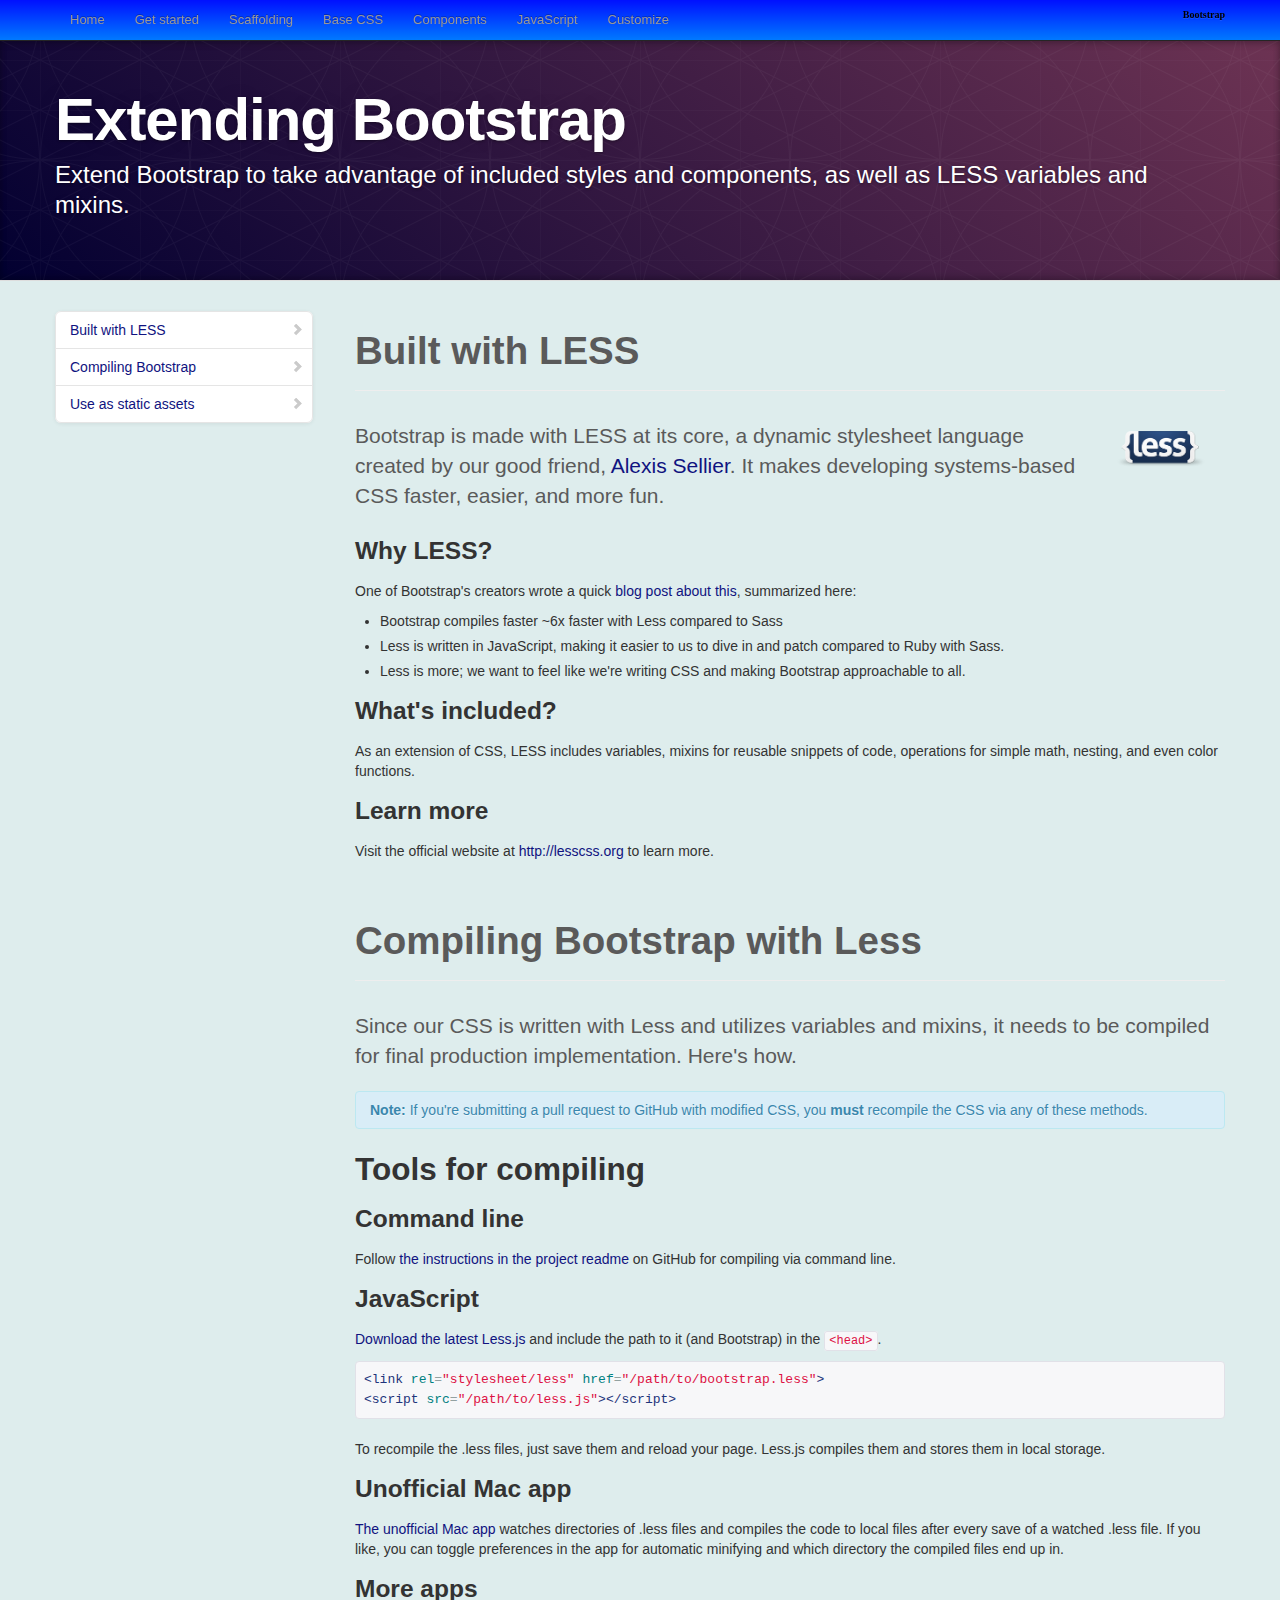
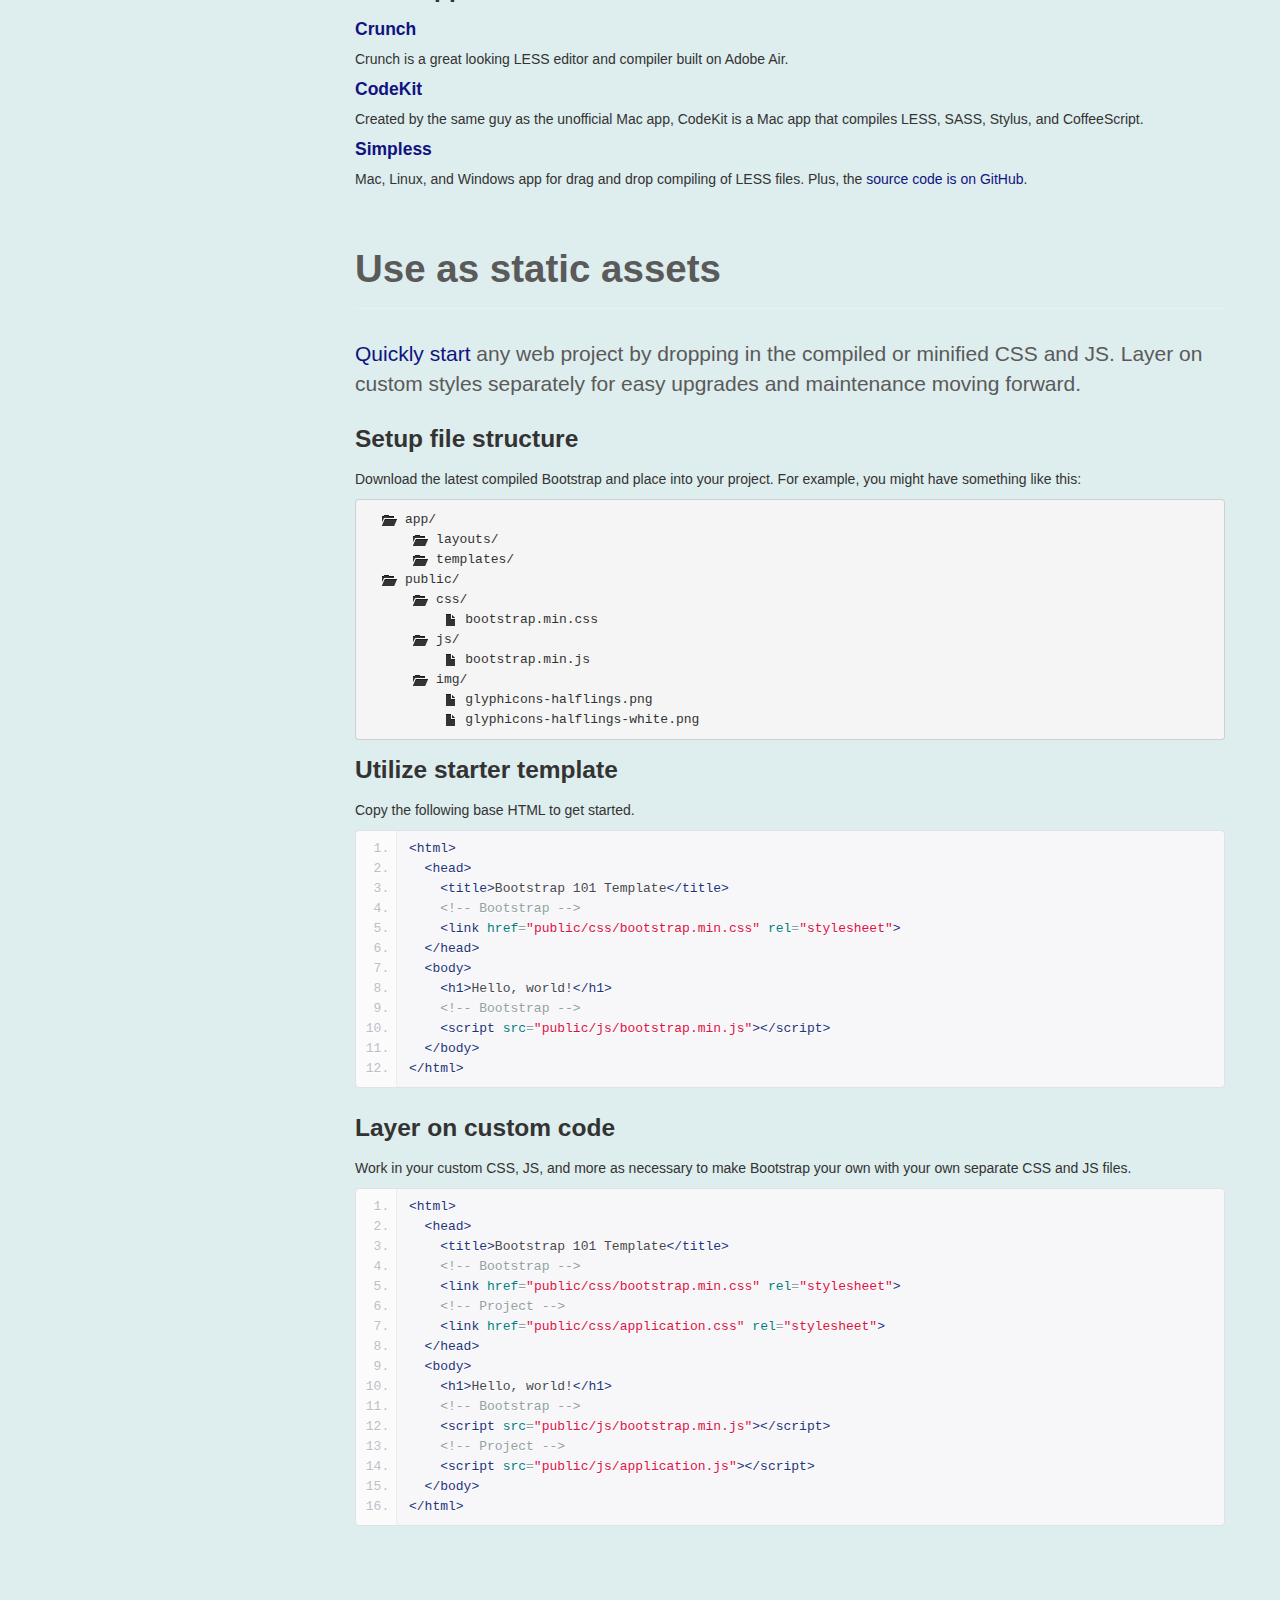
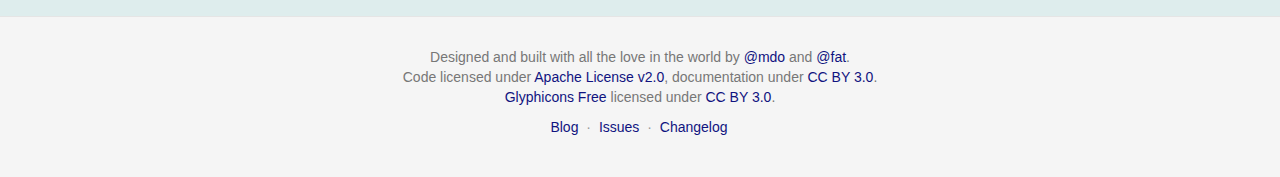
<file: promodominus/static/bootstrap/docs/extend.html>
<!DOCTYPE html>
<html lang="en">
  <head>
    <meta charset="utf-8">
    <title>Extend · Bootstrap</title>
    <meta name="viewport" content="width=device-width, initial-scale=1.0">
    <meta name="description" content="">
    <meta name="author" content="">

    <!-- Le styles -->
    <link href="assets/css/bootstrap.css" rel="stylesheet">
    <link href="assets/css/bootstrap-responsive.css" rel="stylesheet">
    <link href="assets/css/docs.css" rel="stylesheet">
    <link href="assets/js/google-code-prettify/prettify.css" rel="stylesheet">

    <!-- Le HTML5 shim, for IE6-8 support of HTML5 elements -->
    <!--[if lt IE 9]>
      <script src="assets/js/html5shiv.js"></script>
    <![endif]-->

    <!-- Le fav and touch icons -->
    <link rel="apple-touch-icon-precomposed" sizes="144x144" href="assets/ico/apple-touch-icon-144-precomposed.png">
    <link rel="apple-touch-icon-precomposed" sizes="114x114" href="assets/ico/apple-touch-icon-114-precomposed.png">
      <link rel="apple-touch-icon-precomposed" sizes="72x72" href="assets/ico/apple-touch-icon-72-precomposed.png">
                    <link rel="apple-touch-icon-precomposed" href="assets/ico/apple-touch-icon-57-precomposed.png">
                                   <link rel="shortcut icon" href="assets/ico/favicon.png">

    <script type="text/javascript">
      var _gaq = _gaq || [];
      _gaq.push(['_setAccount', 'UA-146052-10']);
      _gaq.push(['_trackPageview']);
      (function() {
        var ga = document.createElement('script'); ga.type = 'text/javascript'; ga.async = true;
        ga.src = ('https:' == document.location.protocol ? 'https://ssl' : 'http://www') + '.google-analytics.com/ga.js';
        var s = document.getElementsByTagName('script')[0]; s.parentNode.insertBefore(ga, s);
      })();
    </script>
  </head>

  <body data-spy="scroll" data-target=".bs-docs-sidebar">

    <!-- Navbar
    ================================================== -->
    <div class="navbar navbar-inverse navbar-fixed-top">
      <div class="navbar-inner">
        <div class="container">
          <button type="button" class="btn btn-navbar" data-toggle="collapse" data-target=".nav-collapse">
            <span class="icon-bar"></span>
            <span class="icon-bar"></span>
            <span class="icon-bar"></span>
          </button>
          <a class="brand" href="./index.html">Bootstrap</a>
          <div class="nav-collapse collapse">
            <ul class="nav">
              <li class="">
                <a href="./index.html">Home</a>
              </li>
              <li class="">
                <a href="./getting-started.html">Get started</a>
              </li>
              <li class="">
                <a href="./scaffolding.html">Scaffolding</a>
              </li>
              <li class="">
                <a href="./base-css.html">Base CSS</a>
              </li>
              <li class="">
                <a href="./components.html">Components</a>
              </li>
              <li class="">
                <a href="./javascript.html">JavaScript</a>
              </li>
              <li class="">
                <a href="./customize.html">Customize</a>
              </li>
            </ul>
          </div>
        </div>
      </div>
    </div>

<!-- Subhead
================================================== -->
<header class="jumbotron subhead" id="overview">
  <div class="container">
    <h1>Extending Bootstrap</h1>
    <p class="lead">Extend Bootstrap to take advantage of included styles and components, as well as LESS variables and mixins.</p>
  <div>
</header>

  <div class="container">

    <!-- Docs nav
    ================================================== -->
    <div class="row">
      <div class="span3 bs-docs-sidebar">
        <ul class="nav nav-list bs-docs-sidenav">
          <li><a href="#built-with-less"><i class="icon-chevron-right"></i> Built with LESS</a></li>
          <li><a href="#compiling"><i class="icon-chevron-right"></i> Compiling Bootstrap</a></li>
          <li><a href="#static-assets"><i class="icon-chevron-right"></i> Use as static assets</a></li>
        </ul>
      </div>
      <div class="span9">



        <!-- BUILT WITH LESS
        ================================================== -->
        <section id="built-with-less">
          <div class="page-header">
            <h1>Built with LESS</h1>
          </div>

          <img style="float: right; height: 36px; margin: 10px 20px 20px" src="assets/img/less-logo-large.png" alt="LESS CSS">
          <p class="lead">Bootstrap is made with LESS at its core, a dynamic stylesheet language created by our good friend, <a href="http://cloudhead.io">Alexis Sellier</a>. It makes developing systems-based CSS faster, easier, and more fun.</p>

          <h3>Why LESS?</h3>
          <p>One of Bootstrap's creators wrote a quick <a href="http://www.wordsbyf.at/2012/03/08/why-less/">blog post about this</a>, summarized here:</p>
          <ul>
            <li>Bootstrap compiles faster ~6x faster with Less compared to Sass</li>
            <li>Less is written in JavaScript, making it easier to us to dive in and patch compared to Ruby with Sass.</li>
            <li>Less is more; we want to feel like we're writing CSS and making Bootstrap approachable to all.</li>
          </ul>

          <h3>What's included?</h3>
          <p>As an extension of CSS, LESS includes variables, mixins for reusable snippets of code, operations for simple math, nesting, and even color functions.</p>

          <h3>Learn more</h3>
          <p>Visit the official website at <a href="http://lesscss.org">http://lesscss.org</a> to learn more.</p>
        </section>



        <!-- COMPILING LESS AND BOOTSTRAP
        ================================================== -->
        <section id="compiling">
          <div class="page-header">
            <h1>Compiling Bootstrap with Less</h1>
          </div>

          <p class="lead">Since our CSS is written with Less and utilizes variables and mixins, it needs to be compiled for final production implementation. Here's how.</p>

          <div class="alert alert-info">
            <strong>Note:</strong> If you're submitting a pull request to GitHub with modified CSS, you <strong>must</strong> recompile the CSS via any of these methods.
          </div>

          <h2>Tools for compiling</h2>

          <h3>Command line</h3>
          <p>Follow <a href="https://github.com/twbs/bootstrap#developers">the instructions in the project readme</a> on GitHub for compiling via command line.</p>

          <h3>JavaScript</h3>
          <p><a href="http://lesscss.org/">Download the latest Less.js</a> and include the path to it (and Bootstrap) in the <code>&lt;head&gt;</code>.</p>
<pre class="prettyprint">
&lt;link rel="stylesheet/less" href="/path/to/bootstrap.less"&gt;
&lt;script src="/path/to/less.js"&gt;&lt;/script&gt;
</pre>
          <p>To recompile the .less files, just save them and reload your page. Less.js compiles them and stores them in local storage.</p>

          <h3>Unofficial Mac app</h3>
          <p><a href="http://incident57.com/less/">The unofficial Mac app</a> watches directories of .less files and compiles the code to local files after every save of a watched .less file. If you like, you can toggle preferences in the app for automatic minifying and which directory the compiled files end up in.</p>

          <h3>More apps</h3>
          <h4><a href="http://crunchapp.net/" target="_blank">Crunch</a></h4>
          <p>Crunch is a great looking LESS editor and compiler built on Adobe Air.</p>
          <h4><a href="http://incident57.com/codekit/" target="_blank">CodeKit</a></h4>
          <p>Created by the same guy as the unofficial Mac app, CodeKit is a Mac app that compiles LESS, SASS, Stylus, and CoffeeScript.</p>
          <h4><a href="http://wearekiss.com/simpless" target="_blank">Simpless</a></h4>
          <p>Mac, Linux, and Windows app for drag and drop compiling of LESS files. Plus, the <a href="https://github.com/Paratron/SimpLESS" target="_blank">source code is on GitHub</a>.</p>

        </section>



        <!-- Static assets
        ================================================== -->
        <section id="static-assets">
          <div class="page-header">
            <h1>Use as static assets</h1>
          </div>
          <p class="lead"><a href="./getting-started.html">Quickly start</a> any web project by dropping in the compiled or minified CSS and JS. Layer on custom styles separately for easy upgrades and maintenance moving forward.</p>

          <h3>Setup file structure</h3>
          <p>Download the latest compiled Bootstrap and place into your project. For example, you might have something like this:</p>
<pre>
  <span class="icon-folder-open"></span> app/
      <span class="icon-folder-open"></span> layouts/
      <span class="icon-folder-open"></span> templates/
  <span class="icon-folder-open"></span> public/
      <span class="icon-folder-open"></span> css/
          <span class="icon-file"></span> bootstrap.min.css
      <span class="icon-folder-open"></span> js/
          <span class="icon-file"></span> bootstrap.min.js
      <span class="icon-folder-open"></span> img/
          <span class="icon-file"></span> glyphicons-halflings.png
          <span class="icon-file"></span> glyphicons-halflings-white.png
</pre>

          <h3>Utilize starter template</h3>
          <p>Copy the following base HTML to get started.</p>
<pre class="prettyprint linenums">
&lt;html&gt;
  &lt;head&gt;
    &lt;title&gt;Bootstrap 101 Template&lt;/title&gt;
    &lt;!-- Bootstrap --&gt;
    &lt;link href="public/css/bootstrap.min.css" rel="stylesheet"&gt;
  &lt;/head&gt;
  &lt;body&gt;
    &lt;h1&gt;Hello, world!&lt;/h1&gt;
    &lt;!-- Bootstrap --&gt;
    &lt;script src="public/js/bootstrap.min.js"&gt;&lt;/script&gt;
  &lt;/body&gt;
&lt;/html&gt;
</pre>

          <h3>Layer on custom code</h3>
          <p>Work in your custom CSS, JS, and more as necessary to make Bootstrap your own with your own separate CSS and JS files.</p>
<pre class="prettyprint linenums">
&lt;html&gt;
  &lt;head&gt;
    &lt;title&gt;Bootstrap 101 Template&lt;/title&gt;
    &lt;!-- Bootstrap --&gt;
    &lt;link href="public/css/bootstrap.min.css" rel="stylesheet"&gt;
    &lt;!-- Project --&gt;
    &lt;link href="public/css/application.css" rel="stylesheet"&gt;
  &lt;/head&gt;
  &lt;body&gt;
    &lt;h1&gt;Hello, world!&lt;/h1&gt;
    &lt;!-- Bootstrap --&gt;
    &lt;script src="public/js/bootstrap.min.js"&gt;&lt;/script&gt;
    &lt;!-- Project --&gt;
    &lt;script src="public/js/application.js"&gt;&lt;/script&gt;
  &lt;/body&gt;
&lt;/html&gt;
</pre>

        </section>

      </div>
    </div>

  </div>



    <!-- Footer
    ================================================== -->
    <footer class="footer">
      <div class="container">
        <p>Designed and built with all the love in the world by <a href="http://twitter.com/mdo" target="_blank">@mdo</a> and <a href="http://twitter.com/fat" target="_blank">@fat</a>.</p>
        <p>Code licensed under <a href="http://www.apache.org/licenses/LICENSE-2.0" target="_blank">Apache License v2.0</a>, documentation under <a href="http://creativecommons.org/licenses/by/3.0/">CC BY 3.0</a>.</p>
        <p><a href="http://glyphicons.com">Glyphicons Free</a> licensed under <a href="http://creativecommons.org/licenses/by/3.0/">CC BY 3.0</a>.</p>
        <ul class="footer-links">
          <li><a href="http://blog.getbootstrap.com">Blog</a></li>
          <li class="muted">&middot;</li>
          <li><a href="https://github.com/twbs/bootstrap/issues?state=open">Issues</a></li>
          <li class="muted">&middot;</li>
          <li><a href="https://github.com/twbs/bootstrap/releases">Changelog</a></li>
        </ul>
      </div>
    </footer>



    <!-- Le javascript
    ================================================== -->
    <!-- Placed at the end of the document so the pages load faster -->
    <script type="text/javascript" src="http://platform.twitter.com/widgets.js"></script>
    <script src="assets/js/jquery.js"></script>
    <script src="assets/js/bootstrap-transition.js"></script>
    <script src="assets/js/bootstrap-alert.js"></script>
    <script src="assets/js/bootstrap-modal.js"></script>
    <script src="assets/js/bootstrap-dropdown.js"></script>
    <script src="assets/js/bootstrap-scrollspy.js"></script>
    <script src="assets/js/bootstrap-tab.js"></script>
    <script src="assets/js/bootstrap-tooltip.js"></script>
    <script src="assets/js/bootstrap-popover.js"></script>
    <script src="assets/js/bootstrap-button.js"></script>
    <script src="assets/js/bootstrap-collapse.js"></script>
    <script src="assets/js/bootstrap-carousel.js"></script>
    <script src="assets/js/bootstrap-typeahead.js"></script>
    <script src="assets/js/bootstrap-affix.js"></script>

    <script src="assets/js/holder/holder.js"></script>
    <script src="assets/js/google-code-prettify/prettify.js"></script>

    <script src="assets/js/application.js"></script>


    <!-- Analytics
    ================================================== -->
    <script>
      var _gauges = _gauges || [];
      (function() {
        var t   = document.createElement('script');
        t.type  = 'text/javascript';
        t.async = true;
        t.id    = 'gauges-tracker';
        t.setAttribute('data-site-id', '4f0dc9fef5a1f55508000013');
        t.src = '//secure.gaug.es/track.js';
        var s = document.getElementsByTagName('script')[0];
        s.parentNode.insertBefore(t, s);
      })();
    </script>

  </body>
</html>
</file>
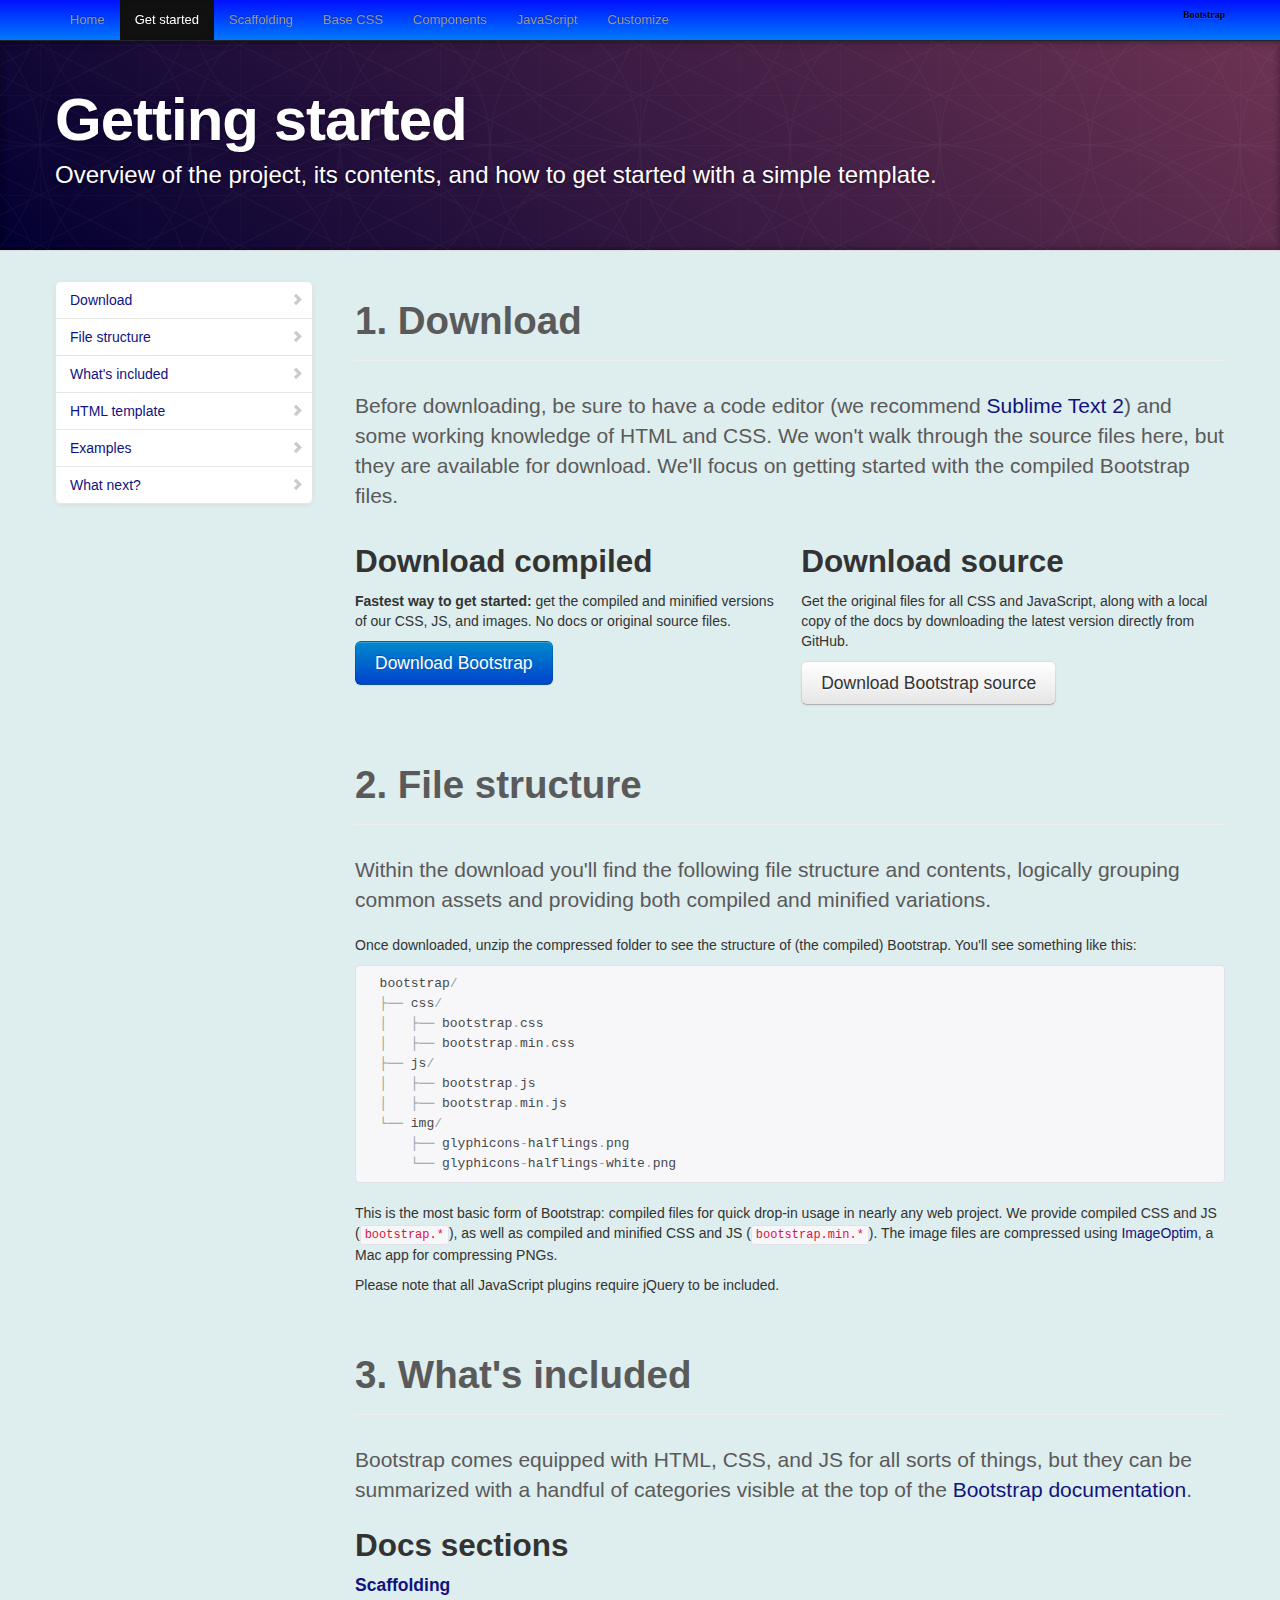
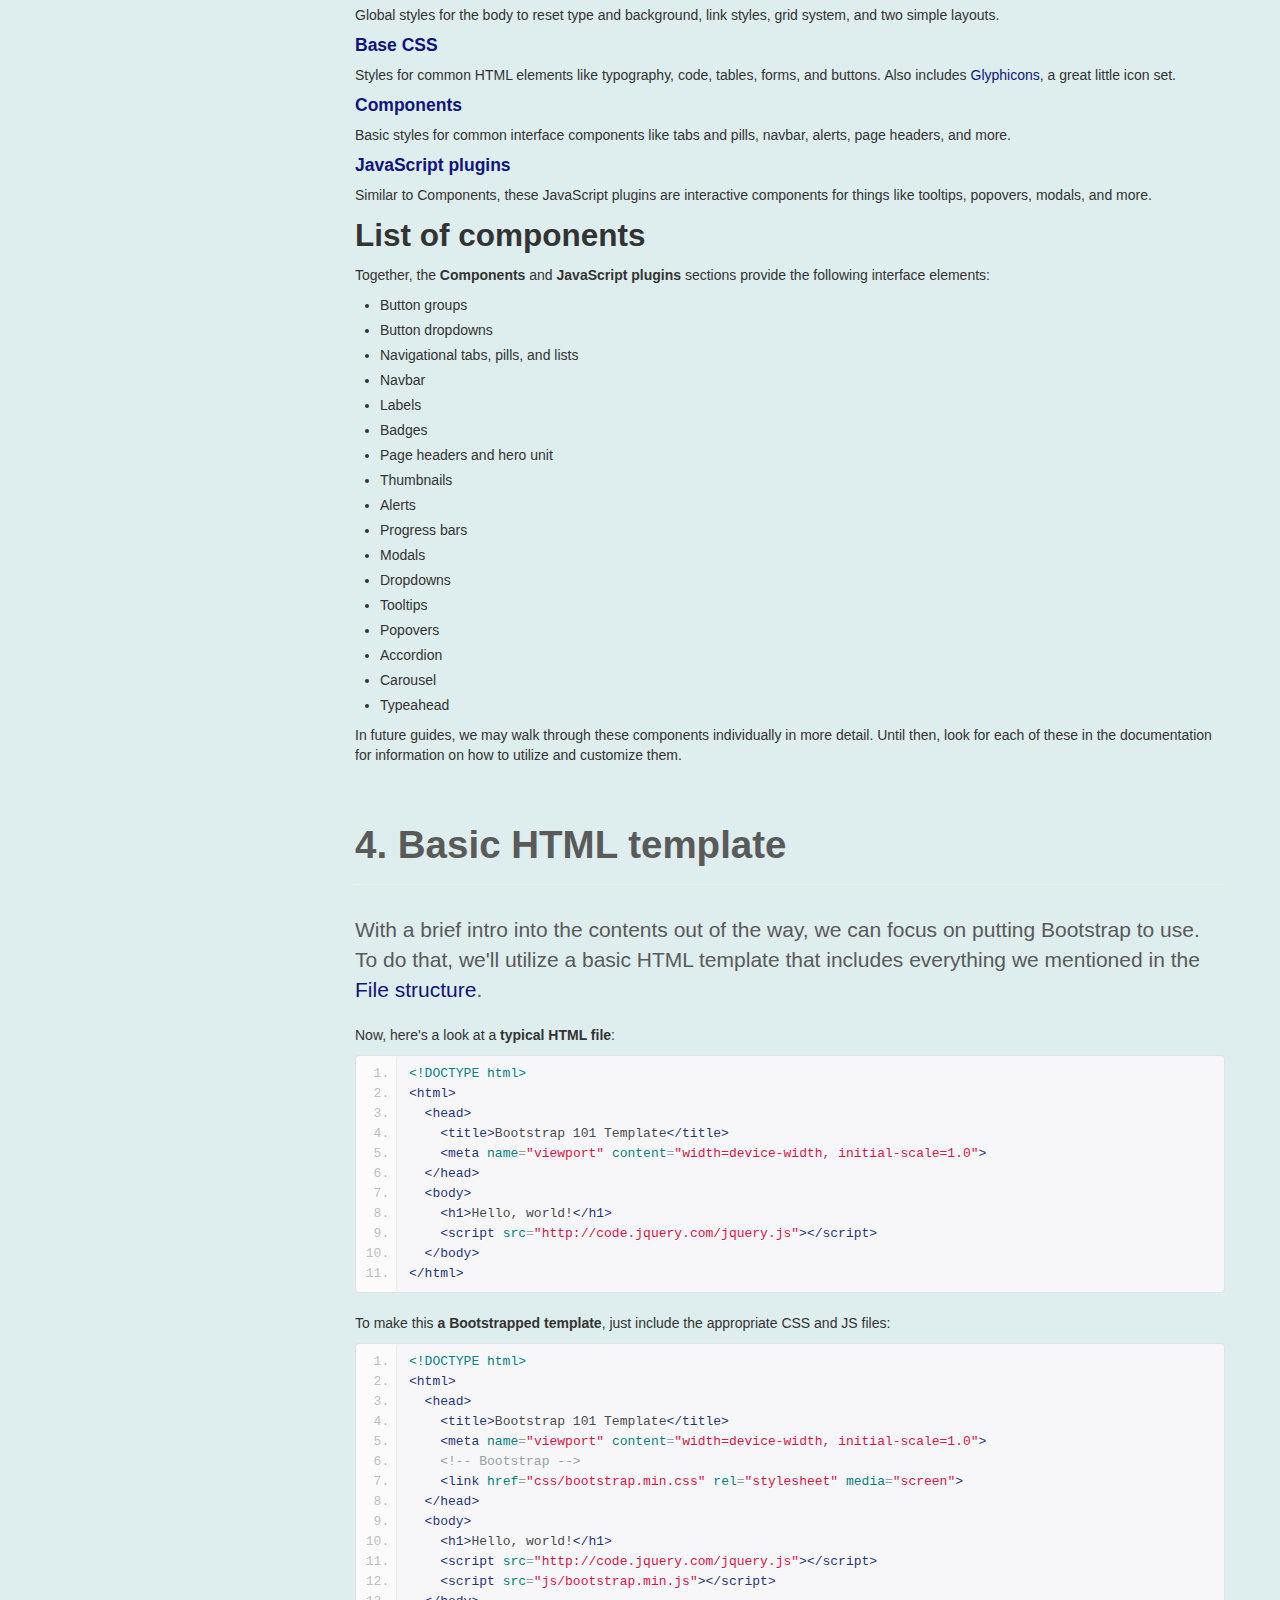
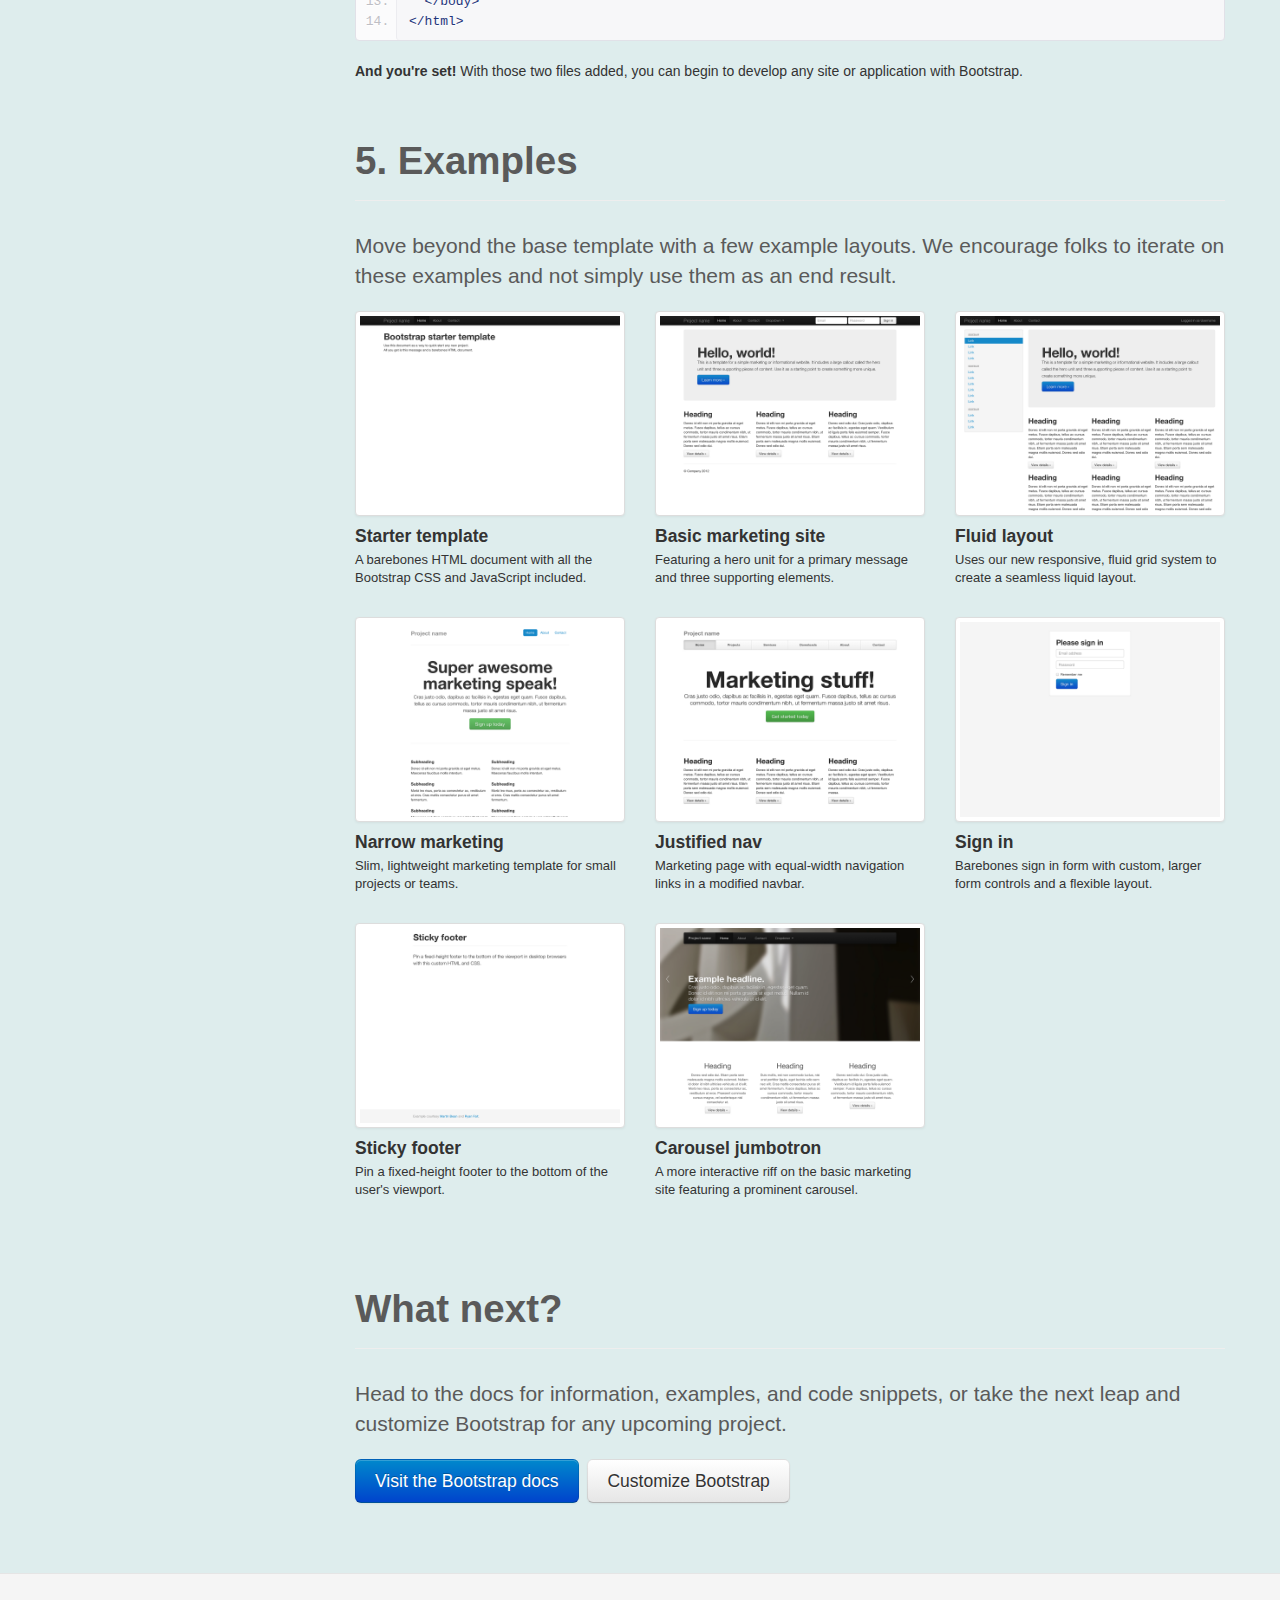
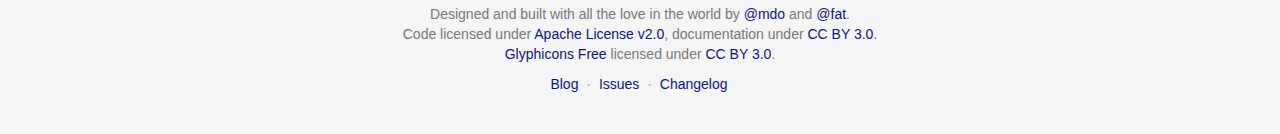
<file: promodominus/static/bootstrap/docs/getting-started.html>
<!DOCTYPE html>
<html lang="en">
  <head>
    <meta charset="utf-8">
    <title>Getting · Bootstrap</title>
    <meta name="viewport" content="width=device-width, initial-scale=1.0">
    <meta name="description" content="">
    <meta name="author" content="">

    <!-- Le styles -->
    <link href="assets/css/bootstrap.css" rel="stylesheet">
    <link href="assets/css/bootstrap-responsive.css" rel="stylesheet">
    <link href="assets/css/docs.css" rel="stylesheet">
    <link href="assets/js/google-code-prettify/prettify.css" rel="stylesheet">

    <!-- Le HTML5 shim, for IE6-8 support of HTML5 elements -->
    <!--[if lt IE 9]>
      <script src="assets/js/html5shiv.js"></script>
    <![endif]-->

    <!-- Le fav and touch icons -->
    <link rel="apple-touch-icon-precomposed" sizes="144x144" href="assets/ico/apple-touch-icon-144-precomposed.png">
    <link rel="apple-touch-icon-precomposed" sizes="114x114" href="assets/ico/apple-touch-icon-114-precomposed.png">
      <link rel="apple-touch-icon-precomposed" sizes="72x72" href="assets/ico/apple-touch-icon-72-precomposed.png">
                    <link rel="apple-touch-icon-precomposed" href="assets/ico/apple-touch-icon-57-precomposed.png">
                                   <link rel="shortcut icon" href="assets/ico/favicon.png">

    <script type="text/javascript">
      var _gaq = _gaq || [];
      _gaq.push(['_setAccount', 'UA-146052-10']);
      _gaq.push(['_trackPageview']);
      (function() {
        var ga = document.createElement('script'); ga.type = 'text/javascript'; ga.async = true;
        ga.src = ('https:' == document.location.protocol ? 'https://ssl' : 'http://www') + '.google-analytics.com/ga.js';
        var s = document.getElementsByTagName('script')[0]; s.parentNode.insertBefore(ga, s);
      })();
    </script>
  </head>

  <body data-spy="scroll" data-target=".bs-docs-sidebar">

    <!-- Navbar
    ================================================== -->
    <div class="navbar navbar-inverse navbar-fixed-top">
      <div class="navbar-inner">
        <div class="container">
          <button type="button" class="btn btn-navbar" data-toggle="collapse" data-target=".nav-collapse">
            <span class="icon-bar"></span>
            <span class="icon-bar"></span>
            <span class="icon-bar"></span>
          </button>
          <a class="brand" href="./index.html">Bootstrap</a>
          <div class="nav-collapse collapse">
            <ul class="nav">
              <li class="">
                <a href="./index.html">Home</a>
              </li>
              <li class="active">
                <a href="./getting-started.html">Get started</a>
              </li>
              <li class="">
                <a href="./scaffolding.html">Scaffolding</a>
              </li>
              <li class="">
                <a href="./base-css.html">Base CSS</a>
              </li>
              <li class="">
                <a href="./components.html">Components</a>
              </li>
              <li class="">
                <a href="./javascript.html">JavaScript</a>
              </li>
              <li class="">
                <a href="./customize.html">Customize</a>
              </li>
            </ul>
          </div>
        </div>
      </div>
    </div>

<!-- Subhead
================================================== -->
<header class="jumbotron subhead" id="overview">
  <div class="container">
    <h1>Getting started</h1>
    <p class="lead">Overview of the project, its contents, and how to get started with a simple template.</p>
  </div>
</header>


  <div class="container">

    <!-- Docs nav
    ================================================== -->
    <div class="row">
      <div class="span3 bs-docs-sidebar">
        <ul class="nav nav-list bs-docs-sidenav">
          <li><a href="#download-bootstrap"><i class="icon-chevron-right"></i> Download</a></li>
          <li><a href="#file-structure"><i class="icon-chevron-right"></i> File structure</a></li>
          <li><a href="#contents"><i class="icon-chevron-right"></i> What's included</a></li>
          <li><a href="#html-template"><i class="icon-chevron-right"></i> HTML template</a></li>
          <li><a href="#examples"><i class="icon-chevron-right"></i> Examples</a></li>
          <li><a href="#what-next"><i class="icon-chevron-right"></i> What next?</a></li>
        </ul>
      </div>
      <div class="span9">



        <!-- Download
        ================================================== -->
        <section id="download-bootstrap">
          <div class="page-header">
            <h1>1. Download</h1>
          </div>
          <p class="lead">Before downloading, be sure to have a code editor (we recommend <a href="http://sublimetext.com/2">Sublime Text 2</a>) and some working knowledge of HTML and CSS. We won't walk through the source files here, but they are available for download. We'll focus on getting started with the compiled Bootstrap files.</p>

          <div class="row-fluid">
            <div class="span6">
              <h2>Download compiled</h2>
              <p><strong>Fastest way to get started:</strong> get the compiled and minified versions of our CSS, JS, and images. No docs or original source files.</p>
              <p><a class="btn btn-large btn-primary" href="assets/bootstrap.zip" onclick="_gaq.push(['_trackEvent', 'Getting started', 'Download', 'Download compiled']);">Download Bootstrap</a></p>
            </div>
            <div class="span6">
              <h2>Download source</h2>
              <p>Get the original files for all CSS and JavaScript, along with a local copy of the docs by downloading the latest version directly from GitHub.</p>
              <p><a class="btn btn-large" href="https://github.com/twbs/bootstrap/zipball/master" >Download Bootstrap source</a></p>
            </div>
          </div>
        </section>



        <!-- File structure
        ================================================== -->
        <section id="file-structure">
          <div class="page-header">
            <h1>2. File structure</h1>
          </div>
          <p class="lead">Within the download you'll find the following file structure and contents, logically grouping common assets and providing both compiled and minified variations.</p>
          <p>Once downloaded, unzip the compressed folder to see the structure of (the compiled) Bootstrap. You'll see something like this:</p>
<pre class="prettyprint">
  bootstrap/
  ├── css/
  │   ├── bootstrap.css
  │   ├── bootstrap.min.css
  ├── js/
  │   ├── bootstrap.js
  │   ├── bootstrap.min.js
  └── img/
      ├── glyphicons-halflings.png
      └── glyphicons-halflings-white.png
</pre>
          <p>This is the most basic form of Bootstrap: compiled files for quick drop-in usage in nearly any web project. We provide compiled CSS and JS (<code>bootstrap.*</code>), as well as compiled and minified CSS and JS (<code>bootstrap.min.*</code>). The image files are compressed using <a href="http://imageoptim.com/">ImageOptim</a>, a Mac app for compressing PNGs.</p>
          <p>Please note that all JavaScript plugins require jQuery to be included.</p>
        </section>



        <!-- Contents
        ================================================== -->
        <section id="contents">
          <div class="page-header">
            <h1>3. What's included</h1>
          </div>
          <p class="lead">Bootstrap comes equipped with HTML, CSS, and JS for all sorts of things, but they can be summarized with a handful of categories visible at the top of the <a href="http://getbootstrap.com">Bootstrap documentation</a>.</p>

          <h2>Docs sections</h2>
          <h4><a href="http://twbs.github.com/bootstrap/scaffolding.html">Scaffolding</a></h4>
          <p>Global styles for the body to reset type and background, link styles, grid system, and two simple layouts.</p>
          <h4><a href="http://twbs.github.com/bootstrap/base-css.html">Base CSS</a></h4>
          <p>Styles for common HTML elements like typography, code, tables, forms, and buttons. Also includes <a href="http://glyphicons.com">Glyphicons</a>, a great little icon set.</p>
          <h4><a href="http://twbs.github.com/bootstrap/components.html">Components</a></h4>
          <p>Basic styles for common interface components like tabs and pills, navbar, alerts, page headers, and more.</p>
          <h4><a href="http://twbs.github.com/bootstrap/javascript.html">JavaScript plugins</a></h4>
          <p>Similar to Components, these JavaScript plugins are interactive components for things like tooltips, popovers, modals, and more.</p>

          <h2>List of components</h2>
          <p>Together, the <strong>Components</strong> and <strong>JavaScript plugins</strong> sections provide the following interface elements:</p>
          <ul>
            <li>Button groups</li>
            <li>Button dropdowns</li>
            <li>Navigational tabs, pills, and lists</li>
            <li>Navbar</li>
            <li>Labels</li>
            <li>Badges</li>
            <li>Page headers and hero unit</li>
            <li>Thumbnails</li>
            <li>Alerts</li>
            <li>Progress bars</li>
            <li>Modals</li>
            <li>Dropdowns</li>
            <li>Tooltips</li>
            <li>Popovers</li>
            <li>Accordion</li>
            <li>Carousel</li>
            <li>Typeahead</li>
          </ul>
          <p>In future guides, we may walk through these components individually in more detail. Until then, look for each of these in the documentation for information on how to utilize and customize them.</p>
        </section>



        <!-- HTML template
        ================================================== -->
        <section id="html-template">
          <div class="page-header">
            <h1>4. Basic HTML template</h1>
          </div>
          <p class="lead">With a brief intro into the contents out of the way, we can focus on putting Bootstrap to use. To do that, we'll utilize a basic HTML template that includes everything we mentioned in the <a href="./getting-started.html#file-structure">File structure</a>.</p>
          <p>Now, here's a look at a <strong>typical HTML file</strong>:</p>
<pre class="prettyprint linenums">
&lt;!DOCTYPE html&gt;
&lt;html&gt;
  &lt;head&gt;
    &lt;title&gt;Bootstrap 101 Template&lt;/title&gt;
    &lt;meta name="viewport" content="width=device-width, initial-scale=1.0"&gt;
  &lt;/head&gt;
  &lt;body&gt;
    &lt;h1&gt;Hello, world!&lt;/h1&gt;
    &lt;script src="http://code.jquery.com/jquery.js"&gt;&lt;/script&gt;
  &lt;/body&gt;
&lt;/html&gt;
</pre>
          <p>To make this <strong>a Bootstrapped template</strong>, just include the appropriate CSS and JS files:</p>
<pre class="prettyprint linenums">
&lt;!DOCTYPE html&gt;
&lt;html&gt;
  &lt;head&gt;
    &lt;title&gt;Bootstrap 101 Template&lt;/title&gt;
    &lt;meta name="viewport" content="width=device-width, initial-scale=1.0"&gt;
    &lt;!-- Bootstrap --&gt;
    &lt;link href="css/bootstrap.min.css" rel="stylesheet" media="screen"&gt;
  &lt;/head&gt;
  &lt;body&gt;
    &lt;h1&gt;Hello, world!&lt;/h1&gt;
    &lt;script src="http://code.jquery.com/jquery.js"&gt;&lt;/script&gt;
    &lt;script src="js/bootstrap.min.js"&gt;&lt;/script&gt;
  &lt;/body&gt;
&lt;/html&gt;
</pre>
          <p><strong>And you're set!</strong> With those two files added, you can begin to develop any site or application with Bootstrap.</p>
        </section>



        <!-- Examples
        ================================================== -->
        <section id="examples">
          <div class="page-header">
            <h1>5. Examples</h1>
          </div>
          <p class="lead">Move beyond the base template with a few example layouts. We encourage folks to iterate on these examples and not simply use them as an end result.</p>
          <ul class="thumbnails bootstrap-examples">
            <li class="span3">
              <a class="thumbnail" href="examples/starter-template.html">
                <img src="assets/img/examples/bootstrap-example-starter.png" alt="">
              </a>
              <h4>Starter template</h4>
              <p>A barebones HTML document with all the Bootstrap CSS and JavaScript included.</p>
            </li>
            <li class="span3">
              <a class="thumbnail" href="examples/hero.html">
                <img src="assets/img/examples/bootstrap-example-marketing.png" alt="">
              </a>
              <h4>Basic marketing site</h4>
              <p>Featuring a hero unit for a primary message and three supporting elements.</p>
            </li>
            <li class="span3">
              <a class="thumbnail" href="examples/fluid.html">
                <img src="assets/img/examples/bootstrap-example-fluid.png" alt="">
              </a>
              <h4>Fluid layout</h4>
              <p>Uses our new responsive, fluid grid system to create a seamless liquid layout.</p>
            </li>

            <li class="span3">
              <a class="thumbnail" href="examples/marketing-narrow.html">
                <img src="assets/img/examples/bootstrap-example-marketing-narrow.png" alt="">
              </a>
              <h4>Narrow marketing</h4>
              <p>Slim, lightweight marketing template for small projects or teams.</p>
            </li>
            <li class="span3">
              <a class="thumbnail" href="examples/justified-nav.html">
                <img src="assets/img/examples/bootstrap-example-justified-nav.png" alt="">
              </a>
              <h4>Justified nav</h4>
              <p>Marketing page with equal-width navigation links in a modified navbar.</p>
            </li>
            <li class="span3">
              <a class="thumbnail" href="examples/signin.html">
                <img src="assets/img/examples/bootstrap-example-signin.png" alt="">
              </a>
              <h4>Sign in</h4>
              <p>Barebones sign in form with custom, larger form controls and a flexible layout.</p>
            </li>

            <li class="span3">
              <a class="thumbnail" href="examples/sticky-footer.html">
                <img src="assets/img/examples/bootstrap-example-sticky-footer.png" alt="">
              </a>
              <h4>Sticky footer</h4>
              <p>Pin a fixed-height footer to the bottom of the user's viewport.</p>
            </li>
            <li class="span3">
              <a class="thumbnail" href="examples/carousel.html">
                <img src="assets/img/examples/bootstrap-example-carousel.png" alt="">
              </a>
              <h4>Carousel jumbotron</h4>
              <p>A more interactive riff on the basic marketing site featuring a prominent carousel.</p>
            </li>
          </ul>
        </section>




        <!-- Next
        ================================================== -->
        <section id="what-next">
          <div class="page-header">
            <h1>What next?</h1>
          </div>
          <p class="lead">Head to the docs for information, examples, and code snippets, or take the next leap and customize Bootstrap for any upcoming project.</p>
          <a class="btn btn-large btn-primary" href="./scaffolding.html" onclick="_gaq.push(['_trackEvent', 'Getting started', 'Next steps', 'Visit docs']);">Visit the Bootstrap docs</a>
          <a class="btn btn-large" href="./customize.html" style="margin-left: 5px;" onclick="_gaq.push(['_trackEvent', 'Getting started', 'Next steps', 'Customize']);">Customize Bootstrap</a>
        </section>




      </div>
    </div>

  </div>



    <!-- Footer
    ================================================== -->
    <footer class="footer">
      <div class="container">
        <p>Designed and built with all the love in the world by <a href="http://twitter.com/mdo" target="_blank">@mdo</a> and <a href="http://twitter.com/fat" target="_blank">@fat</a>.</p>
        <p>Code licensed under <a href="http://www.apache.org/licenses/LICENSE-2.0" target="_blank">Apache License v2.0</a>, documentation under <a href="http://creativecommons.org/licenses/by/3.0/">CC BY 3.0</a>.</p>
        <p><a href="http://glyphicons.com">Glyphicons Free</a> licensed under <a href="http://creativecommons.org/licenses/by/3.0/">CC BY 3.0</a>.</p>
        <ul class="footer-links">
          <li><a href="http://blog.getbootstrap.com">Blog</a></li>
          <li class="muted">&middot;</li>
          <li><a href="https://github.com/twbs/bootstrap/issues?state=open">Issues</a></li>
          <li class="muted">&middot;</li>
          <li><a href="https://github.com/twbs/bootstrap/releases">Changelog</a></li>
        </ul>
      </div>
    </footer>



    <!-- Le javascript
    ================================================== -->
    <!-- Placed at the end of the document so the pages load faster -->
    <script type="text/javascript" src="http://platform.twitter.com/widgets.js"></script>
    <script src="assets/js/jquery.js"></script>
    <script src="assets/js/bootstrap-transition.js"></script>
    <script src="assets/js/bootstrap-alert.js"></script>
    <script src="assets/js/bootstrap-modal.js"></script>
    <script src="assets/js/bootstrap-dropdown.js"></script>
    <script src="assets/js/bootstrap-scrollspy.js"></script>
    <script src="assets/js/bootstrap-tab.js"></script>
    <script src="assets/js/bootstrap-tooltip.js"></script>
    <script src="assets/js/bootstrap-popover.js"></script>
    <script src="assets/js/bootstrap-button.js"></script>
    <script src="assets/js/bootstrap-collapse.js"></script>
    <script src="assets/js/bootstrap-carousel.js"></script>
    <script src="assets/js/bootstrap-typeahead.js"></script>
    <script src="assets/js/bootstrap-affix.js"></script>

    <script src="assets/js/holder/holder.js"></script>
    <script src="assets/js/google-code-prettify/prettify.js"></script>

    <script src="assets/js/application.js"></script>


    <!-- Analytics
    ================================================== -->
    <script>
      var _gauges = _gauges || [];
      (function() {
        var t   = document.createElement('script');
        t.type  = 'text/javascript';
        t.async = true;
        t.id    = 'gauges-tracker';
        t.setAttribute('data-site-id', '4f0dc9fef5a1f55508000013');
        t.src = '//secure.gaug.es/track.js';
        var s = document.getElementsByTagName('script')[0];
        s.parentNode.insertBefore(t, s);
      })();
    </script>

  </body>
</html>
</file>
<file: promodominus/static/bootstrap/docs/assets/js/google-code-prettify/prettify.css>
.com { color: #93a1a1; }
.lit { color: #195f91; }
.pun, .opn, .clo { color: #93a1a1; }
.fun { color: #dc322f; }
.str, .atv { color: #D14; }
.kwd, .prettyprint .tag { color: #1e347b; }
.typ, .atn, .dec, .var { color: teal; }
.pln { color: #48484c; }

.prettyprint {
  padding: 8px;
  background-color: #f7f7f9;
  border: 1px solid #e1e1e8;
}
.prettyprint.linenums {
  -webkit-box-shadow: inset 40px 0 0 #fbfbfc, inset 41px 0 0 #ececf0;
     -moz-box-shadow: inset 40px 0 0 #fbfbfc, inset 41px 0 0 #ececf0;
          box-shadow: inset 40px 0 0 #fbfbfc, inset 41px 0 0 #ececf0;
}

/* Specify class=linenums on a pre to get line numbering */
ol.linenums {
  margin: 0 0 0 33px; /* IE indents via margin-left */
}
ol.linenums li {
  padding-left: 12px;
  color: #bebec5;
  line-height: 20px;
  text-shadow: 0 1px 0 #fff;
}
</file>
<file: promodominus/static/bootstrap/docs/assets/css/docs.css>
/* Add additional stylesheets below
-------------------------------------------------- */
/*
  Bootstrap's documentation styles
  Special styles for presenting Bootstrap's documentation and examples
*/



/* Body and structure
-------------------------------------------------- */

body {
  position: relative;
  padding-top: 40px;
}

/* Code in headings */
h3 code {
  font-size: 14px;
  font-weight: normal;
}



/* Tweak navbar brand link to be super sleek
-------------------------------------------------- */

body > .navbar {
  font-size: 13px;
}

/* Change the docs' brand */
body > .navbar .brand {
  padding-right: 0;
  padding-left: 0;
  margin-left: 20px;
  float: right;
  font-weight: bold;
  color: #000;
  text-shadow: 0 1px 0 rgba(255,255,255,.1), 0 0 30px rgba(255,255,255,.125);
  -webkit-transition: all .2s linear;
     -moz-transition: all .2s linear;
          transition: all .2s linear;
}
body > .navbar .brand:hover {
  text-decoration: none;
  text-shadow: 0 1px 0 rgba(255,255,255,.1), 0 0 30px rgba(255,255,255,.4);
}


/* Sections
-------------------------------------------------- */

/* padding for in-page bookmarks and fixed navbar */
section {
  padding-top: 30px;
}
section > .page-header,
section > .lead {
  color: #5a5a5a;
}
section > ul li {
  margin-bottom: 5px;
}

/* Separators (hr) */
.bs-docs-separator {
  margin: 40px 0 39px;
}

/* Faded out hr */
hr.soften {
  height: 1px;
  margin: 70px 0;
  background-image: -webkit-linear-gradient(left, rgba(0,0,0,0), rgba(0,0,0,.1), rgba(0,0,0,0));
  background-image:    -moz-linear-gradient(left, rgba(0,0,0,0), rgba(0,0,0,.1), rgba(0,0,0,0));
  background-image:     -ms-linear-gradient(left, rgba(0,0,0,0), rgba(0,0,0,.1), rgba(0,0,0,0));
  background-image:      -o-linear-gradient(left, rgba(0,0,0,0), rgba(0,0,0,.1), rgba(0,0,0,0));
  border: 0;
}



/* Jumbotrons
-------------------------------------------------- */

/* Base class
------------------------- */
.jumbotron {
  position: relative;
  padding: 40px 0;
  color: #fff;
  text-align: center;
  text-shadow: 0 1px 3px rgba(0,0,0,.4), 0 0 30px rgba(0,0,0,.075);
  background: #020031; /* Old browsers */
  background: -moz-linear-gradient(45deg,  #020031 0%, #6d3353 100%); /* FF3.6+ */
  background: -webkit-gradient(linear, left bottom, right top, color-stop(0%,#020031), color-stop(100%,#6d3353)); /* Chrome,Safari4+ */
  background: -webkit-linear-gradient(45deg,  #020031 0%,#6d3353 100%); /* Chrome10+,Safari5.1+ */
  background: -o-linear-gradient(45deg,  #020031 0%,#6d3353 100%); /* Opera 11.10+ */
  background: -ms-linear-gradient(45deg,  #020031 0%,#6d3353 100%); /* IE10+ */
  background: linear-gradient(45deg,  #020031 0%,#6d3353 100%); /* W3C */
  filter: progid:DXImageTransform.Microsoft.gradient( startColorstr='#020031', endColorstr='#6d3353',GradientType=1 ); /* IE6-9 fallback on horizontal gradient */
  -webkit-box-shadow: inset 0 3px 7px rgba(0,0,0,.2), inset 0 -3px 7px rgba(0,0,0,.2);
     -moz-box-shadow: inset 0 3px 7px rgba(0,0,0,.2), inset 0 -3px 7px rgba(0,0,0,.2);
          box-shadow: inset 0 3px 7px rgba(0,0,0,.2), inset 0 -3px 7px rgba(0,0,0,.2);
}
.jumbotron h1 {
  font-size: 80px;
  font-weight: bold;
  letter-spacing: -1px;
  line-height: 1;
}
.jumbotron p {
  font-size: 24px;
  font-weight: 300;
  line-height: 1.25;
  margin-bottom: 30px;
}

/* Link styles (used on .masthead-links as well) */
.jumbotron a {
  color: #fff;
  color: rgba(255,255,255,.5);
  -webkit-transition: all .2s ease-in-out;
     -moz-transition: all .2s ease-in-out;
          transition: all .2s ease-in-out;
}
.jumbotron a:hover {
  color: #fff;
  text-shadow: 0 0 10px rgba(255,255,255,.25);
}

/* Download button */
.masthead .btn {
  padding: 19px 24px;
  font-size: 24px;
  font-weight: 200;
  color: #fff; /* redeclare to override the `.jumbotron a` */
  border: 0;
  -webkit-border-radius: 6px;
     -moz-border-radius: 6px;
          border-radius: 6px;
  -webkit-box-shadow: inset 0 1px 0 rgba(255,255,255,.1), 0 1px 5px rgba(0,0,0,.25);
     -moz-box-shadow: inset 0 1px 0 rgba(255,255,255,.1), 0 1px 5px rgba(0,0,0,.25);
          box-shadow: inset 0 1px 0 rgba(255,255,255,.1), 0 1px 5px rgba(0,0,0,.25);
  -webkit-transition: none;
     -moz-transition: none;
          transition: none;
}
.masthead .btn:hover {
  -webkit-box-shadow: inset 0 1px 0 rgba(255,255,255,.1), 0 1px 5px rgba(0,0,0,.25);
     -moz-box-shadow: inset 0 1px 0 rgba(255,255,255,.1), 0 1px 5px rgba(0,0,0,.25);
          box-shadow: inset 0 1px 0 rgba(255,255,255,.1), 0 1px 5px rgba(0,0,0,.25);
}
.masthead .btn:active {
  -webkit-box-shadow: inset 0 2px 4px rgba(0,0,0,.1), 0 1px 0 rgba(255,255,255,.1);
     -moz-box-shadow: inset 0 2px 4px rgba(0,0,0,.1), 0 1px 0 rgba(255,255,255,.1);
          box-shadow: inset 0 2px 4px rgba(0,0,0,.1), 0 1px 0 rgba(255,255,255,.1);
}


/* Pattern overlay
------------------------- */
.jumbotron .container {
  position: relative;
  z-index: 2;
}
.jumbotron:after {
  content: '';
  display: block;
  position: absolute;
  top: 0;
  right: 0;
  bottom: 0;
  left: 0;
  background: url(../img/bs-docs-masthead-pattern.png) repeat center center;
  opacity: .4;
}
@media
only screen and (-webkit-min-device-pixel-ratio: 2),
only screen and (   min--moz-device-pixel-ratio: 2),
only screen and (     -o-min-device-pixel-ratio: 2/1) {

  .jumbotron:after {
    background-size: 150px 150px;
  }

}

/* Masthead (docs home)
------------------------- */
.masthead {
  padding: 70px 0 80px;
  margin-bottom: 0;
  color: #fff;
}
.masthead h1 {
  font-size: 120px;
  line-height: 1;
  letter-spacing: -2px;
}
.masthead p {
  font-size: 40px;
  font-weight: 200;
  line-height: 1.25;
}

/* Textual links in masthead */
.masthead-links {
  margin: 0;
  list-style: none;
}
.masthead-links li {
  display: inline;
  padding: 0 10px;
  color: rgba(255,255,255,.25);
}

/* Social proof buttons from GitHub & Twitter */
.bs-docs-social {
  padding: 15px 0;
  text-align: center;
  background-color: #f5f5f5;
  border-top: 1px solid #fff;
  border-bottom: 1px solid #ddd;
}

/* Quick links on Home */
.bs-docs-social-buttons {
  margin-left: 0;
  margin-bottom: 0;
  padding-left: 0;
  list-style: none;
}
.bs-docs-social-buttons li {
  display: inline-block;
  padding: 5px 8px;
  line-height: 1;
  *display: inline;
  *zoom: 1;
}

/* Subhead (other pages)
------------------------- */
.subhead {
  text-align: left;
  border-bottom: 1px solid #ddd;
}
.subhead h1 {
  font-size: 60px;
}
.subhead p {
  margin-bottom: 20px;
}
.subhead .navbar {
  display: none;
}



/* Marketing section of Overview
-------------------------------------------------- */

.marketing {
  text-align: center;
  color: #5a5a5a;
}
.marketing h1 {
  margin: 60px 0 10px;
  font-size: 60px;
  font-weight: 200;
  line-height: 1;
  letter-spacing: -1px;
}
.marketing h2 {
  font-weight: 200;
  margin-bottom: 5px;
}
.marketing p {
  font-size: 16px;
  line-height: 1.5;
}
.marketing .marketing-byline {
  margin-bottom: 40px;
  font-size: 20px;
  font-weight: 300;
  line-height: 1.25;
  color: #999;
}
.marketing-img {
  display: block;
  margin: 0 auto 30px;
  max-height: 145px;
}



/* Footer
-------------------------------------------------- */

.footer {
  text-align: center;
  padding: 30px 0;
  margin-top: 70px;
  border-top: 1px solid #e5e5e5;
  background-color: #f5f5f5;
}
.footer p {
  margin-bottom: 0;
  color: #777;
}
.footer-links {
  margin: 10px 0;
}
.footer-links li {
  display: inline;
  padding: 0 2px;
}
.footer-links li:first-child {
  padding-left: 0;
}



/* Special grid styles
-------------------------------------------------- */

.show-grid {
  margin-top: 10px;
  margin-bottom: 20px;
}
.show-grid [class*="span"] {
  background-color: #eee;
  text-align: center;
  -webkit-border-radius: 3px;
     -moz-border-radius: 3px;
          border-radius: 3px;
  min-height: 40px;
  line-height: 40px;
}
.show-grid [class*="span"]:hover {
  background-color: #ddd;
}
.show-grid .show-grid {
  margin-top: 0;
  margin-bottom: 0;
}
.show-grid .show-grid [class*="span"] {
  margin-top: 5px;
}
.show-grid [class*="span"] [class*="span"] {
  background-color: #ccc;
}
.show-grid [class*="span"] [class*="span"] [class*="span"] {
  background-color: #999;
}



/* Mini layout previews
-------------------------------------------------- */
.mini-layout {
  border: 1px solid #ddd;
  -webkit-border-radius: 6px;
     -moz-border-radius: 6px;
          border-radius: 6px;
  -webkit-box-shadow: 0 1px 2px rgba(0,0,0,.075);
     -moz-box-shadow: 0 1px 2px rgba(0,0,0,.075);
          box-shadow: 0 1px 2px rgba(0,0,0,.075);
}
.mini-layout,
.mini-layout .mini-layout-body,
.mini-layout.fluid .mini-layout-sidebar {
  height: 300px;
}
.mini-layout {
  margin-bottom: 20px;
  padding: 9px;
}
.mini-layout div {
  -webkit-border-radius: 3px;
     -moz-border-radius: 3px;
          border-radius: 3px;
}
.mini-layout .mini-layout-body {
  background-color: #dceaf4;
  margin: 0 auto;
  width: 70%;
}
.mini-layout.fluid .mini-layout-sidebar,
.mini-layout.fluid .mini-layout-header,
.mini-layout.fluid .mini-layout-body {
  float: left;
}
.mini-layout.fluid .mini-layout-sidebar {
  background-color: #bbd8e9;
  width: 20%;
}
.mini-layout.fluid .mini-layout-body {
  width: 77.5%;
  margin-left: 2.5%;
}



/* Download page
-------------------------------------------------- */

.download .page-header {
  margin-top: 36px;
}
.page-header .toggle-all {
  margin-top: 5px;
}

/* Space out h3s when following a section */
.download h3 {
  margin-bottom: 5px;
}
.download-builder input + h3,
.download-builder .checkbox + h3 {
  margin-top: 9px;
}

/* Fields for variables */
.download-builder input[type=text] {
  margin-bottom: 9px;
  font-family: Menlo, Monaco, "Courier New", monospace;
  font-size: 12px;
  color: #d14;
}
.download-builder input[type=text]:focus {
  background-color: #fff;
}

/* Custom, larger checkbox labels */
.download .checkbox {
  padding: 6px 10px 6px 25px;
  font-size: 13px;
  line-height: 18px;
  color: #555;
  background-color: #f9f9f9;
  -webkit-border-radius: 3px;
     -moz-border-radius: 3px;
          border-radius: 3px;
  cursor: pointer;
}
.download .checkbox:hover {
  color: #333;
  background-color: #f5f5f5;
}
.download .checkbox small {
  font-size: 12px;
  color: #777;
}

/* Variables section */
#variables label {
  margin-bottom: 0;
}

/* Giant download button */
.download-btn {
  margin: 36px 0 108px;
}
#download p,
#download h4 {
  max-width: 50%;
  margin: 0 auto;
  color: #999;
  text-align: center;
}
#download h4 {
  margin-bottom: 0;
}
#download p {
  margin-bottom: 18px;
}
.download-btn .btn {
  display: block;
  width: auto;
  padding: 19px 24px;
  margin-bottom: 27px;
  font-size: 30px;
  line-height: 1;
  text-align: center;
  -webkit-border-radius: 6px;
     -moz-border-radius: 6px;
          border-radius: 6px;
}



/* Misc
-------------------------------------------------- */

/* Make tables spaced out a bit more */
h2 + table,
h3 + table,
h4 + table,
h2 + .row {
  margin-top: 5px;
}

/* Example sites showcase */
.example-sites {
  xmargin-left: 20px;
}
.example-sites img {
  max-width: 100%;
  margin: 0 auto;
}

.scrollspy-example {
  height: 200px;
  overflow: auto;
  position: relative;
}


/* Fake the :focus state to demo it */
.focused {
  border-color: rgba(82,168,236,.8);
  -webkit-box-shadow: inset 0 1px 3px rgba(0,0,0,.1), 0 0 8px rgba(82,168,236,.6);
     -moz-box-shadow: inset 0 1px 3px rgba(0,0,0,.1), 0 0 8px rgba(82,168,236,.6);
          box-shadow: inset 0 1px 3px rgba(0,0,0,.1), 0 0 8px rgba(82,168,236,.6);
  outline: 0;
}

/* For input sizes, make them display block */
.docs-input-sizes select,
.docs-input-sizes input[type=text] {
  display: block;
  margin-bottom: 9px;
}

/* Icons
------------------------- */
.the-icons {
  margin-left: 0;
  list-style: none;
}
.the-icons li {
  float: left;
  width: 25%;
  line-height: 25px;
}
.the-icons i:hover {
  background-color: rgba(255,0,0,.25);
}

/* Example page
------------------------- */
.bootstrap-examples h4 {
  margin: 10px 0 5px;
}
.bootstrap-examples p {
  font-size: 13px;
  line-height: 18px;
}
.bootstrap-examples .thumbnail {
  margin-bottom: 9px;
  background-color: #fff;
}



/* Bootstrap code examples
-------------------------------------------------- */

/* Base class */
.bs-docs-example {
  position: relative;
  margin: 15px 0;
  padding: 39px 19px 14px;
  *padding-top: 19px;
  background-color: #fff;
  border: 1px solid #ddd;
  -webkit-border-radius: 4px;
     -moz-border-radius: 4px;
          border-radius: 4px;
}

/* Echo out a label for the example */
.bs-docs-example:after {
  content: "Example";
  position: absolute;
  top: -1px;
  left: -1px;
  padding: 3px 7px;
  font-size: 12px;
  font-weight: bold;
  background-color: #f5f5f5;
  border: 1px solid #ddd;
  color: #9da0a4;
  -webkit-border-radius: 4px 0 4px 0;
     -moz-border-radius: 4px 0 4px 0;
          border-radius: 4px 0 4px 0;
}

/* Remove spacing between an example and it's code */
.bs-docs-example + .prettyprint {
  margin-top: -20px;
  padding-top: 15px;
}

/* Tweak examples
------------------------- */
.bs-docs-example > p:last-child {
  margin-bottom: 0;
}
.bs-docs-example .table,
.bs-docs-example .progress,
.bs-docs-example .well,
.bs-docs-example .alert,
.bs-docs-example .hero-unit,
.bs-docs-example .pagination,
.bs-docs-example .navbar,
.bs-docs-example > .nav,
.bs-docs-example blockquote {
  margin-bottom: 5px;
}
.bs-docs-example .pagination {
  margin-top: 0;
}
.bs-navbar-top-example,
.bs-navbar-bottom-example {
  z-index: 1;
  padding: 0;
  height: 90px;
  overflow: hidden; /* cut the drop shadows off */
}
.bs-navbar-top-example .navbar-fixed-top,
.bs-navbar-bottom-example .navbar-fixed-bottom {
  margin-left: 0;
  margin-right: 0;
}
.bs-navbar-top-example {
  -webkit-border-radius: 0 0 4px 4px;
     -moz-border-radius: 0 0 4px 4px;
          border-radius: 0 0 4px 4px;
}
.bs-navbar-top-example:after {
  top: auto;
  bottom: -1px;
  -webkit-border-radius: 0 4px 0 4px;
     -moz-border-radius: 0 4px 0 4px;
          border-radius: 0 4px 0 4px;
}
.bs-navbar-bottom-example {
  -webkit-border-radius: 4px 4px 0 0;
     -moz-border-radius: 4px 4px 0 0;
          border-radius: 4px 4px 0 0;
}
.bs-navbar-bottom-example .navbar {
  margin-bottom: 0;
}
form.bs-docs-example {
  padding-bottom: 19px;
}

/* Images */
.bs-docs-example-images img {
  margin: 10px;
  display: inline-block;
}

/* Tooltips */
.bs-docs-tooltip-examples {
  text-align: center;
  margin: 0 0 10px;
  list-style: none;
}
.bs-docs-tooltip-examples li {
  display: inline;
  padding: 0 10px;
}

/* Popovers */
.bs-docs-example-popover {
  padding-bottom: 24px;
  background-color: #f9f9f9;
}
.bs-docs-example-popover .popover {
  position: relative;
  display: block;
  float: left;
  width: 260px;
  margin: 20px;
}

/* Dropdowns */
.bs-docs-example-submenus {
  min-height: 180px;
}
.bs-docs-example-submenus > .pull-left + .pull-left {
  margin-left: 20px;
}
.bs-docs-example-submenus .dropup > .dropdown-menu,
.bs-docs-example-submenus .dropdown > .dropdown-menu {
  display: block;
  position: static;
  margin-bottom: 5px;
  *width: 180px;
}



/* Responsive docs
-------------------------------------------------- */

/* Utility classes table
------------------------- */
.responsive-utilities th small {
  display: block;
  font-weight: normal;
  color: #999;
}
.responsive-utilities tbody th {
  font-weight: normal;
}
.responsive-utilities td {
  text-align: center;
}
.responsive-utilities td.is-visible {
  color: #468847;
  background-color: #dff0d8 !important;
}
.responsive-utilities td.is-hidden {
  color: #ccc;
  background-color: #f9f9f9 !important;
}

/* Responsive tests
------------------------- */
.responsive-utilities-test {
  margin-top: 5px;
  margin-left: 0;
  list-style: none;
  overflow: hidden; /* clear floats */
}
.responsive-utilities-test li {
  position: relative;
  float: left;
  width: 25%;
  height: 43px;
  font-size: 14px;
  font-weight: bold;
  line-height: 43px;
  color: #999;
  text-align: center;
  border: 1px solid #ddd;
  -webkit-border-radius: 4px;
     -moz-border-radius: 4px;
          border-radius: 4px;
}
.responsive-utilities-test li + li {
  margin-left: 10px;
}
.responsive-utilities-test span {
  position: absolute;
  top:    -1px;
  left:   -1px;
  right:  -1px;
  bottom: -1px;
  -webkit-border-radius: 4px;
     -moz-border-radius: 4px;
          border-radius: 4px;
}
.responsive-utilities-test span {
  color: #468847;
  background-color: #dff0d8;
  border: 1px solid #d6e9c6;
}



/* Sidenav for Docs
-------------------------------------------------- */

.bs-docs-sidenav {
  width: 228px;
  margin: 30px 0 0;
  padding: 0;
  background-color: #fff;
  -webkit-border-radius: 6px;
     -moz-border-radius: 6px;
          border-radius: 6px;
  -webkit-box-shadow: 0 1px 4px rgba(0,0,0,.065);
     -moz-box-shadow: 0 1px 4px rgba(0,0,0,.065);
          box-shadow: 0 1px 4px rgba(0,0,0,.065);
}
.bs-docs-sidenav > li > a {
  display: block;
  width: 190px \9;
  margin: 0 0 -1px;
  padding: 8px 14px;
  border: 1px solid #e5e5e5;
}
.bs-docs-sidenav > li:first-child > a {
  -webkit-border-radius: 6px 6px 0 0;
     -moz-border-radius: 6px 6px 0 0;
          border-radius: 6px 6px 0 0;
}
.bs-docs-sidenav > li:last-child > a {
  -webkit-border-radius: 0 0 6px 6px;
     -moz-border-radius: 0 0 6px 6px;
          border-radius: 0 0 6px 6px;
}
.bs-docs-sidenav > .active > a {
  position: relative;
  z-index: 2;
  padding: 9px 15px;
  border: 0;
  text-shadow: 0 1px 0 rgba(0,0,0,.15);
  -webkit-box-shadow: inset 1px 0 0 rgba(0,0,0,.1), inset -1px 0 0 rgba(0,0,0,.1);
     -moz-box-shadow: inset 1px 0 0 rgba(0,0,0,.1), inset -1px 0 0 rgba(0,0,0,.1);
          box-shadow: inset 1px 0 0 rgba(0,0,0,.1), inset -1px 0 0 rgba(0,0,0,.1);
}
/* Chevrons */
.bs-docs-sidenav .icon-chevron-right {
  float: right;
  margin-top: 2px;
  margin-right: -6px;
  opacity: .25;
}
.bs-docs-sidenav > li > a:hover {
  background-color: #f5f5f5;
}
.bs-docs-sidenav a:hover .icon-chevron-right {
  opacity: .5;
}
.bs-docs-sidenav .active .icon-chevron-right,
.bs-docs-sidenav .active a:hover .icon-chevron-right {
  background-image: url(../img/glyphicons-halflings-white.png);
  opacity: 1;
}
.bs-docs-sidenav.affix {
  top: 40px;
}
.bs-docs-sidenav.affix-bottom {
  position: absolute;
  top: auto;
  bottom: 270px;
}




/* Responsive
-------------------------------------------------- */

/* Desktop large
------------------------- */
@media (min-width: 1200px) {
  .bs-docs-container {
    max-width: 970px;
  }
  .bs-docs-sidenav {
    width: 258px;
  }
  .bs-docs-sidenav > li > a {
    width: 230px \9; /* Override the previous IE8-9 hack */
  }
}

/* Desktop
------------------------- */
@media (max-width: 980px) {
  /* Unfloat brand */
  body > .navbar-fixed-top .brand {
    float: left;
    margin-left: 0;
    padding-left: 10px;
    padding-right: 10px;
  }

  /* Inline-block quick links for more spacing */
  .quick-links li {
    display: inline-block;
    margin: 5px;
  }

  /* When affixed, space properly */
  .bs-docs-sidenav {
    top: 0;
    width: 218px;
    margin-top: 30px;
    margin-right: 0;
  }
}

/* Tablet to desktop
------------------------- */
@media (min-width: 768px) and (max-width: 979px) {
  /* Remove any padding from the body */
  body {
    padding-top: 0;
  }
  /* Widen masthead and social buttons to fill body padding */
  .jumbotron {
    margin-top: -20px; /* Offset bottom margin on .navbar */
  }
  /* Adjust sidenav width */
  .bs-docs-sidenav {
    width: 166px;
    margin-top: 20px;
  }
  .bs-docs-sidenav.affix {
    top: 0;
  }
}

/* Tablet
------------------------- */
@media (max-width: 767px) {
  /* Remove any padding from the body */
  body {
    padding-top: 0;
  }

  /* Widen masthead and social buttons to fill body padding */
  .jumbotron {
    padding: 40px 20px;
    margin-top:   -20px; /* Offset bottom margin on .navbar */
    margin-right: -20px;
    margin-left:  -20px;
  }
  .masthead h1 {
    font-size: 90px;
  }
  .masthead p,
  .masthead .btn {
    font-size: 24px;
  }
  .marketing .span4 {
    margin-bottom: 40px;
  }
  .bs-docs-social {
    margin: 0 -20px;
  }

  /* Space out the show-grid examples */
  .show-grid [class*="span"] {
    margin-bottom: 5px;
  }

  /* Sidenav */
  .bs-docs-sidenav {
    width: auto;
    margin-bottom: 20px;
  }
  .bs-docs-sidenav.affix {
    position: static;
    width: auto;
    top: 0;
  }

  /* Unfloat the back to top link in footer */
  .footer {
    margin-left: -20px;
    margin-right: -20px;
    padding-left: 20px;
    padding-right: 20px;
  }
  .footer p {
    margin-bottom: 9px;
  }
}

/* Landscape phones
------------------------- */
@media (max-width: 480px) {
  /* Remove padding above jumbotron */
  body {
    padding-top: 0;
  }

  /* Change up some type stuff */
  h2 small {
    display: block;
  }

  /* Downsize the jumbotrons */
  .jumbotron h1 {
    font-size: 45px;
  }
  .jumbotron p,
  .jumbotron .btn {
    font-size: 18px;
  }
  .jumbotron .btn {
    display: block;
    margin: 0 auto;
  }

  /* center align subhead text like the masthead */
  .subhead h1,
  .subhead p {
    text-align: center;
  }

  /* Marketing on home */
  .marketing h1 {
    font-size: 30px;
  }
  .marketing-byline {
    font-size: 18px;
  }

  /* center example sites */
  .example-sites {
    margin-left: 0;
  }
  .example-sites > li {
    float: none;
    display: block;
    max-width: 280px;
    margin: 0 auto 18px;
    text-align: center;
  }
  .example-sites .thumbnail > img {
    max-width: 270px;
  }

  /* Do our best to make tables work in narrow viewports */
  table code {
    white-space: normal;
    word-wrap: break-word;
    word-break: break-all;
  }

  /* Examples: dropdowns */
  .bs-docs-example-submenus > .pull-left {
    float: none;
    clear: both;
  }
  .bs-docs-example-submenus > .pull-left,
  .bs-docs-example-submenus > .pull-left + .pull-left {
    margin-left: 0;
  }
  .bs-docs-example-submenus p {
    margin-bottom: 0;
  }
  .bs-docs-example-submenus .dropup > .dropdown-menu,
  .bs-docs-example-submenus .dropdown > .dropdown-menu {
    margin-bottom: 10px;
    float: none;
    max-width: 180px;
  }

  /* Examples: modal */
  .modal-example .modal {
    position: relative;
    top: auto;
    right: auto;
    bottom: auto;
    left: auto;
  }

  /* Tighten up footer */
  .footer {
    padding-top: 20px;
    padding-bottom: 20px;
  }
}
</file>
<file: promodominus/static/bootstrap/js/tests/vendor/qunit.css>
/**
 * QUnit - A JavaScript Unit Testing Framework
 *
 * http://docs.jquery.com/QUnit
 *
 * Copyright (c) 2012 John Resig, Jörn Zaefferer
 * Dual licensed under the MIT (MIT-LICENSE.txt)
 * or GPL (GPL-LICENSE.txt) licenses.
 */

/** Font Family and Sizes */

#qunit-tests, #qunit-header, #qunit-banner, #qunit-testrunner-toolbar, #qunit-userAgent, #qunit-testresult {
	font-family: "Helvetica Neue Light", "HelveticaNeue-Light", "Helvetica Neue", Calibri, Helvetica, Arial, sans-serif;
}

#qunit-testrunner-toolbar, #qunit-userAgent, #qunit-testresult, #qunit-tests li { font-size: small; }
#qunit-tests { font-size: smaller; }


/** Resets */

#qunit-tests, #qunit-tests ol, #qunit-header, #qunit-banner, #qunit-userAgent, #qunit-testresult {
	margin: 0;
	padding: 0;
}


/** Header */

#qunit-header {
	padding: 0.5em 0 0.5em 1em;

	color: #8699a4;
	background-color: #0d3349;

	font-size: 1.5em;
	line-height: 1em;
	font-weight: normal;

	border-radius: 15px 15px 0 0;
	-moz-border-radius: 15px 15px 0 0;
	-webkit-border-top-right-radius: 15px;
	-webkit-border-top-left-radius: 15px;
}

#qunit-header a {
	text-decoration: none;
	color: #c2ccd1;
}

#qunit-header a:hover,
#qunit-header a:focus {
	color: #fff;
}

#qunit-banner {
	height: 5px;
}

#qunit-testrunner-toolbar {
	padding: 0.5em 0 0.5em 2em;
	color: #5E740B;
	background-color: #eee;
}

#qunit-userAgent {
	padding: 0.5em 0 0.5em 2.5em;
	background-color: #2b81af;
	color: #fff;
	text-shadow: rgba(0, 0, 0, 0.5) 2px 2px 1px;
}


/** Tests: Pass/Fail */

#qunit-tests {
	list-style-position: inside;
}

#qunit-tests li {
	padding: 0.4em 0.5em 0.4em 2.5em;
	border-bottom: 1px solid #fff;
	list-style-position: inside;
}

#qunit-tests.hidepass li.pass, #qunit-tests.hidepass li.running  {
	display: none;
}

#qunit-tests li strong {
	cursor: pointer;
}

#qunit-tests li a {
	padding: 0.5em;
	color: #c2ccd1;
	text-decoration: none;
}
#qunit-tests li a:hover,
#qunit-tests li a:focus {
	color: #000;
}

#qunit-tests ol {
	margin-top: 0.5em;
	padding: 0.5em;

	background-color: #fff;

	border-radius: 15px;
	-moz-border-radius: 15px;
	-webkit-border-radius: 15px;

	box-shadow: inset 0px 2px 13px #999;
	-moz-box-shadow: inset 0px 2px 13px #999;
	-webkit-box-shadow: inset 0px 2px 13px #999;
}

#qunit-tests table {
	border-collapse: collapse;
	margin-top: .2em;
}

#qunit-tests th {
	text-align: right;
	vertical-align: top;
	padding: 0 .5em 0 0;
}

#qunit-tests td {
	vertical-align: top;
}

#qunit-tests pre {
	margin: 0;
	white-space: pre-wrap;
	word-wrap: break-word;
}

#qunit-tests del {
	background-color: #e0f2be;
	color: #374e0c;
	text-decoration: none;
}

#qunit-tests ins {
	background-color: #ffcaca;
	color: #500;
	text-decoration: none;
}

/*** Test Counts */

#qunit-tests b.counts                       { color: black; }
#qunit-tests b.passed                       { color: #5E740B; }
#qunit-tests b.failed                       { color: #710909; }

#qunit-tests li li {
	margin: 0.5em;
	padding: 0.4em 0.5em 0.4em 0.5em;
	background-color: #fff;
	border-bottom: none;
	list-style-position: inside;
}

/*** Passing Styles */

#qunit-tests li li.pass {
	color: #5E740B;
	background-color: #fff;
	border-left: 26px solid #C6E746;
}

#qunit-tests .pass                          { color: #528CE0; background-color: #D2E0E6; }
#qunit-tests .pass .test-name               { color: #366097; }

#qunit-tests .pass .test-actual,
#qunit-tests .pass .test-expected           { color: #999999; }

#qunit-banner.qunit-pass                    { background-color: #C6E746; }

/*** Failing Styles */

#qunit-tests li li.fail {
	color: #710909;
	background-color: #fff;
	border-left: 26px solid #EE5757;
	white-space: pre;
}

#qunit-tests > li:last-child {
	border-radius: 0 0 15px 15px;
	-moz-border-radius: 0 0 15px 15px;
	-webkit-border-bottom-right-radius: 15px;
	-webkit-border-bottom-left-radius: 15px;
}

#qunit-tests .fail                          { color: #000000; background-color: #EE5757; }
#qunit-tests .fail .test-name,
#qunit-tests .fail .module-name             { color: #000000; }

#qunit-tests .fail .test-actual             { color: #EE5757; }
#qunit-tests .fail .test-expected           { color: green;   }

#qunit-banner.qunit-fail                    { background-color: #EE5757; }


/** Result */

#qunit-testresult {
	padding: 0.5em 0.5em 0.5em 2.5em;

	color: #2b81af;
	background-color: #D2E0E6;

	border-bottom: 1px solid white;
}

/** Fixture */

#qunit-fixture {
	position: absolute;
	top: -10000px;
	left: -10000px;
}

/** Runoff */

#qunit-fixture {
  display:none;
}
</file>
